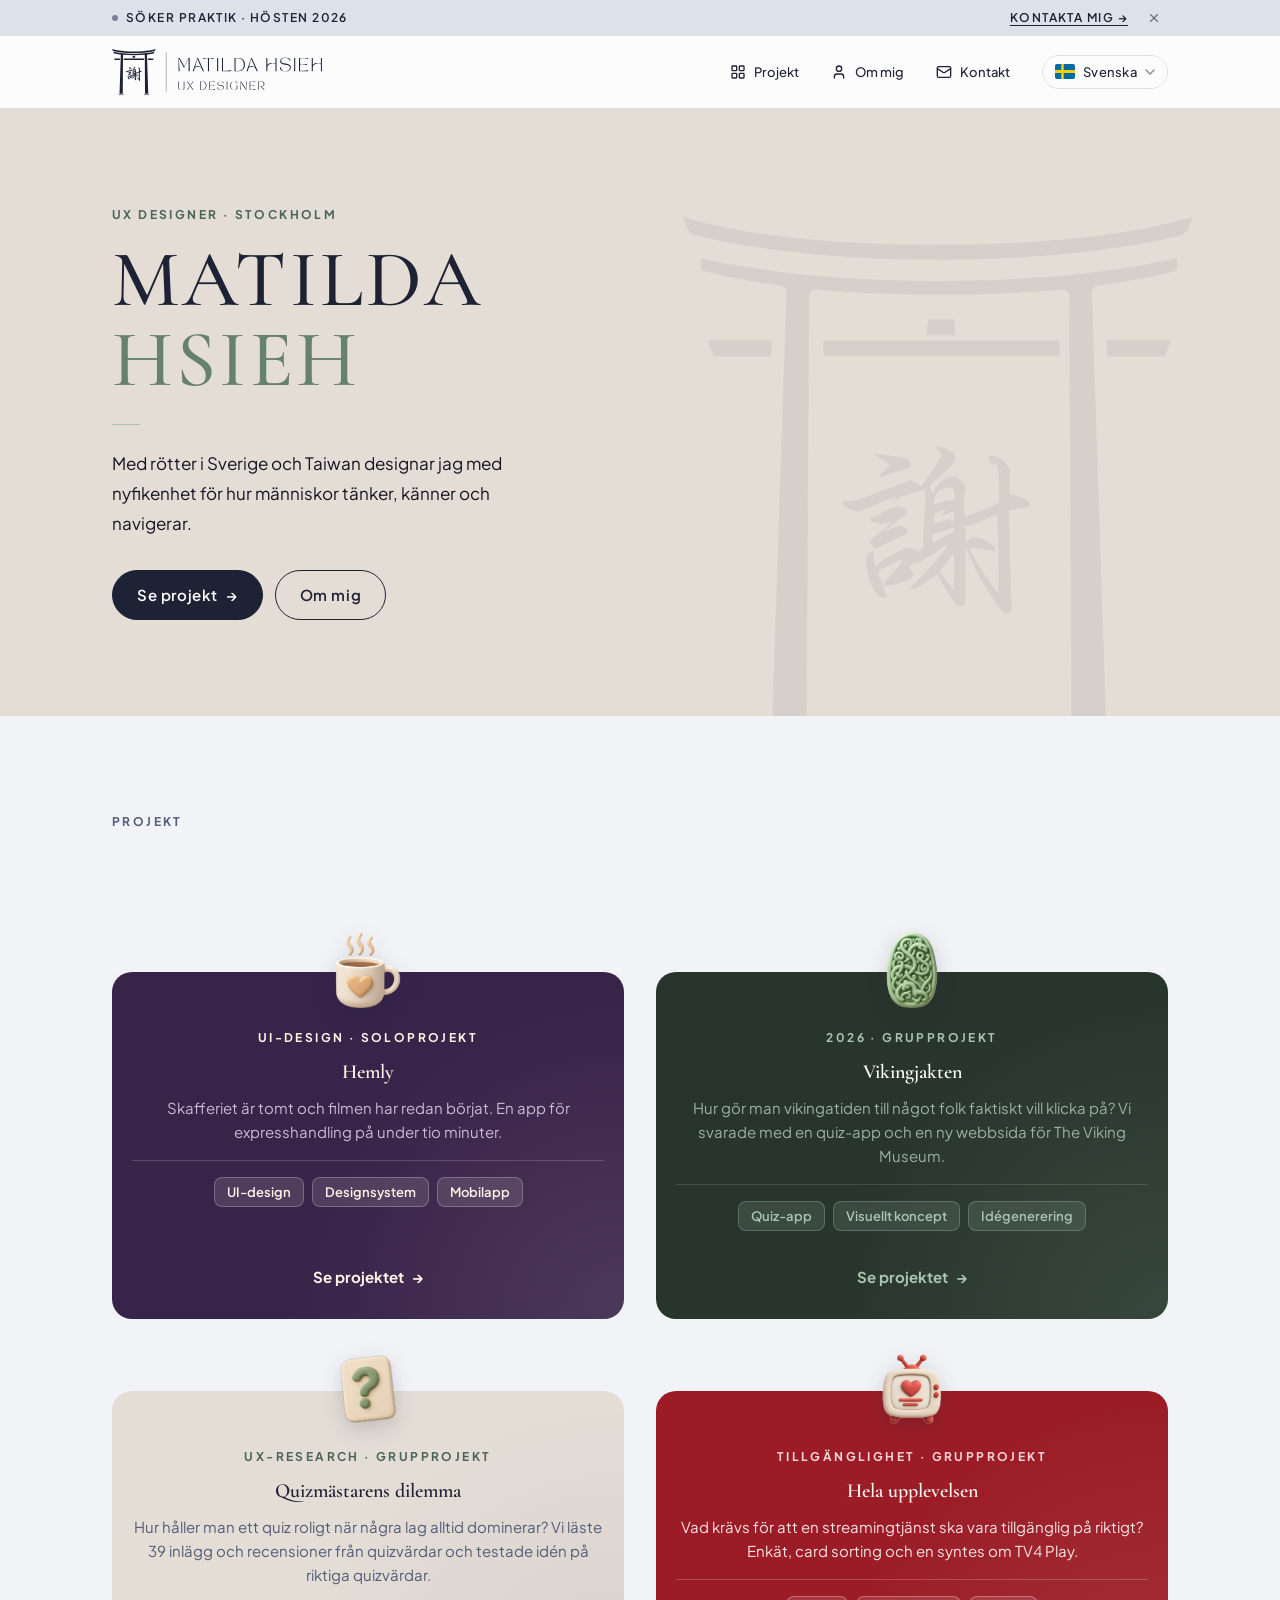
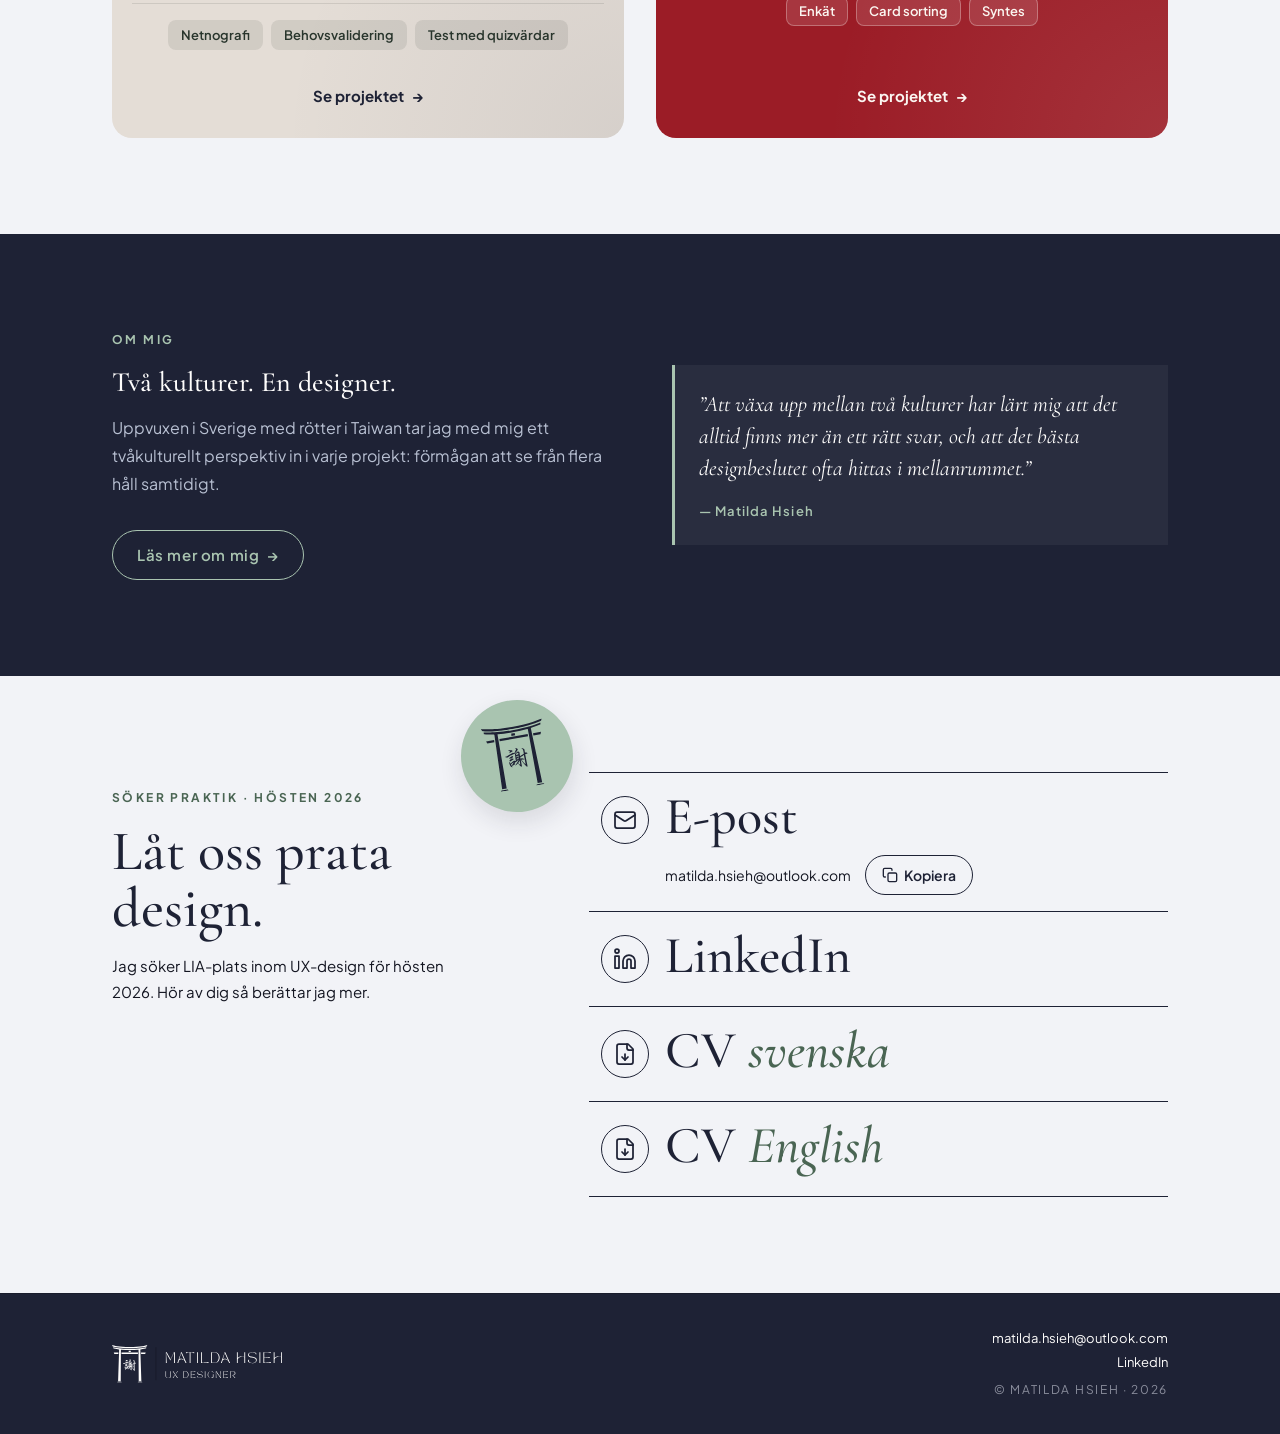
<file: index.html>
<!DOCTYPE html>
<html lang="sv">
<head>
  <meta charset="UTF-8">
  <meta name="viewport" content="width=device-width, initial-scale=1.0">
  <title>Matilda Hsieh · UX Designer</title>
  <meta name="description" content="Matilda Hsieh – UX-designstudent vid Nackademin Stockholm med rötter i Sverige och Taiwan. Söker LIA-plats hösten 2026." data-i18n-attr="content:meta-description">

  <!-- Link preview when the site is shared (LinkedIn, Slack, iMessage and others) -->
  <meta property="og:type" content="website">
  <meta property="og:url" content="https://matildahsieh.github.io">
  <meta property="og:title" content="Matilda Hsieh, UX Designer">
  <meta property="og:description" content="Portfolio med research, skisser och beslut bakom mina projekt.">
  <meta property="og:image" content="https://matildahsieh.github.io/assets/thumbnail.png">
  <meta name="twitter:card" content="summary_large_image">

  <link rel="icon" href="assets/favicon.svg?v=2" type="image/svg+xml">
  <link rel="icon" href="assets/favicon-32.png?v=2" type="image/png" sizes="32x32">
  <link rel="apple-touch-icon" href="assets/apple-touch-icon.png?v=2">
  <meta name="theme-color" content="#1E2235">

  <link rel="preconnect" href="https://fonts.googleapis.com">
  <link rel="preconnect" href="https://fonts.gstatic.com" crossorigin>
  <link href="https://fonts.googleapis.com/css2?family=Cormorant+Garamond:wght@400;500;600&family=Plus+Jakarta+Sans:wght@400;500;600;700&family=Tenor+Sans&display=swap" rel="stylesheet">
  <!-- Visitor tracking. Open any page with ?notrack once to stop counting this browser, ?track to turn it back on. -->
  <script>
    (function () {
      try {
        var q = location.search;
        if (/[?&]notrack(=|&|$)/.test(q)) localStorage.setItem('mh-notrack', '1');
        if (/[?&]track(=|&|$)/.test(q)) localStorage.removeItem('mh-notrack');
        if (localStorage.getItem('mh-notrack')) return;
      } catch (e) { /* storage blocked: track as normal */ }
      var s = document.createElement('script');
      s.defer = true;
      s.src = 'https://portfolio-analytics.traffic-dashboard.workers.dev/t.js';
      document.head.appendChild(s);
    })();
  </script>
  <style>
    /* ==========================================================
       DESIGN TOKENS
       ========================================================== */
    :root {
      /* Colors — design system */
      --bg-primary: #F2F3F7;
      --bg-secondary: #DDE1EA;
      --bg-warm: #E4DDD6;
      --bg-jade-light: #E3EEE5;
      --brand-dark: #1E2235;
      --brand-mid: #76809D;
      --jade-500: #A9C4B0;
      --jade-dark: #28352C;
      --off-white: #FEFDFC;
      --text-primary: #05070B;
      --text-secondary: #131521;
      --text-muted: #76809D;

      /* Supporting colors */
      --jade-600: #66816E;          /* jade for large text on light backgrounds (≥3:1) */
      --jade-700: #4A6553;          /* jade for small text on light backgrounds (≥4.5:1) */
      --jade-border: #D0E1D4;
      --text-muted-aa: #535C78;     /* muted small text on light backgrounds (≥4.5:1) */
      --contact-bg: #565F7C;        /* deepened brand-mid so contact text passes AA */
      --text-on-dark-muted: #B8C0D2;
      --footer-text: #8A8D9C;
      --footer-border: #191C2C;
      --brand-dark-hover: #12152A;
      --jade-hover: #97B39F;
      --text-on-forest-muted: #9DB0A2;
      --hemly-plum: #382349;            /* Hemly brand colours, from the project */
      --hemly-cream: #FFF4E8;
      --hemly-cream-hover: #F2E3D2;
      --text-on-plum-muted: #C9BBD3;    /* 8:1 on plum */  /* muted text on jade-dark, 5.6:1 */

      /* Typography */
      --font-display: 'Cormorant Garamond', 'Times New Roman', serif;
      --font-body: 'Plus Jakarta Sans', system-ui, -apple-system, 'Segoe UI', sans-serif;
      --font-logo: 'Tenor Sans', 'Cormorant Garamond', serif;
      --max-text: 560px;

      /* Spacing — 4pt system */
      --space-1: 4px;
      --space-2: 8px;
      --space-3: 12px;
      --space-4: 16px;
      --space-5: 24px;
      --space-6: 32px;
      --space-7: 48px;
      --space-8: 64px;
      --space-9: 96px;

      /* Radii */
      --radius-sm: 8px;    /* tags and small elements */
      --radius-md: 20px;   /* cards */
      --radius-lg: 50px;   /* buttons (pill) */

      --container: 1120px;
      --nav-height: 72px;
      --ease: 0.2s ease;
    }

    /* ==========================================================
       BASE
       ========================================================== */
    *, *::before, *::after { box-sizing: border-box; }

    html {
      scroll-behavior: smooth;
      -webkit-text-size-adjust: 100%;
    }
    @media (prefers-reduced-motion: reduce) {
      html { scroll-behavior: auto; }
      *, *::before, *::after {
        transition: none !important;
        transform: none !important;
      }
    }

    body {
      margin: 0;
      font-family: var(--font-body);
      font-size: 16px;
      line-height: 1.6;
      color: var(--text-secondary);
      background: var(--bg-primary);
      -webkit-font-smoothing: antialiased;
    }

    h1, h2, h3, p, blockquote, figure { margin: 0; }
    ul { margin: 0; padding: 0; list-style: none; }
    a { color: inherit; }
    svg { display: block; }

    section[id], main[id] { scroll-margin-top: var(--nav-height); }

    .container {
      width: 100%;
      max-width: var(--container);
      margin: 0 auto;
      padding: 0 var(--space-6);
    }

    .sr-only {
      position: absolute;
      width: 1px; height: 1px;
      padding: 0; margin: -1px;
      overflow: hidden;
      clip: rect(0, 0, 0, 0);
      white-space: nowrap;
      border: 0;
    }

    .skip-link {
      position: absolute;
      left: var(--space-4);
      top: -100px;
      z-index: 200;
      padding: var(--space-3) var(--space-4);
      background: var(--brand-dark);
      color: var(--off-white);
      font-size: 14px;
      font-weight: 600;
      text-decoration: none;
    }
    .skip-link:focus { top: var(--space-4); }

    [tabindex="-1"]:focus { outline: none; }

    :focus-visible {
      outline: 2px solid var(--brand-dark);
      outline-offset: 3px;
    }
    .on-dark :focus-visible,
    .on-dark:focus-visible {
      outline-color: var(--jade-500);
    }

    /* Shared text styles */
    .eyebrow {
      display: block;
      font-family: var(--font-body);
      font-size: 12px;
      font-weight: 700;
      letter-spacing: 0.2em;
      text-transform: uppercase;
      margin-bottom: var(--space-4);
    }

    .section {
      padding: var(--space-9) 0;
    }

    .section-title {
      font-family: var(--font-display);
      font-weight: 500;
      line-height: 1.15;
      color: var(--brand-dark);
    }

    /* ==========================================================
       BUTTONS
       ========================================================== */
    .btn {
      display: inline-flex;
      align-items: center;
      justify-content: center;
      gap: var(--space-2);
      min-height: 44px;
      padding: var(--space-3) var(--space-5);
      font-family: var(--font-body);
      font-size: 15px;
      font-weight: 600;
      letter-spacing: 0.04em;
      text-decoration: none;
      border: 1px solid transparent;
      border-radius: var(--radius-lg);
      cursor: pointer;
      transition: all 0.2s ease;
    }
    .btn .arrow { transition: transform var(--ease); }
    .btn:hover .arrow { transform: translateX(3px); }

    .btn-primary {
      background: var(--brand-dark);
      color: var(--off-white);
      border-color: var(--brand-dark);
    }
    .btn-primary:hover {
      background: var(--brand-dark-hover);
      border-color: var(--brand-dark-hover);
      transform: translateY(-1px);
      box-shadow: 0 4px 12px rgba(0, 0, 0, 0.15);
    }

    .btn-secondary {
      background: transparent;
      color: var(--brand-dark);
      border-color: var(--brand-dark);
    }
    /* Outline buttons: fill with their border color at 10% */
    .btn-secondary:hover,
    .btn-jade:hover,
    .btn-light:hover { transform: translateY(-1px); }
    .btn-secondary:hover { background: rgba(30, 34, 53, 0.1); }

    .btn-jade {
      background: transparent;
      color: var(--jade-500);
      border-color: var(--jade-500);
    }
    .btn-jade:hover { background: rgba(169, 196, 176, 0.1); }

    .btn-light {
      background: transparent;
      color: var(--off-white);
      border-color: var(--off-white);
    }
    .btn-light:hover { background: rgba(254, 253, 252, 0.1); }

    .btn-group {
      display: flex;
      flex-wrap: wrap;
      gap: var(--space-3);
    }

    /* ==========================================================
       1. ANNOUNCEMENT BANNER
       ========================================================== */
    .banner {
      background: var(--bg-secondary);
      color: var(--brand-dark);
      font-size: 12px;
      font-weight: 600;
      letter-spacing: 0.12em;
      text-transform: uppercase;
    }
    .banner[hidden] { display: none; }
    .banner-inner {
      display: flex;
      align-items: center;
      justify-content: space-between;
      gap: var(--space-4);
      min-height: 36px;
    }
    .banner-status {
      display: flex;
      align-items: center;
      gap: var(--space-2);
      margin: 0;
    }
    .banner-dot {
      width: 6px;
      height: 6px;
      border-radius: 50%;
      background: var(--brand-mid);
      flex-shrink: 0;
    }
    .banner-actions {
      display: flex;
      align-items: center;
      gap: var(--space-3);
    }
    .banner-link {
      color: var(--brand-dark);
      text-decoration: underline;
      text-underline-offset: 3px;
    }
    .banner-link:hover { text-decoration-thickness: 2px; }
    .banner-close {
      display: grid;
      place-items: center;
      width: 28px;
      height: 28px;
      padding: 0;
      background: transparent;
      border: 0;
      color: var(--brand-dark);
      cursor: pointer;
      opacity: 0.6;
      transition: opacity 0.15s ease;
    }
    .banner-close:hover,
    .banner-close:focus-visible { opacity: 1; }
    /* Bigger tap areas without making the banner taller */
    .banner-link, .banner-close { position: relative; }
    .banner-link::after { content: ""; position: absolute; inset: -14px -8px; }
    .banner-close::after { content: ""; position: absolute; inset: -8px; }
    /* Keep the banner on one line on small phones */
    @media (max-width: 480px) {
      .banner { letter-spacing: 0; text-transform: none; }
      .banner-link { white-space: nowrap; }
      .banner-inner, .banner-actions { gap: 8px; }
    }

    /* ==========================================================
       2. NAVBAR
       ========================================================== */
    .site-header {
      position: sticky;
      top: 0;
      z-index: 100;
      background: rgba(254, 253, 252, 0.92);
      border-bottom: 1px solid var(--bg-secondary);
      transition: background-color var(--ease), box-shadow var(--ease);
    }
    .site-header.is-scrolled {
      background: rgba(254, 253, 252, 0.97);
      -webkit-backdrop-filter: blur(12px);
      backdrop-filter: blur(12px);
      box-shadow: 0 1px 12px rgba(30, 34, 53, 0.06);
    }
    .nav-inner {
      display: flex;
      align-items: center;
      justify-content: space-between;
      height: var(--nav-height);
    }

    /* Logo lockup: one vector file (assets/logo.svg) drawn in currentColor */
    .logo {
      display: inline-flex;
      align-items: center;
      color: var(--brand-dark);
      text-decoration: none;
    }
    .logo-svg {
      display: block;
      width: 210px;               /* lockup is 4.54 : 1, so about 46px tall */
      height: auto;
      overflow: visible;
    }
    .logo--small { color: var(--off-white); }
    .logo--small .logo-svg { width: 170px; }

    /* Torii colors are variables so the same symbol works as a faded ghost */
    .torii-ghost {
      --torii-fill: currentColor;
      --torii-stroke: none;
      --torii-feet: currentColor;
    }

    /* Nav links */
    .nav-links {
      display: flex;
      align-items: center;
      gap: var(--space-6);
    }
    .nav-link {
      position: relative;
      display: inline-flex;
      align-items: center;
      gap: var(--space-2);
      padding: var(--space-2) 0;
      font-size: 13px;
      font-weight: 500;
      color: var(--brand-dark);
      text-decoration: none;
    }
    .nav-link svg { width: 16px; height: 16px; }
    .nav-link::after {
      content: "";
      position: absolute;
      left: 0;
      bottom: 0;
      width: 0;
      height: 2px;
      background: var(--jade-500);
      transition: width 0.2s ease;
    }
    .nav-link:hover::after,
    .nav-link.is-active::after { width: 100%; }

    /* Language dropdown */
    .lang-dropdown {
      position: relative;
    }
    .lang-btn {
      display: inline-flex;
      align-items: center;
      gap: var(--space-2);
      padding: var(--space-2) var(--space-3);
      font-family: var(--font-body);
      font-size: 13px;
      font-weight: 500;
      color: var(--brand-dark);
      background: transparent;
      border: 1px solid var(--bg-secondary);
      border-radius: var(--radius-lg);
      cursor: pointer;
      transition: all 0.2s ease;
      white-space: nowrap;
    }
    .lang-btn:hover,
    .lang-btn[aria-expanded="true"] {
      background: var(--bg-secondary);
    }
    .lang-flag {
      display: inline-block;
      width: 20px;
      height: 15px;
      border-radius: 2px;
      overflow: hidden;
      flex-shrink: 0;
      vertical-align: middle;
    }
    .lang-flag svg {
      width: 100%;
      height: 100%;
      object-fit: cover;
      display: block;
    }
    .lang-label { letter-spacing: 0.02em; }
    .lang-chevron {
      width: 10px;
      height: 10px;
      opacity: 0.5;
      transition: transform 0.2s ease;
    }
    .lang-btn[aria-expanded="true"] .lang-chevron {
      transform: rotate(180deg);
    }
    .lang-menu {
      display: none;
      position: absolute;
      top: calc(100% + 8px);
      right: 0;
      min-width: 140px;
      background: var(--off-white);
      border: 1px solid var(--bg-secondary);
      border-radius: var(--radius-sm);
      box-shadow: 0 8px 24px rgba(30,34,53,0.10);
      overflow: hidden;
      z-index: 200;
    }
    .lang-menu.is-open { display: block; }
    .lang-option {
      display: flex;
      align-items: center;
      gap: var(--space-3);
      width: 100%;
      padding: 10px var(--space-4);
      font-family: var(--font-body);
      font-size: 13px;
      font-weight: 500;
      color: var(--brand-dark);
      background: transparent;
      border: 0;
      cursor: pointer;
      text-align: left;
      transition: background 0.15s ease;
    }
    .lang-option:hover { background: var(--bg-secondary); }
    .lang-option.is-active {
      color: var(--jade-700);
      font-weight: 600;
    }
    .lang-option .lang-flag { width: 22px; height: 16px; }
    .lang-option:focus {
      outline: 2px solid var(--jade-600);
      outline-offset: -2px;
      background: var(--bg-secondary);
    }

    .nav-toggle {
      display: none;
      place-items: center;
      width: 44px;
      height: 44px;
      padding: 0;
      background: transparent;
      border: 0;
      color: var(--brand-dark);
      cursor: pointer;
    }
    .nav-toggle svg { width: 24px; height: 24px; }
    .nav-toggle .icon-close { display: none; }
    .nav-toggle[aria-expanded="true"] .icon-open { display: none; }
    .nav-toggle[aria-expanded="true"] .icon-close { display: block; }

    /* ==========================================================
       3. HERO
       ========================================================== */
    .hero {
      position: relative;
      overflow: hidden;
      background: var(--bg-warm);
      padding: var(--space-9) 0;
    }
    .hero-ghost {
      position: absolute;
      /* Follows the content's right edge on wide screens instead of the window edge */
      right: max(-40px, calc((100% - var(--container)) / 2));
      bottom: -60px;
      width: min(520px, 60vw);
      height: auto;
      color: var(--brand-dark);
      opacity: 0.07;
      pointer-events: none;
    }
    .hero-content { position: relative; }
    .hero .eyebrow { color: var(--jade-700); }
    .hero-title {
      font-family: var(--font-display);
      font-size: 80px;
      font-weight: 500;
      line-height: 1;
      letter-spacing: 0.04em;
    }
    .hero-title span { display: block; }
    .hero-title-first { color: var(--brand-dark); }
    .hero-title-last { color: var(--jade-600); }
    .accent-line {
      width: 28px;
      height: 1px;
      background: var(--jade-500);
      margin: var(--space-5) 0;
      border: 0;
    }
    .hero-text {
      max-width: 420px;
      font-size: 17px;
      line-height: 1.75;
      color: var(--text-secondary);
      margin-bottom: var(--space-6);
    }

    /* ==========================================================
       4. PROJEKT
       ========================================================== */
    .projects { background: var(--bg-primary); }
    .projects .eyebrow { color: var(--text-muted-aa); }
    .projects .section-title {
      font-size: 32px;
      margin-bottom: var(--space-7);
    }
    .project-grid {
      display: grid;
      grid-template-columns: repeat(2, 1fr);   /* four cases: two by two */
      gap: var(--space-6);
    }

    /* "Breaking out" cards: the icon floats above the card's top edge */
    .project-card-wrapper {
      position: relative;
      display: flex;
      flex-direction: column;
      padding-top: 40px;
      transition: transform 0.8s cubic-bezier(0.34, 1.45, 0.64, 1);   /* soft jump with a small bounce */
    }
    .card-icon-float {
      position: absolute;
      top: 0;
      left: 0;
      right: 0;               /* centered without transform, so reduced-motion's transform:none can't shift it */
      z-index: 2;
      display: flex;
      justify-content: center;
      align-items: flex-end;
      pointer-events: none;
      gap: 4px;
    }
    .card-icon-circle {
      display: flex;
      align-items: center;
      justify-content: center;
      width: 56px;
      height: 56px;
      background: var(--bg-warm);
      border: 3px solid var(--bg-primary);
      border-radius: 50%;
      font-size: 28px;
      color: var(--jade-dark);
    }
    .card-icon-circle svg { width: 28px; height: 28px; }
    /* 3D icons float freely above the card, with a soft shadow for depth */
    .card-icon-3d {
      display: block;
      width: 76px;
      height: 76px;
      object-fit: contain;
      filter: drop-shadow(0 6px 10px rgba(30, 34, 53, 0.18));
    }
    .card-icon-image {
      display: block;
      box-shadow: 0 4px 16px rgba(0, 0, 0, 0.15);
    }

    .project-card {
      position: relative;
      overflow: hidden;
      flex: 1;
      display: flex;
      flex-direction: column;
      align-items: center;
      padding: 56px 20px 20px;   /* room for the 76px floating icon */
      text-align: center;
      border-radius: var(--radius-md);
      transition: box-shadow 0.8s cubic-bezier(0.22, 0.61, 0.36, 1);
    }
    /* Subtle radial gradient in the bottom corner for depth */
    .project-card::after {
      content: "";
      position: absolute;
      inset: 0;
      background: radial-gradient(circle at 100% 100%, var(--card-glow) 0%, transparent 55%);
      pointer-events: none;
    }
    .project-card > * { position: relative; z-index: 1; }

    .project-card-wrapper:hover,
    .project-card-wrapper:focus-within { transform: translateY(-20px); }
    .project-card-wrapper:hover .project-card,
    .project-card-wrapper:focus-within .project-card {
      box-shadow: 0 34px 60px rgba(30, 34, 53, 0.16);
    }

    .project-meta {
      font-size: 12px;
      font-weight: 700;
      letter-spacing: 0.2em;
      text-transform: uppercase;
      margin-bottom: var(--space-2);
    }
    .project-title {
      font-family: var(--font-display);
      font-size: 20px;
      font-weight: 600;
      margin-bottom: var(--space-2);
    }
    .project-desc {
      font-size: 15px;
      line-height: 1.6;
      max-width: var(--max-text);
      margin-bottom: var(--space-4);
    }
    .project-divider {
      width: 100%;
      height: 1px;
      margin: 0 0 var(--space-4);
      border: 0;
    }
    .tags {
      display: flex;
      flex-wrap: wrap;
      justify-content: center;
      gap: var(--space-2);
      margin-bottom: var(--space-5);
    }
    .tag {
      padding: var(--space-1) var(--space-3);
      font-size: 13px;
      font-weight: 600;
      border: 1px solid transparent;
      border-radius: var(--radius-sm);
    }
    .project-card .btn { margin-top: auto; }
    /* The whole card is clickable: the "Se projektet" link stretches over it */
    .project-card { cursor: pointer; }
    .card-link {
      margin-top: auto;
      display: inline-flex; align-items: center; gap: 8px;
      min-height: 44px;
      font-size: 15px; font-weight: 700;
      color: inherit; text-decoration: none;
      background: linear-gradient(currentColor, currentColor) left calc(100% - 8px) / 0 2px no-repeat;
      transition: background-size 0.6s cubic-bezier(0.22, 0.61, 0.36, 1);
    }
    .card-link .arrow { transition: transform 0.6s cubic-bezier(0.22, 0.61, 0.36, 1); }
    .card-link::after { content: ""; position: absolute; inset: 0; z-index: 2; border-radius: inherit; }
    .project-card:hover .card-link, .card-link:focus-visible { background-size: 100% 2px; }
    .project-card:hover .card-link .arrow, .card-link:focus-visible .arrow { transform: translateX(4px); }
    .project-card > .card-link { position: static; }
    .project-card--plum .card-link { color: var(--hemly-cream); }
    .project-card--warm .card-link { color: var(--brand-dark); }
    .project-card--forest .card-link { color: var(--jade-500); }

    /* Card — Hemly (plum, the project's own brand colours) */
    .card-icon-circle--hemly {
      background: var(--hemly-cream);
      color: var(--hemly-plum);
    }
    .project-card--plum {
      --card-glow: rgba(255, 244, 232, 0.10);
      background: var(--hemly-plum);
      color: var(--hemly-cream);
    }
    .project-card--plum .project-meta { color: var(--hemly-cream); }
    .project-card--plum .project-title { color: var(--hemly-cream); }
    .project-card--plum .project-desc { color: var(--text-on-plum-muted); }
    .project-card--plum .project-divider { background: rgba(255, 244, 232, 0.18); }
    .project-card--plum .tag {
      background: rgba(255, 244, 232, 0.12);
      color: var(--hemly-cream);
      border-color: rgba(255, 244, 232, 0.25);
    }
    .project-card--plum .btn-primary {
      background: var(--hemly-cream);
      border-color: var(--hemly-cream);
      color: var(--hemly-plum);
    }
    .project-card--plum .btn-primary:hover {
      background: var(--hemly-cream-hover);
      border-color: var(--hemly-cream-hover);
    }
    .project-card--plum :focus-visible { outline-color: var(--hemly-cream); }

    /* Card 3 — Quizprojekt (warm) */
    .project-card--warm {
      --card-glow: rgba(30, 34, 53, 0.07);
      background: var(--bg-warm);
    }
    .project-card--warm .project-meta { color: var(--jade-700); }        /* #66816E is 3.2:1 here */
    .project-card--warm .project-title { color: var(--brand-dark); }
    .project-card--warm .project-desc { color: var(--text-muted-aa); }   /* #76809D is 2.9:1 here */
    .project-card--warm .project-divider { background: rgba(40, 53, 44, 0.12); }
    .project-card--warm .tag {
      background: rgba(40, 53, 44, 0.1);
      color: var(--jade-dark);
    }

    /* Card 4 — Hela upplevelsen (broadcast red) */
    .project-card--red {
      --card-glow: rgba(251, 246, 241, 0.10);
      background: #9B1C26;
      color: #FBF6F1;
    }
    .project-card--red .project-meta { color: #F6D7DA; }
    .project-card--red .project-title { color: #FBF6F1; }
    .project-card--red .project-desc { color: #F7E4E6; }
    .project-card--red .project-divider { background: rgba(251, 246, 241, 0.22); }
    .project-card--red .tag {
      background: rgba(251, 246, 241, 0.12);
      color: #FBF6F1;
      border-color: rgba(251, 246, 241, 0.3);
    }
    .project-card--red .card-link { color: #FBF6F1; }
    .project-card--red :focus-visible { outline-color: #FBF6F1; }

    /* Card 3 — Vikingjakten (forest green) */
    .project-card--forest {
      --card-glow: rgba(169, 196, 176, 0.12);
      background: var(--jade-dark);
      color: var(--off-white);
    }
    .project-card--forest .project-meta { color: var(--jade-500); }
    .project-card--forest .project-title { color: var(--off-white); }
    .project-card--forest .project-desc { color: var(--text-on-forest-muted); }
    .project-card--forest .project-divider { background: rgba(169, 196, 176, 0.2); }
    .project-card--forest .tag {
      background: rgba(169, 196, 176, 0.15);
      color: var(--jade-500);
      border-color: rgba(169, 196, 176, 0.3);
    }
    .project-card--forest .btn-primary {
      background: var(--jade-500);
      border-color: var(--jade-500);
      color: var(--jade-dark);
    }
    .project-card--forest .btn-primary:hover {
      background: var(--jade-hover);
      border-color: var(--jade-hover);
    }
    .project-card--forest :focus-visible { outline-color: var(--jade-500); }

    /* ==========================================================
       5. OM MIG SNIPPET
       ========================================================== */
    .about {
      background: var(--brand-dark);
      color: var(--off-white);
    }
    .about-grid {
      display: grid;
      grid-template-columns: 1fr 1fr;
      gap: var(--space-8);
      align-items: center;
    }
    .about .eyebrow { color: var(--jade-500); }
    .about .section-title {
      font-size: 28px;
      color: var(--off-white);
      margin-bottom: var(--space-4);
    }
    .about-text {
      max-width: var(--max-text);
      font-size: 16px;
      line-height: 1.75;
      color: var(--text-on-dark-muted);
      margin-bottom: var(--space-6);
    }
    .quote {
      background: rgba(255, 255, 255, 0.05);
      border-left: 3px solid var(--jade-500);
      padding: var(--space-5);
    }
    .quote blockquote p {
      font-family: var(--font-display);
      font-size: 22px;
      font-style: italic;
      line-height: 1.45;
      color: var(--off-white);
    }
    .quote figcaption {
      margin-top: var(--space-4);
      font-size: 13px;
      font-weight: 600;
      letter-spacing: 0.08em;
      color: var(--jade-500);
    }

    /* ==========================================================
       6. KONTAKT
       ========================================================== */
    /* Contact: editorial index of links, with the torii as a jade stamp */
    .contact { background: var(--bg-primary); }
    .contact-stage {
      display: grid;
      grid-template-columns: minmax(0, 5fr) minmax(0, 7fr);
      gap: var(--space-8);
      align-items: start;
    }
    .contact-intro { position: relative; padding-top: var(--space-4); }
    .contact-stamp {
      position: absolute;
      top: -72px;
      right: -48px;
      width: 112px;
      height: 112px;
      border-radius: 50%;
      background: var(--jade-500);
      display: flex;
      align-items: center;
      justify-content: center;
      transform: rotate(-10deg);
      box-shadow: 0 10px 24px rgba(30, 34, 53, 0.12);
    }
    .contact-stamp svg { width: 62px; height: auto; color: var(--brand-dark); }
    .contact .eyebrow { color: var(--jade-700); }
    .contact .section-title {
      font-size: 56px;
      line-height: 1.02;
      color: var(--brand-dark);
      margin-bottom: var(--space-4);
      max-width: 12ch;
    }
    .contact-text {
      max-width: 360px;
      margin: 0;
      font-size: 15px;
      line-height: 1.7;
      color: var(--text-secondary);
    }
    .contact-index { list-style: none; margin: 0; padding: 0; border-bottom: 1px solid var(--brand-dark); }
    .contact-index li { border-top: 1px solid var(--brand-dark); }
    .contact-row {
      display: grid;
      grid-template-columns: 48px minmax(0, 1fr);
      align-items: center;
      gap: var(--space-4);
      padding: 18px 12px;
      color: var(--brand-dark);
      text-decoration: none;
    }
    .contact-icon { display: flex; align-items: center; justify-content: center; width: 48px; height: 48px; border-radius: 50%; border: 1px solid var(--brand-dark); color: var(--brand-dark); transition: background 0.25s ease, color 0.25s ease; }
    .contact-word { font-family: var(--font-display); font-size: clamp(32px, 4.4vw, 52px); font-weight: 500; line-height: 1; }
    .contact-word em { font-style: italic; color: var(--jade-700); }
    /* Hover: a line draws in under the word and the icon turns dark */
    .contact-word {
      justify-self: start;
      padding-bottom: 6px;
      background: linear-gradient(currentColor, currentColor) left bottom / 0 2px no-repeat;
      transition: background-size 0.35s ease;
    }
    .contact-row:hover .contact-word, .contact-row:focus-visible .contact-word { background-size: 100% 2px; }
    .contact-row:hover .contact-icon, .contact-row:focus-visible .contact-icon { background: var(--brand-dark); color: var(--jade-500); }
    .contact-copy-btn {
      display: inline-flex; align-items: center; gap: 6px;
      min-height: 40px; padding: 0 16px;
      font: 600 14px var(--font-body); color: var(--brand-dark); text-decoration: none;
      background: transparent; border: 1px solid var(--brand-dark); border-radius: 50px;
    }
    .contact-copy-btn:hover { background: var(--brand-dark); color: var(--off-white); }
    .contact :focus-visible { outline-color: var(--brand-dark); }
    .contact-split .contact-row { padding-bottom: 6px; }
    .contact-email-line {
      display: flex; flex-wrap: wrap; align-items: center; gap: 8px 14px;
      padding: 0 12px 16px 76px;
      font-size: 14px; color: var(--text-secondary);
    }

    /* ==========================================================
       7. FOOTER
       ========================================================== */
    .site-footer {
      background: var(--brand-dark);
      border-top: 1px solid var(--footer-border);
      padding: var(--space-6) 0;
    }
    .footer-inner {
      display: flex;
      align-items: center;
      justify-content: space-between;
      gap: var(--space-5);
    }
    .footer-meta {
      text-align: right;
      font-size: 12px;
      line-height: 1.7;
      color: var(--footer-text);
    }
    .footer-meta p:first-child { letter-spacing: 0.14em; }

    /* Footer contact: email (click to copy) + LinkedIn */
    .footer-contact {
      text-align: right;
      font-size: 13px;
      line-height: 1.9;
      color: var(--footer-text);
    }
    .footer-contact a {
      color: var(--off-white);
      text-decoration: none;
      transition: color var(--ease);
    }
    .footer-contact a:hover {
      color: var(--jade-500);
      text-decoration: underline;
      text-underline-offset: 3px;
    }
    .footer-contact__copy { margin-top: var(--space-1); font-size: 12px; letter-spacing: 0.14em; }

    /* "Copied" toast — centred without transform so reduced-motion can't shift it */
    .copy-toast {
      position: fixed;
      left: 0;
      right: 0;
      bottom: var(--space-6);
      width: max-content;
      max-width: calc(100% - 32px);
      margin: 0 auto;
      padding: 10px 20px;
      background: var(--jade-700);      /* #66816E is 3.9:1 with white; this passes AA */
      color: var(--off-white);
      font-size: 14px;
      font-weight: 600;
      border-radius: var(--radius-lg);
      box-shadow: 0 4px 16px rgba(0, 0, 0, 0.15);
      opacity: 0;
      pointer-events: none;
      transition: opacity 0.2s ease;
      z-index: 300;
    }
    .copy-toast.show { opacity: 1; }
    @media (max-width: 768px) {
      .footer-contact { text-align: left; }
    }

    /* ==========================================================
       RESPONSIVE — 768px
       ========================================================== */
    @media (max-width: 768px) {
      :root { --nav-height: 64px; }

      .container { padding: 0 var(--space-4); }
      .section { padding: var(--space-8) 0; }

      .logo-svg { width: 160px; }
      .logo--small .logo-svg { width: 150px; }

      .nav-toggle { display: grid; }
      .nav-links {
        position: absolute;
        top: 100%;
        left: 0;
        right: 0;
        flex-direction: column;
        align-items: stretch;
        gap: 0;
        padding: var(--space-2) var(--space-4) var(--space-4);
        background: var(--off-white);
        border-bottom: 1px solid var(--bg-secondary);
        box-shadow: 0 8px 16px rgba(30, 34, 53, 0.06);
        display: none;
      }
      .nav-links.is-open { display: flex; }
      .nav-link {
        width: 100%;
        padding: var(--space-4) 0;
        font-size: 15px;
        border-bottom: 1px solid var(--bg-secondary);
      }
      .nav-links li:last-child .nav-link { border-bottom: 0; }
      .nav-link::after { bottom: -1px; }
      .nav-link:hover::after,
      .nav-link.is-active::after { width: 48px; }

      /* Lang dropdown in mobile menu */
      .lang-item {
        padding: var(--space-3) 0;
        border-bottom: 1px solid var(--bg-secondary);
      }
      .lang-btn {
        font-size: 15px;
        padding: var(--space-2) 0;
        border: 0;
        border-radius: 0;
      }
      .lang-btn:hover { transform: none; background: transparent; }
      /* Show dropdown inline on mobile */
      .lang-menu {
        position: static !important;
        display: none;
        box-shadow: none !important;
        border: 0 !important;
        background: transparent !important;
        min-width: 0 !important;
        padding: var(--space-2) 0 0;
      }
      .lang-menu.is-open { display: block; }
      .lang-option {
        padding: var(--space-2) 0 !important;
        font-size: 15px !important;
      }
      .lang-option:hover { background: transparent !important; }

      .hero { padding: var(--space-8) 0; }
      .hero-title { font-size: 56px; }
      .hero-ghost { width: 300px; right: -60px; bottom: -40px; }

      .project-grid,
      .about-grid { grid-template-columns: 1fr; }
      .about-grid { gap: var(--space-7); }

      .contact-stage { grid-template-columns: 1fr; gap: var(--space-6); }
      .contact .section-title { font-size: 40px; }
      .contact-stamp { position: relative; top: 0; right: auto; width: 84px; height: 84px; margin-bottom: var(--space-4); }
      .contact .section-title { max-width: none; }
      .contact-stamp svg { width: 46px; }
      .contact-row { grid-template-columns: 40px minmax(0, 1fr); gap: var(--space-3); padding: 16px 4px; }
      .contact-icon { width: 40px; height: 40px; }
      .contact-icon svg { width: 20px; height: 20px; }
      .contact-email-line { padding: 0 4px 16px 56px; }

      .btn-group .btn { flex: 1 1 auto; }

      .footer-inner {
        flex-direction: column;
        align-items: flex-start;
      }
      .footer-meta { text-align: left; }
      .footer-contact { text-align: left; }
    }
  </style>
  <link rel="stylesheet" href="assets/motion.css">
  <script>if (!matchMedia('(prefers-reduced-motion: reduce)').matches) document.documentElement.classList.add('js-motion');</script>
</head>
<body>

  <!-- Reusable SVG symbols -->
  <svg width="0" height="0" style="position:absolute" aria-hidden="true" focusable="false">
    <defs>
      <!-- Flags for the language switcher -->
      <symbol id="flag-se" viewBox="0 0 16 10"><rect width="16" height="10" fill="#006AA7"/><rect x="5" width="2" height="10" fill="#FECC00"/><rect y="4" width="16" height="2" fill="#FECC00"/></symbol>
      <symbol id="flag-gb" viewBox="0 0 60 30"><clipPath id="gb-c"><path d="M0 0v30h60V0z"/></clipPath><clipPath id="gb-t"><path d="M30 15h30v15zv15H0zH0V0zV0h30z"/></clipPath><g clip-path="url(#gb-c)"><path d="M0 0v30h60V0z" fill="#012169"/><path d="M0 0l60 30m0-30L0 30" stroke="#fff" stroke-width="6"/><path d="M0 0l60 30m0-30L0 30" clip-path="url(#gb-t)" stroke="#C8102E" stroke-width="4"/><path d="M30 0v30M0 15h60" stroke="#fff" stroke-width="10"/><path d="M30 0v30M0 15h60" stroke="#C8102E" stroke-width="6"/></g></symbol>
      <!-- Lucide icons -->
      <symbol id="icon-grid" viewBox="0 0 24 24" fill="none" stroke="currentColor" stroke-width="2" stroke-linecap="round" stroke-linejoin="round">
        <rect width="7" height="7" x="3" y="3" rx="1"/><rect width="7" height="7" x="14" y="3" rx="1"/><rect width="7" height="7" x="14" y="14" rx="1"/><rect width="7" height="7" x="3" y="14" rx="1"/>
      </symbol>
      <symbol id="icon-user" viewBox="0 0 24 24" fill="none" stroke="currentColor" stroke-width="2" stroke-linecap="round" stroke-linejoin="round">
        <path d="M19 21v-2a4 4 0 0 0-4-4H9a4 4 0 0 0-4 4v2"/><circle cx="12" cy="7" r="4"/>
      </symbol>
      <symbol id="icon-mail" viewBox="0 0 24 24" fill="none" stroke="currentColor" stroke-width="2" stroke-linecap="round" stroke-linejoin="round">
        <rect width="20" height="16" x="2" y="4" rx="2"/><path d="m22 7-8.97 5.7a1.94 1.94 0 0 1-2.06 0L2 7"/>
      </symbol>
      <symbol id="icon-menu" viewBox="0 0 24 24" fill="none" stroke="currentColor" stroke-width="2" stroke-linecap="round" stroke-linejoin="round">
        <line x1="4" x2="20" y1="6" y2="6"/><line x1="4" x2="20" y1="12" y2="12"/><line x1="4" x2="20" y1="18" y2="18"/>
      </symbol>
      <symbol id="icon-x" viewBox="0 0 24 24" fill="none" stroke="currentColor" stroke-width="2" stroke-linecap="round" stroke-linejoin="round">
        <path d="M18 6 6 18"/><path d="m6 6 12 12"/>
      </symbol>
    </defs>
  </svg>

  <a class="skip-link" href="#main" data-i18n="skip-link">Hoppa till innehållet</a>

  <!-- 1. ANNOUNCEMENT BANNER -->
  <aside class="banner" id="banner" aria-label="Meddelande" data-i18n-attr="aria-label:banner-aria">
    <div class="container banner-inner">
      <p class="banner-status">
        <span class="banner-dot" aria-hidden="true"></span>
        <span data-i18n="banner-status">Söker praktik · Hösten 2026</span>
      </p>
      <div class="banner-actions">
        <a class="banner-link" href="#kontakt" data-i18n="banner-link">Kontakta mig →</a>
        <button class="banner-close" type="button" id="banner-close" aria-label="Stäng meddelandet" data-i18n-attr="aria-label:banner-close-aria">
          <svg width="14" height="14" aria-hidden="true" focusable="false"><use href="#icon-x"/></svg>
        </button>
      </div>
    </div>
  </aside>

  <!-- 2. NAVBAR -->
  <header class="site-header" id="site-header">
    <div class="container nav-inner">
      <a class="logo" href="index.html" aria-label="Matilda Hsieh, UX Designer – startsida" data-i18n-attr="aria-label:logo-aria">
        <svg class="logo-svg" viewBox="0 0 570.2805 125.6367" aria-hidden="true" focusable="false"><use href="assets/logo.svg#logo"/></svg>
      </a>

      <nav aria-label="Huvudmeny" data-i18n-attr="aria-label:nav-aria">
        <button class="nav-toggle" type="button" id="nav-toggle" aria-expanded="false" aria-controls="nav-links">
          <span class="sr-only" data-i18n="nav-toggle-label">Meny</span>
          <svg class="icon-open" aria-hidden="true" focusable="false"><use href="#icon-menu"/></svg>
          <svg class="icon-close" aria-hidden="true" focusable="false"><use href="#icon-x"/></svg>
        </button>
        <ul class="nav-links" id="nav-links">
          <li>
            <a class="nav-link" href="#projekt" data-section="projekt">
              <svg aria-hidden="true" focusable="false"><use href="#icon-grid"/></svg>
              <span data-i18n="nav-projekt">Projekt</span>
            </a>
          </li>
          <li>
            <a class="nav-link" href="om-mig.html">
              <svg aria-hidden="true" focusable="false"><use href="#icon-user"/></svg>
              <span data-i18n="nav-om-mig">Om mig</span>
            </a>
          </li>
          <li>
            <a class="nav-link" href="#kontakt" data-section="kontakt">
              <svg aria-hidden="true" focusable="false"><use href="#icon-mail"/></svg>
              <span data-i18n="nav-kontakt">Kontakt</span>
            </a>
          </li>
          <li class="lang-item lang-dropdown">
            <button class="lang-btn" id="lang-toggle" type="button"
                    aria-expanded="false" aria-controls="lang-menu">
              <span class="sr-only" data-i18n="lang-choose">Välj språk: </span>
              <span class="lang-flag" aria-hidden="true">
                <svg viewBox="0 0 16 10" preserveAspectRatio="none" focusable="false"><use href="#flag-se"/></svg>
              </span>
              <span class="lang-label">Svenska</span>
              <svg class="lang-chevron" viewBox="0 0 10 6" fill="none" aria-hidden="true">
                <path d="M1 1l4 4 4-4" stroke="currentColor" stroke-width="1.5"
                      stroke-linecap="round" stroke-linejoin="round"/>
              </svg>
            </button>
            <ul class="lang-menu" id="lang-menu">
              <li>
                <button class="lang-option is-active" data-lang="sv" lang="sv" type="button" tabindex="-1" aria-current="true">
                  <span class="lang-flag" aria-hidden="true">
                    <svg viewBox="0 0 16 10" preserveAspectRatio="none" focusable="false"><use href="#flag-se"/></svg>
                  </span>
                  Svenska
                </button>
              </li>
              <li>
                <button class="lang-option" data-lang="en" lang="en" type="button" tabindex="-1">
                  <span class="lang-flag" aria-hidden="true">
                    <svg viewBox="0 0 16 10" preserveAspectRatio="none" focusable="false"><use href="#flag-gb"/></svg>
                  </span>
                  English
                </button>
              </li>
            </ul>
          </li>
        </ul>
      </nav>
    </div>
  </header>

  <main id="main" tabindex="-1">

    <!-- 3. HERO -->
    <section class="hero" aria-labelledby="hero-title">
      <svg class="hero-ghost torii-ghost" viewBox="0 0 61 66" aria-hidden="true" focusable="false"><use href="assets/torii.svg#torii-logo"/></svg>
      <div class="container hero-content">
        <span class="eyebrow" data-i18n="hero-eyebrow">UX Designer · Stockholm</span>
        <h1 class="hero-title" id="hero-title">
          <span class="hero-title-first">MATILDA</span>
          <span class="hero-title-last">HSIEH</span>
        </h1>
        <hr class="accent-line" aria-hidden="true">
        <p class="hero-text" data-i18n="hero-text">
          Med rötter i Sverige och Taiwan designar jag med nyfikenhet för hur
          människor tänker, känner och navigerar.
        </p>
        <div class="btn-group">
          <a class="btn btn-primary" href="#projekt" data-i18n-html="hero-btn-projekt">Se projekt <span class="arrow" aria-hidden="true">→</span></a>
          <a class="btn btn-secondary" href="om-mig.html" data-i18n="hero-btn-om-mig">Om mig</a>
        </div>
      </div>
    </section>

    <!-- 4. PROJEKT -->
    <section class="section projects" id="projekt" aria-labelledby="projekt-title">
      <div class="container">
        <span class="eyebrow" data-i18n="projekt-eyebrow">Projekt</span>
        <h2 class="section-title" id="projekt-title" data-i18n="projekt-title">Mina case studies</h2>

        <div class="project-grid">
          <!-- Hemly card -->
          <article class="project-card-wrapper">
            <div class="card-icon-float" aria-hidden="true">
              <img class="card-icon-3d" src="assets/icons/case-hemly.png" alt="" width="76" height="76">
            </div>
            <div class="project-card project-card--plum">
              <p class="project-meta" data-i18n="hemly-meta">UI-design · Soloprojekt</p>
              <h3 class="project-title">Hemly</h3>
              <p class="project-desc" data-i18n="hemly-desc">Skafferiet är tomt och filmen har redan börjat. En app för expresshandling på under tio minuter.</p>
              <hr class="project-divider">
              <ul class="tags" aria-label="Taggar">
                <li class="tag" data-i18n="hemly-tag-1">UI-design</li>
                <li class="tag" data-i18n="hemly-tag-2">Designsystem</li>
                <li class="tag" data-i18n="hemly-tag-3">Mobilapp</li>
              </ul>
              <a class="card-link" href="hemly.html"
                 aria-label="Se projektet Hemly: UI-design av en app för expresshandling"
                 data-i18n-attr="aria-label:hemly-btn-aria"
                 data-i18n-html="btn-las-mer">
                Se projektet <span class="arrow" aria-hidden="true">→</span>
              </a>
            </div>
          </article>

          <!-- Vikingjakten card -->
          <article class="project-card-wrapper">
            <div class="card-icon-float" aria-hidden="true">
              <img class="card-icon-3d" src="assets/icons/case-vikingaappen.png" alt="" width="76" height="76">
            </div>
            <div class="project-card project-card--forest">
              <p class="project-meta" data-i18n="viking-meta">2026 · Grupprojekt</p>
              <h3 class="project-title">Vikingjakten</h3>
              <p class="project-desc" data-i18n="viking-desc">Hur gör man vikingatiden till något folk faktiskt vill klicka på? Vi svarade med en quiz-app och en ny webbsida för The Viking Museum.</p>
              <hr class="project-divider">
              <ul class="tags" aria-label="Taggar">
                <li class="tag">Quiz-app</li>
                <li class="tag" data-i18n="viking-tag-1">Visuellt koncept</li>
                <li class="tag" data-i18n="viking-tag-2">Idégenerering</li>
              </ul>
              <a class="card-link" href="vikingaappen.html"
                 aria-label="Se projektet Vikingjakten: quiz-app och ny webbsida för The Viking Museum"
                 data-i18n-attr="aria-label:viking-btn-aria"
                 data-i18n-html="btn-las-mer">
                Se projektet <span class="arrow" aria-hidden="true">→</span>
              </a>
            </div>
          </article>

          <!-- Quizprojekt card -->
          <article class="project-card-wrapper">
            <div class="card-icon-float" aria-hidden="true">
              <img class="card-icon-3d" src="assets/icons/case-ucd.png" alt="" width="76" height="76">
            </div>
            <div class="project-card project-card--warm">
              <p class="project-meta" data-i18n="quiz-meta">UX-research · Grupprojekt</p>
              <h3 class="project-title" data-i18n="quiz-title">Quizmästarens dilemma</h3>
              <p class="project-desc" data-i18n="quiz-desc">Hur håller man ett quiz roligt när några lag alltid dominerar? Vi läste 39 inlägg och recensioner från quizvärdar och testade idén på riktiga quizvärdar.</p>
              <hr class="project-divider">
              <ul class="tags" aria-label="Taggar">
                <li class="tag" data-i18n="quiz-tag-1">Netnografi</li>
                <li class="tag" data-i18n="quiz-tag-2">Behovsvalidering</li>
                <li class="tag" data-i18n="quiz-tag-3">Test med quizvärdar</li>
              </ul>
              <a class="card-link" href="quizprojekt.html"
                 aria-label="Se projektet Quizmästarens dilemma: behovsvalidering för Flatwave AB"
                 data-i18n-attr="aria-label:quiz-btn-aria"
                 data-i18n-html="btn-las-mer">
                Se projektet <span class="arrow" aria-hidden="true">→</span>
              </a>
            </div>
          </article>
          <!-- Hela upplevelsen card -->
          <article class="project-card-wrapper">
            <div class="card-icon-float" aria-hidden="true">
              <img class="card-icon-3d" src="assets/icons/case-hela.png" alt="" width="76" height="76">
            </div>
            <div class="project-card project-card--red">
              <p class="project-meta" data-i18n="hela-meta">Tillgänglighet · Grupprojekt</p>
              <h3 class="project-title" data-i18n="hela-title">Hela upplevelsen</h3>
              <p class="project-desc" data-i18n="hela-desc">Vad krävs för att en streamingtjänst ska vara tillgänglig på riktigt? Enkät, card sorting och en syntes om TV4 Play.</p>
              <hr class="project-divider">
              <ul class="tags" aria-label="Taggar">
                <li class="tag" data-i18n="hela-tag-1">Enkät</li>
                <li class="tag">Card sorting</li>
                <li class="tag" data-i18n="hela-tag-3">Syntes</li>
              </ul>
              <a class="card-link" href="hela-upplevelsen.html"
                 aria-label="Se projektet Hela upplevelsen: tillgänglighet i TV4 Play"
                 data-i18n-attr="aria-label:hela-btn-aria"
                 data-i18n-html="btn-las-mer">
                Se projektet <span class="arrow" aria-hidden="true">→</span>
              </a>
            </div>
          </article>
        </div>
      </div>
    </section>

    <!-- 5. OM MIG SNIPPET -->
    <section class="section about on-dark" id="om-mig-snippet" aria-labelledby="om-mig-title">
      <div class="container about-grid">
        <div>
          <span class="eyebrow" data-i18n="about-eyebrow">Om mig</span>
          <h2 class="section-title" id="om-mig-title" data-i18n="about-title">Två kulturer. En designer.</h2>
          <p class="about-text" data-i18n="about-text">
            Uppvuxen i Sverige med rötter i Taiwan tar jag med mig ett tvåkulturellt
            perspektiv in i varje projekt: förmågan att se från flera håll samtidigt.
          </p>
          <a class="btn btn-jade" href="om-mig.html" data-i18n-html="about-btn">Läs mer om mig <span class="arrow" aria-hidden="true">→</span></a>
        </div>
        <figure class="quote">
          <blockquote>
            <p data-i18n="about-quote">
              ”Att växa upp mellan två kulturer har lärt mig att det alltid finns mer
              än ett rätt svar, och att det bästa designbeslutet ofta hittas i
              mellanrummet.”
            </p>
          </blockquote>
          <figcaption>— Matilda Hsieh</figcaption>
        </figure>
      </div>
    </section>

    <!-- 6. KONTAKT -->
    <section class="section contact" id="kontakt" aria-labelledby="kontakt-title">
      <div class="container contact-stage">
        <div class="contact-intro">
          <div class="contact-stamp" aria-hidden="true"><svg viewBox="0 0 119 125.6367" focusable="false"><use href="assets/logo.svg#logo" width="570.2805" height="125.6367"/></svg></div>
          <span class="eyebrow" data-i18n="kontakt-eyebrow">Söker praktik · Hösten 2026</span>
          <h2 class="section-title" id="kontakt-title" data-i18n="kontakt-title">Låt oss prata design.</h2>
          <p class="contact-text" data-i18n="kontakt-text">
            Jag söker LIA-plats inom UX-design för hösten 2026. Hör av dig så
            berättar jag mer.
          </p>
        </div>
        <ul class="contact-index">
          <li class="contact-split"><a class="contact-row" href="mailto:matilda.hsieh@outlook.com"><span class="contact-icon"><svg width="24" height="24" viewBox="0 0 24 24" fill="none" stroke="currentColor" stroke-width="1.75" stroke-linecap="round" stroke-linejoin="round" aria-hidden="true" focusable="false"><rect x="2" y="4" width="20" height="16" rx="2"/><path d="m22 7-8.97 5.7a1.94 1.94 0 0 1-2.06 0L2 7"/></svg></span><span class="contact-word"><span data-i18n="kontakt-epost">E-post</span></span></a><div class="contact-email-line"><span>matilda.hsieh@outlook.com</span><a class="contact-copy-btn" href="mailto:matilda.hsieh@outlook.com" data-copy="matilda.hsieh@outlook.com" role="button" aria-label="Kopiera e-postadressen matilda.hsieh@outlook.com" data-i18n-attr="aria-label:kontakt-btn-aria"><svg width="16" height="16" viewBox="0 0 24 24" fill="none" stroke="currentColor" stroke-width="2" stroke-linecap="round" stroke-linejoin="round" aria-hidden="true" focusable="false"><rect x="9" y="9" width="13" height="13" rx="2"/><path d="M5 15H4a2 2 0 0 1-2-2V4a2 2 0 0 1 2-2h9a2 2 0 0 1 2 2v1"/></svg><span data-i18n="kontakt-kopiera">Kopiera</span></a></div></li>
          <li><a class="contact-row" href="https://www.linkedin.com/in/matildahsieh" target="_blank" rel="noopener"><span class="contact-icon"><svg width="24" height="24" viewBox="0 0 24 24" fill="none" stroke="currentColor" stroke-width="1.75" stroke-linecap="round" stroke-linejoin="round" aria-hidden="true" focusable="false"><path d="M16 8a6 6 0 0 1 6 6v7h-4v-7a2 2 0 0 0-2-2 2 2 0 0 0-2 2v7h-4v-7a6 6 0 0 1 6-6z"/><rect x="2" y="9" width="4" height="12"/><circle cx="4" cy="4" r="2"/></svg></span><span class="contact-word">LinkedIn<span class="sr-only" data-i18n="new-tab"> (öppnas i ny flik)</span></span></a></li>
          <li><a class="contact-row" href="cv/Matilda-Hsieh-CV-sv.pdf" download><span class="contact-icon"><svg width="24" height="24" viewBox="0 0 24 24" fill="none" stroke="currentColor" stroke-width="1.75" stroke-linecap="round" stroke-linejoin="round" aria-hidden="true" focusable="false"><path d="M15 2H6a2 2 0 0 0-2 2v16a2 2 0 0 0 2 2h12a2 2 0 0 0 2-2V7Z"/><path d="M14 2v4a2 2 0 0 0 2 2h4"/><path d="M12 18v-6"/><path d="m9 15 3 3 3-3"/></svg></span><span class="contact-word">CV <em data-i18n="kontakt-cv-sv">svenska</em></span></a></li>
          <li><a class="contact-row" href="cv/Matilda-Hsieh-CV-en.pdf" download lang="en"><span class="contact-icon"><svg width="24" height="24" viewBox="0 0 24 24" fill="none" stroke="currentColor" stroke-width="1.75" stroke-linecap="round" stroke-linejoin="round" aria-hidden="true" focusable="false"><path d="M15 2H6a2 2 0 0 0-2 2v16a2 2 0 0 0 2 2h12a2 2 0 0 0 2-2V7Z"/><path d="M14 2v4a2 2 0 0 0 2 2h4"/><path d="M12 18v-6"/><path d="m9 15 3 3 3-3"/></svg></span><span class="contact-word">CV <em>English</em></span></a></li>
        </ul>
      </div>
    </section>

  </main>

  <!-- 7. FOOTER -->
  <footer class="site-footer on-dark">
    <div class="container footer-inner">
      <a class="logo logo--small" href="index.html" aria-label="Matilda Hsieh, UX Designer – startsida" data-i18n-attr="aria-label:logo-aria">
        <svg class="logo-svg" viewBox="0 0 570.2805 125.6367" aria-hidden="true" focusable="false"><use href="assets/logo.svg#logo"/></svg>
      </a>
      <div class="footer-contact">
        <a href="mailto:matilda.hsieh@outlook.com" data-copy="matilda.hsieh@outlook.com">matilda.hsieh@outlook.com</a><br>
        <a href="https://www.linkedin.com/in/matildahsieh" target="_blank" rel="noopener">LinkedIn<span class="sr-only" data-i18n="new-tab"> (öppnas i ny flik)</span></a>
        <p class="footer-contact__copy">© MATILDA HSIEH · 2026</p>
      </div>
    </div>
  </footer>

  <script>
    (function () {
      'use strict';

      /* ---------- Announcement banner (dismissible, remembered) ---------- */
      var BANNER_KEY = 'mh-banner-dismissed';
      var banner = document.getElementById('banner');
      var bannerClose = document.getElementById('banner-close');

      function storageGet(key) {
        try { return window.localStorage.getItem(key); } catch (e) { return null; }
      }
      function storageSet(key, value) {
        try { window.localStorage.setItem(key, value); } catch (e) { /* ignore */ }
      }

      if (storageGet(BANNER_KEY) === '1') {
        banner.hidden = true;
      }
      bannerClose.addEventListener('click', function () {
        banner.hidden = true;
        storageSet(BANNER_KEY, '1');
        document.querySelector('.logo').focus();
      });

      /* ---------- Navbar: scrolled state ---------- */
      var header = document.getElementById('site-header');
      function onScroll() {
        header.classList.toggle('is-scrolled', window.scrollY > 8);
      }
      window.addEventListener('scroll', onScroll, { passive: true });
      onScroll();

      /* ---------- Mobile menu ---------- */
      var toggle = document.getElementById('nav-toggle');
      var navLinks = document.getElementById('nav-links');

      function setMenu(open) {
        toggle.setAttribute('aria-expanded', String(open));
        navLinks.classList.toggle('is-open', open);
      }
      toggle.addEventListener('click', function () {
        setMenu(toggle.getAttribute('aria-expanded') !== 'true');
      });
      navLinks.addEventListener('click', function (e) {
        if (e.target.closest('a')) setMenu(false);
      });
      document.addEventListener('keydown', function (e) {
        if (e.key === 'Escape' && toggle.getAttribute('aria-expanded') === 'true') {
          setMenu(false);
          toggle.focus();
        }
      });
      document.addEventListener('click', function (e) {
        if (!header.contains(e.target)) setMenu(false);
      });
      window.matchMedia('(min-width: 769px)').addEventListener('change', function (mq) {
        if (mq.matches) setMenu(false);
      });

      /* ---------- Smooth scroll + focus management for anchor links ---------- */
      var reduceMotion = window.matchMedia('(prefers-reduced-motion: reduce)');
      document.querySelectorAll('a[href^="#"]').forEach(function (link) {
        link.addEventListener('click', function (e) {
          var id = link.getAttribute('href').slice(1);
          var target = id && document.getElementById(id);
          if (!target) return;
          e.preventDefault();
          target.scrollIntoView({ behavior: reduceMotion.matches ? 'auto' : 'smooth', block: 'start' });
          if (!target.hasAttribute('tabindex')) target.setAttribute('tabindex', '-1');
          target.focus({ preventScroll: true });
          history.pushState(null, '', '#' + id);
        });
      });

      /* ---------- Active nav link for the section in view ---------- */
      var sectionLinks = document.querySelectorAll('.nav-link[data-section]');
      if ('IntersectionObserver' in window) {
        var observer = new IntersectionObserver(function (entries) {
          entries.forEach(function (entry) {
            sectionLinks.forEach(function (link) {
              if (link.dataset.section === entry.target.id) {
                link.classList.toggle('is-active', entry.isIntersecting);
              }
            });
          });
        }, { rootMargin: '-40% 0px -55% 0px' });
        sectionLinks.forEach(function (link) {
          var section = document.getElementById(link.dataset.section);
          if (section) observer.observe(section);
        });
      }
    })();
  </script>

  <!-- "Copied" feedback: visible toast + screen-reader announcement -->
  <div id="copy-toast" class="copy-toast" aria-hidden="true">✓ E-postadressen kopierades</div>
  <div id="copy-announce" class="sr-only" aria-live="polite" aria-atomic="true"></div>
  <script>
    (function () {
      var toast = document.getElementById('copy-toast');
      var announce = document.getElementById('copy-announce');
      var timer;
      document.querySelectorAll('a[data-copy]').forEach(function (link) {
        link.addEventListener('click', function (e) {
          // No clipboard (old browser, insecure page)? Let the mailto link work normally.
          if (!navigator.clipboard || !window.isSecureContext) return;
          e.preventDefault();
          navigator.clipboard.writeText(link.getAttribute('data-copy')).then(function () {
            var en = window.__mhLang === 'en';
            clearTimeout(timer);
            toast.textContent = en ? '✓ Email address copied' : '✓ E-postadressen kopierades';
            toast.classList.add('show');
            announce.textContent = '';
            requestAnimationFrame(function () { announce.textContent = en ? 'Email address copied' : 'E-postadressen kopierades'; });
            timer = setTimeout(function () { toast.classList.remove('show'); }, 2500);
          }, function () { window.location.href = link.href; });
        });
      });
    })();
  </script>

  <!-- i18n language switcher -->
  <script>
    (function () {
      'use strict';

      var LANG_KEY = 'mh-lang';

      var translations = {
        sv: {
          'meta-description': 'Matilda Hsieh – UX-designstudent vid Nackademin Stockholm med rötter i Sverige och Taiwan. Söker LIA-plats hösten 2026.',
          'skip-link': 'Hoppa till innehållet',
          'logo-aria': 'Matilda Hsieh, UX Designer – startsida',
          'banner-aria': 'Meddelande',
          'banner-status': 'Söker praktik · Hösten 2026',
          'banner-link': 'Kontakta mig →',
          'banner-close-aria': 'Stäng meddelandet',
          'nav-aria': 'Huvudmeny',
          'nav-toggle-label': 'Meny',
          'nav-projekt': 'Projekt',
          'nav-om-mig': 'Om mig',
          'nav-kontakt': 'Kontakt',
          'hero-eyebrow': 'UX Designer · Stockholm',
          'hero-text': 'Med rötter i Sverige och Taiwan designar jag med nyfikenhet för hur människor tänker, känner och navigerar.',
          'hero-btn-projekt': 'Se projekt <span class="arrow" aria-hidden="true">→</span>',
          'hero-btn-om-mig': 'Om mig',
          'projekt-eyebrow': 'Projekt',
          'projekt-title': 'Mina case studies',
          'hemly-meta': 'UI-design · Soloprojekt',
          'hemly-desc': 'Skafferiet är tomt och filmen har redan börjat. En app för expresshandling på under tio minuter.',
          'hemly-tag-1': 'UI-design',
          'hemly-tag-2': 'Designsystem',
          'hemly-tag-3': 'Mobilapp',
          'hemly-btn-aria': 'Se projektet Hemly: UI-design av en app för expresshandling',
          'btn-las-mer': 'Se projektet <span class="arrow" aria-hidden="true">→</span>',
          'viking-meta': '2026 · Grupprojekt',
          'viking-desc': 'Hur gör man vikingatiden till något folk faktiskt vill klicka på? Vi svarade med en quiz-app och en ny webbsida för The Viking Museum.',
          'viking-tag-1': 'Visuellt koncept',
          'viking-tag-2': 'Idégenerering',
          'viking-btn-aria': 'Se projektet Vikingjakten: quiz-app och ny webbsida för The Viking Museum',
          'quiz-meta': 'UX-research · Grupprojekt',
          'quiz-title': 'Quizmästarens dilemma',
          'quiz-desc': 'Hur håller man ett quiz roligt när några lag alltid dominerar? Vi läste 39 inlägg och recensioner från quizvärdar och testade idén på riktiga quizvärdar.',
          'quiz-tag-1': 'Netnografi',
          'quiz-tag-2': 'Behovsvalidering',
          'quiz-tag-3': 'Test med quizvärdar',
          'quiz-btn-aria': 'Se projektet Quizmästarens dilemma: behovsvalidering för Flatwave AB',
          'hela-meta': 'Tillgänglighet · Grupprojekt',
          'hela-title': 'Hela upplevelsen',
          'hela-desc': 'Vad krävs för att en streamingtjänst ska vara tillgänglig på riktigt? Enkät, card sorting och en syntes om TV4 Play.',
          'hela-tag-1': 'Enkät',
          'hela-tag-3': 'Syntes',
          'hela-btn-aria': 'Se projektet Hela upplevelsen: tillgänglighet i TV4 Play',
          'about-eyebrow': 'Om mig',
          'about-title': 'Två kulturer. En designer.',
          'about-text': 'Uppvuxen i Sverige med rötter i Taiwan tar jag med mig ett tvåkulturellt perspektiv in i varje projekt: förmågan att se från flera håll samtidigt.',
          'about-btn': 'Läs mer om mig <span class="arrow" aria-hidden="true">→</span>',
          'about-quote': '”Att växa upp mellan två kulturer har lärt mig att det alltid finns mer än ett rätt svar, och att det bästa designbeslutet ofta hittas i mellanrummet.”',
          'kontakt-eyebrow': 'Söker praktik · Hösten 2026',
          'kontakt-title': 'Låt oss prata design.',
          'kontakt-text': 'Jag söker LIA-plats inom UX-design för hösten 2026. Hör av dig så berättar jag mer.',
          'kontakt-btn-aria': 'Kopiera e-postadressen matilda.hsieh@outlook.com',
          'kontakt-epost': 'E-post',
          'kontakt-kopiera': 'Kopiera',
          'kontakt-cv-sv': 'svenska',
          'copy-toast': '✓ E-postadressen kopierades',
          'copy-announce': 'E-postadressen kopierades',
          'new-tab': ' (öppnas i ny flik)',
          'lang-choose': 'Välj språk: '
        },
        en: {
          'meta-description': 'Matilda Hsieh – UX design student at Nackademin Stockholm with roots in Sweden and Taiwan. Seeking internship Autumn 2026.',
          'skip-link': 'Skip to content',
          'logo-aria': 'Matilda Hsieh, UX Designer – home',
          'banner-aria': 'Announcement',
          'banner-status': 'Searching for an internship · Autumn 2026',
          'banner-link': 'Contact me →',
          'banner-close-aria': 'Close announcement',
          'nav-aria': 'Main menu',
          'nav-toggle-label': 'Menu',
          'nav-projekt': 'Projects',
          'nav-om-mig': 'About',
          'nav-kontakt': 'Contact',
          'hero-eyebrow': 'UX Designer · Stockholm',
          'hero-text': 'Roots in Sweden and Taiwan. I design with genuine curiosity about how people think, feel, and find their way.',
          'hero-btn-projekt': 'See projects <span class="arrow" aria-hidden="true">→</span>',
          'hero-btn-om-mig': 'About me',
          'projekt-eyebrow': 'Projects',
          'projekt-title': 'My case studies',
          'hemly-meta': 'UI design · Solo project',
          'hemly-desc': 'The pantry is empty and the movie has already started. An app for express grocery shopping in under ten minutes.',
          'hemly-tag-1': 'UI design',
          'hemly-tag-2': 'Design system',
          'hemly-tag-3': 'Mobile app',
          'hemly-btn-aria': 'View project Hemly: UI design of an express shopping app',
          'btn-las-mer': 'View project <span class="arrow" aria-hidden="true">→</span>',
          'viking-meta': '2026 · Group project',
          'viking-desc': 'How do you make the Viking Age something people actually want to click on? We answered with a quiz app and a new website for The Viking Museum.',
          'viking-tag-1': 'Visual concept',
          'viking-tag-2': 'Ideation',
          'viking-btn-aria': 'View project Vikingjakten: quiz app and new website for The Viking Museum',
          'quiz-meta': 'UX research · Group project',
          'quiz-title': 'The quizmaster’s dilemma',
          'quiz-desc': 'How do you keep a quiz fun when some teams always dominate? We read 39 posts and reviews from quiz hosts and tested the idea on real quiz hosts.',
          'quiz-tag-1': 'Netnography',
          'quiz-tag-2': 'Needs validation',
          'quiz-tag-3': 'Testing with quiz hosts',
          'quiz-btn-aria': 'View project The quizmaster’s dilemma: needs validation for Flatwave AB',
          'hela-meta': 'Accessibility · Group project',
          'hela-title': 'The whole experience',
          'hela-desc': 'What does it take for a streaming service to be truly accessible? A survey, card sorting and a synthesis about TV4 Play.',
          'hela-tag-1': 'Survey',
          'hela-tag-3': 'Synthesis',
          'hela-btn-aria': 'View project The whole experience: accessibility in TV4 Play',
          'about-eyebrow': 'About me',
          'about-title': 'Two cultures. One designer.',
          'about-text': 'Raised in Sweden with roots in Taiwan, I bring a multicultural perspective to every project: the ability to see from multiple angles at once.',
          'about-btn': 'Read more about me <span class="arrow" aria-hidden="true">→</span>',
          'about-quote': '"Growing up between two cultures taught me that there is always more than one right answer, and that the best design decision is often found in the space between."',
          'kontakt-eyebrow': 'Searching for an internship · Autumn 2026',
          'kontakt-title': 'Got a project that needs a curious eye?',
          'kontakt-text': 'I\'m searching for a UX design internship for Autumn 2026. Drop me a line. I\'m happy to chat.',
          'kontakt-btn-aria': 'Copy the email address matilda.hsieh@outlook.com',
          'kontakt-epost': 'Email',
          'kontakt-kopiera': 'Copy',
          'kontakt-cv-sv': 'Swedish',
          'copy-toast': '✓ Email address copied',
          'copy-announce': 'Email address copied',
          'new-tab': ' (opens in a new tab)',
          'lang-choose': 'Choose language: '
        }
      };

      var langBtn = document.getElementById('lang-toggle');
      var langBtnFlag = langBtn.querySelector('.lang-flag use');
      var langLabel = langBtn.querySelector('.lang-label');
      var langMenu = document.getElementById('lang-menu');
      var langOptions = Array.from(langMenu.querySelectorAll('.lang-option'));

      var langMeta = {
        sv: { flag: '#flag-se', label: 'Svenska' },
        en: { flag: '#flag-gb', label: 'English' }
      };

      function applyLang(lang) {
        var t = translations[lang];
        if (!t) return;

        // Store current lang globally for copy-toast script
        window.__mhLang = lang;

        // 1. Update <html lang>
        document.documentElement.lang = lang;

        // 2. Update textContent for [data-i18n]
        document.querySelectorAll('[data-i18n]').forEach(function (el) {
          var key = el.getAttribute('data-i18n');
          if (t[key] !== undefined) el.textContent = t[key];
        });

        // 3. Update innerHTML for [data-i18n-html]
        document.querySelectorAll('[data-i18n-html]').forEach(function (el) {
          var key = el.getAttribute('data-i18n-html');
          if (t[key] !== undefined) el.innerHTML = t[key];
        });

        // 4. Update attributes for [data-i18n-attr]
        document.querySelectorAll('[data-i18n-attr]').forEach(function (el) {
          var spec = el.getAttribute('data-i18n-attr');
          var colonIdx = spec.indexOf(':');
          if (colonIdx === -1) return;
          var attrName = spec.slice(0, colonIdx);
          var key = spec.slice(colonIdx + 1);
          if (t[key] !== undefined) el.setAttribute(attrName, t[key]);
        });

        // 5. Update trigger button flag + label
        var meta = langMeta[lang];
        if (langBtnFlag) langBtnFlag.setAttribute('href', meta.flag);
        langLabel.textContent = meta.label;

        // 6. Update active state on dropdown options
        langOptions.forEach(function (opt) {
          var on = opt.getAttribute('data-lang') === lang;
          opt.classList.toggle('is-active', on);
          if (on) opt.setAttribute('aria-current', 'true'); else opt.removeAttribute('aria-current');
        });

        // 7. Save to localStorage
        try { window.localStorage.setItem(LANG_KEY, lang); } catch (e) { /* ignore */ }
      }

      // Dropdown open / close
      function openMenu() {
        langBtn.setAttribute('aria-expanded', 'true');
        langMenu.classList.add('is-open');
        // Enable tab access to options and focus first
        langOptions.forEach(function (o) { o.setAttribute('tabindex', '0'); });
        langOptions[0].focus();
      }
      function closeMenu() {
        langBtn.setAttribute('aria-expanded', 'false');
        langMenu.classList.remove('is-open');
        // Remove options from tab order when closed
        langOptions.forEach(function (o) { o.setAttribute('tabindex', '-1'); });
      }

      langBtn.addEventListener('click', function (e) {
        e.stopPropagation();
        langMenu.classList.contains('is-open') ? closeMenu() : openMenu();
      });

      // Option click: pick language, close menu, return focus
      langOptions.forEach(function (opt) {
        opt.addEventListener('click', function () {
          applyLang(this.getAttribute('data-lang'));
          closeMenu();
          langBtn.focus();
        });
      });

      // Keyboard navigation inside open menu
      langMenu.addEventListener('keydown', function (e) {
        var idx = langOptions.indexOf(document.activeElement);
        if (e.key === 'ArrowDown') {
          e.preventDefault();
          langOptions[(idx + 1) % langOptions.length].focus();
        } else if (e.key === 'ArrowUp') {
          e.preventDefault();
          langOptions[(idx - 1 + langOptions.length) % langOptions.length].focus();
        } else if (e.key === 'Tab' && !e.shiftKey) {
          // Tab out of last option → close and let focus move naturally
          if (idx === langOptions.length - 1) { closeMenu(); }
        } else if (e.key === 'Tab' && e.shiftKey) {
          // Shift+Tab out of first option → close, return to trigger
          if (idx === 0) { e.preventDefault(); closeMenu(); langBtn.focus(); }
        }
      });

      // Close on outside click or Escape
      document.addEventListener('click', function () { closeMenu(); });
      document.addEventListener('keydown', function (e) {
        if (e.key === 'Escape' && langMenu.classList.contains('is-open')) {
          closeMenu();
          langBtn.focus();
        }
      });

      // On page load: read stored preference, default to 'sv'
      var stored = null;
      try { stored = window.localStorage.getItem(LANG_KEY); } catch (e) { /* ignore */ }
      applyLang(stored === 'en' ? 'en' : 'sv');

    })();
  </script>
  <script src="assets/motion.js" defer></script>
</body>
</html>
</file>
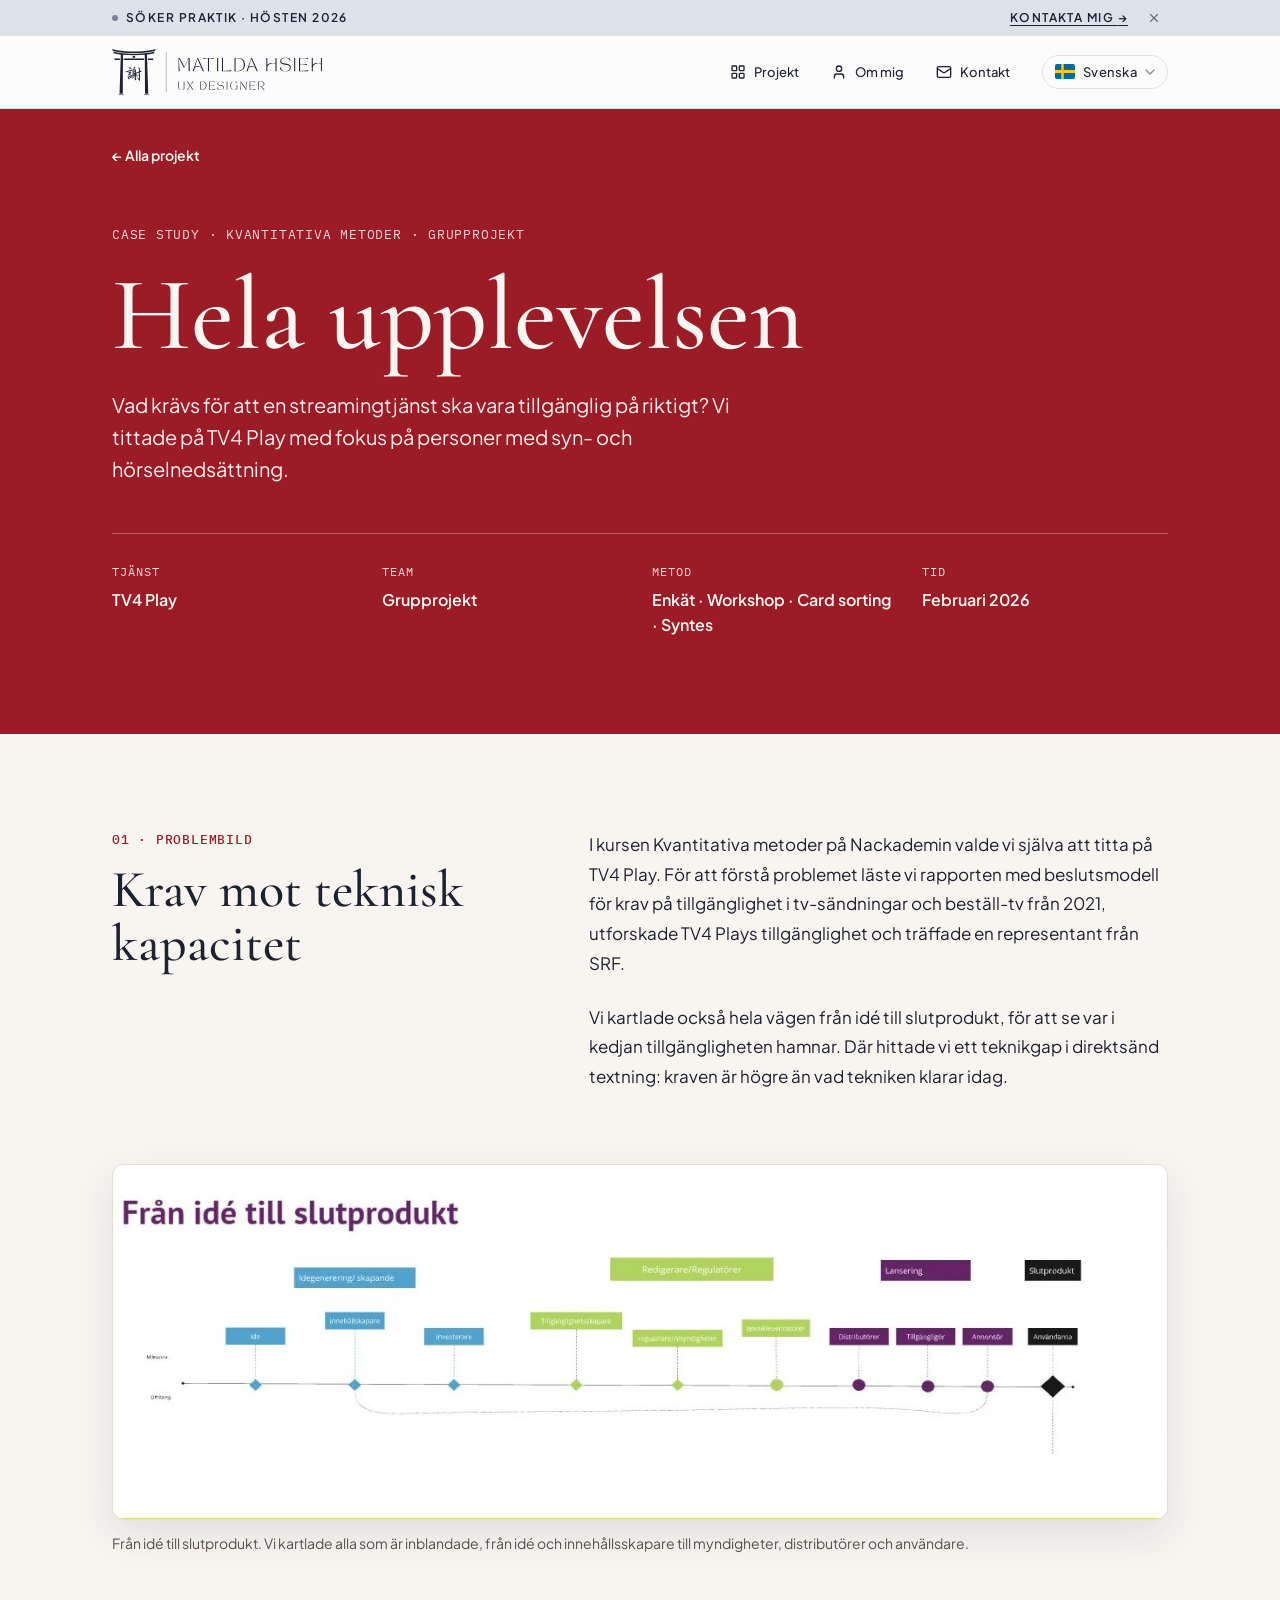
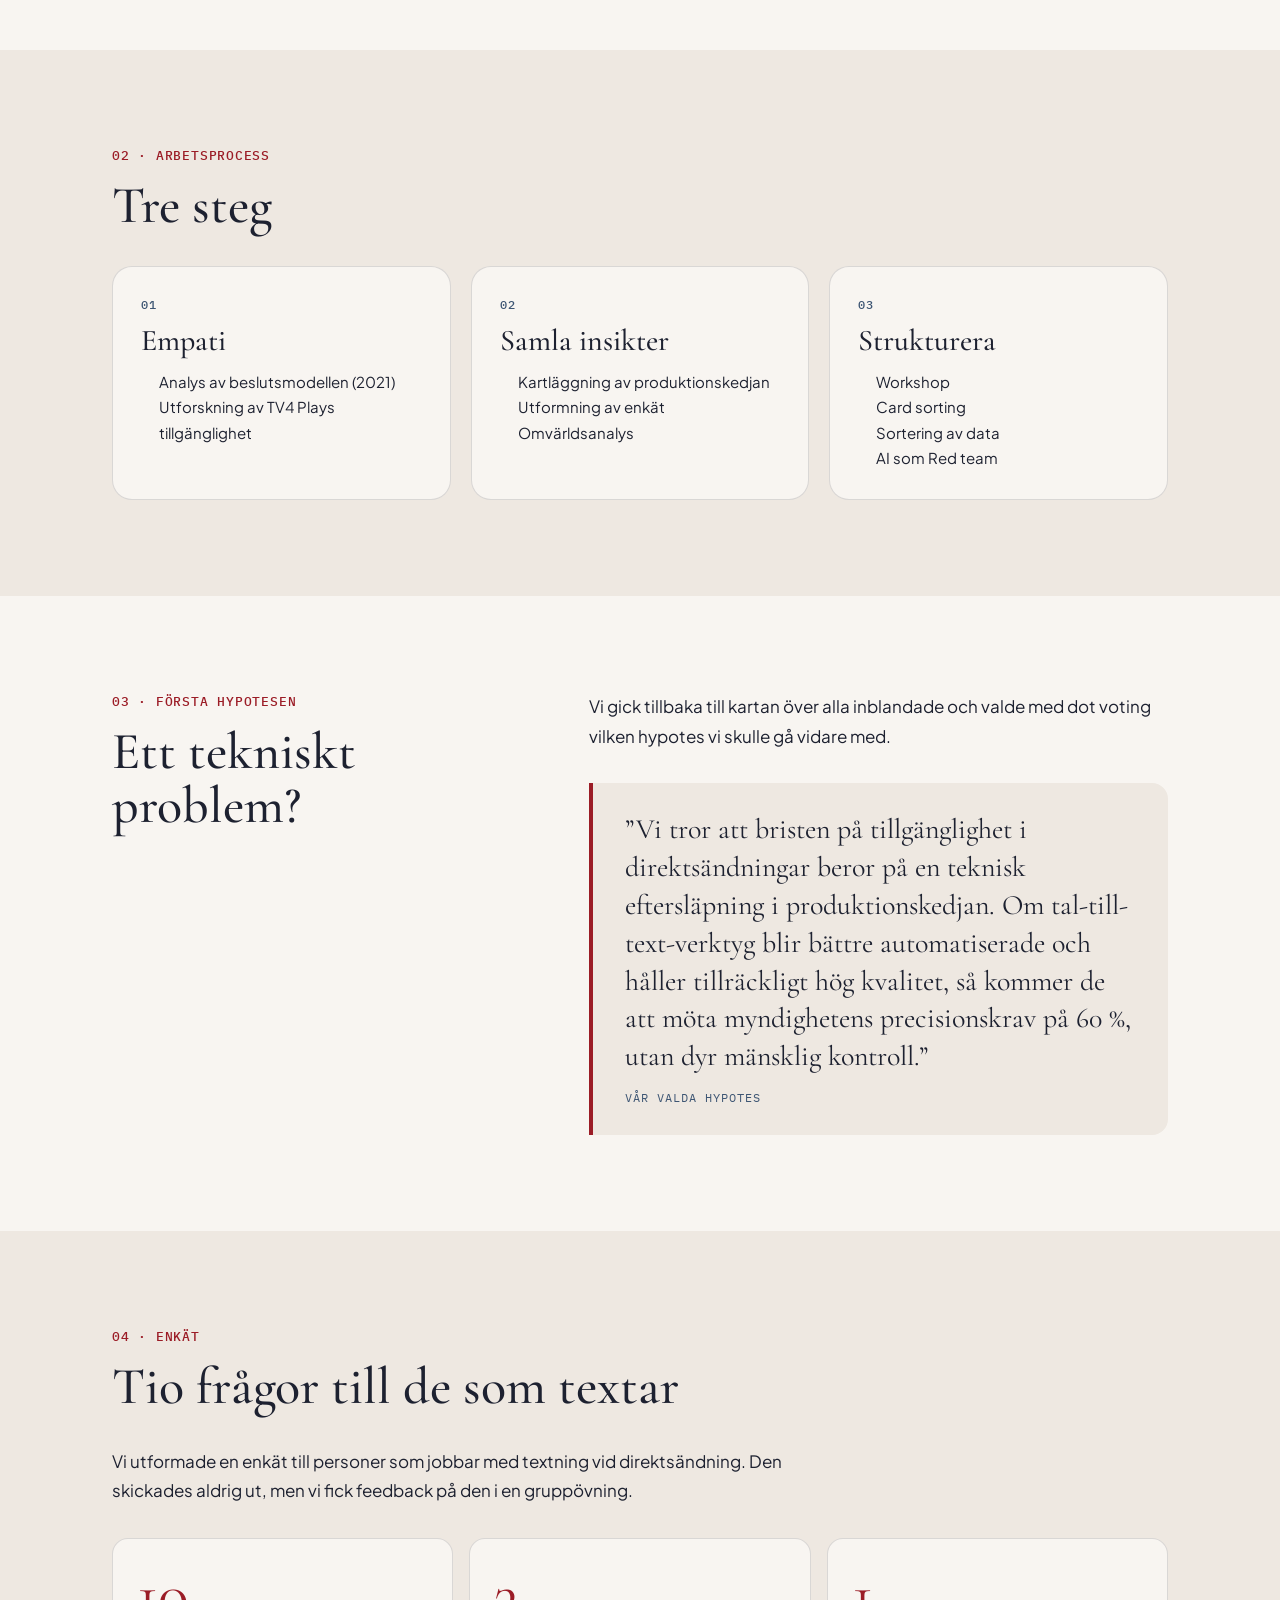
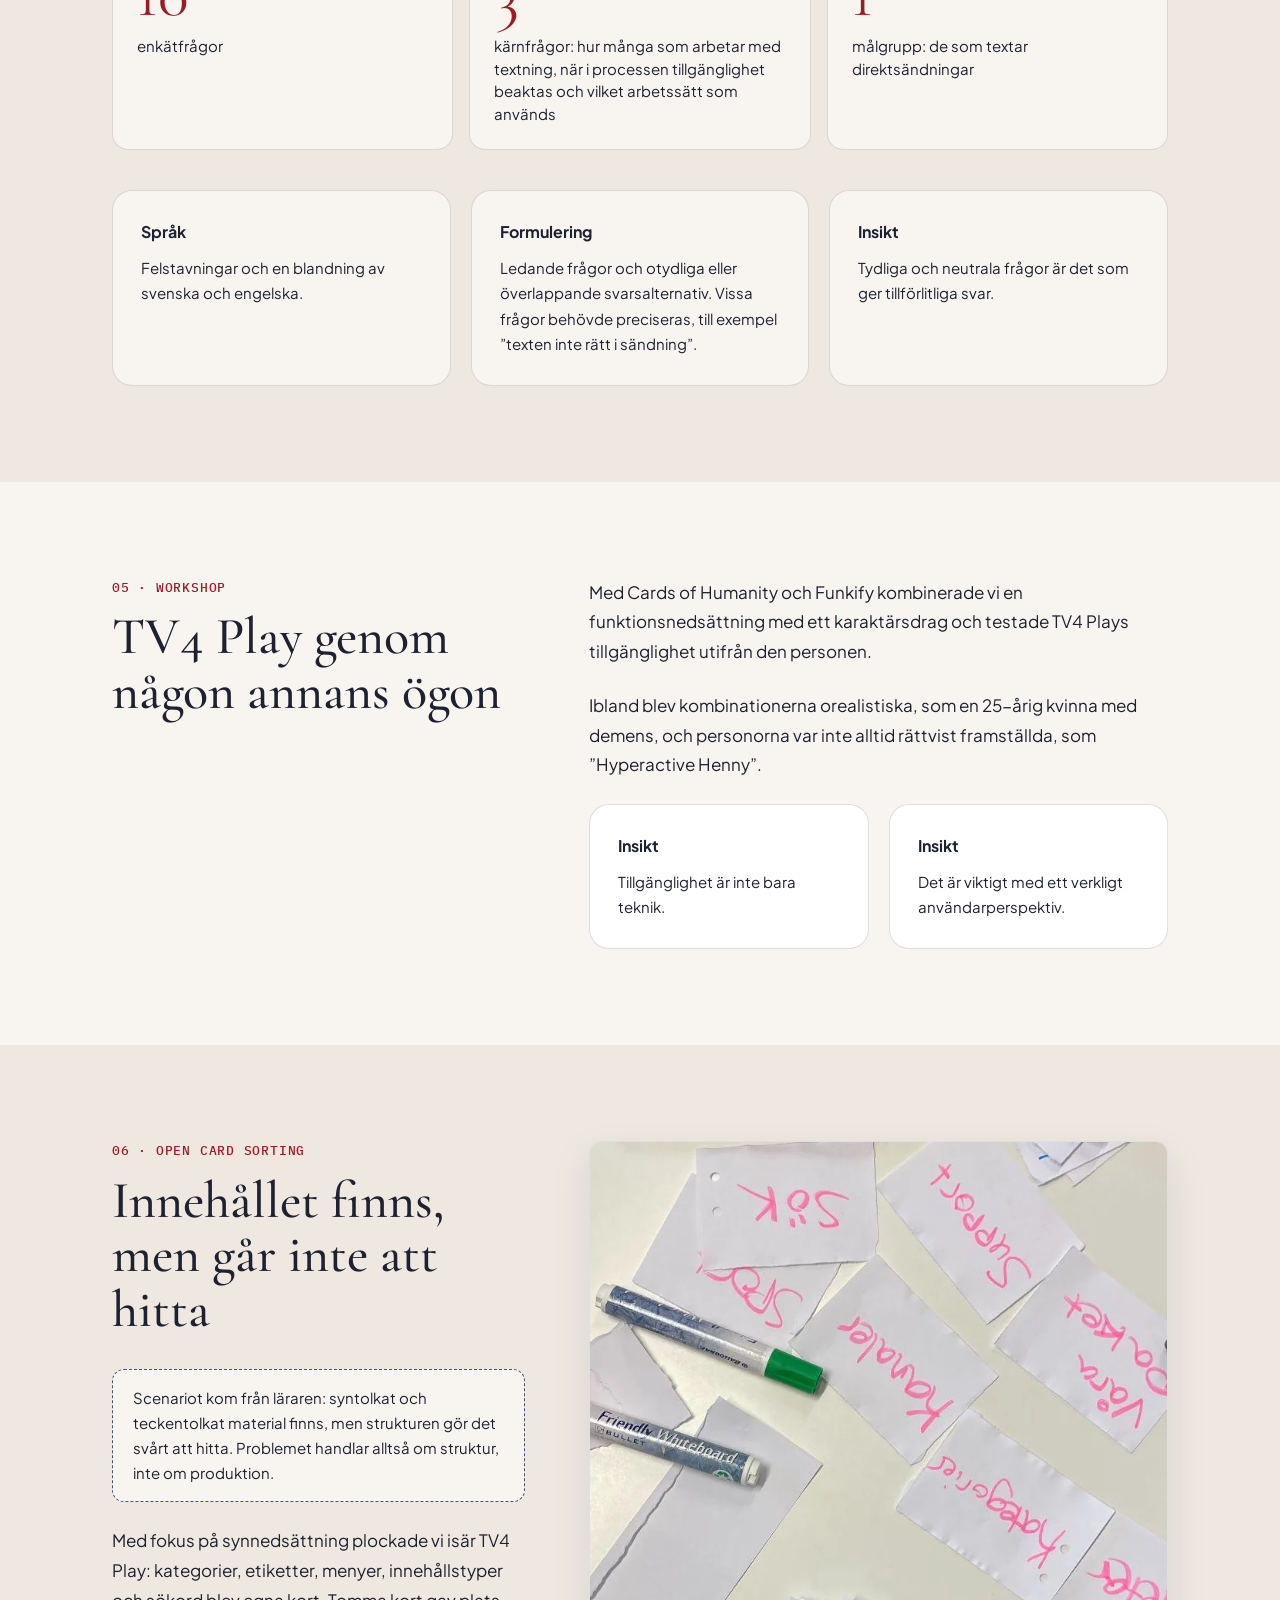
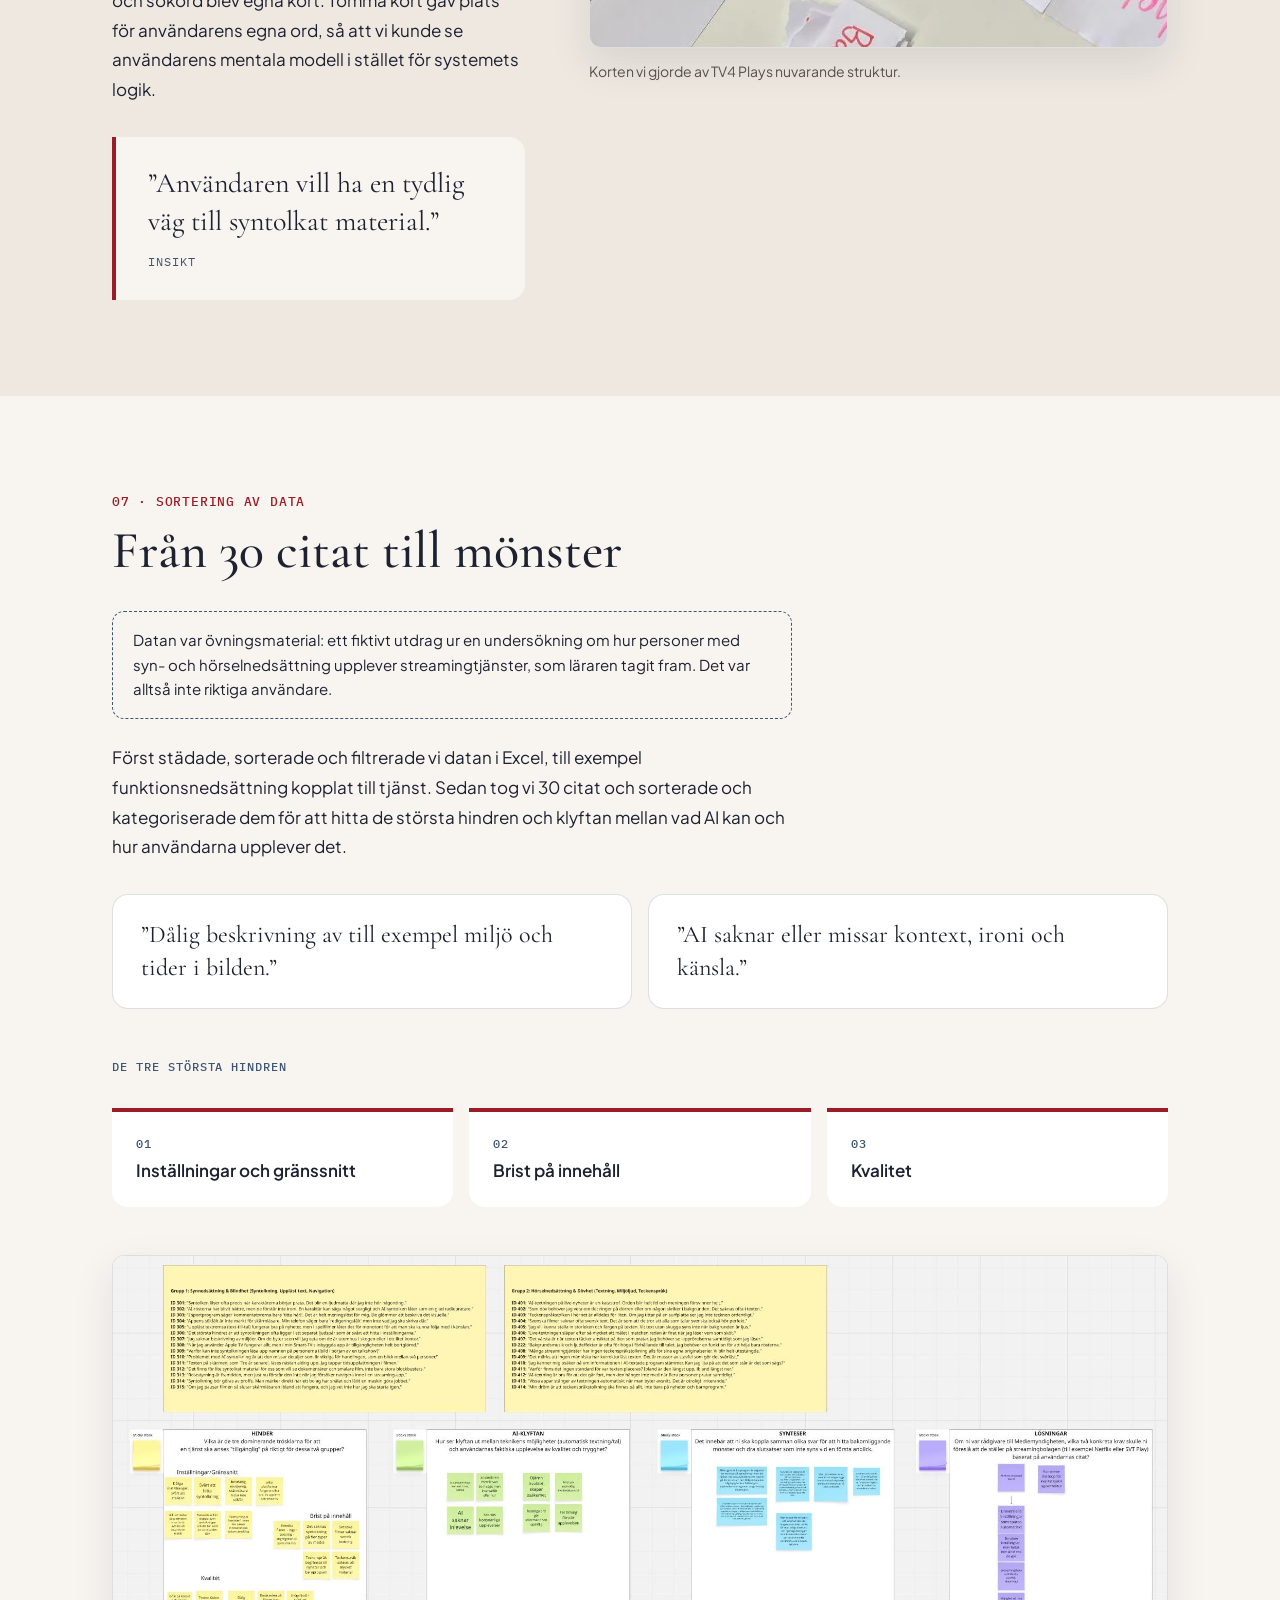
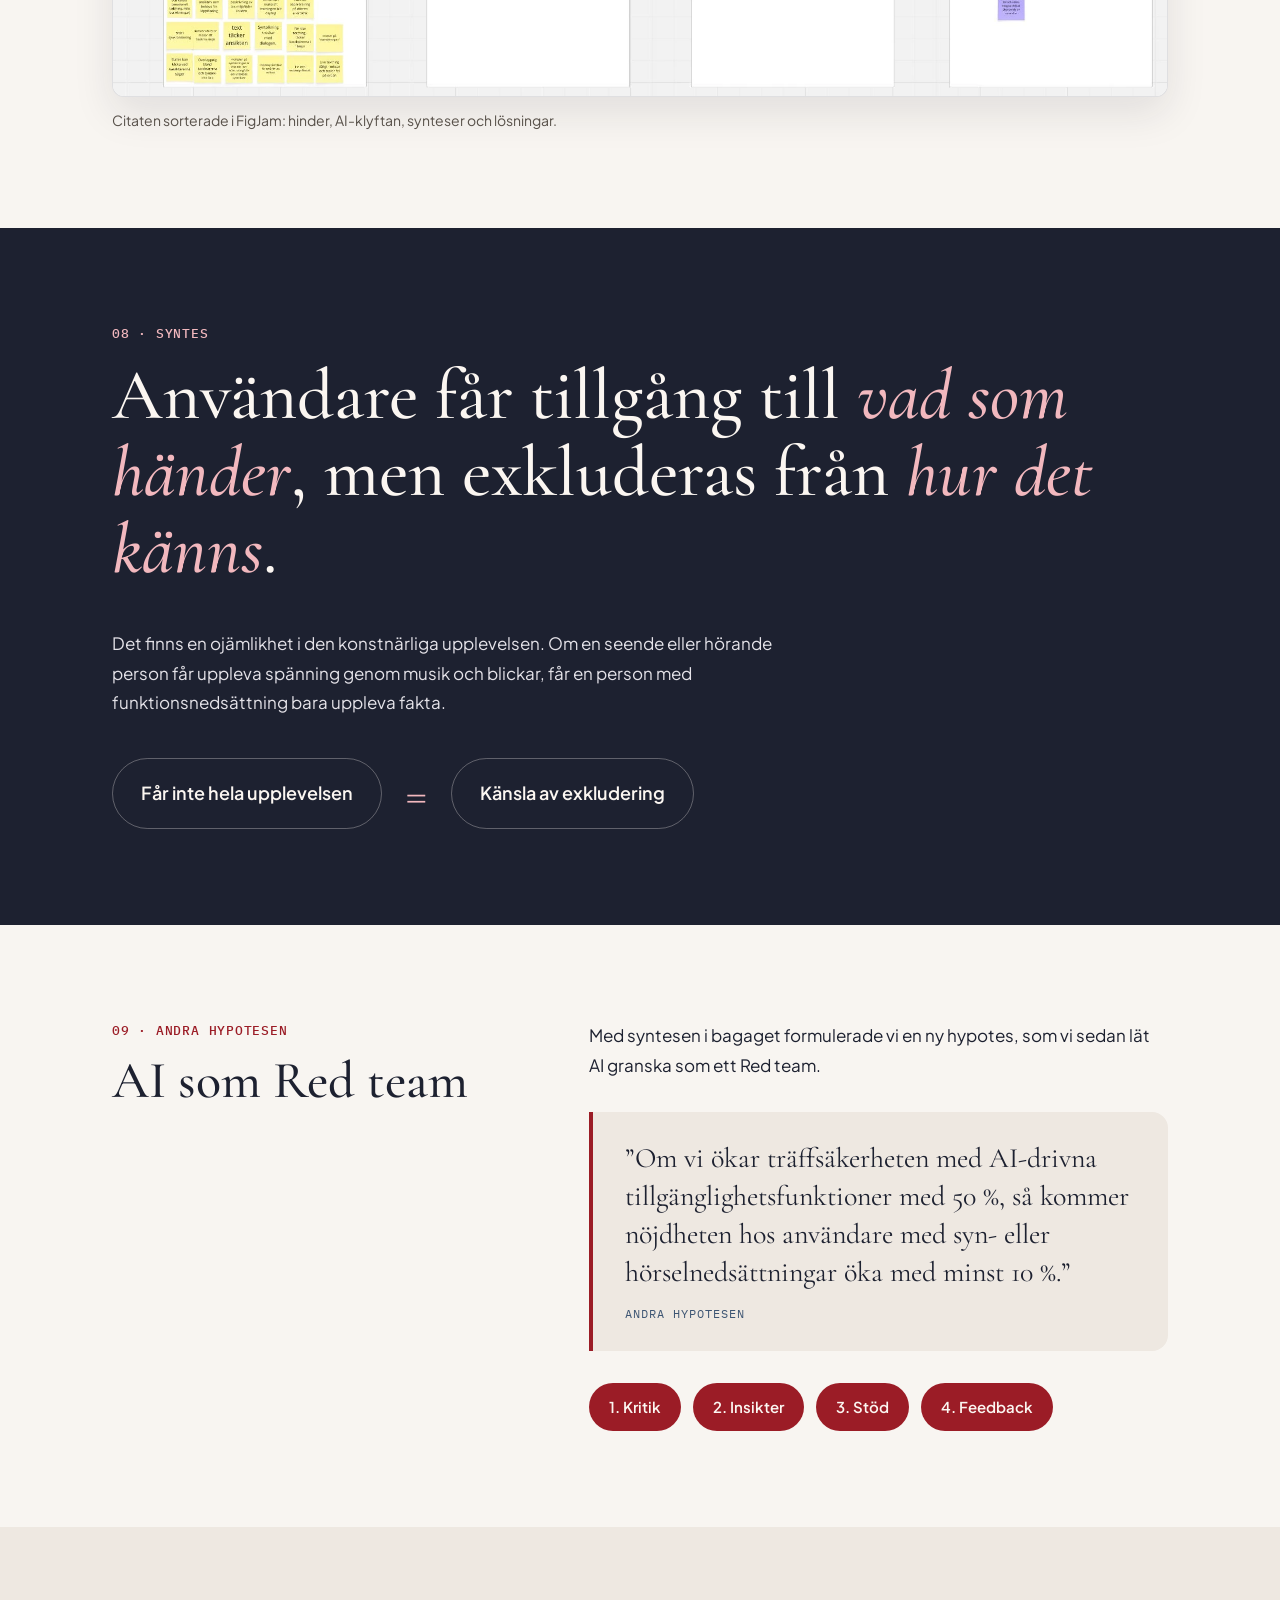
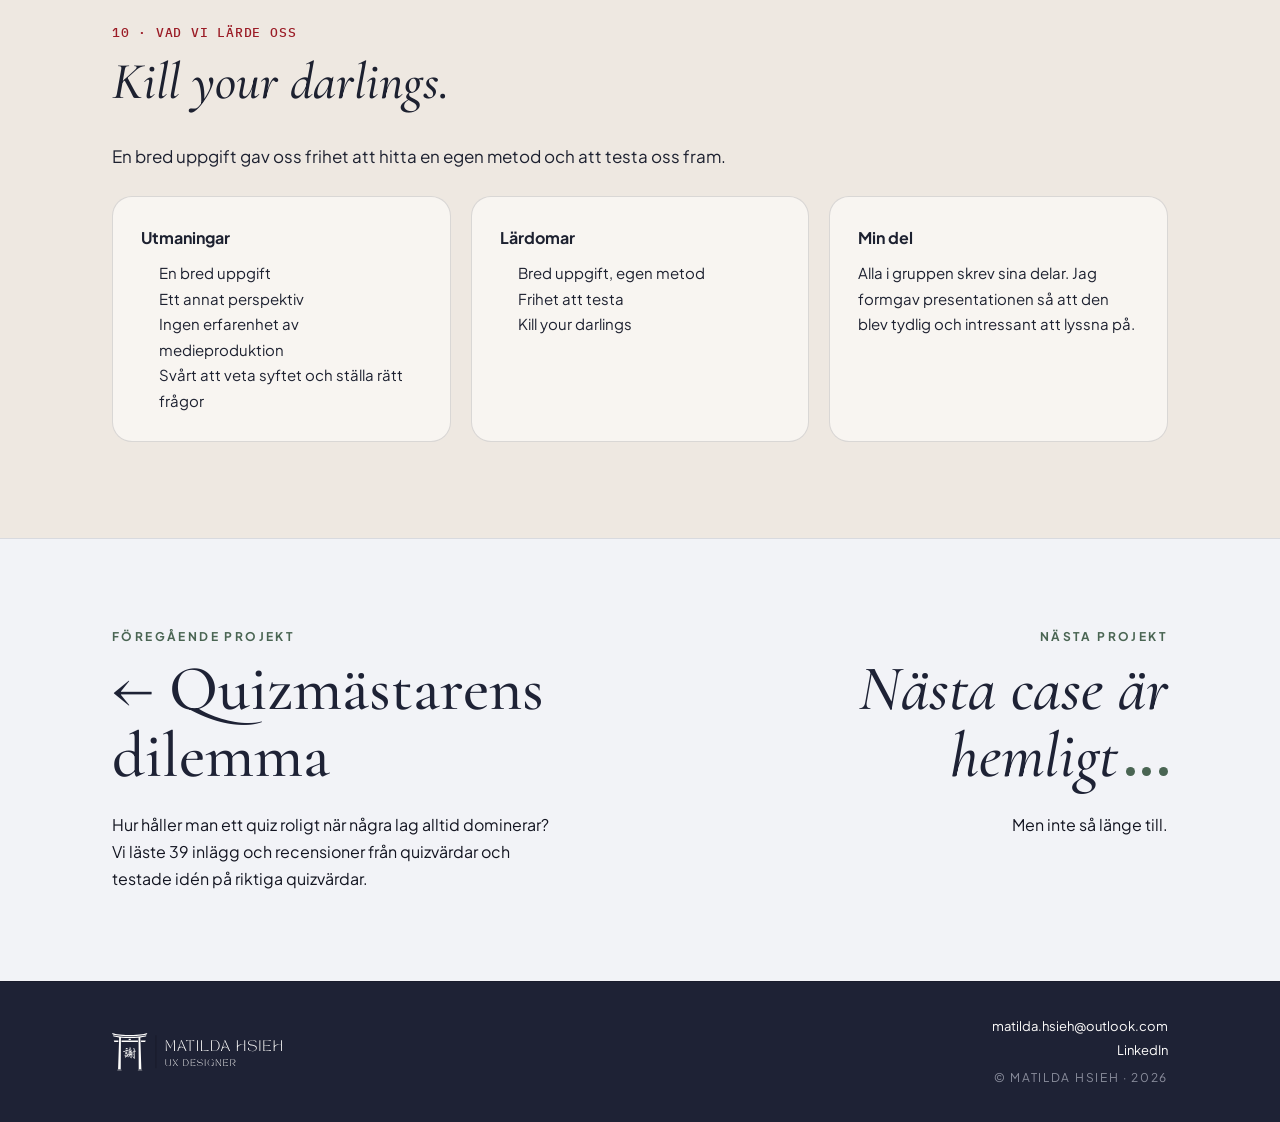
<file: hela-upplevelsen.html>
<!DOCTYPE html>
<html lang="sv">
<head>
  <meta charset="UTF-8">
  <meta name="viewport" content="width=device-width, initial-scale=1.0">
  <title>Hela upplevelsen · Matilda Hsieh</title>
  <meta name="description" content="Case study: Hela upplevelsen, om vad som krävs för att TV4 Play ska vara tillgängligt på riktigt för personer med syn- och hörselnedsättning. Grupprojekt i kvantitativa metoder.">

  <link rel="icon" href="assets/favicon.svg?v=2" type="image/svg+xml">
  <link rel="icon" href="assets/favicon-32.png?v=2" type="image/png" sizes="32x32">
  <link rel="apple-touch-icon" href="assets/apple-touch-icon.png?v=2">
  <meta name="theme-color" content="#1E2235">

  <link rel="preconnect" href="https://fonts.googleapis.com">
  <link rel="preconnect" href="https://fonts.gstatic.com" crossorigin>
  <link href="https://fonts.googleapis.com/css2?family=Cormorant+Garamond:wght@400;500;600&family=Plus+Jakarta+Sans:wght@400;500;600;700&family=Tenor+Sans&display=swap" rel="stylesheet">

  <link href="https://fonts.googleapis.com/css2?family=IBM+Plex+Sans:wght@400;500;600&family=IBM+Plex+Serif:wght@400;500&family=IBM+Plex+Mono:wght@500&display=swap" rel="stylesheet">
  <!-- Visitor tracking. Open any page with ?notrack once to stop counting this browser, ?track to turn it back on. -->
  <script>
    (function () {
      try {
        var q = location.search;
        if (/[?&]notrack(=|&|$)/.test(q)) localStorage.setItem('mh-notrack', '1');
        if (/[?&]track(=|&|$)/.test(q)) localStorage.removeItem('mh-notrack');
        if (localStorage.getItem('mh-notrack')) return;
      } catch (e) { /* storage blocked: track as normal */ }
      var s = document.createElement('script');
      s.defer = true;
      s.src = 'https://portfolio-analytics.traffic-dashboard.workers.dev/t.js';
      document.head.appendChild(s);
    })();
  </script>
  <style>
    /* ==========================================================
       DESIGN TOKENS
       ========================================================== */
    :root {
      /* Colors — design system */
      --bg-primary: #F2F3F7;
      --bg-secondary: #DDE1EA;
      --bg-warm: #E4DDD6;
      --bg-jade-light: #E3EEE5;
      --brand-dark: #1E2235;
      --brand-mid: #76809D;
      --jade-500: #A9C4B0;
      --jade-dark: #28352C;
      --off-white: #FEFDFC;
      --text-primary: #05070B;
      --text-secondary: #131521;
      --text-muted: #76809D;

      /* Supporting colors */
      --jade-600: #66816E;          /* jade for large text on light backgrounds (≥3:1) */
      --jade-700: #4A6553;          /* jade for small text on light backgrounds (≥4.5:1) */
      --jade-border: #D0E1D4;
      --text-muted-aa: #535C78;     /* muted small text on light backgrounds (≥4.5:1) */
      --contact-bg: #565F7C;        /* deepened brand-mid so contact text passes AA */
      --text-on-dark-muted: #B8C0D2;
      --footer-text: #8A8D9C;
      --footer-border: #191C2C;
      --brand-dark-hover: #12152A;
      --jade-hover: #97B39F;
      --text-on-forest-muted: #9DB0A2;  /* muted text on jade-dark, 5.6:1 */

      /* Typography */
      --font-display: 'Cormorant Garamond', 'Times New Roman', serif;
      --font-body: 'Plus Jakarta Sans', system-ui, -apple-system, 'Segoe UI', sans-serif;
      --font-logo: 'Tenor Sans', 'Cormorant Garamond', serif;
      --max-text: 560px;

      /* Spacing — 4pt system */
      --space-1: 4px;
      --space-2: 8px;
      --space-3: 12px;
      --space-4: 16px;
      --space-5: 24px;
      --space-6: 32px;
      --space-7: 48px;
      --space-8: 64px;
      --space-9: 96px;

      /* Radii */
      --radius-sm: 8px;    /* tags and small elements */
      --radius-md: 20px;   /* cards */
      --radius-lg: 50px;   /* buttons (pill) */

      --container: 1120px;
      --nav-height: 72px;
      --ease: 0.2s ease;
    }

    /* ==========================================================
       BASE
       ========================================================== */
    *, *::before, *::after { box-sizing: border-box; }

    html {
      scroll-behavior: smooth;
      -webkit-text-size-adjust: 100%;
    }
    @media (prefers-reduced-motion: reduce) {
      html { scroll-behavior: auto; }
      *, *::before, *::after {
        transition: none !important;
        transform: none !important;
      }
    }

    body {
      margin: 0;
      font-family: var(--font-body);
      font-size: 16px;
      line-height: 1.6;
      color: var(--text-secondary);
      background: var(--bg-primary);
      -webkit-font-smoothing: antialiased;
    }

    h1, h2, h3, p, blockquote, figure { margin: 0; }
    ul { margin: 0; padding: 0; list-style: none; }
    a { color: inherit; }
    svg { display: block; }

    section[id], main[id] { scroll-margin-top: var(--nav-height); }

    .container {
      width: 100%;
      max-width: var(--container);
      margin: 0 auto;
      padding: 0 var(--space-6);
    }

    .sr-only {
      position: absolute;
      width: 1px; height: 1px;
      padding: 0; margin: -1px;
      overflow: hidden;
      clip: rect(0, 0, 0, 0);
      white-space: nowrap;
      border: 0;
    }

    .skip-link {
      position: absolute;
      left: var(--space-4);
      top: -100px;
      z-index: 200;
      padding: var(--space-3) var(--space-4);
      background: var(--brand-dark);
      color: var(--off-white);
      font-size: 14px;
      font-weight: 600;
      text-decoration: none;
    }
    .skip-link:focus { top: var(--space-4); }

    [tabindex="-1"]:focus { outline: none; }

    :focus-visible {
      outline: 2px solid var(--brand-dark);
      outline-offset: 3px;
    }
    .on-dark :focus-visible,
    .on-dark:focus-visible {
      outline-color: var(--jade-500);
    }

    /* Shared text styles */
    .eyebrow {
      display: block;
      font-family: var(--font-body);
      font-size: 9px;
      font-weight: 700;
      letter-spacing: 0.2em;
      text-transform: uppercase;
      margin-bottom: var(--space-4);
    }

    .section {
      padding: var(--space-9) 0;
    }

    .section-title {
      font-family: var(--font-display);
      font-weight: 500;
      line-height: 1.15;
      color: var(--brand-dark);
    }

    /* ==========================================================
       BUTTONS
       ========================================================== */
    .btn {
      display: inline-flex;
      align-items: center;
      justify-content: center;
      gap: var(--space-2);
      min-height: 44px;
      padding: var(--space-3) var(--space-5);
      font-family: var(--font-body);
      font-size: 13px;
      font-weight: 600;
      letter-spacing: 0.04em;
      text-decoration: none;
      border: 1px solid transparent;
      border-radius: var(--radius-lg);
      cursor: pointer;
      transition: all 0.2s ease;
    }
    .btn .arrow { transition: transform var(--ease); }
    .btn:hover .arrow { transform: translateX(3px); }

    .btn-primary {
      background: var(--brand-dark);
      color: var(--off-white);
      border-color: var(--brand-dark);
    }
    .btn-primary:hover {
      background: var(--brand-dark-hover);
      border-color: var(--brand-dark-hover);
      transform: translateY(-1px);
      box-shadow: 0 4px 12px rgba(0, 0, 0, 0.15);
    }

    .btn-secondary {
      background: transparent;
      color: var(--brand-dark);
      border-color: var(--brand-dark);
    }
    /* Outline buttons: fill with their border color at 10% */
    .btn-secondary:hover,
    .btn-jade:hover,
    .btn-light:hover { transform: translateY(-1px); }
    .btn-secondary:hover { background: rgba(30, 34, 53, 0.1); }

    .btn-jade {
      background: transparent;
      color: var(--jade-500);
      border-color: var(--jade-500);
    }
    .btn-jade:hover { background: rgba(169, 196, 176, 0.1); }

    .btn-light {
      background: transparent;
      color: var(--off-white);
      border-color: var(--off-white);
    }
    .btn-light:hover { background: rgba(254, 253, 252, 0.1); }

    .btn-group {
      display: flex;
      flex-wrap: wrap;
      gap: var(--space-3);
    }

    /* ==========================================================
       1. ANNOUNCEMENT BANNER
       ========================================================== */
    .banner {
      background: var(--bg-secondary);
      color: var(--brand-dark);
      font-size: 12px;
      font-weight: 600;
      letter-spacing: 0.12em;
      text-transform: uppercase;
    }
    .banner[hidden] { display: none; }
    .banner-inner {
      display: flex;
      align-items: center;
      justify-content: space-between;
      gap: var(--space-4);
      min-height: 36px;
    }
    .banner-status {
      display: flex;
      align-items: center;
      gap: var(--space-2);
      margin: 0;
    }
    .banner-dot {
      width: 6px;
      height: 6px;
      border-radius: 50%;
      background: var(--brand-mid);
      flex-shrink: 0;
    }
    .banner-actions {
      display: flex;
      align-items: center;
      gap: var(--space-3);
    }
    .banner-link {
      color: var(--brand-dark);
      text-decoration: underline;
      text-underline-offset: 3px;
    }
    .banner-link:hover { text-decoration-thickness: 2px; }
    .banner-close {
      display: grid;
      place-items: center;
      width: 28px;
      height: 28px;
      padding: 0;
      background: transparent;
      border: 0;
      color: var(--brand-dark);
      cursor: pointer;
      opacity: 0.6;
      transition: opacity 0.15s ease;
    }
    .banner-close:hover,
    .banner-close:focus-visible { opacity: 1; }
    /* Bigger tap areas without making the banner taller */
    .banner-link, .banner-close { position: relative; }
    .banner-link::after { content: ""; position: absolute; inset: -14px -8px; }
    .banner-close::after { content: ""; position: absolute; inset: -8px; }
    /* Keep the banner on one line on small phones */
    @media (max-width: 480px) {
      .banner { letter-spacing: 0; text-transform: none; }
      .banner-link { white-space: nowrap; }
      .banner-inner, .banner-actions { gap: 8px; }
    }

    /* ==========================================================
       2. NAVBAR
       ========================================================== */
    .site-header {
      position: sticky;
      top: 0;
      z-index: 100;
      background: rgba(254, 253, 252, 0.92);
      border-bottom: 1px solid var(--bg-secondary);
      transition: background-color var(--ease), box-shadow var(--ease);
    }
    .site-header.is-scrolled {
      background: rgba(254, 253, 252, 0.97);
      -webkit-backdrop-filter: blur(12px);
      backdrop-filter: blur(12px);
      box-shadow: 0 1px 12px rgba(30, 34, 53, 0.06);
    }
    .nav-inner {
      display: flex;
      align-items: center;
      justify-content: space-between;
      height: var(--nav-height);
    }

    /* Logo lockup: one vector file (assets/logo.svg) drawn in currentColor */
    .logo {
      display: inline-flex;
      align-items: center;
      color: var(--brand-dark);
      text-decoration: none;
    }
    .logo-svg {
      display: block;
      width: 210px;               /* lockup is 4.54 : 1, so about 46px tall */
      height: auto;
      overflow: visible;
    }
    .logo--small { color: var(--off-white); }
    .logo--small .logo-svg { width: 170px; }

    /* Torii colors are variables so the same symbol works as a faded ghost */
    .torii-ghost {
      --torii-fill: currentColor;
      --torii-stroke: none;
      --torii-feet: currentColor;
    }

    /* Nav links */
    .nav-links {
      display: flex;
      align-items: center;
      gap: var(--space-6);
    }
    .nav-link {
      position: relative;
      display: inline-flex;
      align-items: center;
      gap: var(--space-2);
      padding: var(--space-2) 0;
      font-size: 13px;
      font-weight: 500;
      color: var(--brand-dark);
      text-decoration: none;
    }
    .nav-link svg { width: 16px; height: 16px; }
    .nav-link::after {
      content: "";
      position: absolute;
      left: 0;
      bottom: 0;
      width: 0;
      height: 2px;
      background: var(--jade-500);
      transition: width 0.2s ease;
    }
    .nav-link:hover::after,
    .nav-link.is-active::after { width: 100%; }

    .nav-toggle {
      display: none;
      place-items: center;
      width: 44px;
      height: 44px;
      padding: 0;
      background: transparent;
      border: 0;
      color: var(--brand-dark);
      cursor: pointer;
    }
    .nav-toggle svg { width: 24px; height: 24px; }
    .nav-toggle .icon-close { display: none; }
    .nav-toggle[aria-expanded="true"] .icon-open { display: none; }
    .nav-toggle[aria-expanded="true"] .icon-close { display: block; }

    /* Language dropdown */
    .lang-dropdown {
      position: relative;
    }
    .lang-btn {
      display: inline-flex;
      align-items: center;
      gap: var(--space-2);
      padding: var(--space-2) var(--space-3);
      font-family: var(--font-body);
      font-size: 13px;
      font-weight: 500;
      color: var(--brand-dark);
      background: transparent;
      border: 1px solid var(--bg-secondary);
      border-radius: var(--radius-lg);
      cursor: pointer;
      transition: all 0.2s ease;
      white-space: nowrap;
    }
    .lang-btn:hover,
    .lang-btn[aria-expanded="true"] {
      background: var(--bg-secondary);
    }
    .lang-flag {
      display: inline-block;
      width: 20px;
      height: 15px;
      border-radius: 2px;
      overflow: hidden;
      flex-shrink: 0;
      vertical-align: middle;
    }
    .lang-flag svg {
      width: 100%;
      height: 100%;
      object-fit: cover;
      display: block;
    }
    .lang-label { letter-spacing: 0.02em; }
    .lang-chevron {
      width: 10px;
      height: 10px;
      opacity: 0.5;
      transition: transform 0.2s ease;
    }
    .lang-btn[aria-expanded="true"] .lang-chevron {
      transform: rotate(180deg);
    }
    .lang-menu {
      display: none;
      position: absolute;
      top: calc(100% + 8px);
      right: 0;
      min-width: 140px;
      background: var(--off-white);
      border: 1px solid var(--bg-secondary);
      border-radius: var(--radius-sm);
      box-shadow: 0 8px 24px rgba(30,34,53,0.10);
      overflow: hidden;
      z-index: 200;
    }
    .lang-menu.is-open { display: block; }
    .lang-option {
      display: flex;
      align-items: center;
      gap: var(--space-3);
      width: 100%;
      padding: 10px var(--space-4);
      font-family: var(--font-body);
      font-size: 13px;
      font-weight: 500;
      color: var(--brand-dark);
      background: transparent;
      border: 0;
      cursor: pointer;
      text-align: left;
      transition: background 0.15s ease;
    }
    .lang-option:hover { background: var(--bg-secondary); }
    .lang-option.is-active {
      color: var(--jade-700);
      font-weight: 600;
    }
    .lang-option .lang-flag { width: 22px; height: 16px; }
    .lang-option:focus {
      outline: 2px solid var(--jade-600);
      outline-offset: -2px;
      background: var(--bg-secondary);
    }

    .nav-toggle {
      display: none;
      place-items: center;
      width: 44px;
      height: 44px;
      padding: 0;
      background: transparent;
      border: 0;
      color: var(--brand-dark);
      cursor: pointer;
    }
    .nav-toggle svg { width: 24px; height: 24px; }
    .nav-toggle .icon-close { display: none; }
    .nav-toggle[aria-expanded="true"] .icon-open { display: none; }
    .nav-toggle[aria-expanded="true"] .icon-close { display: block; }


    /* ==========================================================
       3. HERO
       ========================================================== */
    .hero {
      position: relative;
      overflow: hidden;
      background: var(--bg-warm);
      padding: var(--space-9) 0;
    }
    .hero-ghost {
      position: absolute;
      right: -40px;
      bottom: -60px;
      width: min(520px, 60vw);
      height: auto;
      color: var(--brand-dark);
      opacity: 0.07;
      pointer-events: none;
    }
    .hero-content { position: relative; }
    .hero .eyebrow { color: var(--jade-700); }
    .hero-title {
      font-family: var(--font-display);
      font-size: 56px;
      font-weight: 500;
      line-height: 1;
      letter-spacing: 0.04em;
    }
    .hero-title span { display: block; }
    .hero-title-first { color: var(--brand-dark); }
    .hero-title-last { color: var(--jade-600); }
    .accent-line {
      width: 28px;
      height: 1px;
      background: var(--jade-500);
      margin: var(--space-5) 0;
      border: 0;
    }
    .hero-text {
      max-width: 420px;
      font-size: 14px;
      line-height: 1.75;
      color: var(--text-secondary);
      margin-bottom: var(--space-6);
    }

    /* ==========================================================
       4. PROJEKT
       ========================================================== */
    .projects { background: var(--bg-primary); }
    .projects .eyebrow { color: var(--text-muted-aa); }
    .projects .section-title {
      font-size: 32px;
      margin-bottom: var(--space-7);
    }
    .project-grid {
      display: grid;
      grid-template-columns: repeat(3, 1fr);
      gap: var(--space-6);
    }

    /* "Breaking out" cards: the icon floats above the card's top edge */
    .project-card-wrapper {
      position: relative;
      display: flex;
      flex-direction: column;
      padding-top: 40px;
      transition: all 0.25s ease;
    }
    .card-icon-float {
      position: absolute;
      top: 0;
      left: 0;
      right: 0;               /* centered without transform, so reduced-motion's transform:none can't shift it */
      z-index: 2;
      display: flex;
      justify-content: center;
      align-items: flex-end;
      pointer-events: none;
      gap: 4px;
    }
    .card-icon-torii {
      --torii-fill: var(--jade-500);
      --torii-stroke: none;
      --torii-feet: var(--jade-500);
      width: 56px;
      height: 68px;
    }
    .card-icon-circle {
      display: flex;
      align-items: center;
      justify-content: center;
      width: 56px;
      height: 56px;
      background: var(--bg-warm);
      border: 3px solid var(--bg-primary);
      border-radius: 50%;
      font-size: 28px;
      color: var(--jade-dark);
    }
    .card-icon-circle svg { width: 28px; height: 28px; }
    .card-icon-image {
      display: block;
      box-shadow: 0 4px 16px rgba(0, 0, 0, 0.15);
    }

    .project-card {
      position: relative;
      overflow: hidden;
      flex: 1;
      display: flex;
      flex-direction: column;
      align-items: center;
      padding: 40px 20px 20px;
      text-align: center;
      border-radius: var(--radius-md);
      transition: all 0.25s ease;
    }
    /* Subtle radial gradient in the bottom corner for depth */
    .project-card::after {
      content: "";
      position: absolute;
      inset: 0;
      background: radial-gradient(circle at 100% 100%, var(--card-glow) 0%, transparent 55%);
      pointer-events: none;
    }
    .project-card > * { position: relative; z-index: 1; }

    .project-card-wrapper:hover,
    .project-card-wrapper:focus-within { transform: translateY(-6px); }
    .project-card-wrapper:hover .project-card,
    .project-card-wrapper:focus-within .project-card {
      box-shadow: 0 16px 40px rgba(0, 0, 0, 0.12);
    }

    .project-meta {
      font-size: 9px;
      font-weight: 700;
      letter-spacing: 0.2em;
      text-transform: uppercase;
      margin-bottom: var(--space-2);
    }
    .project-title {
      font-family: var(--font-display);
      font-size: 20px;
      font-weight: 600;
      margin-bottom: var(--space-2);
    }
    .project-desc {
      font-size: 10px;
      line-height: 1.6;
      max-width: var(--max-text);
      margin-bottom: var(--space-4);
    }
    .project-divider {
      width: 100%;
      height: 1px;
      margin: 0 0 var(--space-4);
      border: 0;
    }
    .tags {
      display: flex;
      flex-wrap: wrap;
      justify-content: center;
      gap: var(--space-2);
      margin-bottom: var(--space-5);
    }
    .tag {
      padding: var(--space-1) var(--space-3);
      font-size: 11px;
      font-weight: 600;
      border: 1px solid transparent;
      border-radius: var(--radius-sm);
    }
    .project-card .btn { margin-top: auto; }

    /* Card 1 — Hold-it! (dark) */
    .project-card--dark {
      --card-glow: rgba(169, 196, 176, 0.14);
      background: var(--brand-dark);
      color: var(--off-white);
    }
    .project-card--dark .project-meta { color: var(--jade-500); }
    .project-card--dark .project-title { color: var(--off-white); }
    .project-card--dark .project-desc { color: var(--footer-text); }   /* #76809D is 4.0:1 here; this passes AA */
    .project-card--dark .project-divider { background: rgba(169, 196, 176, 0.2); }
    .project-card--dark .tag {
      background: rgba(169, 196, 176, 0.15);
      color: var(--jade-500);
      border-color: rgba(169, 196, 176, 0.3);
    }
    .project-card--dark .btn-primary {
      background: var(--jade-500);
      border-color: var(--jade-500);
      color: var(--brand-dark);
    }
    .project-card--dark .btn-primary:hover {
      background: var(--jade-hover);
      border-color: var(--jade-hover);
    }
    .project-card--dark :focus-visible { outline-color: var(--jade-500); }

    /* Card 2 — Tillgänglighet (warm) */
    .project-card--warm {
      --card-glow: rgba(30, 34, 53, 0.07);
      background: var(--bg-warm);
    }
    .project-card--warm .project-meta { color: var(--jade-700); }        /* #66816E is 3.2:1 here */
    .project-card--warm .project-title { color: var(--brand-dark); }
    .project-card--warm .project-desc { color: var(--text-muted-aa); }   /* #76809D is 2.9:1 here */
    .project-card--warm .project-divider { background: rgba(40, 53, 44, 0.12); }
    .project-card--warm .tag {
      background: rgba(40, 53, 44, 0.1);
      color: var(--jade-dark);
    }

    /* Card 3 — Vikingjakten (forest green) */
    .project-card--forest {
      --card-glow: rgba(169, 196, 176, 0.12);
      background: var(--jade-dark);
      color: var(--off-white);
    }
    .project-card--forest .project-meta { color: var(--jade-500); }
    .project-card--forest .project-title { color: var(--off-white); }
    .project-card--forest .project-desc { color: var(--text-on-forest-muted); }
    .project-card--forest .project-divider { background: rgba(169, 196, 176, 0.2); }
    .project-card--forest .tag {
      background: rgba(169, 196, 176, 0.15);
      color: var(--jade-500);
      border-color: rgba(169, 196, 176, 0.3);
    }
    .project-card--forest .btn-primary {
      background: var(--jade-500);
      border-color: var(--jade-500);
      color: var(--jade-dark);
    }
    .project-card--forest .btn-primary:hover {
      background: var(--jade-hover);
      border-color: var(--jade-hover);
    }
    .project-card--forest :focus-visible { outline-color: var(--jade-500); }

    /* ==========================================================
       5. OM MIG SNIPPET
       ========================================================== */
    .about {
      background: var(--brand-dark);
      color: var(--off-white);
    }
    .about-grid {
      display: grid;
      grid-template-columns: 1fr 1fr;
      gap: var(--space-8);
      align-items: center;
    }
    .about .eyebrow { color: var(--jade-500); }
    .about .section-title {
      font-size: 28px;
      color: var(--off-white);
      margin-bottom: var(--space-4);
    }
    .about-text {
      max-width: var(--max-text);
      font-size: 14px;
      line-height: 1.75;
      color: var(--text-on-dark-muted);
      margin-bottom: var(--space-6);
    }
    .quote {
      background: rgba(255, 255, 255, 0.05);
      border-left: 3px solid var(--jade-500);
      padding: var(--space-5);
    }
    .quote blockquote p {
      font-family: var(--font-display);
      font-size: 22px;
      font-style: italic;
      line-height: 1.45;
      color: var(--off-white);
    }
    .quote figcaption {
      margin-top: var(--space-4);
      font-size: 11px;
      font-weight: 600;
      letter-spacing: 0.08em;
      color: var(--jade-500);
    }

    /* ==========================================================
       6. KONTAKT
       ========================================================== */
    .contact {
      background: var(--contact-bg);
      text-align: center;
    }
    .contact .eyebrow { color: var(--bg-secondary); }
    .contact .section-title {
      font-size: 36px;
      color: var(--off-white);
      margin-bottom: var(--space-4);
    }
    .contact-text {
      max-width: var(--max-text);
      margin: 0 auto var(--space-6);
      font-size: 14px;
      line-height: 1.75;
      color: var(--bg-secondary);
    }
    .contact .btn-group { justify-content: center; }
    .contact .btn-primary:focus-visible { outline-color: var(--off-white); }
    .contact :focus-visible { outline-color: var(--off-white); }

    /* ==========================================================
       7. FOOTER
       ========================================================== */
    .site-footer {
      background: var(--brand-dark);
      border-top: 1px solid var(--footer-border);
      padding: var(--space-6) 0;
    }
    .footer-inner {
      display: flex;
      align-items: center;
      justify-content: space-between;
      gap: var(--space-5);
    }
    .footer-meta {
      text-align: right;
      font-size: 11px;
      line-height: 1.7;
      color: var(--footer-text);
    }
    .footer-meta p:first-child { letter-spacing: 0.14em; }

    /* Footer contact: email (click to copy) + LinkedIn */
    .footer-contact {
      text-align: right;
      font-size: 13px;
      line-height: 1.9;
      color: var(--footer-text);
    }
    .footer-contact a {
      color: var(--off-white);
      text-decoration: none;
      transition: color var(--ease);
    }
    .footer-contact a:hover {
      color: var(--jade-500);
      text-decoration: underline;
      text-underline-offset: 3px;
    }
    .footer-contact__copy { margin-top: var(--space-1); font-size: 12px; letter-spacing: 0.14em; }

    /* "Copied" toast — centred without transform so reduced-motion can't shift it */
    .copy-toast {
      position: fixed;
      left: 0;
      right: 0;
      bottom: var(--space-6);
      width: max-content;
      max-width: calc(100% - 32px);
      margin: 0 auto;
      padding: 10px 20px;
      background: var(--jade-700);      /* #66816E is 3.9:1 with white; this passes AA */
      color: var(--off-white);
      font-size: 14px;
      font-weight: 600;
      border-radius: var(--radius-lg);
      box-shadow: 0 4px 16px rgba(0, 0, 0, 0.15);
      opacity: 0;
      pointer-events: none;
      transition: opacity 0.2s ease;
      z-index: 300;
    }
    .copy-toast.show { opacity: 1; }
    @media (max-width: 768px) {
      .footer-contact { text-align: left; }
    }

    /* ==========================================================
       RESPONSIVE — 768px
       ========================================================== */
    @media (max-width: 768px) {
      :root { --nav-height: 64px; }

      .container { padding: 0 var(--space-4); }
      .section { padding: var(--space-8) 0; }

      .logo-svg { width: 160px; }
      .logo--small .logo-svg { width: 150px; }

      .nav-toggle { display: grid; }
      .nav-links {
        position: absolute;
        top: 100%;
        left: 0;
        right: 0;
        flex-direction: column;
        align-items: stretch;
        gap: 0;
        padding: var(--space-2) var(--space-4) var(--space-4);
        background: var(--off-white);
        border-bottom: 1px solid var(--bg-secondary);
        box-shadow: 0 8px 16px rgba(30, 34, 53, 0.06);
        display: none;
      }
      .nav-links.is-open { display: flex; }
      .nav-link {
        width: 100%;
        padding: var(--space-4) 0;
        font-size: 15px;
        border-bottom: 1px solid var(--bg-secondary);
      }
      .nav-links li:last-child .nav-link { border-bottom: 0; }
      .nav-link::after { bottom: -1px; }
      /* Lang dropdown in mobile menu */
      .lang-item {
        padding: var(--space-3) 0;
        border-bottom: 1px solid var(--bg-secondary);
      }
      .lang-btn {
        font-size: 15px;
        padding: var(--space-2) 0;
        border: 0;
        border-radius: 0;
      }
      .lang-btn:hover { transform: none; background: transparent; }
      /* Show dropdown inline on mobile */
      .lang-menu {
        position: static !important;
        display: none;
        box-shadow: none !important;
        border: 0 !important;
        background: transparent !important;
        min-width: 0 !important;
        padding: var(--space-2) 0 0;
      }
      .lang-menu.is-open { display: block; }
      .lang-option {
        padding: var(--space-2) 0 !important;
        font-size: 15px !important;
      }
      .lang-option:hover { background: transparent !important; }
      .nav-link:hover::after,
      .nav-link.is-active::after { width: 48px; }

      .hero { padding: var(--space-8) 0; }
      .hero-title { font-size: 44px; }
      .hero-ghost { width: 300px; right: -60px; bottom: -40px; }

      .project-grid,
      .about-grid { grid-template-columns: 1fr; }
      .about-grid { gap: var(--space-7); }

      .contact .section-title { font-size: 30px; }

      .btn-group .btn { flex: 1 1 auto; }

      .footer-inner {
        flex-direction: column;
        align-items: flex-start;
      }
      .footer-meta { text-align: left; }
    }
    /* ==========================================================
       CASE STUDY
       ========================================================== */
    .case-hero {
      position: relative;
      overflow: hidden;
      background: var(--jade-dark);
      color: var(--off-white);
      padding: var(--space-8) 0 var(--space-8);
    }
    .case-hero::after {
      content: "";
      position: absolute;
      inset: 0;
      background: radial-gradient(circle at 100% 100%, rgba(169, 196, 176, 0.14) 0%, transparent 55%);
      pointer-events: none;
    }
    .case-hero .container { position: relative; z-index: 1; }
    .case-back {
      display: inline-flex;
      align-items: center;
      gap: var(--space-2);
      margin-bottom: var(--space-6);
      font-size: 13px;
      font-weight: 600;
      color: var(--jade-500);
      text-decoration: none;
    }
    .case-back:hover { text-decoration: underline; text-underline-offset: 3px; }
    .case-hero-top {
      display: flex;
      align-items: center;
      gap: var(--space-5);
      margin-bottom: var(--space-5);
    }
    .case-hero-icon {
      width: 80px;
      height: 80px;
      border-radius: 50%;
      object-fit: cover;
      box-shadow: 0 4px 16px rgba(0, 0, 0, 0.25);
      flex-shrink: 0;
    }
    .case-hero .eyebrow { color: var(--jade-500); margin-bottom: var(--space-2); }
    .case-title {
      font-family: var(--font-display);
      font-size: 56px;
      font-weight: 500;
      line-height: 1;
      letter-spacing: 0.02em;
    }
    .case-lead {
      max-width: var(--max-text);
      font-size: 17px;
      line-height: 1.7;
      color: var(--text-on-forest-muted);
      margin-bottom: var(--space-7);
    }
    .case-facts {
      display: grid;
      grid-template-columns: repeat(4, 1fr);
      gap: var(--space-5);
      margin: 0;
      padding-top: var(--space-5);
      border-top: 1px solid rgba(169, 196, 176, 0.2);
    }
    .case-facts dt {
      font-size: 11px;
      font-weight: 700;
      letter-spacing: 0.16em;
      text-transform: uppercase;
      color: var(--jade-500);
      margin-bottom: var(--space-1);
    }
    .case-facts dd { margin: 0; font-size: 14px; color: var(--off-white); }

    .case-body { background: var(--bg-primary); padding: var(--space-8) 0 var(--space-9); }
    .case-section {
      max-width: 720px;
      margin: 0 auto var(--space-8);
    }
    .case-section:last-child { margin-bottom: 0; }
    .case-section .eyebrow { color: var(--text-muted-aa); }
    .case-section h2 {
      font-family: var(--font-display);
      font-size: 32px;
      font-weight: 500;
      line-height: 1.15;
      color: var(--brand-dark);
      margin-bottom: var(--space-4);
    }
    .case-section h3 {
      font-family: var(--font-display);
      font-size: 22px;
      font-weight: 600;
      color: var(--brand-dark);
      margin: var(--space-6) 0 var(--space-3);
    }
    .case-section p,
    .case-section li {
      font-size: 16px;
      line-height: 1.75;
      color: var(--text-secondary);
    }
    .case-section p + p { margin-top: var(--space-4); }

    .case-quote {
      margin: var(--space-6) 0;
      padding: var(--space-5);
      border-left: 3px solid var(--jade-600);
      background: var(--bg-jade-light);
      border-radius: 0 var(--radius-sm) var(--radius-sm) 0;
    }
    .case-quote p {
      font-family: var(--font-display);
      font-size: 22px;
      font-style: italic;
      line-height: 1.45;
      color: var(--jade-dark);
    }

    /* Brief → design answer table */
    .case-table {
      width: 100%;
      margin-top: var(--space-5);
      border-collapse: collapse;
      font-size: 14px;
      line-height: 1.6;
    }
    .case-table th,
    .case-table td {
      padding: var(--space-3) var(--space-4);
      text-align: left;
      vertical-align: top;
      border-bottom: 1px solid var(--bg-secondary);
    }
    .case-table th {
      font-size: 11px;
      font-weight: 700;
      letter-spacing: 0.14em;
      text-transform: uppercase;
      color: var(--text-muted-aa);
    }
    .case-table td:first-child { color: var(--text-secondary); width: 45%; }
    .case-table td:last-child { color: var(--jade-dark); font-weight: 600; }

    /* Palette */
    .palette {
      display: grid;
      grid-template-columns: repeat(4, 1fr);
      gap: var(--space-3);
      margin: var(--space-5) 0 0;
      padding: 0;
      list-style: none;
    }
    .swatch {
      border-radius: var(--radius-sm);
      overflow: hidden;
      background: var(--off-white);
      border: 1px solid var(--bg-secondary);
    }
    .swatch span { display: block; height: 64px; }
    .swatch p {
      padding: var(--space-2) var(--space-3);
      font-size: 13px !important;
      line-height: 1.4 !important;
    }
    .swatch code { font-size: 11px; color: var(--text-muted-aa); }

    /* App flow */
    .flow {
      display: grid;
      gap: var(--space-3);
      margin: var(--space-5) 0 0;
      padding: 0;
      list-style: none;
      counter-reset: step;
    }
    .flow li {
      position: relative;
      padding: var(--space-4) var(--space-5) var(--space-4) 64px;
      background: var(--off-white);
      border: 1px solid var(--bg-secondary);
      border-radius: var(--radius-sm);
      counter-increment: step;
    }
    .flow li::before {
      content: counter(step);
      position: absolute;
      left: var(--space-5);
      top: var(--space-4);
      display: grid;
      place-items: center;
      width: 28px;
      height: 28px;
      border-radius: 50%;
      background: var(--jade-dark);
      color: var(--off-white);
      font-size: 13px;
      font-weight: 700;
    }
    .flow strong { color: var(--brand-dark); }

    /* Image slots — replaced with real media before launch */
    .media-slot {
      display: grid;
      place-items: center;
      margin: var(--space-6) 0;
      min-height: 280px;
      padding: var(--space-5);
      text-align: center;
      background: repeating-linear-gradient(-45deg, var(--bg-secondary), var(--bg-secondary) 10px, var(--bg-primary) 10px, var(--bg-primary) 20px);
      border: 1px dashed var(--brand-mid);
      border-radius: var(--radius-md);
      font-size: 13px;
      font-weight: 600;
      color: var(--text-muted-aa);
    }

    .case-next {
      background: var(--brand-dark);
      padding: var(--space-8) 0;
      text-align: center;
    }
    .case-next .eyebrow { color: var(--jade-500); }
    .case-next h2 {
      font-family: var(--font-display);
      font-size: 32px;
      font-weight: 500;
      color: var(--off-white);
      margin-bottom: var(--space-5);
    }
    .case-next .btn-group { justify-content: center; }

    @media (max-width: 768px) {
      .case-title { font-size: 40px; }
      .case-hero-icon { width: 64px; height: 64px; }
      .case-facts { grid-template-columns: repeat(2, 1fr); }
      .palette { grid-template-columns: repeat(2, 1fr); }
      .case-table th, .case-table td { padding: var(--space-3) var(--space-2); }
      .media-slot { min-height: 200px; }
    }


    /* Case pages built from the canvas layouts */
    .case-page img { max-width: 100%; }
    @media (max-width: 768px) {
      .case-page h1 { font-size: clamp(48px, 14vw, 104px) !important; }
      .case-page h2:not(.is-label) { font-size: 34px !important; }
      .facts-3 { grid-template-columns: 1fr !important; }
      .phone-hero { width: 240px !important; height: 500px !important; }
    }
    /* End of case study: previous and next project */
    .next-project { background: var(--bg-primary); border-top: 1px solid rgba(30, 34, 53, 0.12); }
    .next-inner { max-width: 1120px; margin: 0 auto; padding: 88px 32px; display: grid; grid-template-columns: 1fr 1fr; gap: 48px; }
    .next-col--next { text-align: right; }
    .next-col--next .next-desc { margin-left: auto; }
    .next-label { margin: 0 0 8px; font-family: var(--font-body); font-size: 12px; font-weight: 700; letter-spacing: 0.2em; text-transform: uppercase; color: var(--jade-700); }
    .next-link { display: inline-block; font-family: var(--font-display); font-size: clamp(36px, 5vw, 64px); font-weight: 500; line-height: 1.05; color: var(--brand-dark); text-decoration: none;
      padding-bottom: 6px; background: linear-gradient(currentColor, currentColor) left bottom / 0 2px no-repeat; transition: background-size 0.35s ease; }
    .next-col--next .next-link { background-position: right bottom; }
    .next-link:hover, .next-link:focus-visible { background-size: 100% 2px; }
    .next-soon { margin: 0; padding-bottom: 6px; font-family: var(--font-display); font-size: clamp(36px, 5vw, 64px); font-weight: 500; font-style: italic; line-height: 1.05; color: var(--brand-dark); }
    .soon-dots { white-space: nowrap; }
    .soon-dots span { display: inline-block; margin-left: 0.12em; width: 0.14em; height: 0.14em; border-radius: 50%; background: var(--jade-700); }
    @media (prefers-reduced-motion: no-preference) {
      .soon-dots span { animation: soon-pulse 1.6s ease-in-out infinite; }
      .soon-dots span:nth-child(2) { animation-delay: 0.2s; }
      .soon-dots span:nth-child(3) { animation-delay: 0.4s; }
    }
    @keyframes soon-pulse { 0%, 60%, 100% { opacity: 0.25; transform: translateY(0); } 30% { opacity: 1; transform: translateY(-0.12em); } }
    .next-desc { margin: 16px 0 0; max-width: 440px; font-size: 16px; line-height: 1.7; color: var(--text-secondary); }
    @media (max-width: 768px) {
      .next-inner { grid-template-columns: 1fr; padding: 64px 20px; gap: 40px; }
      .next-col--next { text-align: left; }
      .next-col--next .next-desc { margin-left: 0; }
      .next-col--next .next-link { background-position: left bottom; }
    }

    /* ===== Hela upplevelsen: broadcast red, warm paper, slate blue accents ===== */
    .hu { --hu-ink: #1D2130; --hu-paper: #F8F5F1; --hu-panel: #EEE8E1; --hu-red: #9B1C26; --hu-slate: #3D5573; --hu-line: rgba(29, 33, 48, 0.14);
      background: var(--hu-paper); color: var(--hu-ink); font-family: 'Plus Jakarta Sans', system-ui, sans-serif; }
    .hu-wrap { max-width: 1120px; margin: 0 auto; padding: 0 32px; }
    .hu-hero { background: var(--hu-red); color: #FBF6F1; padding-bottom: 96px; }
    .hu-hero a { color: inherit; }
    .hu-hero-inner { padding-top: 48px; }
    .hu-kicker { margin: 0 0 20px; font-family: 'IBM Plex Mono', monospace; font-size: 13px; letter-spacing: 0.06em; text-transform: uppercase; color: #F6D7DA; }
    .hu-hero h1 { margin: 0 0 24px; font-family: 'Cormorant Garamond', serif; font-weight: 500; font-size: 104px; line-height: 0.95; }
    .hu-lead { margin: 0 0 48px; max-width: 680px; font-size: 20px; line-height: 1.6; color: #FBEDEE; }
    .hu-meta { margin: 0; display: grid; grid-template-columns: repeat(4, minmax(0, 1fr)); gap: 24px; padding-top: 28px; border-top: 1px solid rgba(251, 246, 241, 0.3); }
    .hu-meta dt { margin-bottom: 6px; font-family: 'IBM Plex Mono', monospace; font-size: 12px; letter-spacing: 0.08em; text-transform: uppercase; color: #F6D7DA; }
    .hu-meta dd { margin: 0; font-size: 16px; font-weight: 600; }
    .hu-section { padding: 96px 0; }
    .hu-panel { background: var(--hu-panel); }
    .hu-label { display: block; margin: 0 0 12px; font-family: 'IBM Plex Mono', monospace; font-size: 13px; font-weight: 500; letter-spacing: 0.06em; text-transform: uppercase; color: var(--hu-red); line-height: 1.6; font-style: normal; }
    .hu-h2 { margin: 0 0 32px; font-family: 'Cormorant Garamond', serif; font-weight: 500; font-size: 52px; line-height: 1.05; }
    .hu-split { display: grid; grid-template-columns: minmax(0, 5fr) minmax(0, 7fr); gap: 64px; align-items: start; }
    .hu-text { margin: 0 0 24px; max-width: 680px; font-size: 17px; line-height: 1.75; }
    .hu-note { margin: 0 0 24px; max-width: 680px; padding: 16px 20px; background: var(--hu-paper); border: 1px dashed var(--hu-slate); border-radius: 12px; font-size: 15px; line-height: 1.65; }
    .hu-quote { margin: 32px 0 0; padding: 28px 32px; background: var(--hu-paper); border-left: 4px solid var(--hu-red); border-radius: 0 16px 16px 0; }
    .hu-panel .hu-quote { background: var(--hu-paper); }
    .hu-section:not(.hu-panel) .hu-quote { background: var(--hu-panel); }
    .hu-quote p { margin: 0; font-family: 'Cormorant Garamond', serif; font-size: 28px; line-height: 1.35; }
    .hu-quote cite { display: block; margin-top: 12px; font-family: 'IBM Plex Mono', monospace; font-size: 12px; font-style: normal; letter-spacing: 0.08em; text-transform: uppercase; color: var(--hu-slate); }
    .hu-steps { list-style: none; margin: 8px 0 0; padding: 0; display: grid; grid-template-columns: repeat(3, minmax(0, 1fr)); gap: 20px; counter-reset: hu-step; }
    .hu-steps > li { padding: 28px; background: var(--hu-paper); border: 1px solid var(--hu-line); border-radius: 20px; }
    .hu-steps h3 { margin: 0 0 12px; font-family: 'Cormorant Garamond', serif; font-weight: 500; font-size: 30px; line-height: 1.1; }
    .hu-steps ul { margin: 0; padding-left: 18px; font-size: 15px; line-height: 1.7; }
    .hu-tag { margin: 0 0 10px; font-family: 'IBM Plex Mono', monospace; font-size: 12px; font-weight: 500; letter-spacing: 0.08em; text-transform: uppercase; color: var(--hu-slate); }
    .hu-stats { list-style: none; margin: 32px 0 40px; padding: 0; display: grid; grid-template-columns: repeat(3, minmax(0, 1fr)); gap: 16px; }
    .hu-stats li { padding: 24px; background: var(--hu-paper); border: 1px solid var(--hu-line); border-radius: 16px; font-size: 15px; line-height: 1.5; }
    .hu-num { display: block; margin-bottom: 8px; font-family: 'Cormorant Garamond', serif; font-size: 64px; line-height: 1; color: var(--hu-red); }
    .hu-cards { display: grid; grid-template-columns: repeat(3, minmax(0, 1fr)); gap: 20px; margin-top: 16px; }
    .hu-cards--2 { grid-template-columns: repeat(2, minmax(0, 1fr)); }
    .hu-cards > div { padding: 28px; background: var(--hu-paper); border: 1px solid var(--hu-line); border-radius: 20px; }
    .hu-section:not(.hu-panel) .hu-cards > div { background: #FFFFFF; }
    .hu-cards h3 { margin: 0 0 10px; font-size: 16px; font-weight: 700; }
    .hu-cards p, .hu-cards ul { margin: 0; font-size: 15px; line-height: 1.7; }
    .hu-cards ul { padding-left: 18px; }
    .hu-figure { margin: 48px 0 0; }
    .hu-figure img { display: block; width: 100%; height: auto; border-radius: 12px; border: 1px solid var(--hu-line); background: #fff; box-shadow: 0 16px 40px rgba(29, 33, 48, 0.10); }
    .hu-figure figcaption { margin-top: 12px; font-size: 14px; line-height: 1.6; color: #575049; }
    .hu-figure--photo { margin-top: 0; }
    .hu-voices { list-style: none; margin: 32px 0 0; padding: 0; display: grid; grid-template-columns: repeat(2, minmax(0, 1fr)); gap: 16px; }
    .hu-voices li { padding: 24px 28px; background: #FFFFFF; border: 1px solid var(--hu-line); border-radius: 16px; font-family: 'Cormorant Garamond', serif; font-size: 24px; line-height: 1.35; }
    .hu-barriers { list-style: none; margin: 32px 0 0; padding: 0; display: grid; grid-template-columns: repeat(3, minmax(0, 1fr)); gap: 16px; }
    .hu-barriers li { padding: 24px; border-top: 4px solid var(--hu-red); background: #FFFFFF; border-radius: 0 0 16px 16px; font-size: 17px; font-weight: 600; line-height: 1.4; }
    .hu-barriers span { display: block; margin-bottom: 6px; font-family: 'IBM Plex Mono', monospace; font-size: 12px; font-weight: 500; letter-spacing: 0.08em; text-transform: uppercase; color: var(--hu-slate); }
    .hu-synthesis { background: var(--hu-ink); color: #FBF6F1; }
    .hu-synthesis .hu-label { color: #F2B8BE; }
    .hu-big { margin: 0 0 40px; max-width: 980px; font-family: 'Cormorant Garamond', serif; font-weight: 500; font-size: clamp(40px, 5.6vw, 72px); line-height: 1.08; }
    .hu-big em { font-style: italic; color: #F2B8BE; }
    .hu-synthesis .hu-text { color: #E4E2E8; }
    .hu-equation { margin: 40px 0 0; display: flex; flex-wrap: wrap; align-items: center; gap: 16px 24px; }
    .hu-equation p { margin: 0; padding: 20px 28px; border: 1px solid rgba(251, 246, 241, 0.3); border-radius: 999px; font-size: 18px; font-weight: 600; }
    .hu-equation span { font-family: 'Cormorant Garamond', serif; font-size: 44px; line-height: 1; color: #F2B8BE; }
    .hu-redteam { list-style: none; margin: 32px 0 0; padding: 0; display: flex; flex-wrap: wrap; gap: 12px; }
    .hu-redteam li { padding: 12px 20px; border-radius: 999px; background: var(--hu-red); color: #FBF6F1; font-size: 15px; font-weight: 600; }
    .hu-reflect .hu-h2 { max-width: 900px; font-style: italic; }
    @media (max-width: 768px) {
      .hu-wrap { padding: 0 20px; }
      .hu-hero h1 { font-size: 64px; }
      .hu-lead { font-size: 18px; }
      .hu-meta, .hu-split, .hu-steps, .hu-stats, .hu-cards, .hu-cards--2, .hu-voices, .hu-barriers { grid-template-columns: 1fr; gap: 16px; }
      .hu-split { gap: 0; }
      .hu-section { padding: 64px 0; }
      .hu-h2 { font-size: 38px !important; }
      .hu-quote { padding: 24px; }
      .hu-quote p { font-size: 24px; }
      .hu-voices li { font-size: 22px; }
      .hu-equation p { padding: 16px 22px; font-size: 16px; }
    }
  </style>
  <link rel="stylesheet" href="assets/motion.css">
  <script>if (!matchMedia('(prefers-reduced-motion: reduce)').matches) document.documentElement.classList.add('js-motion');</script>
</head>
<body>

  <!-- Reusable SVG symbols -->
  <svg width="0" height="0" style="position:absolute" aria-hidden="true" focusable="false">
    <defs>
      <!-- Flags for the language switcher -->
      <symbol id="flag-se" viewBox="0 0 16 10"><rect width="16" height="10" fill="#006AA7"/><rect x="5" width="2" height="10" fill="#FECC00"/><rect y="4" width="16" height="2" fill="#FECC00"/></symbol>
      <symbol id="flag-gb" viewBox="0 0 60 30"><clipPath id="gb-c"><path d="M0 0v30h60V0z"/></clipPath><clipPath id="gb-t"><path d="M30 15h30v15zv15H0zH0V0zV0h30z"/></clipPath><g clip-path="url(#gb-c)"><path d="M0 0v30h60V0z" fill="#012169"/><path d="M0 0l60 30m0-30L0 30" stroke="#fff" stroke-width="6"/><path d="M0 0l60 30m0-30L0 30" clip-path="url(#gb-t)" stroke="#C8102E" stroke-width="4"/><path d="M30 0v30M0 15h60" stroke="#fff" stroke-width="10"/><path d="M30 0v30M0 15h60" stroke="#C8102E" stroke-width="6"/></g></symbol>
      <!-- Lucide icons -->
      <symbol id="icon-grid" viewBox="0 0 24 24" fill="none" stroke="currentColor" stroke-width="2" stroke-linecap="round" stroke-linejoin="round">
        <rect width="7" height="7" x="3" y="3" rx="1"/><rect width="7" height="7" x="14" y="3" rx="1"/><rect width="7" height="7" x="14" y="14" rx="1"/><rect width="7" height="7" x="3" y="14" rx="1"/>
      </symbol>
      <symbol id="icon-user" viewBox="0 0 24 24" fill="none" stroke="currentColor" stroke-width="2" stroke-linecap="round" stroke-linejoin="round">
        <path d="M19 21v-2a4 4 0 0 0-4-4H9a4 4 0 0 0-4 4v2"/><circle cx="12" cy="7" r="4"/>
      </symbol>
      <symbol id="icon-mail" viewBox="0 0 24 24" fill="none" stroke="currentColor" stroke-width="2" stroke-linecap="round" stroke-linejoin="round">
        <rect width="20" height="16" x="2" y="4" rx="2"/><path d="m22 7-8.97 5.7a1.94 1.94 0 0 1-2.06 0L2 7"/>
      </symbol>
      <symbol id="icon-menu" viewBox="0 0 24 24" fill="none" stroke="currentColor" stroke-width="2" stroke-linecap="round" stroke-linejoin="round">
        <line x1="4" x2="20" y1="6" y2="6"/><line x1="4" x2="20" y1="12" y2="12"/><line x1="4" x2="20" y1="18" y2="18"/>
      </symbol>
      <symbol id="icon-x" viewBox="0 0 24 24" fill="none" stroke="currentColor" stroke-width="2" stroke-linecap="round" stroke-linejoin="round">
        <path d="M18 6 6 18"/><path d="m6 6 12 12"/>
      </symbol>
    </defs>
  </svg>

  <a class="skip-link" href="#main">Hoppa till innehållet</a>

  <!-- 1. ANNOUNCEMENT BANNER -->
  <aside class="banner" id="banner" aria-label="Meddelande">
    <div class="container banner-inner">
      <p class="banner-status">
        <span class="banner-dot" aria-hidden="true"></span>
        Söker praktik · Hösten 2026
      </p>
      <div class="banner-actions">
        <a class="banner-link" href="index.html#kontakt">Kontakta mig <span aria-hidden="true">→</span></a>
        <button class="banner-close" type="button" id="banner-close" aria-label="Stäng meddelandet">
          <svg width="14" height="14" aria-hidden="true" focusable="false"><use href="#icon-x"/></svg>
        </button>
      </div>
    </div>
  </aside>

  <!-- 2. NAVBAR -->
  <header class="site-header" id="site-header">
    <div class="container nav-inner">
      <a class="logo" href="index.html" aria-label="Matilda Hsieh, UX Designer – startsida">
        <svg class="logo-svg" viewBox="0 0 570.2805 125.6367" aria-hidden="true" focusable="false"><use href="assets/logo.svg#logo"/></svg>
      </a>

      <nav aria-label="Huvudmeny">
        <button class="nav-toggle" type="button" id="nav-toggle" aria-expanded="false" aria-controls="nav-links">
          <span class="sr-only">Meny</span>
          <svg class="icon-open" aria-hidden="true" focusable="false"><use href="#icon-menu"/></svg>
          <svg class="icon-close" aria-hidden="true" focusable="false"><use href="#icon-x"/></svg>
        </button>
        <ul class="nav-links" id="nav-links">
          <li>
            <a class="nav-link" href="index.html#projekt">
              <svg aria-hidden="true" focusable="false"><use href="#icon-grid"/></svg>
              Projekt
            </a>
          </li>
          <li>
            <a class="nav-link" href="om-mig.html">
              <svg aria-hidden="true" focusable="false"><use href="#icon-user"/></svg>
              Om mig
            </a>
          </li>
          <li>
            <a class="nav-link" href="index.html#kontakt">
              <svg aria-hidden="true" focusable="false"><use href="#icon-mail"/></svg>
              Kontakt
            </a>
          </li>
          <li class="lang-item lang-dropdown">
            <button class="lang-btn" id="lang-toggle" type="button"
                    aria-expanded="false" aria-controls="lang-menu">
              <span class="sr-only" data-i18n="lang-choose">Välj språk: </span>
              <span class="lang-flag" aria-hidden="true">
                <svg viewBox="0 0 16 10" preserveAspectRatio="none" focusable="false"><use href="#flag-se"/></svg>
              </span>
              <span class="lang-label">Svenska</span>
              <svg class="lang-chevron" viewBox="0 0 10 6" fill="none" aria-hidden="true">
                <path d="M1 1l4 4 4-4" stroke="currentColor" stroke-width="1.5"
                      stroke-linecap="round" stroke-linejoin="round"/>
              </svg>
            </button>
            <ul class="lang-menu" id="lang-menu">
              <li>
                <button class="lang-option is-active" data-lang="sv" lang="sv" type="button" tabindex="-1" aria-current="true">
                  <span class="lang-flag" aria-hidden="true">
                    <svg viewBox="0 0 16 10" preserveAspectRatio="none" focusable="false"><use href="#flag-se"/></svg>
                  </span>
                  Svenska
                </button>
              </li>
              <li>
                <button class="lang-option" data-lang="en" lang="en" type="button" tabindex="-1">
                  <span class="lang-flag" aria-hidden="true">
                    <svg viewBox="0 0 16 10" preserveAspectRatio="none" focusable="false"><use href="#flag-gb"/></svg>
                  </span>
                  English
                </button>
              </li>
            </ul>
          </li>
        </ul>
      </nav>
    </div>
  </header>

  <main id="main" tabindex="-1" class="case-page">
<div class="hu">

  <!-- Hero: the presentation's broadcast red -->
  <section class="hu-hero">
    <div class="hu-wrap" style="padding-top: 24px; padding-bottom: 0;">
      <a href="index.html#projekt" style="display: inline-flex; align-items: center; min-height: 44px; font-size: 14px; font-weight: 600; text-decoration: none;">← Alla projekt</a>
    </div>
    <div class="hu-wrap hu-hero-inner">
      <p class="hu-kicker">Case study · Kvantitativa metoder · Grupprojekt</p>
      <h1>Hela upplevelsen</h1>
      <p class="hu-lead">Vad krävs för att en streamingtjänst ska vara tillgänglig på riktigt? Vi tittade på TV4 Play med fokus på personer med syn- och hörselnedsättning.</p>
      <dl class="hu-meta">
        <div><dt>Tjänst</dt><dd>TV4 Play</dd></div>
        <div><dt>Team</dt><dd>Grupprojekt</dd></div>
        <div><dt>Metod</dt><dd>Enkät · Workshop · Card sorting · Syntes</dd></div>
        <div><dt>Tid</dt><dd>Februari 2026</dd></div>
      </dl>
    </div>
  </section>

  <!-- 01 Problem -->
  <section class="hu-section">
    <div class="hu-wrap hu-split">
      <h2 class="hu-h2"><span class="hu-label">01 · Problembild</span>Krav mot teknisk kapacitet</h2>
      <div>
        <p class="hu-text">I kursen Kvantitativa metoder på Nackademin valde vi själva att titta på TV4 Play. För att förstå problemet läste vi rapporten med beslutsmodell för krav på tillgänglighet i tv-sändningar och beställ-tv från 2021, utforskade TV4 Plays tillgänglighet och träffade en representant från SRF.</p>
        <p class="hu-text">Vi kartlade också hela vägen från idé till slutprodukt, för att se var i kedjan tillgängligheten hamnar. Där hittade vi ett teknikgap i direktsänd textning: kraven är högre än vad tekniken klarar idag.</p>
      </div>
    </div>
    <div class="hu-wrap">
      <figure class="hu-figure">
        <img src="assets/hela/fran-ide-till-slutprodukt.webp" alt="Tidslinje från idé till slutprodukt: idé, innehållsskapare och investerare, sedan tillgänglighetsskapare, regulatorer och myndigheter och teknikleverantörer, sedan distributörer, tillgängliggör och annonsör, och sist användarna." width="1209" height="406" loading="lazy">
        <figcaption>Från idé till slutprodukt. Vi kartlade alla som är inblandade, från idé och innehållsskapare till myndigheter, distributörer och användare.</figcaption>
      </figure>
    </div>
  </section>

  <!-- 02 Process -->
  <section class="hu-section hu-panel">
    <div class="hu-wrap">
      <h2 class="hu-h2"><span class="hu-label">02 · Arbetsprocess</span>Tre steg</h2>
      <ol class="hu-steps">
        <li>
          <p class="hu-tag">01</p>
          <h3>Empati</h3>
          <ul><li>Analys av beslutsmodellen (2021)</li><li>Utforskning av TV4 Plays tillgänglighet</li></ul>
        </li>
        <li>
          <p class="hu-tag">02</p>
          <h3>Samla insikter</h3>
          <ul><li>Kartläggning av produktionskedjan</li><li>Utformning av enkät</li><li>Omvärldsanalys</li></ul>
        </li>
        <li>
          <p class="hu-tag">03</p>
          <h3>Strukturera</h3>
          <ul><li>Workshop</li><li>Card sorting</li><li>Sortering av data</li><li>AI som Red team</li></ul>
        </li>
      </ol>
    </div>
  </section>

  <!-- 03 First hypothesis -->
  <section class="hu-section">
    <div class="hu-wrap hu-split">
      <h2 class="hu-h2"><span class="hu-label">03 · Första hypotesen</span>Ett tekniskt problem?</h2>
      <div>
        <p class="hu-text">Vi gick tillbaka till kartan över alla inblandade och valde med dot voting vilken hypotes vi skulle gå vidare med.</p>
        <blockquote class="hu-quote">
          <p>”Vi tror att bristen på tillgänglighet i direktsändningar beror på en teknisk eftersläpning i produktionskedjan. Om tal-till-text-verktyg blir bättre automatiserade och håller tillräckligt hög kvalitet, så kommer de att möta myndighetens precisionskrav på 60 %, utan dyr mänsklig kontroll.”</p>
          <cite>Vår valda hypotes</cite>
        </blockquote>
      </div>
    </div>
  </section>

  <!-- 04 Survey -->
  <section class="hu-section hu-panel">
    <div class="hu-wrap">
      <h2 class="hu-h2"><span class="hu-label">04 · Enkät</span>Tio frågor till de som textar</h2>
      <p class="hu-text">Vi utformade en enkät till personer som jobbar med textning vid direktsändning. Den skickades aldrig ut, men vi fick feedback på den i en gruppövning.</p>
      <ul class="hu-stats">
        <li><span class="hu-num">10</span><span>enkätfrågor</span></li>
        <li><span class="hu-num">3</span><span>kärnfrågor: hur många som arbetar med textning, när i processen tillgänglighet beaktas och vilket arbetssätt som används</span></li>
        <li><span class="hu-num">1</span><span>målgrupp: de som textar direktsändningar</span></li>
      </ul>
      <div class="hu-cards">
        <div><h3>Språk</h3><p>Felstavningar och en blandning av svenska och engelska.</p></div>
        <div><h3>Formulering</h3><p>Ledande frågor och otydliga eller överlappande svarsalternativ. Vissa frågor behövde preciseras, till exempel ”texten inte rätt i sändning”.</p></div>
        <div><h3>Insikt</h3><p>Tydliga och neutrala frågor är det som ger tillförlitliga svar.</p></div>
      </div>
    </div>
  </section>

  <!-- 05 Workshop -->
  <section class="hu-section">
    <div class="hu-wrap hu-split">
      <h2 class="hu-h2"><span class="hu-label">05 · Workshop</span>TV4 Play genom någon annans ögon</h2>
      <div>
        <p class="hu-text">Med Cards of Humanity och Funkify kombinerade vi en funktionsnedsättning med ett karaktärsdrag och testade TV4 Plays tillgänglighet utifrån den personen.</p>
        <p class="hu-text">Ibland blev kombinationerna orealistiska, som en 25-årig kvinna med demens, och personorna var inte alltid rättvist framställda, som ”Hyperactive Henny”.</p>
        <div class="hu-cards hu-cards--2">
          <div><h3>Insikt</h3><p>Tillgänglighet är inte bara teknik.</p></div>
          <div><h3>Insikt</h3><p>Det är viktigt med ett verkligt användarperspektiv.</p></div>
        </div>
      </div>
    </div>
  </section>

  <!-- 06 Card sorting -->
  <section class="hu-section hu-panel">
    <div class="hu-wrap hu-split">
      <div>
        <h2 class="hu-h2"><span class="hu-label">06 · Open card sorting</span>Innehållet finns, men går inte att hitta</h2>
        <p class="hu-note">Scenariot kom från läraren: syntolkat och teckentolkat material finns, men strukturen gör det svårt att hitta. Problemet handlar alltså om struktur, inte om produktion.</p>
        <p class="hu-text">Med fokus på synnedsättning plockade vi isär TV4 Play: kategorier, etiketter, menyer, innehållstyper och sökord blev egna kort. Tomma kort gav plats för användarens egna ord, så att vi kunde se användarens mentala modell i stället för systemets logik.</p>
        <blockquote class="hu-quote"><p>”Användaren vill ha en tydlig väg till syntolkat material.”</p><cite>Insikt</cite></blockquote>
      </div>
      <figure class="hu-figure hu-figure--photo">
        <img src="assets/hela/card-sorting.webp" alt="Handskrivna kort på ett bord: Sök, Support, Kanaler, Våra paket, Kategorier och Sport, med whiteboardpennor bredvid." width="748" height="656" loading="lazy">
        <figcaption>Korten vi gjorde av TV4 Plays nuvarande struktur.</figcaption>
      </figure>
    </div>
  </section>

  <!-- 07 Sorting the data -->
  <section class="hu-section">
    <div class="hu-wrap">
      <h2 class="hu-h2"><span class="hu-label">07 · Sortering av data</span>Från 30 citat till mönster</h2>
      <p class="hu-note">Datan var övningsmaterial: ett fiktivt utdrag ur en undersökning om hur personer med syn- och hörselnedsättning upplever streamingtjänster, som läraren tagit fram. Det var alltså inte riktiga användare.</p>
      <p class="hu-text">Först städade, sorterade och filtrerade vi datan i Excel, till exempel funktionsnedsättning kopplat till tjänst. Sedan tog vi 30 citat och sorterade och kategoriserade dem för att hitta de största hindren och klyftan mellan vad AI kan och hur användarna upplever det.</p>
      <ul class="hu-voices">
        <li>”Dålig beskrivning av till exempel miljö och tider i bilden.”</li>
        <li>”AI saknar eller missar kontext, ironi och känsla.”</li>
      </ul>
      <h3 class="hu-tag" style="margin-top: 48px;">De tre största hindren</h3>
      <ul class="hu-barriers">
        <li><span>01</span>Inställningar och gränssnitt</li>
        <li><span>02</span>Brist på innehåll</li>
        <li><span>03</span>Kvalitet</li>
      </ul>
      <figure class="hu-figure">
        <img src="assets/hela/sortering-figjam.webp" alt="FigJam-tavla med citaten från grupp 1, synnedsättning och blindhet, och grupp 2, hörselnedsättning och dövhet, och fyra ytor med lappar: hinder, AI-klyftan, synteser och lösningar." width="2048" height="856" loading="lazy">
        <figcaption>Citaten sorterade i FigJam: hinder, AI-klyftan, synteser och lösningar.</figcaption>
      </figure>
    </div>
  </section>

  <!-- 08 Synthesis -->
  <section class="hu-section hu-synthesis">
    <div class="hu-wrap">
      <h2 class="hu-h2"><span class="hu-label">08 · Syntes</span><span class="hu-big" style="display: block;">Användare får tillgång till <em>vad som händer</em>, men exkluderas från <em>hur det känns</em>.</span></h2>
      <p class="hu-text">Det finns en ojämlikhet i den konstnärliga upplevelsen. Om en seende eller hörande person får uppleva spänning genom musik och blickar, får en person med funktionsnedsättning bara uppleva fakta.</p>
      <div class="hu-equation">
        <p>Får inte hela upplevelsen</p>
        <span aria-hidden="true">=</span>
        <span class="sr-only">leder till</span>
        <p>Känsla av exkludering</p>
      </div>
    </div>
  </section>

  <!-- 09 Second hypothesis and AI as Red team -->
  <section class="hu-section">
    <div class="hu-wrap hu-split">
      <h2 class="hu-h2"><span class="hu-label">09 · Andra hypotesen</span>AI som Red team</h2>
      <div>
        <p class="hu-text">Med syntesen i bagaget formulerade vi en ny hypotes, som vi sedan lät AI granska som ett Red team.</p>
        <blockquote class="hu-quote">
          <p>”Om vi ökar träffsäkerheten med AI-drivna tillgänglighetsfunktioner med 50 %, så kommer nöjdheten hos användare med syn- eller hörselnedsättningar öka med minst 10 %.”</p>
          <cite>Andra hypotesen</cite>
        </blockquote>
        <ul class="hu-redteam" aria-label="AI som Red team i fyra steg">
          <li>1. Kritik</li>
          <li>2. Insikter</li>
          <li>3. Stöd</li>
          <li>4. Feedback</li>
        </ul>
      </div>
    </div>
  </section>

  <!-- 10 Reflection -->
  <section class="hu-section hu-panel hu-reflect">
    <div class="hu-wrap">
      <h2 class="hu-h2"><span class="hu-label">10 · Vad vi lärde oss</span>Kill your darlings.</h2>
      <p class="hu-text">En bred uppgift gav oss frihet att hitta en egen metod och att testa oss fram.</p>
      <div class="hu-cards">
        <div><h3>Utmaningar</h3><ul><li>En bred uppgift</li><li>Ett annat perspektiv</li><li>Ingen erfarenhet av medieproduktion</li><li>Svårt att veta syftet och ställa rätt frågor</li></ul></div>
        <div><h3>Lärdomar</h3><ul><li>Bred uppgift, egen metod</li><li>Frihet att testa</li><li>Kill your darlings</li></ul></div>
        <div><h3>Min del</h3><p>Alla i gruppen skrev sina delar. Jag formgav presentationen så att den blev tydlig och intressant att lyssna på.</p></div>
      </div>
    </div>
  </section>

</div>

  <!-- Previous and next project -->
  <nav class="next-project" aria-label="Fler projekt">
    <div class="next-inner">
      <div class="next-col">
        <p class="next-label">Föregående projekt</p>
        <a class="next-link" href="quizprojekt.html"><span aria-hidden="true">←</span> Quizmästarens dilemma</a>
        <p class="next-desc">Hur håller man ett quiz roligt när några lag alltid dominerar? Vi läste 39 inlägg och recensioner från quizvärdar och testade idén på riktiga quizvärdar.</p>
      </div>
      <div class="next-col next-col--next">
        <p class="next-label">Nästa projekt</p>
        <p class="next-soon">Nästa case är hemligt<span class="soon-dots" aria-hidden="true">&#8288;<span></span><span></span><span></span></span></p>
        <p class="next-desc">Men inte så länge till.</p>
      </div>
    </div>
  </nav>
  </main>

  <!-- 7. FOOTER -->
  <footer class="site-footer on-dark">
    <div class="container footer-inner">
      <a class="logo logo--small" href="index.html" aria-label="Matilda Hsieh, UX Designer – startsida">
        <svg class="logo-svg" viewBox="0 0 570.2805 125.6367" aria-hidden="true" focusable="false"><use href="assets/logo.svg#logo"/></svg>
      </a>
      <div class="footer-contact">
        <a href="mailto:matilda.hsieh@outlook.com" data-copy="matilda.hsieh@outlook.com">matilda.hsieh@outlook.com</a><br>
        <a href="https://www.linkedin.com/in/matildahsieh" target="_blank" rel="noopener">LinkedIn<span class="sr-only"> (öppnas i ny flik)</span></a>
        <p class="footer-contact__copy">© MATILDA HSIEH · 2026</p>
      </div>
    </div>
  </footer>

  <script>
    (function () {
      'use strict';

      /* ---------- Announcement banner (dismissible, remembered) ---------- */
      var BANNER_KEY = 'mh-banner-dismissed';
      var banner = document.getElementById('banner');
      var bannerClose = document.getElementById('banner-close');

      function storageGet(key) {
        try { return window.localStorage.getItem(key); } catch (e) { return null; }
      }
      function storageSet(key, value) {
        try { window.localStorage.setItem(key, value); } catch (e) { /* ignore */ }
      }

      if (storageGet(BANNER_KEY) === '1') {
        banner.hidden = true;
      }
      bannerClose.addEventListener('click', function () {
        banner.hidden = true;
        storageSet(BANNER_KEY, '1');
        document.querySelector('.logo').focus();
      });

      /* ---------- Navbar: scrolled state ---------- */
      var header = document.getElementById('site-header');
      function onScroll() {
        header.classList.toggle('is-scrolled', window.scrollY > 8);
      }
      window.addEventListener('scroll', onScroll, { passive: true });
      onScroll();

      /* ---------- Mobile menu ---------- */
      var toggle = document.getElementById('nav-toggle');
      var navLinks = document.getElementById('nav-links');

      function setMenu(open) {
        toggle.setAttribute('aria-expanded', String(open));
        navLinks.classList.toggle('is-open', open);
      }
      toggle.addEventListener('click', function () {
        setMenu(toggle.getAttribute('aria-expanded') !== 'true');
      });
      navLinks.addEventListener('click', function (e) {
        if (e.target.closest('a')) setMenu(false);
      });
      document.addEventListener('keydown', function (e) {
        if (e.key === 'Escape' && toggle.getAttribute('aria-expanded') === 'true') {
          setMenu(false);
          toggle.focus();
        }
      });
      document.addEventListener('click', function (e) {
        if (!header.contains(e.target)) setMenu(false);
      });
      window.matchMedia('(min-width: 769px)').addEventListener('change', function (mq) {
        if (mq.matches) setMenu(false);
      });

      /* ---------- Smooth scroll + focus management for anchor links ---------- */
      var reduceMotion = window.matchMedia('(prefers-reduced-motion: reduce)');
      document.querySelectorAll('a[href^="#"]').forEach(function (link) {
        link.addEventListener('click', function (e) {
          var id = link.getAttribute('href').slice(1);
          var target = id && document.getElementById(id);
          if (!target) return;
          e.preventDefault();
          target.scrollIntoView({ behavior: reduceMotion.matches ? 'auto' : 'smooth', block: 'start' });
          if (!target.hasAttribute('tabindex')) target.setAttribute('tabindex', '-1');
          target.focus({ preventScroll: true });
          history.pushState(null, '', '#' + id);
        });
      });

      /* ---------- Active nav link for the section in view ---------- */
      var sectionLinks = document.querySelectorAll('.nav-link[data-section]');
      if ('IntersectionObserver' in window) {
        var observer = new IntersectionObserver(function (entries) {
          entries.forEach(function (entry) {
            sectionLinks.forEach(function (link) {
              if (link.dataset.section === entry.target.id) {
                link.classList.toggle('is-active', entry.isIntersecting);
              }
            });
          });
        }, { rootMargin: '-40% 0px -55% 0px' });
        sectionLinks.forEach(function (link) {
          var section = document.getElementById(link.dataset.section);
          if (section) observer.observe(section);
        });
      }
    })();
  </script>
  <!-- "Copied" feedback: visible toast + screen-reader announcement -->
  <div id="copy-toast" class="copy-toast" aria-hidden="true">✓ E-postadressen kopierades</div>
  <div id="copy-announce" class="sr-only" aria-live="polite" aria-atomic="true"></div>
  <script>
    (function () {
      var toast = document.getElementById('copy-toast');
      var announce = document.getElementById('copy-announce');
      var timer;
      document.querySelectorAll('a[data-copy]').forEach(function (link) {
        link.addEventListener('click', function (e) {
          // No clipboard (old browser, insecure page)? Let the mailto link work normally.
          if (!navigator.clipboard || !window.isSecureContext) return;
          e.preventDefault();
          navigator.clipboard.writeText(link.getAttribute('data-copy')).then(function () {
            var en = window.__mhLang === 'en';
            clearTimeout(timer);
            toast.textContent = en ? '✓ Email address copied' : '✓ E-postadressen kopierades';
            toast.classList.add('show');
            announce.textContent = '';
            requestAnimationFrame(function () { announce.textContent = en ? 'Email address copied' : 'E-postadressen kopierades'; });
            timer = setTimeout(function () { toast.classList.remove('show'); }, 2500);
          }, function () { window.location.href = link.href; });
        });
      });
    })();
  </script>
  <script src="assets/i18n.js"></script>
  <script src="assets/motion.js" defer></script>
</body>
</html>
</file>
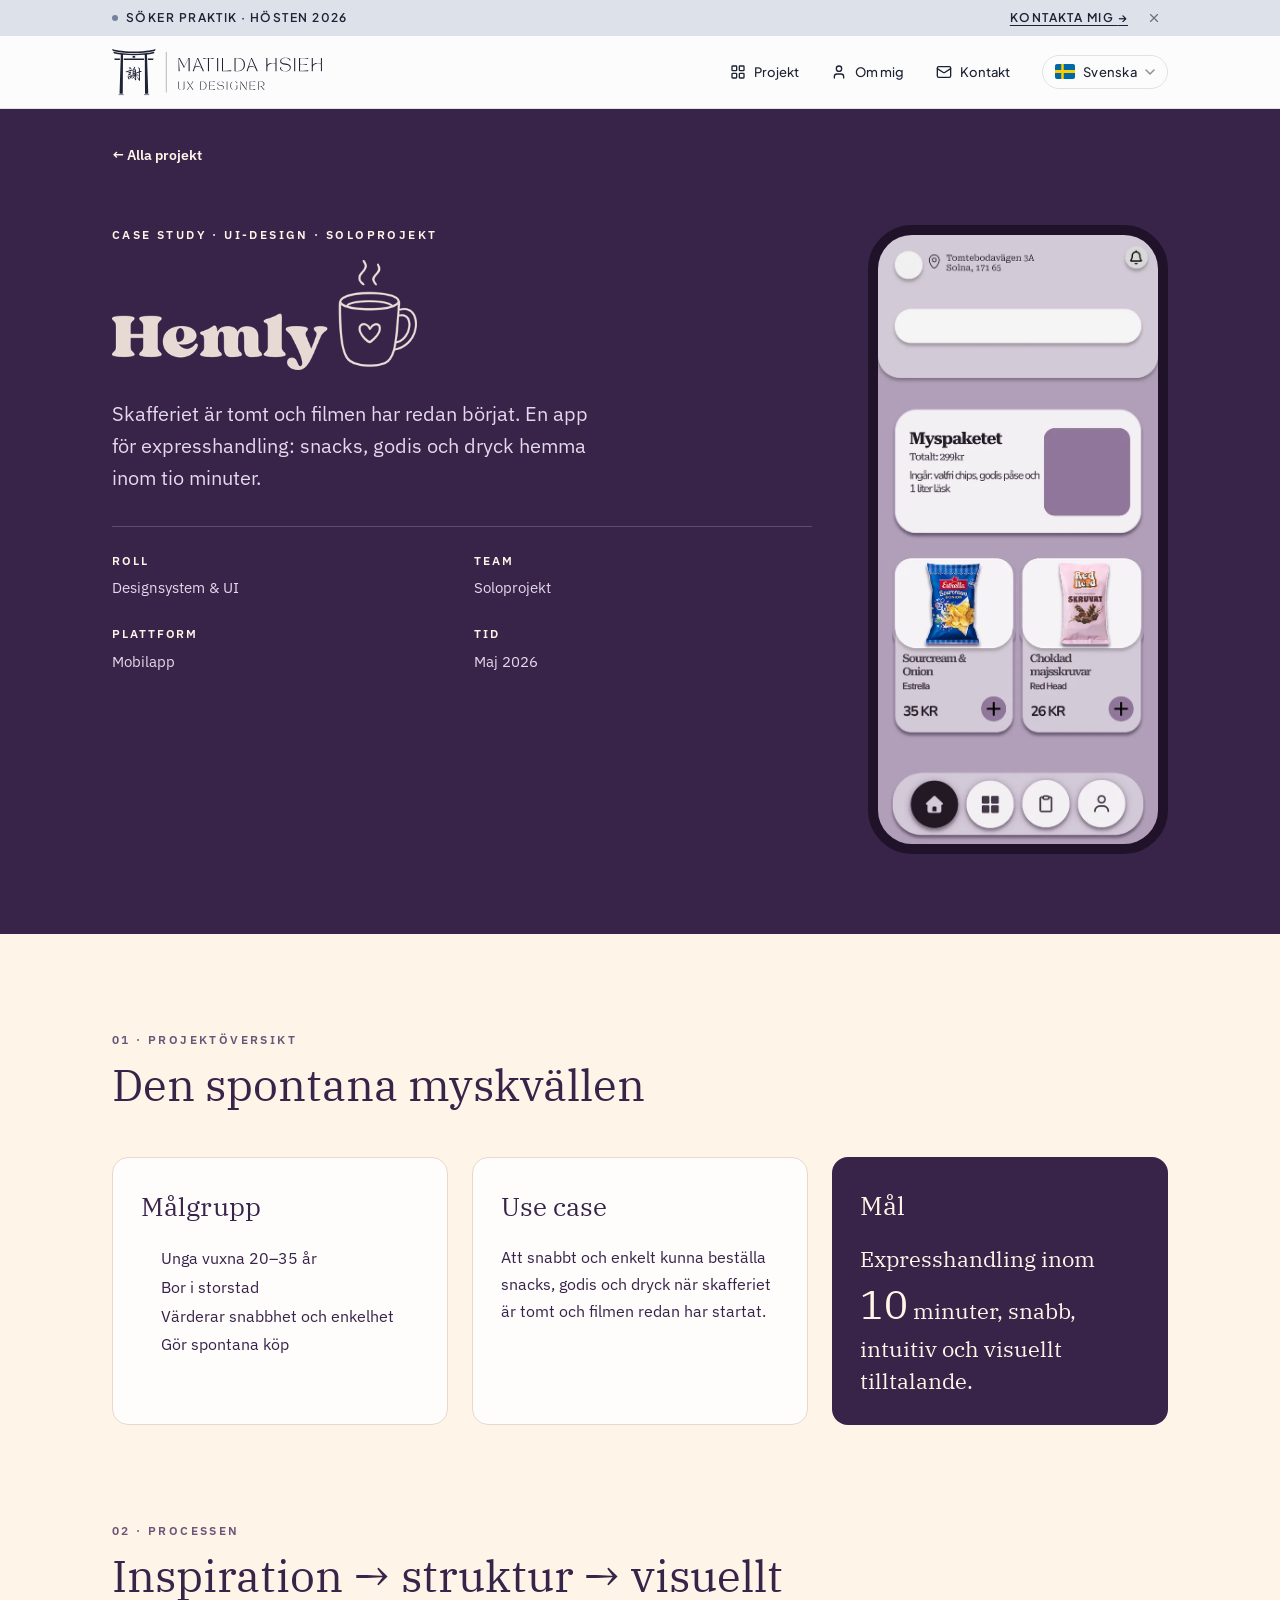
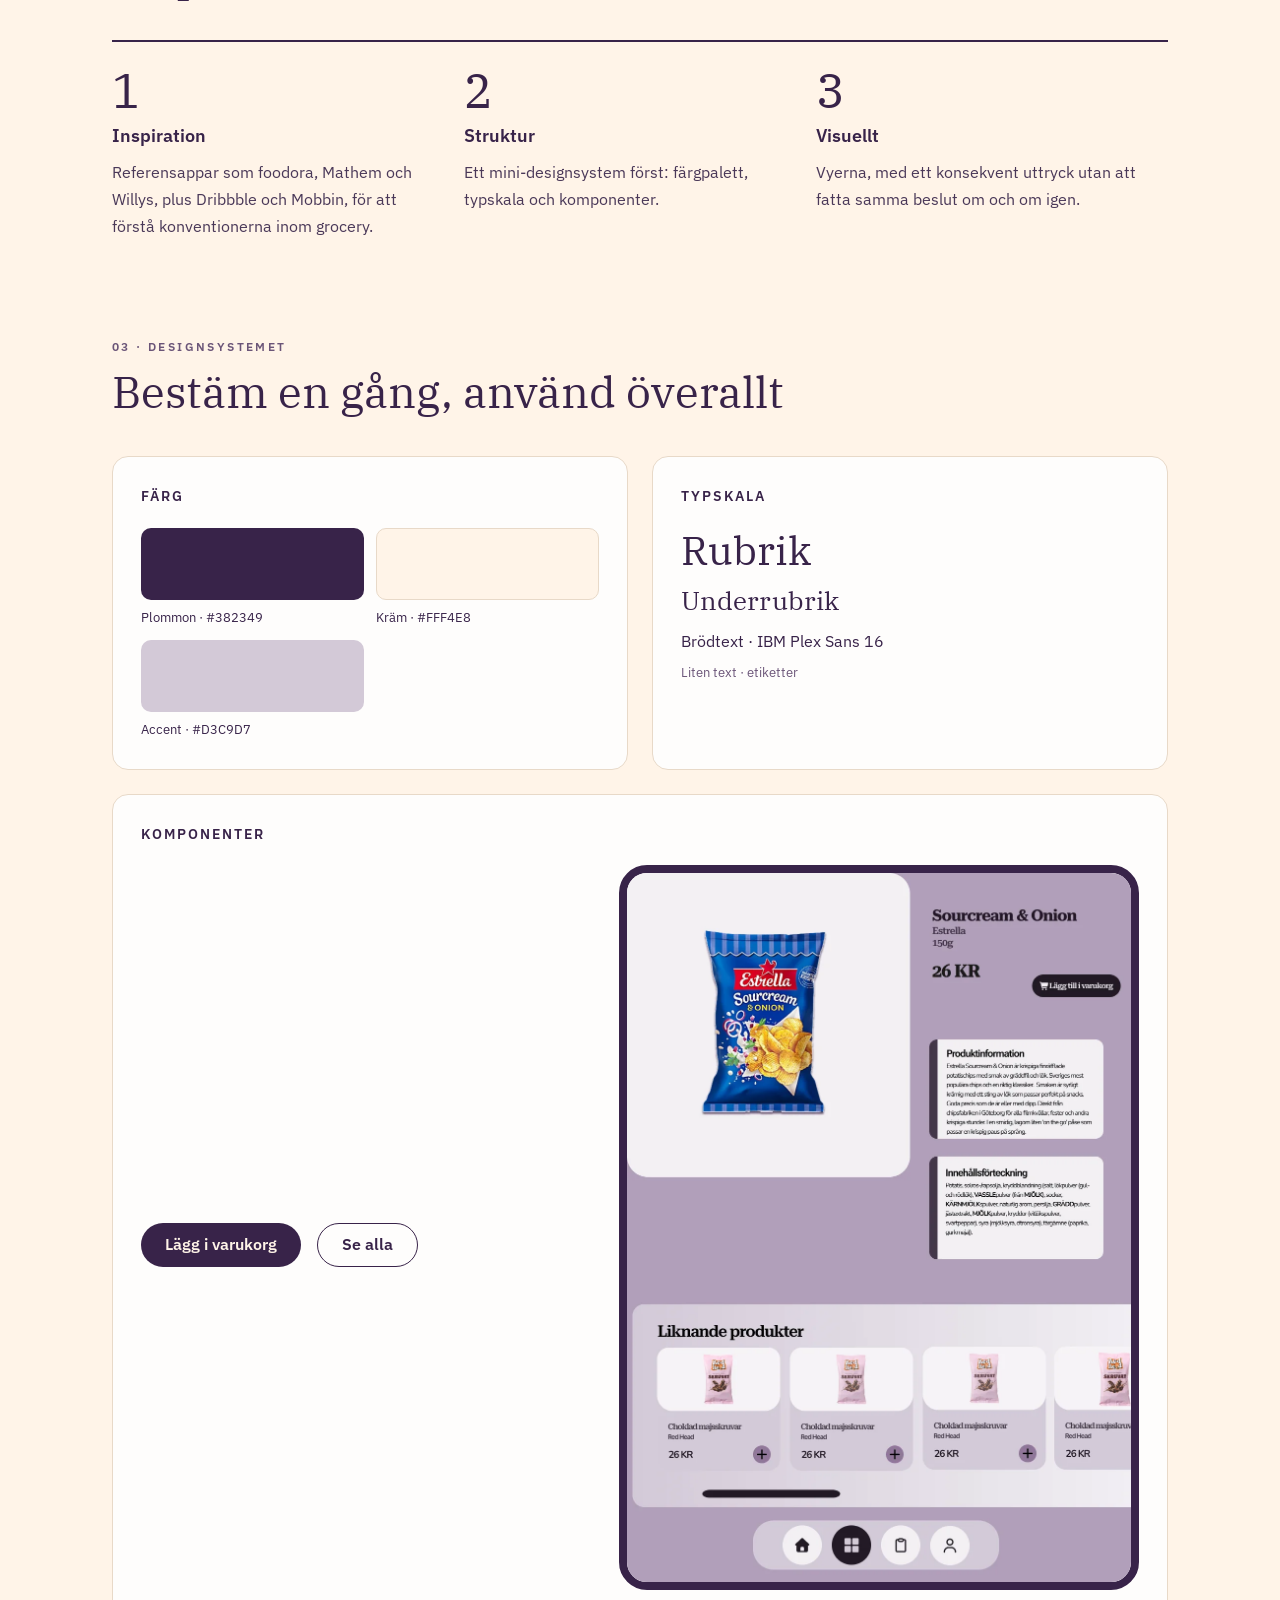
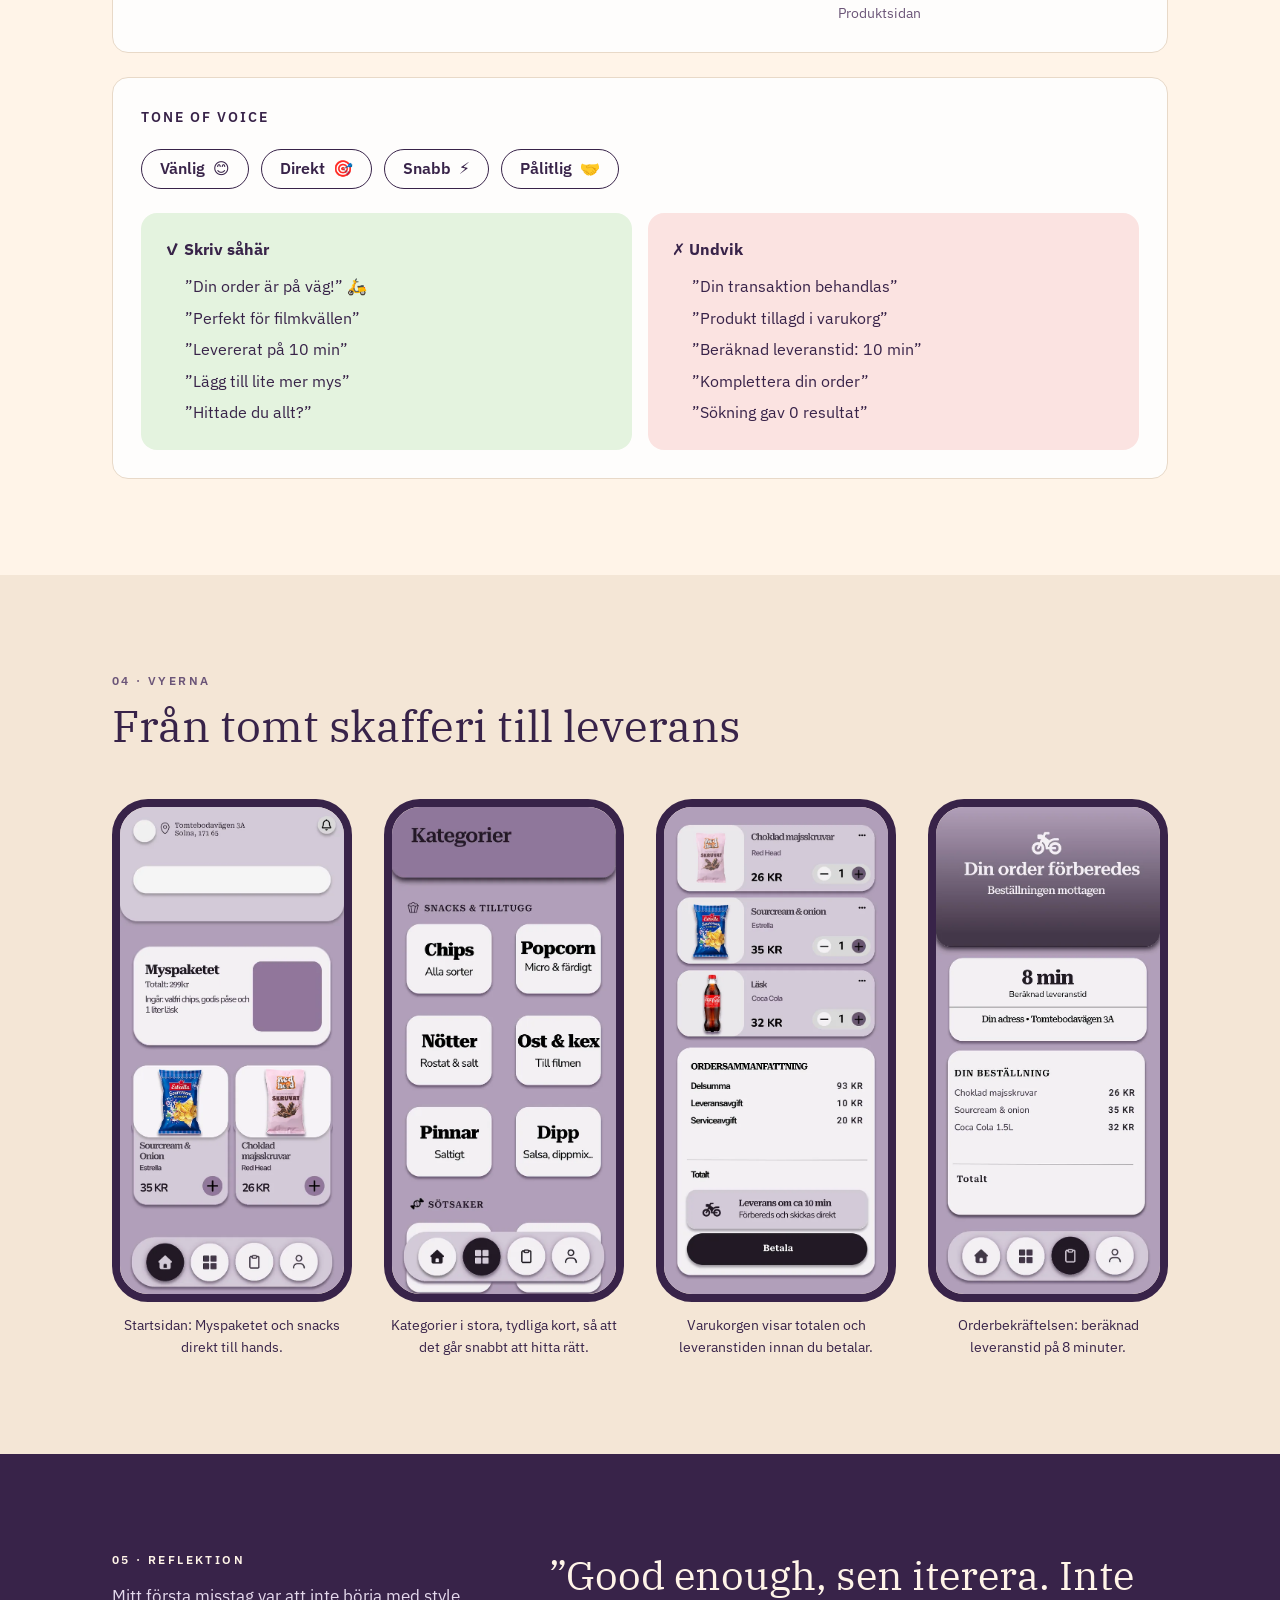
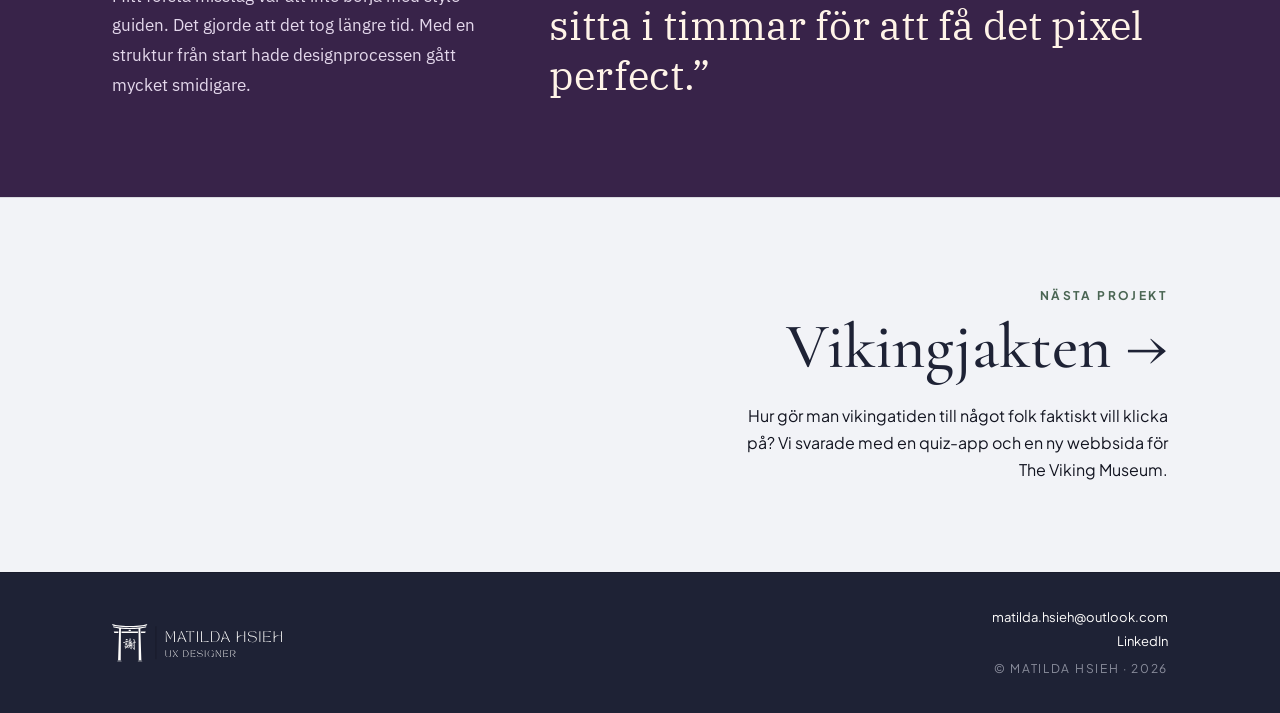
<file: hemly.html>
<!DOCTYPE html>
<html lang="sv">
<head>
  <meta charset="UTF-8">
  <meta name="viewport" content="width=device-width, initial-scale=1.0">
  <title>Hemly · Matilda Hsieh</title>
  <meta name="description" content="Case study: Hemly. UI-design av en app för expresshandling, för den spontana myskvällen.">

  <link rel="icon" href="assets/favicon.svg?v=2" type="image/svg+xml">
  <link rel="icon" href="assets/favicon-32.png?v=2" type="image/png" sizes="32x32">
  <link rel="apple-touch-icon" href="assets/apple-touch-icon.png?v=2">
  <meta name="theme-color" content="#1E2235">

  <link rel="preconnect" href="https://fonts.googleapis.com">
  <link rel="preconnect" href="https://fonts.gstatic.com" crossorigin>
  <link href="https://fonts.googleapis.com/css2?family=Cormorant+Garamond:wght@400;500;600&family=Plus+Jakarta+Sans:wght@400;500;600;700&family=Tenor+Sans&display=swap" rel="stylesheet">

  <link href="https://fonts.googleapis.com/css2?family=IBM+Plex+Sans:wght@400;500;600&family=IBM+Plex+Serif:wght@400;500&family=IBM+Plex+Mono:wght@500&display=swap" rel="stylesheet">
  <!-- Visitor tracking. Open any page with ?notrack once to stop counting this browser, ?track to turn it back on. -->
  <script>
    (function () {
      try {
        var q = location.search;
        if (/[?&]notrack(=|&|$)/.test(q)) localStorage.setItem('mh-notrack', '1');
        if (/[?&]track(=|&|$)/.test(q)) localStorage.removeItem('mh-notrack');
        if (localStorage.getItem('mh-notrack')) return;
      } catch (e) { /* storage blocked: track as normal */ }
      var s = document.createElement('script');
      s.defer = true;
      s.src = 'https://portfolio-analytics.traffic-dashboard.workers.dev/t.js';
      document.head.appendChild(s);
    })();
  </script>
  <style>
    /* ==========================================================
       DESIGN TOKENS
       ========================================================== */
    :root {
      /* Colors — design system */
      --bg-primary: #F2F3F7;
      --bg-secondary: #DDE1EA;
      --bg-warm: #E4DDD6;
      --bg-jade-light: #E3EEE5;
      --brand-dark: #1E2235;
      --brand-mid: #76809D;
      --jade-500: #A9C4B0;
      --jade-dark: #28352C;
      --off-white: #FEFDFC;
      --text-primary: #05070B;
      --text-secondary: #131521;
      --text-muted: #76809D;

      /* Supporting colors */
      --jade-600: #66816E;          /* jade for large text on light backgrounds (≥3:1) */
      --jade-700: #4A6553;          /* jade for small text on light backgrounds (≥4.5:1) */
      --jade-border: #D0E1D4;
      --text-muted-aa: #535C78;     /* muted small text on light backgrounds (≥4.5:1) */
      --contact-bg: #565F7C;        /* deepened brand-mid so contact text passes AA */
      --text-on-dark-muted: #B8C0D2;
      --footer-text: #8A8D9C;
      --footer-border: #191C2C;
      --brand-dark-hover: #12152A;
      --jade-hover: #97B39F;
      --text-on-forest-muted: #9DB0A2;  /* muted text on jade-dark, 5.6:1 */

      /* Typography */
      --font-display: 'Cormorant Garamond', 'Times New Roman', serif;
      --font-body: 'Plus Jakarta Sans', system-ui, -apple-system, 'Segoe UI', sans-serif;
      --font-logo: 'Tenor Sans', 'Cormorant Garamond', serif;
      --max-text: 560px;

      /* Spacing — 4pt system */
      --space-1: 4px;
      --space-2: 8px;
      --space-3: 12px;
      --space-4: 16px;
      --space-5: 24px;
      --space-6: 32px;
      --space-7: 48px;
      --space-8: 64px;
      --space-9: 96px;

      /* Radii */
      --radius-sm: 8px;    /* tags and small elements */
      --radius-md: 20px;   /* cards */
      --radius-lg: 50px;   /* buttons (pill) */

      --container: 1120px;
      --nav-height: 72px;
      --ease: 0.2s ease;
    }

    /* ==========================================================
       BASE
       ========================================================== */
    *, *::before, *::after { box-sizing: border-box; }

    html {
      scroll-behavior: smooth;
      -webkit-text-size-adjust: 100%;
    }
    @media (prefers-reduced-motion: reduce) {
      html { scroll-behavior: auto; }
      *, *::before, *::after {
        transition: none !important;
        transform: none !important;
      }
    }

    body {
      margin: 0;
      font-family: var(--font-body);
      font-size: 16px;
      line-height: 1.6;
      color: var(--text-secondary);
      background: var(--bg-primary);
      -webkit-font-smoothing: antialiased;
    }

    h1, h2, h3, p, blockquote, figure { margin: 0; }
    ul { margin: 0; padding: 0; list-style: none; }
    a { color: inherit; }
    svg { display: block; }

    section[id], main[id] { scroll-margin-top: var(--nav-height); }

    .container {
      width: 100%;
      max-width: var(--container);
      margin: 0 auto;
      padding: 0 var(--space-6);
    }

    .sr-only {
      position: absolute;
      width: 1px; height: 1px;
      padding: 0; margin: -1px;
      overflow: hidden;
      clip: rect(0, 0, 0, 0);
      white-space: nowrap;
      border: 0;
    }

    .skip-link {
      position: absolute;
      left: var(--space-4);
      top: -100px;
      z-index: 200;
      padding: var(--space-3) var(--space-4);
      background: var(--brand-dark);
      color: var(--off-white);
      font-size: 14px;
      font-weight: 600;
      text-decoration: none;
    }
    .skip-link:focus { top: var(--space-4); }

    [tabindex="-1"]:focus { outline: none; }

    :focus-visible {
      outline: 2px solid var(--brand-dark);
      outline-offset: 3px;
    }
    .on-dark :focus-visible,
    .on-dark:focus-visible {
      outline-color: var(--jade-500);
    }

    /* Shared text styles */
    .eyebrow {
      display: block;
      font-family: var(--font-body);
      font-size: 9px;
      font-weight: 700;
      letter-spacing: 0.2em;
      text-transform: uppercase;
      margin-bottom: var(--space-4);
    }

    .section {
      padding: var(--space-9) 0;
    }

    .section-title {
      font-family: var(--font-display);
      font-weight: 500;
      line-height: 1.15;
      color: var(--brand-dark);
    }

    /* ==========================================================
       BUTTONS
       ========================================================== */
    .btn {
      display: inline-flex;
      align-items: center;
      justify-content: center;
      gap: var(--space-2);
      min-height: 44px;
      padding: var(--space-3) var(--space-5);
      font-family: var(--font-body);
      font-size: 13px;
      font-weight: 600;
      letter-spacing: 0.04em;
      text-decoration: none;
      border: 1px solid transparent;
      border-radius: var(--radius-lg);
      cursor: pointer;
      transition: all 0.2s ease;
    }
    .btn .arrow { transition: transform var(--ease); }
    .btn:hover .arrow { transform: translateX(3px); }

    .btn-primary {
      background: var(--brand-dark);
      color: var(--off-white);
      border-color: var(--brand-dark);
    }
    .btn-primary:hover {
      background: var(--brand-dark-hover);
      border-color: var(--brand-dark-hover);
      transform: translateY(-1px);
      box-shadow: 0 4px 12px rgba(0, 0, 0, 0.15);
    }

    .btn-secondary {
      background: transparent;
      color: var(--brand-dark);
      border-color: var(--brand-dark);
    }
    /* Outline buttons: fill with their border color at 10% */
    .btn-secondary:hover,
    .btn-jade:hover,
    .btn-light:hover { transform: translateY(-1px); }
    .btn-secondary:hover { background: rgba(30, 34, 53, 0.1); }

    .btn-jade {
      background: transparent;
      color: var(--jade-500);
      border-color: var(--jade-500);
    }
    .btn-jade:hover { background: rgba(169, 196, 176, 0.1); }

    .btn-light {
      background: transparent;
      color: var(--off-white);
      border-color: var(--off-white);
    }
    .btn-light:hover { background: rgba(254, 253, 252, 0.1); }

    .btn-group {
      display: flex;
      flex-wrap: wrap;
      gap: var(--space-3);
    }

    /* ==========================================================
       1. ANNOUNCEMENT BANNER
       ========================================================== */
    .banner {
      background: var(--bg-secondary);
      color: var(--brand-dark);
      font-size: 12px;
      font-weight: 600;
      letter-spacing: 0.12em;
      text-transform: uppercase;
    }
    .banner[hidden] { display: none; }
    .banner-inner {
      display: flex;
      align-items: center;
      justify-content: space-between;
      gap: var(--space-4);
      min-height: 36px;
    }
    .banner-status {
      display: flex;
      align-items: center;
      gap: var(--space-2);
      margin: 0;
    }
    .banner-dot {
      width: 6px;
      height: 6px;
      border-radius: 50%;
      background: var(--brand-mid);
      flex-shrink: 0;
    }
    .banner-actions {
      display: flex;
      align-items: center;
      gap: var(--space-3);
    }
    .banner-link {
      color: var(--brand-dark);
      text-decoration: underline;
      text-underline-offset: 3px;
    }
    .banner-link:hover { text-decoration-thickness: 2px; }
    .banner-close {
      display: grid;
      place-items: center;
      width: 28px;
      height: 28px;
      padding: 0;
      background: transparent;
      border: 0;
      color: var(--brand-dark);
      cursor: pointer;
      opacity: 0.6;
      transition: opacity 0.15s ease;
    }
    .banner-close:hover,
    .banner-close:focus-visible { opacity: 1; }
    /* Bigger tap areas without making the banner taller */
    .banner-link, .banner-close { position: relative; }
    .banner-link::after { content: ""; position: absolute; inset: -14px -8px; }
    .banner-close::after { content: ""; position: absolute; inset: -8px; }
    /* Keep the banner on one line on small phones */
    @media (max-width: 480px) {
      .banner { letter-spacing: 0; text-transform: none; }
      .banner-link { white-space: nowrap; }
      .banner-inner, .banner-actions { gap: 8px; }
    }

    /* ==========================================================
       2. NAVBAR
       ========================================================== */
    .site-header {
      position: sticky;
      top: 0;
      z-index: 100;
      background: rgba(254, 253, 252, 0.92);
      border-bottom: 1px solid var(--bg-secondary);
      transition: background-color var(--ease), box-shadow var(--ease);
    }
    .site-header.is-scrolled {
      background: rgba(254, 253, 252, 0.97);
      -webkit-backdrop-filter: blur(12px);
      backdrop-filter: blur(12px);
      box-shadow: 0 1px 12px rgba(30, 34, 53, 0.06);
    }
    .nav-inner {
      display: flex;
      align-items: center;
      justify-content: space-between;
      height: var(--nav-height);
    }

    /* Logo lockup: one vector file (assets/logo.svg) drawn in currentColor */
    .logo {
      display: inline-flex;
      align-items: center;
      color: var(--brand-dark);
      text-decoration: none;
    }
    .logo-svg {
      display: block;
      width: 210px;               /* lockup is 4.54 : 1, so about 46px tall */
      height: auto;
      overflow: visible;
    }
    .logo--small { color: var(--off-white); }
    .logo--small .logo-svg { width: 170px; }

    /* Torii colors are variables so the same symbol works as a faded ghost */
    .torii-ghost {
      --torii-fill: currentColor;
      --torii-stroke: none;
      --torii-feet: currentColor;
    }

    /* Nav links */
    .nav-links {
      display: flex;
      align-items: center;
      gap: var(--space-6);
    }
    .nav-link {
      position: relative;
      display: inline-flex;
      align-items: center;
      gap: var(--space-2);
      padding: var(--space-2) 0;
      font-size: 13px;
      font-weight: 500;
      color: var(--brand-dark);
      text-decoration: none;
    }
    .nav-link svg { width: 16px; height: 16px; }
    .nav-link::after {
      content: "";
      position: absolute;
      left: 0;
      bottom: 0;
      width: 0;
      height: 2px;
      background: var(--jade-500);
      transition: width 0.2s ease;
    }
    .nav-link:hover::after,
    .nav-link.is-active::after { width: 100%; }

    .nav-toggle {
      display: none;
      place-items: center;
      width: 44px;
      height: 44px;
      padding: 0;
      background: transparent;
      border: 0;
      color: var(--brand-dark);
      cursor: pointer;
    }
    .nav-toggle svg { width: 24px; height: 24px; }
    .nav-toggle .icon-close { display: none; }
    .nav-toggle[aria-expanded="true"] .icon-open { display: none; }
    .nav-toggle[aria-expanded="true"] .icon-close { display: block; }

    /* Language dropdown */
    .lang-dropdown {
      position: relative;
    }
    .lang-btn {
      display: inline-flex;
      align-items: center;
      gap: var(--space-2);
      padding: var(--space-2) var(--space-3);
      font-family: var(--font-body);
      font-size: 13px;
      font-weight: 500;
      color: var(--brand-dark);
      background: transparent;
      border: 1px solid var(--bg-secondary);
      border-radius: var(--radius-lg);
      cursor: pointer;
      transition: all 0.2s ease;
      white-space: nowrap;
    }
    .lang-btn:hover,
    .lang-btn[aria-expanded="true"] {
      background: var(--bg-secondary);
    }
    .lang-flag {
      display: inline-block;
      width: 20px;
      height: 15px;
      border-radius: 2px;
      overflow: hidden;
      flex-shrink: 0;
      vertical-align: middle;
    }
    .lang-flag svg {
      width: 100%;
      height: 100%;
      object-fit: cover;
      display: block;
    }
    .lang-label { letter-spacing: 0.02em; }
    .lang-chevron {
      width: 10px;
      height: 10px;
      opacity: 0.5;
      transition: transform 0.2s ease;
    }
    .lang-btn[aria-expanded="true"] .lang-chevron {
      transform: rotate(180deg);
    }
    .lang-menu {
      display: none;
      position: absolute;
      top: calc(100% + 8px);
      right: 0;
      min-width: 140px;
      background: var(--off-white);
      border: 1px solid var(--bg-secondary);
      border-radius: var(--radius-sm);
      box-shadow: 0 8px 24px rgba(30,34,53,0.10);
      overflow: hidden;
      z-index: 200;
    }
    .lang-menu.is-open { display: block; }
    .lang-option {
      display: flex;
      align-items: center;
      gap: var(--space-3);
      width: 100%;
      padding: 10px var(--space-4);
      font-family: var(--font-body);
      font-size: 13px;
      font-weight: 500;
      color: var(--brand-dark);
      background: transparent;
      border: 0;
      cursor: pointer;
      text-align: left;
      transition: background 0.15s ease;
    }
    .lang-option:hover { background: var(--bg-secondary); }
    .lang-option.is-active {
      color: var(--jade-700);
      font-weight: 600;
    }
    .lang-option .lang-flag { width: 22px; height: 16px; }
    .lang-option:focus {
      outline: 2px solid var(--jade-600);
      outline-offset: -2px;
      background: var(--bg-secondary);
    }

    .nav-toggle {
      display: none;
      place-items: center;
      width: 44px;
      height: 44px;
      padding: 0;
      background: transparent;
      border: 0;
      color: var(--brand-dark);
      cursor: pointer;
    }
    .nav-toggle svg { width: 24px; height: 24px; }
    .nav-toggle .icon-close { display: none; }
    .nav-toggle[aria-expanded="true"] .icon-open { display: none; }
    .nav-toggle[aria-expanded="true"] .icon-close { display: block; }


    /* ==========================================================
       3. HERO
       ========================================================== */
    .hero {
      position: relative;
      overflow: hidden;
      background: var(--bg-warm);
      padding: var(--space-9) 0;
    }
    .hero-ghost {
      position: absolute;
      right: -40px;
      bottom: -60px;
      width: min(520px, 60vw);
      height: auto;
      color: var(--brand-dark);
      opacity: 0.07;
      pointer-events: none;
    }
    .hero-content { position: relative; }
    .hero .eyebrow { color: var(--jade-700); }
    .hero-title {
      font-family: var(--font-display);
      font-size: 56px;
      font-weight: 500;
      line-height: 1;
      letter-spacing: 0.04em;
    }
    .hero-title span { display: block; }
    .hero-title-first { color: var(--brand-dark); }
    .hero-title-last { color: var(--jade-600); }
    .accent-line {
      width: 28px;
      height: 1px;
      background: var(--jade-500);
      margin: var(--space-5) 0;
      border: 0;
    }
    .hero-text {
      max-width: 420px;
      font-size: 14px;
      line-height: 1.75;
      color: var(--text-secondary);
      margin-bottom: var(--space-6);
    }

    /* ==========================================================
       4. PROJEKT
       ========================================================== */
    .projects { background: var(--bg-primary); }
    .projects .eyebrow { color: var(--text-muted-aa); }
    .projects .section-title {
      font-size: 32px;
      margin-bottom: var(--space-7);
    }
    .project-grid {
      display: grid;
      grid-template-columns: repeat(3, 1fr);
      gap: var(--space-6);
    }

    /* "Breaking out" cards: the icon floats above the card's top edge */
    .project-card-wrapper {
      position: relative;
      display: flex;
      flex-direction: column;
      padding-top: 40px;
      transition: all 0.25s ease;
    }
    .card-icon-float {
      position: absolute;
      top: 0;
      left: 0;
      right: 0;               /* centered without transform, so reduced-motion's transform:none can't shift it */
      z-index: 2;
      display: flex;
      justify-content: center;
      align-items: flex-end;
      pointer-events: none;
      gap: 4px;
    }
    .card-icon-torii {
      --torii-fill: var(--jade-500);
      --torii-stroke: none;
      --torii-feet: var(--jade-500);
      width: 56px;
      height: 68px;
    }
    .card-icon-circle {
      display: flex;
      align-items: center;
      justify-content: center;
      width: 56px;
      height: 56px;
      background: var(--bg-warm);
      border: 3px solid var(--bg-primary);
      border-radius: 50%;
      font-size: 28px;
      color: var(--jade-dark);
    }
    .card-icon-circle svg { width: 28px; height: 28px; }
    .card-icon-image {
      display: block;
      box-shadow: 0 4px 16px rgba(0, 0, 0, 0.15);
    }

    .project-card {
      position: relative;
      overflow: hidden;
      flex: 1;
      display: flex;
      flex-direction: column;
      align-items: center;
      padding: 40px 20px 20px;
      text-align: center;
      border-radius: var(--radius-md);
      transition: all 0.25s ease;
    }
    /* Subtle radial gradient in the bottom corner for depth */
    .project-card::after {
      content: "";
      position: absolute;
      inset: 0;
      background: radial-gradient(circle at 100% 100%, var(--card-glow) 0%, transparent 55%);
      pointer-events: none;
    }
    .project-card > * { position: relative; z-index: 1; }

    .project-card-wrapper:hover,
    .project-card-wrapper:focus-within { transform: translateY(-6px); }
    .project-card-wrapper:hover .project-card,
    .project-card-wrapper:focus-within .project-card {
      box-shadow: 0 16px 40px rgba(0, 0, 0, 0.12);
    }

    .project-meta {
      font-size: 9px;
      font-weight: 700;
      letter-spacing: 0.2em;
      text-transform: uppercase;
      margin-bottom: var(--space-2);
    }
    .project-title {
      font-family: var(--font-display);
      font-size: 20px;
      font-weight: 600;
      margin-bottom: var(--space-2);
    }
    .project-desc {
      font-size: 10px;
      line-height: 1.6;
      max-width: var(--max-text);
      margin-bottom: var(--space-4);
    }
    .project-divider {
      width: 100%;
      height: 1px;
      margin: 0 0 var(--space-4);
      border: 0;
    }
    .tags {
      display: flex;
      flex-wrap: wrap;
      justify-content: center;
      gap: var(--space-2);
      margin-bottom: var(--space-5);
    }
    .tag {
      padding: var(--space-1) var(--space-3);
      font-size: 11px;
      font-weight: 600;
      border: 1px solid transparent;
      border-radius: var(--radius-sm);
    }
    .project-card .btn { margin-top: auto; }

    /* Card 1 — Hold-it! (dark) */
    .project-card--dark {
      --card-glow: rgba(169, 196, 176, 0.14);
      background: var(--brand-dark);
      color: var(--off-white);
    }
    .project-card--dark .project-meta { color: var(--jade-500); }
    .project-card--dark .project-title { color: var(--off-white); }
    .project-card--dark .project-desc { color: var(--footer-text); }   /* #76809D is 4.0:1 here; this passes AA */
    .project-card--dark .project-divider { background: rgba(169, 196, 176, 0.2); }
    .project-card--dark .tag {
      background: rgba(169, 196, 176, 0.15);
      color: var(--jade-500);
      border-color: rgba(169, 196, 176, 0.3);
    }
    .project-card--dark .btn-primary {
      background: var(--jade-500);
      border-color: var(--jade-500);
      color: var(--brand-dark);
    }
    .project-card--dark .btn-primary:hover {
      background: var(--jade-hover);
      border-color: var(--jade-hover);
    }
    .project-card--dark :focus-visible { outline-color: var(--jade-500); }

    /* Card 2 — Tillgänglighet (warm) */
    .project-card--warm {
      --card-glow: rgba(30, 34, 53, 0.07);
      background: var(--bg-warm);
    }
    .project-card--warm .project-meta { color: var(--jade-700); }        /* #66816E is 3.2:1 here */
    .project-card--warm .project-title { color: var(--brand-dark); }
    .project-card--warm .project-desc { color: var(--text-muted-aa); }   /* #76809D is 2.9:1 here */
    .project-card--warm .project-divider { background: rgba(40, 53, 44, 0.12); }
    .project-card--warm .tag {
      background: rgba(40, 53, 44, 0.1);
      color: var(--jade-dark);
    }

    /* Card 3 — Vikingjakten (forest green) */
    .project-card--forest {
      --card-glow: rgba(169, 196, 176, 0.12);
      background: var(--jade-dark);
      color: var(--off-white);
    }
    .project-card--forest .project-meta { color: var(--jade-500); }
    .project-card--forest .project-title { color: var(--off-white); }
    .project-card--forest .project-desc { color: var(--text-on-forest-muted); }
    .project-card--forest .project-divider { background: rgba(169, 196, 176, 0.2); }
    .project-card--forest .tag {
      background: rgba(169, 196, 176, 0.15);
      color: var(--jade-500);
      border-color: rgba(169, 196, 176, 0.3);
    }
    .project-card--forest .btn-primary {
      background: var(--jade-500);
      border-color: var(--jade-500);
      color: var(--jade-dark);
    }
    .project-card--forest .btn-primary:hover {
      background: var(--jade-hover);
      border-color: var(--jade-hover);
    }
    .project-card--forest :focus-visible { outline-color: var(--jade-500); }

    /* ==========================================================
       5. OM MIG SNIPPET
       ========================================================== */
    .about {
      background: var(--brand-dark);
      color: var(--off-white);
    }
    .about-grid {
      display: grid;
      grid-template-columns: 1fr 1fr;
      gap: var(--space-8);
      align-items: center;
    }
    .about .eyebrow { color: var(--jade-500); }
    .about .section-title {
      font-size: 28px;
      color: var(--off-white);
      margin-bottom: var(--space-4);
    }
    .about-text {
      max-width: var(--max-text);
      font-size: 14px;
      line-height: 1.75;
      color: var(--text-on-dark-muted);
      margin-bottom: var(--space-6);
    }
    .quote {
      background: rgba(255, 255, 255, 0.05);
      border-left: 3px solid var(--jade-500);
      padding: var(--space-5);
    }
    .quote blockquote p {
      font-family: var(--font-display);
      font-size: 22px;
      font-style: italic;
      line-height: 1.45;
      color: var(--off-white);
    }
    .quote figcaption {
      margin-top: var(--space-4);
      font-size: 11px;
      font-weight: 600;
      letter-spacing: 0.08em;
      color: var(--jade-500);
    }

    /* ==========================================================
       6. KONTAKT
       ========================================================== */
    .contact {
      background: var(--contact-bg);
      text-align: center;
    }
    .contact .eyebrow { color: var(--bg-secondary); }
    .contact .section-title {
      font-size: 36px;
      color: var(--off-white);
      margin-bottom: var(--space-4);
    }
    .contact-text {
      max-width: var(--max-text);
      margin: 0 auto var(--space-6);
      font-size: 14px;
      line-height: 1.75;
      color: var(--bg-secondary);
    }
    .contact .btn-group { justify-content: center; }
    .contact .btn-primary:focus-visible { outline-color: var(--off-white); }
    .contact :focus-visible { outline-color: var(--off-white); }

    /* ==========================================================
       7. FOOTER
       ========================================================== */
    .site-footer {
      background: var(--brand-dark);
      border-top: 1px solid var(--footer-border);
      padding: var(--space-6) 0;
    }
    .footer-inner {
      display: flex;
      align-items: center;
      justify-content: space-between;
      gap: var(--space-5);
    }
    .footer-meta {
      text-align: right;
      font-size: 11px;
      line-height: 1.7;
      color: var(--footer-text);
    }
    .footer-meta p:first-child { letter-spacing: 0.14em; }

    /* Footer contact: email (click to copy) + LinkedIn */
    .footer-contact {
      text-align: right;
      font-size: 13px;
      line-height: 1.9;
      color: var(--footer-text);
    }
    .footer-contact a {
      color: var(--off-white);
      text-decoration: none;
      transition: color var(--ease);
    }
    .footer-contact a:hover {
      color: var(--jade-500);
      text-decoration: underline;
      text-underline-offset: 3px;
    }
    .footer-contact__copy { margin-top: var(--space-1); font-size: 12px; letter-spacing: 0.14em; }

    /* "Copied" toast — centred without transform so reduced-motion can't shift it */
    .copy-toast {
      position: fixed;
      left: 0;
      right: 0;
      bottom: var(--space-6);
      width: max-content;
      max-width: calc(100% - 32px);
      margin: 0 auto;
      padding: 10px 20px;
      background: var(--jade-700);      /* #66816E is 3.9:1 with white; this passes AA */
      color: var(--off-white);
      font-size: 14px;
      font-weight: 600;
      border-radius: var(--radius-lg);
      box-shadow: 0 4px 16px rgba(0, 0, 0, 0.15);
      opacity: 0;
      pointer-events: none;
      transition: opacity 0.2s ease;
      z-index: 300;
    }
    .copy-toast.show { opacity: 1; }
    @media (max-width: 768px) {
      .footer-contact { text-align: left; }
    }

    /* ==========================================================
       RESPONSIVE — 768px
       ========================================================== */
    @media (max-width: 768px) {
      :root { --nav-height: 64px; }

      .container { padding: 0 var(--space-4); }
      .section { padding: var(--space-8) 0; }

      .logo-svg { width: 160px; }
      .logo--small .logo-svg { width: 150px; }

      .nav-toggle { display: grid; }
      .nav-links {
        position: absolute;
        top: 100%;
        left: 0;
        right: 0;
        flex-direction: column;
        align-items: stretch;
        gap: 0;
        padding: var(--space-2) var(--space-4) var(--space-4);
        background: var(--off-white);
        border-bottom: 1px solid var(--bg-secondary);
        box-shadow: 0 8px 16px rgba(30, 34, 53, 0.06);
        display: none;
      }
      .nav-links.is-open { display: flex; }
      .nav-link {
        width: 100%;
        padding: var(--space-4) 0;
        font-size: 15px;
        border-bottom: 1px solid var(--bg-secondary);
      }
      .nav-links li:last-child .nav-link { border-bottom: 0; }
      .nav-link::after { bottom: -1px; }
      /* Lang dropdown in mobile menu */
      .lang-item {
        padding: var(--space-3) 0;
        border-bottom: 1px solid var(--bg-secondary);
      }
      .lang-btn {
        font-size: 15px;
        padding: var(--space-2) 0;
        border: 0;
        border-radius: 0;
      }
      .lang-btn:hover { transform: none; background: transparent; }
      /* Show dropdown inline on mobile */
      .lang-menu {
        position: static !important;
        display: none;
        box-shadow: none !important;
        border: 0 !important;
        background: transparent !important;
        min-width: 0 !important;
        padding: var(--space-2) 0 0;
      }
      .lang-menu.is-open { display: block; }
      .lang-option {
        padding: var(--space-2) 0 !important;
        font-size: 15px !important;
      }
      .lang-option:hover { background: transparent !important; }
      .nav-link:hover::after,
      .nav-link.is-active::after { width: 48px; }

      .hero { padding: var(--space-8) 0; }
      .hero-title { font-size: 44px; }
      .hero-ghost { width: 300px; right: -60px; bottom: -40px; }

      .project-grid,
      .about-grid { grid-template-columns: 1fr; }
      .about-grid { gap: var(--space-7); }

      .contact .section-title { font-size: 30px; }

      .btn-group .btn { flex: 1 1 auto; }

      .footer-inner {
        flex-direction: column;
        align-items: flex-start;
      }
      .footer-meta { text-align: left; }
    }
    /* ==========================================================
       CASE STUDY
       ========================================================== */
    .case-hero {
      position: relative;
      overflow: hidden;
      background: var(--jade-dark);
      color: var(--off-white);
      padding: var(--space-8) 0 var(--space-8);
    }
    .case-hero::after {
      content: "";
      position: absolute;
      inset: 0;
      background: radial-gradient(circle at 100% 100%, rgba(169, 196, 176, 0.14) 0%, transparent 55%);
      pointer-events: none;
    }
    .case-hero .container { position: relative; z-index: 1; }
    .case-back {
      display: inline-flex;
      align-items: center;
      gap: var(--space-2);
      margin-bottom: var(--space-6);
      font-size: 13px;
      font-weight: 600;
      color: var(--jade-500);
      text-decoration: none;
    }
    .case-back:hover { text-decoration: underline; text-underline-offset: 3px; }
    .case-hero-top {
      display: flex;
      align-items: center;
      gap: var(--space-5);
      margin-bottom: var(--space-5);
    }
    .case-hero-icon {
      width: 80px;
      height: 80px;
      border-radius: 50%;
      object-fit: cover;
      box-shadow: 0 4px 16px rgba(0, 0, 0, 0.25);
      flex-shrink: 0;
    }
    .case-hero .eyebrow { color: var(--jade-500); margin-bottom: var(--space-2); }
    .case-title {
      font-family: var(--font-display);
      font-size: 56px;
      font-weight: 500;
      line-height: 1;
      letter-spacing: 0.02em;
    }
    .case-lead {
      max-width: var(--max-text);
      font-size: 17px;
      line-height: 1.7;
      color: var(--text-on-forest-muted);
      margin-bottom: var(--space-7);
    }
    .case-facts {
      display: grid;
      grid-template-columns: repeat(4, 1fr);
      gap: var(--space-5);
      margin: 0;
      padding-top: var(--space-5);
      border-top: 1px solid rgba(169, 196, 176, 0.2);
    }
    .case-facts dt {
      font-size: 11px;
      font-weight: 700;
      letter-spacing: 0.16em;
      text-transform: uppercase;
      color: var(--jade-500);
      margin-bottom: var(--space-1);
    }
    .case-facts dd { margin: 0; font-size: 14px; color: var(--off-white); }

    .case-body { background: var(--bg-primary); padding: var(--space-8) 0 var(--space-9); }
    .case-section {
      max-width: 720px;
      margin: 0 auto var(--space-8);
    }
    .case-section:last-child { margin-bottom: 0; }
    .case-section .eyebrow { color: var(--text-muted-aa); }
    .case-section h2 {
      font-family: var(--font-display);
      font-size: 32px;
      font-weight: 500;
      line-height: 1.15;
      color: var(--brand-dark);
      margin-bottom: var(--space-4);
    }
    .case-section h3 {
      font-family: var(--font-display);
      font-size: 22px;
      font-weight: 600;
      color: var(--brand-dark);
      margin: var(--space-6) 0 var(--space-3);
    }
    .case-section p,
    .case-section li {
      font-size: 16px;
      line-height: 1.75;
      color: var(--text-secondary);
    }
    .case-section p + p { margin-top: var(--space-4); }

    .case-quote {
      margin: var(--space-6) 0;
      padding: var(--space-5);
      border-left: 3px solid var(--jade-600);
      background: var(--bg-jade-light);
      border-radius: 0 var(--radius-sm) var(--radius-sm) 0;
    }
    .case-quote p {
      font-family: var(--font-display);
      font-size: 22px;
      font-style: italic;
      line-height: 1.45;
      color: var(--jade-dark);
    }

    /* Brief → design answer table */
    .case-table {
      width: 100%;
      margin-top: var(--space-5);
      border-collapse: collapse;
      font-size: 14px;
      line-height: 1.6;
    }
    .case-table th,
    .case-table td {
      padding: var(--space-3) var(--space-4);
      text-align: left;
      vertical-align: top;
      border-bottom: 1px solid var(--bg-secondary);
    }
    .case-table th {
      font-size: 11px;
      font-weight: 700;
      letter-spacing: 0.14em;
      text-transform: uppercase;
      color: var(--text-muted-aa);
    }
    .case-table td:first-child { color: var(--text-secondary); width: 45%; }
    .case-table td:last-child { color: var(--jade-dark); font-weight: 600; }

    /* Palette */
    .palette {
      display: grid;
      grid-template-columns: repeat(4, 1fr);
      gap: var(--space-3);
      margin: var(--space-5) 0 0;
      padding: 0;
      list-style: none;
    }
    .swatch {
      border-radius: var(--radius-sm);
      overflow: hidden;
      background: var(--off-white);
      border: 1px solid var(--bg-secondary);
    }
    .swatch span { display: block; height: 64px; }
    .swatch p {
      padding: var(--space-2) var(--space-3);
      font-size: 13px !important;
      line-height: 1.4 !important;
    }
    .swatch code { font-size: 11px; color: var(--text-muted-aa); }

    /* App flow */
    .flow {
      display: grid;
      gap: var(--space-3);
      margin: var(--space-5) 0 0;
      padding: 0;
      list-style: none;
      counter-reset: step;
    }
    .flow li {
      position: relative;
      padding: var(--space-4) var(--space-5) var(--space-4) 64px;
      background: var(--off-white);
      border: 1px solid var(--bg-secondary);
      border-radius: var(--radius-sm);
      counter-increment: step;
    }
    .flow li::before {
      content: counter(step);
      position: absolute;
      left: var(--space-5);
      top: var(--space-4);
      display: grid;
      place-items: center;
      width: 28px;
      height: 28px;
      border-radius: 50%;
      background: var(--jade-dark);
      color: var(--off-white);
      font-size: 13px;
      font-weight: 700;
    }
    .flow strong { color: var(--brand-dark); }

    /* Image slots — replaced with real media before launch */
    .media-slot {
      display: grid;
      place-items: center;
      margin: var(--space-6) 0;
      min-height: 280px;
      padding: var(--space-5);
      text-align: center;
      background: repeating-linear-gradient(-45deg, var(--bg-secondary), var(--bg-secondary) 10px, var(--bg-primary) 10px, var(--bg-primary) 20px);
      border: 1px dashed var(--brand-mid);
      border-radius: var(--radius-md);
      font-size: 13px;
      font-weight: 600;
      color: var(--text-muted-aa);
    }

    .case-next {
      background: var(--brand-dark);
      padding: var(--space-8) 0;
      text-align: center;
    }
    .case-next .eyebrow { color: var(--jade-500); }
    .case-next h2 {
      font-family: var(--font-display);
      font-size: 32px;
      font-weight: 500;
      color: var(--off-white);
      margin-bottom: var(--space-5);
    }
    .case-next .btn-group { justify-content: center; }

    @media (max-width: 768px) {
      .case-title { font-size: 40px; }
      .case-hero-icon { width: 64px; height: 64px; }
      .case-facts { grid-template-columns: repeat(2, 1fr); }
      .palette { grid-template-columns: repeat(2, 1fr); }
      .case-table th, .case-table td { padding: var(--space-3) var(--space-2); }
      .media-slot { min-height: 200px; }
    }


    /* Case pages built from the canvas layouts */
    .case-page img { max-width: 100%; }
    @media (max-width: 768px) {
      .case-page h1 { font-size: clamp(48px, 14vw, 104px) !important; }
      .case-page h2:not(.is-label) { font-size: 34px !important; }
      .facts-3 { grid-template-columns: 1fr !important; }
      .phone-hero { width: 240px !important; height: 500px !important; }
    }
    /* End of case study: previous and next project */
    .next-project { background: var(--bg-primary); border-top: 1px solid rgba(30, 34, 53, 0.12); }
    .next-inner { max-width: 1120px; margin: 0 auto; padding: 88px 32px; display: grid; grid-template-columns: 1fr 1fr; gap: 48px; }
    .next-col--next { text-align: right; }
    .next-col--next .next-desc { margin-left: auto; }
    .next-label { margin: 0 0 8px; font-family: var(--font-body); font-size: 12px; font-weight: 700; letter-spacing: 0.2em; text-transform: uppercase; color: var(--jade-700); }
    .next-link { display: inline-block; font-family: var(--font-display); font-size: clamp(36px, 5vw, 64px); font-weight: 500; line-height: 1.05; color: var(--brand-dark); text-decoration: none;
      padding-bottom: 6px; background: linear-gradient(currentColor, currentColor) left bottom / 0 2px no-repeat; transition: background-size 0.35s ease; }
    .next-col--next .next-link { background-position: right bottom; }
    .next-link:hover, .next-link:focus-visible { background-size: 100% 2px; }
    .next-desc { margin: 16px 0 0; max-width: 440px; font-size: 16px; line-height: 1.7; color: var(--text-secondary); }
    @media (max-width: 768px) {
      .next-inner { grid-template-columns: 1fr; padding: 64px 20px; gap: 40px; }
      .next-col--next { text-align: left; }
      .next-col--next .next-desc { margin-left: 0; }
      .next-col--next .next-link { background-position: left bottom; }
    }
  </style>
  <link rel="stylesheet" href="assets/motion.css">
  <script>if (!matchMedia('(prefers-reduced-motion: reduce)').matches) document.documentElement.classList.add('js-motion');</script>
</head>
<body>

  <!-- Reusable SVG symbols -->
  <svg width="0" height="0" style="position:absolute" aria-hidden="true" focusable="false">
    <defs>
      <!-- Flags for the language switcher -->
      <symbol id="flag-se" viewBox="0 0 16 10"><rect width="16" height="10" fill="#006AA7"/><rect x="5" width="2" height="10" fill="#FECC00"/><rect y="4" width="16" height="2" fill="#FECC00"/></symbol>
      <symbol id="flag-gb" viewBox="0 0 60 30"><clipPath id="gb-c"><path d="M0 0v30h60V0z"/></clipPath><clipPath id="gb-t"><path d="M30 15h30v15zv15H0zH0V0zV0h30z"/></clipPath><g clip-path="url(#gb-c)"><path d="M0 0v30h60V0z" fill="#012169"/><path d="M0 0l60 30m0-30L0 30" stroke="#fff" stroke-width="6"/><path d="M0 0l60 30m0-30L0 30" clip-path="url(#gb-t)" stroke="#C8102E" stroke-width="4"/><path d="M30 0v30M0 15h60" stroke="#fff" stroke-width="10"/><path d="M30 0v30M0 15h60" stroke="#C8102E" stroke-width="6"/></g></symbol>
      <!-- Lucide icons -->
      <symbol id="icon-grid" viewBox="0 0 24 24" fill="none" stroke="currentColor" stroke-width="2" stroke-linecap="round" stroke-linejoin="round">
        <rect width="7" height="7" x="3" y="3" rx="1"/><rect width="7" height="7" x="14" y="3" rx="1"/><rect width="7" height="7" x="14" y="14" rx="1"/><rect width="7" height="7" x="3" y="14" rx="1"/>
      </symbol>
      <symbol id="icon-user" viewBox="0 0 24 24" fill="none" stroke="currentColor" stroke-width="2" stroke-linecap="round" stroke-linejoin="round">
        <path d="M19 21v-2a4 4 0 0 0-4-4H9a4 4 0 0 0-4 4v2"/><circle cx="12" cy="7" r="4"/>
      </symbol>
      <symbol id="icon-mail" viewBox="0 0 24 24" fill="none" stroke="currentColor" stroke-width="2" stroke-linecap="round" stroke-linejoin="round">
        <rect width="20" height="16" x="2" y="4" rx="2"/><path d="m22 7-8.97 5.7a1.94 1.94 0 0 1-2.06 0L2 7"/>
      </symbol>
      <symbol id="icon-menu" viewBox="0 0 24 24" fill="none" stroke="currentColor" stroke-width="2" stroke-linecap="round" stroke-linejoin="round">
        <line x1="4" x2="20" y1="6" y2="6"/><line x1="4" x2="20" y1="12" y2="12"/><line x1="4" x2="20" y1="18" y2="18"/>
      </symbol>
      <symbol id="icon-x" viewBox="0 0 24 24" fill="none" stroke="currentColor" stroke-width="2" stroke-linecap="round" stroke-linejoin="round">
        <path d="M18 6 6 18"/><path d="m6 6 12 12"/>
      </symbol>
    </defs>
  </svg>

  <a class="skip-link" href="#main">Hoppa till innehållet</a>

  <!-- 1. ANNOUNCEMENT BANNER -->
  <aside class="banner" id="banner" aria-label="Meddelande">
    <div class="container banner-inner">
      <p class="banner-status">
        <span class="banner-dot" aria-hidden="true"></span>
        Söker praktik · Hösten 2026
      </p>
      <div class="banner-actions">
        <a class="banner-link" href="index.html#kontakt">Kontakta mig <span aria-hidden="true">→</span></a>
        <button class="banner-close" type="button" id="banner-close" aria-label="Stäng meddelandet">
          <svg width="14" height="14" aria-hidden="true" focusable="false"><use href="#icon-x"/></svg>
        </button>
      </div>
    </div>
  </aside>

  <!-- 2. NAVBAR -->
  <header class="site-header" id="site-header">
    <div class="container nav-inner">
      <a class="logo" href="index.html" aria-label="Matilda Hsieh, UX Designer – startsida">
        <svg class="logo-svg" viewBox="0 0 570.2805 125.6367" aria-hidden="true" focusable="false"><use href="assets/logo.svg#logo"/></svg>
      </a>

      <nav aria-label="Huvudmeny">
        <button class="nav-toggle" type="button" id="nav-toggle" aria-expanded="false" aria-controls="nav-links">
          <span class="sr-only">Meny</span>
          <svg class="icon-open" aria-hidden="true" focusable="false"><use href="#icon-menu"/></svg>
          <svg class="icon-close" aria-hidden="true" focusable="false"><use href="#icon-x"/></svg>
        </button>
        <ul class="nav-links" id="nav-links">
          <li>
            <a class="nav-link" href="index.html#projekt">
              <svg aria-hidden="true" focusable="false"><use href="#icon-grid"/></svg>
              Projekt
            </a>
          </li>
          <li>
            <a class="nav-link" href="om-mig.html">
              <svg aria-hidden="true" focusable="false"><use href="#icon-user"/></svg>
              Om mig
            </a>
          </li>
          <li>
            <a class="nav-link" href="index.html#kontakt">
              <svg aria-hidden="true" focusable="false"><use href="#icon-mail"/></svg>
              Kontakt
            </a>
          </li>
          <li class="lang-item lang-dropdown">
            <button class="lang-btn" id="lang-toggle" type="button"
                    aria-expanded="false" aria-controls="lang-menu">
              <span class="sr-only" data-i18n="lang-choose">Välj språk: </span>
              <span class="lang-flag" aria-hidden="true">
                <svg viewBox="0 0 16 10" preserveAspectRatio="none" focusable="false"><use href="#flag-se"/></svg>
              </span>
              <span class="lang-label">Svenska</span>
              <svg class="lang-chevron" viewBox="0 0 10 6" fill="none" aria-hidden="true">
                <path d="M1 1l4 4 4-4" stroke="currentColor" stroke-width="1.5"
                      stroke-linecap="round" stroke-linejoin="round"/>
              </svg>
            </button>
            <ul class="lang-menu" id="lang-menu">
              <li>
                <button class="lang-option is-active" data-lang="sv" lang="sv" type="button" tabindex="-1" aria-current="true">
                  <span class="lang-flag" aria-hidden="true">
                    <svg viewBox="0 0 16 10" preserveAspectRatio="none" focusable="false"><use href="#flag-se"/></svg>
                  </span>
                  Svenska
                </button>
              </li>
              <li>
                <button class="lang-option" data-lang="en" lang="en" type="button" tabindex="-1">
                  <span class="lang-flag" aria-hidden="true">
                    <svg viewBox="0 0 16 10" preserveAspectRatio="none" focusable="false"><use href="#flag-gb"/></svg>
                  </span>
                  English
                </button>
              </li>
            </ul>
          </li>
        </ul>
      </nav>
    </div>
  </header>

  <main id="main" tabindex="-1" class="case-page">
<div style="background: #FFF4E8; color: #382349; font-family: 'IBM Plex Sans', system-ui, sans-serif; min-height: 100%;">

  <!-- Hero: product-led, phone on the right -->
  <section style="background: #382349; color: #FFF4E8;">
    <div style="max-width: 1120px; margin: 0 auto; padding: 24px 32px 0;">
      <a href="index.html#projekt" style="display: inline-flex; align-items: center; min-height: 44px; font-size: 14px; font-weight: 600; text-decoration: none;">← Alla projekt</a>
    </div>
    <div style="max-width: 1120px; margin: 0 auto; padding: 48px 32px 80px; display: flex; flex-wrap: wrap; gap: 56px; align-items: flex-start;">
      <div style="flex: 1 1 460px; min-width: 0;">
        <p style="margin: 0 0 16px; font-size: 12px; font-weight: 600; letter-spacing: 0.2em; text-transform: uppercase;">Case study · UI-design · Soloprojekt</p>
        <h1 style="margin: 0 0 28px;"><img src="assets/icons/hemly-logo-cream.png" alt="Hemly" style="display: block; height: 110px; width: auto;"></h1>
        <p style="margin: 0 0 32px; max-width: 480px; font-size: 20px; line-height: 1.6; color: #E4D8EC;">Skafferiet är tomt och filmen har redan börjat. En app för expresshandling: snacks, godis och dryck hemma inom tio minuter.</p>
        <dl class="facts-3" style="margin: 0; display: grid; grid-template-columns: repeat(2, minmax(0, 1fr)); gap: 24px; padding-top: 24px; border-top: 1px solid rgba(255,244,232,0.2);">
          <div><dt style="font-size: 12px; font-weight: 600; letter-spacing: 0.16em; text-transform: uppercase; margin-bottom: 6px;">Roll</dt><dd style="margin: 0; font-size: 15px; color: #E4D8EC;">Designsystem &amp; UI</dd></div>
          <div><dt style="font-size: 12px; font-weight: 600; letter-spacing: 0.16em; text-transform: uppercase; margin-bottom: 6px;">Team</dt><dd style="margin: 0; font-size: 15px; color: #E4D8EC;">Soloprojekt</dd></div>
          <div><dt style="font-size: 12px; font-weight: 600; letter-spacing: 0.16em; text-transform: uppercase; margin-bottom: 6px;">Plattform</dt><dd style="margin: 0; font-size: 15px; color: #E4D8EC;">Mobilapp</dd></div>
          <div><dt style="font-size: 12px; font-weight: 600; letter-spacing: 0.16em; text-transform: uppercase; margin-bottom: 6px;">Tid</dt><dd style="margin: 0; font-size: 15px; color: #E4D8EC;">Maj 2026</dd></div>
        </dl>
      </div>
      <div class="phone-hero" style="flex: 0 1 300px; margin: 0 auto; width: 300px; border-radius: 44px; border: 10px solid #1f1229; box-sizing: border-box; overflow: hidden; background: #B19FB9;"><img src="assets/hemly/startsida.webp" alt="Hemlys startsida med leveransadress, Myspaketet och populära snacks" width="402" height="874" style="display: block; width: 100%; height: auto;"></div>
    </div>
  </section>

  <!-- Brief as a 3-up spec, mirrors her own slide -->
  <section style="max-width: 1120px; margin: 0 auto; padding: 96px 32px 48px;">
    <h2 style="margin: 0 0 48px; font-family: 'IBM Plex Serif', serif; font-weight: 400; font-size: 44px; line-height: 1.1;"><span style="display: block; margin: 0 0 12px; font-size: 12px; font-weight: 600; letter-spacing: 0.2em; text-transform: uppercase; color: #6B5578; font-family: 'IBM Plex Sans', system-ui, sans-serif; line-height: 1.6;">01 · Projektöversikt</span>Den spontana myskvällen</h2>
    <div style="display: grid; grid-template-columns: repeat(auto-fit, minmax(260px, 1fr)); gap: 24px;">
      <div style="background: #FEFDFC; border: 1px solid #E8D9C8; border-radius: 16px; padding: 28px;">
        <h3 style="margin: 0 0 16px; font-family: 'IBM Plex Serif', serif; font-weight: 400; font-size: 26px;">Målgrupp</h3>
        <ul style="margin: 0; padding-left: 20px; font-size: 16px; line-height: 1.8;">
          <li>Unga vuxna 20–35 år</li><li>Bor i storstad</li><li>Värderar snabbhet och enkelhet</li><li>Gör spontana köp</li>
        </ul>
      </div>
      <div style="background: #FEFDFC; border: 1px solid #E8D9C8; border-radius: 16px; padding: 28px;">
        <h3 style="margin: 0 0 16px; font-family: 'IBM Plex Serif', serif; font-weight: 400; font-size: 26px;">Use case</h3>
        <p style="margin: 0; font-size: 16px; line-height: 1.7;">Att snabbt och enkelt kunna beställa snacks, godis och dryck när skafferiet är tomt och filmen redan har startat.</p>
      </div>
      <div style="background: #382349; color: #FFF4E8; border-radius: 16px; padding: 28px;">
        <h3 style="margin: 0 0 16px; font-family: 'IBM Plex Serif', serif; font-weight: 400; font-size: 26px;">Mål</h3>
        <p style="margin: 0; font-size: 22px; line-height: 1.45; font-family: 'IBM Plex Serif', serif;">Expresshandling inom <span style="font-size: 40px;">10</span> minuter, snabb, intuitiv och visuellt tilltalande.</p>
      </div>
    </div>
  </section>

  <!-- Process as a 3-step rail -->
  <section style="max-width: 1120px; margin: 0 auto; padding: 48px 32px;">
    <h2 style="margin: 0 0 40px; font-family: 'IBM Plex Serif', serif; font-weight: 400; font-size: 44px; line-height: 1.1;"><span style="display: block; margin: 0 0 12px; font-size: 12px; font-weight: 600; letter-spacing: 0.2em; text-transform: uppercase; color: #6B5578; font-family: 'IBM Plex Sans', system-ui, sans-serif; line-height: 1.6;">02 · Processen</span>Inspiration → struktur → visuellt</h2>
    <ol style="margin: 0; padding: 0; list-style: none; display: grid; grid-template-columns: repeat(auto-fit, minmax(260px, 1fr)); gap: 0; border-top: 2px solid #382349;">
      <li style="padding: 24px 24px 0 0;">
        <p style="margin: 0 0 8px; font-family: 'IBM Plex Serif', serif; font-size: 48px; line-height: 1;">1</p>
        <h3 style="margin: 0 0 8px; font-size: 18px; font-weight: 600;">Inspiration</h3>
        <p style="margin: 0; font-size: 16px; line-height: 1.7; color: #4A3858;">Referensappar som foodora, Mathem och Willys, plus Dribbble och Mobbin, för att förstå konventionerna inom grocery.</p>
      </li>
      <li style="padding: 24px 24px 0 0;">
        <p style="margin: 0 0 8px; font-family: 'IBM Plex Serif', serif; font-size: 48px; line-height: 1;">2</p>
        <h3 style="margin: 0 0 8px; font-size: 18px; font-weight: 600;">Struktur</h3>
        <p style="margin: 0; font-size: 16px; line-height: 1.7; color: #4A3858;">Ett mini-designsystem först: färgpalett, typskala och komponenter.</p>
      </li>
      <li style="padding: 24px 0 0 0;">
        <p style="margin: 0 0 8px; font-family: 'IBM Plex Serif', serif; font-size: 48px; line-height: 1;">3</p>
        <h3 style="margin: 0 0 8px; font-size: 18px; font-weight: 600;">Visuellt</h3>
        <p style="margin: 0; font-size: 16px; line-height: 1.7; color: #4A3858;">Vyerna, med ett konsekvent uttryck utan att fatta samma beslut om och om igen.</p>
      </li>
    </ol>
  </section>

  <!-- Design system as a style-guide sheet -->
  <section style="max-width: 1120px; margin: 0 auto; padding: 48px 32px;">
    <h2 style="margin: 0 0 40px; font-family: 'IBM Plex Serif', serif; font-weight: 400; font-size: 44px; line-height: 1.1;"><span style="display: block; margin: 0 0 12px; font-size: 12px; font-weight: 600; letter-spacing: 0.2em; text-transform: uppercase; color: #6B5578; font-family: 'IBM Plex Sans', system-ui, sans-serif; line-height: 1.6;">03 · Designsystemet</span>Bestäm en gång, använd överallt</h2>
    <div style="display: flex; flex-wrap: wrap; gap: 24px;">
      <div style="flex: 1 1 320px; min-width: 0; background: #FEFDFC; border: 1px solid #E8D9C8; border-radius: 16px; padding: 28px;">
        <h3 style="margin: 0 0 20px; font-size: 14px; font-weight: 600; letter-spacing: 0.14em; text-transform: uppercase;">Färg</h3>
        <div style="display: grid; grid-template-columns: repeat(2, minmax(0, 1fr)); gap: 12px;">
          <div><div style="height: 72px; border-radius: 10px; background: #382349;"></div><p style="margin: 8px 0 0; font-size: 13px;">Plommon · #382349</p></div>
          <div><div style="height: 72px; border-radius: 10px; background: #FFF4E8; border: 1px solid #E8D9C8;"></div><p style="margin: 8px 0 0; font-size: 13px;">Kräm · #FFF4E8</p></div>
          <div><div style="height: 72px; border-radius: 10px; background: #D3C9D7;"></div><p style="margin: 8px 0 0; font-size: 13px;">Accent · #D3C9D7</p></div>
        </div>
      </div>
      <div style="flex: 1 1 320px; min-width: 0; background: #FEFDFC; border: 1px solid #E8D9C8; border-radius: 16px; padding: 28px;">
        <h3 style="margin: 0 0 20px; font-size: 14px; font-weight: 600; letter-spacing: 0.14em; text-transform: uppercase;">Typskala</h3>
        <p style="margin: 0 0 8px; font-family: 'IBM Plex Serif', serif; font-size: 40px; line-height: 1.1;">Rubrik</p>
        <p style="margin: 0 0 8px; font-family: 'IBM Plex Serif', serif; font-size: 26px;">Underrubrik</p>
        <p style="margin: 0 0 8px; font-size: 16px;">Brödtext · IBM Plex Sans 16</p>
        <p style="margin: 0; font-size: 13px; color: #6B5578;">Liten text · etiketter</p>
      </div>
      <div style="flex: 1 1 100%; background: #FEFDFC; border: 1px solid #E8D9C8; border-radius: 16px; padding: 28px;">
        <h3 style="margin: 0 0 20px; font-size: 14px; font-weight: 600; letter-spacing: 0.14em; text-transform: uppercase;">Komponenter</h3>
        <div style="display: flex; flex-wrap: wrap; gap: 16px; align-items: center;">
          <span style="display: inline-flex; align-items: center; min-height: 44px; padding: 0 24px; border-radius: 50px; background: #382349; color: #FFF4E8; text-decoration: none; font-weight: 600;">Lägg i varukorg</span>
          <span style="display: inline-flex; align-items: center; min-height: 44px; padding: 0 24px; border-radius: 50px; border: 1.5px solid #382349; color: #382349; text-decoration: none; font-weight: 600;">Se alla</span>
          <figure style="margin: 0 0 0 auto; flex: 1 1 280px; max-width: 520px;"><div style="border-radius: 28px; border: 8px solid #382349; overflow: hidden; background: #B19FB9;"><img src="assets/hemly/produktsida.webp" alt="Produktsidan för Sourcream &amp; Onion från Estrella, 26 kr, med knappen Lägg till i varukorg, produktinformation, innehållsförteckning och liknande produkter" width="1024" height="1439" loading="lazy" style="display: block; width: 100%; height: auto;"></div><figcaption style="margin-top: 12px; font-size: 14px; text-align: center; color: #6B5578;">Produktsidan</figcaption></figure>
        </div>
      </div>
      <div style="flex: 1 1 100%; background: #FEFDFC; border: 1px solid #E8D9C8; border-radius: 16px; padding: 28px;">
        <h3 style="margin: 0 0 20px; font-size: 14px; font-weight: 600; letter-spacing: 0.14em; text-transform: uppercase;">Tone of voice</h3>
        <ul style="list-style: none; margin: 0 0 24px; padding: 0; display: flex; flex-wrap: wrap; gap: 12px;">
          <li style="display: inline-flex; align-items: center; gap: 8px; min-height: 40px; padding: 0 18px; border-radius: 50px; border: 1.5px solid #382349; font-weight: 600;">Vänlig <span aria-hidden="true">😊</span></li>
          <li style="display: inline-flex; align-items: center; gap: 8px; min-height: 40px; padding: 0 18px; border-radius: 50px; border: 1.5px solid #382349; font-weight: 600;">Direkt <span aria-hidden="true">🎯</span></li>
          <li style="display: inline-flex; align-items: center; gap: 8px; min-height: 40px; padding: 0 18px; border-radius: 50px; border: 1.5px solid #382349; font-weight: 600;">Snabb <span aria-hidden="true">⚡</span></li>
          <li style="display: inline-flex; align-items: center; gap: 8px; min-height: 40px; padding: 0 18px; border-radius: 50px; border: 1.5px solid #382349; font-weight: 600;">Pålitlig <span aria-hidden="true">🤝</span></li>
        </ul>
        <div style="display: flex; flex-wrap: wrap; gap: 16px;">
          <div style="flex: 1 1 260px; min-width: 0; background: #E4F3DF; border-radius: 16px; padding: 24px;">
            <p style="margin: 0 0 12px; font-weight: 700;"><span aria-hidden="true">✓ </span>Skriv såhär</p>
            <ul style="margin: 0; padding-left: 20px; line-height: 1.6;">
              <li style="margin: 0 0 6px;">”Din order är på väg!” <span aria-hidden="true">🛵</span></li>
              <li style="margin: 0 0 6px;">”Perfekt för filmkvällen”</li>
              <li style="margin: 0 0 6px;">”Levererat på 10 min”</li>
              <li style="margin: 0 0 6px;">”Lägg till lite mer mys”</li>
              <li style="margin: 0;">”Hittade du allt?”</li>
            </ul>
          </div>
          <div style="flex: 1 1 260px; min-width: 0; background: #FBE3E1; border-radius: 16px; padding: 24px;">
            <p style="margin: 0 0 12px; font-weight: 700;"><span aria-hidden="true">✗ </span>Undvik</p>
            <ul style="margin: 0; padding-left: 20px; line-height: 1.6;">
              <li style="margin: 0 0 6px;">”Din transaktion behandlas”</li>
              <li style="margin: 0 0 6px;">”Produkt tillagd i varukorg”</li>
              <li style="margin: 0 0 6px;">”Beräknad leveranstid: 10 min”</li>
              <li style="margin: 0 0 6px;">”Komplettera din order”</li>
              <li style="margin: 0;">”Sökning gav 0 resultat”</li>
            </ul>
          </div>
        </div>
      </div>
    </div>
  </section>

  <!-- Screens: a filmstrip of phones -->
  <section style="background: #F4E6D6; margin-top: 48px;">
    <div style="max-width: 1120px; margin: 0 auto; padding: 96px 32px;">
      <h2 style="margin: 0 0 48px; font-family: 'IBM Plex Serif', serif; font-weight: 400; font-size: 44px; line-height: 1.1;"><span style="display: block; margin: 0 0 12px; font-size: 12px; font-weight: 600; letter-spacing: 0.2em; text-transform: uppercase; color: #6B5578; font-family: 'IBM Plex Sans', system-ui, sans-serif; line-height: 1.6;">04 · Vyerna</span>Från tomt skafferi till leverans</h2>
      <div style="display: flex; flex-wrap: wrap; gap: 32px; justify-content: center;">
        <figure style="margin: 0; flex: 0 1 240px;"><div style="border-radius: 36px; border: 8px solid #382349; overflow: hidden; background: #B19FB9;"><img src="assets/hemly/startsida.webp" alt="Startsidan med Myspaketet och populära snacks" width="402" height="874" loading="lazy" style="display: block; width: 100%; height: auto;"></div><figcaption style="margin-top: 12px; font-size: 14px; text-align: center;">Startsidan: Myspaketet och snacks direkt till hands.</figcaption></figure>
        <figure style="margin: 0; flex: 0 1 240px;"><div style="border-radius: 36px; border: 8px solid #382349; overflow: hidden; background: #B19FB9;"><img src="assets/hemly/kategori.webp" alt="Kategorisidan med kort för chips, popcorn, nötter, ost och kex, pinnar och dipp" width="402" height="874" loading="lazy" style="display: block; width: 100%; height: auto;"></div><figcaption style="margin-top: 12px; font-size: 14px; text-align: center;">Kategorier i stora, tydliga kort, så att det går snabbt att hitta rätt.</figcaption></figure>
        <figure style="margin: 0; flex: 0 1 240px;"><div style="border-radius: 36px; border: 8px solid #382349; overflow: hidden; background: #B19FB9;"><img src="assets/hemly/varukorg.webp" alt="Varukorgen med tre varor, ordersammanfattning och knappen Betala" width="402" height="874" loading="lazy" style="display: block; width: 100%; height: auto;"></div><figcaption style="margin-top: 12px; font-size: 14px; text-align: center;">Varukorgen visar totalen och leveranstiden innan du betalar.</figcaption></figure>
        <figure style="margin: 0; flex: 0 1 240px;"><div style="border-radius: 36px; border: 8px solid #382349; overflow: hidden; background: #B19FB9;"><img src="assets/hemly/orderbekraftelse.webp" alt="Orderbekräftelse med beräknad leveranstid på 8 minuter och beställningens innehåll" width="402" height="874" loading="lazy" style="display: block; width: 100%; height: auto;"></div><figcaption style="margin-top: 12px; font-size: 14px; text-align: center;">Orderbekräftelsen: beräknad leveranstid på 8 minuter.</figcaption></figure>
      </div>
    </div>
  </section>

  <!-- Reflection, full-bleed plum like her own slide -->
  <section style="background: #382349; color: #FFF4E8;">
    <div style="max-width: 1120px; margin: 0 auto; padding: 96px 32px; display: flex; flex-wrap: wrap; gap: 48px;">
      <div style="flex: 1 1 320px; min-width: 0;">
        <h2 class="is-label" style="margin: 0 0 12px; font-size: 12px; font-weight: 600; letter-spacing: 0.2em; text-transform: uppercase; font-family: 'IBM Plex Sans', system-ui, sans-serif; line-height: 1.6;">05 · Reflektion</h2>
        <p style="margin: 0; font-size: 17px; line-height: 1.75; color: #E4D8EC;">Mitt första misstag var att inte börja med style guiden. Det gjorde att det tog längre tid. Med en struktur från start hade designprocessen gått mycket smidigare.</p>
      </div>
      <blockquote style="flex: 2 1 480px; min-width: 0; margin: 0; font-family: 'IBM Plex Serif', serif; font-size: 40px; line-height: 1.25;">”Good enough, sen iterera. Inte sitta i timmar för att få det pixel perfect.”</blockquote>
    </div>
  </section>

</div>

  <!-- Previous and next project -->
  <nav class="next-project" aria-label="Fler projekt">
    <div class="next-inner">
      <div></div>
      <div class="next-col next-col--next">
        <p class="next-label">Nästa projekt</p>
        <a class="next-link" href="vikingaappen.html">Vikingjakten <span aria-hidden="true">→</span></a>
        <p class="next-desc">Hur gör man vikingatiden till något folk faktiskt vill klicka på? Vi svarade med en quiz-app och en ny webbsida för The Viking Museum.</p>
      </div>
    </div>
  </nav>
  </main>

  <!-- 7. FOOTER -->
  <footer class="site-footer on-dark">
    <div class="container footer-inner">
      <a class="logo logo--small" href="index.html" aria-label="Matilda Hsieh, UX Designer – startsida">
        <svg class="logo-svg" viewBox="0 0 570.2805 125.6367" aria-hidden="true" focusable="false"><use href="assets/logo.svg#logo"/></svg>
      </a>
      <div class="footer-contact">
        <a href="mailto:matilda.hsieh@outlook.com" data-copy="matilda.hsieh@outlook.com">matilda.hsieh@outlook.com</a><br>
        <a href="https://www.linkedin.com/in/matildahsieh" target="_blank" rel="noopener">LinkedIn<span class="sr-only"> (öppnas i ny flik)</span></a>
        <p class="footer-contact__copy">© MATILDA HSIEH · 2026</p>
      </div>
    </div>
  </footer>

  <script>
    (function () {
      'use strict';

      /* ---------- Announcement banner (dismissible, remembered) ---------- */
      var BANNER_KEY = 'mh-banner-dismissed';
      var banner = document.getElementById('banner');
      var bannerClose = document.getElementById('banner-close');

      function storageGet(key) {
        try { return window.localStorage.getItem(key); } catch (e) { return null; }
      }
      function storageSet(key, value) {
        try { window.localStorage.setItem(key, value); } catch (e) { /* ignore */ }
      }

      if (storageGet(BANNER_KEY) === '1') {
        banner.hidden = true;
      }
      bannerClose.addEventListener('click', function () {
        banner.hidden = true;
        storageSet(BANNER_KEY, '1');
        document.querySelector('.logo').focus();
      });

      /* ---------- Navbar: scrolled state ---------- */
      var header = document.getElementById('site-header');
      function onScroll() {
        header.classList.toggle('is-scrolled', window.scrollY > 8);
      }
      window.addEventListener('scroll', onScroll, { passive: true });
      onScroll();

      /* ---------- Mobile menu ---------- */
      var toggle = document.getElementById('nav-toggle');
      var navLinks = document.getElementById('nav-links');

      function setMenu(open) {
        toggle.setAttribute('aria-expanded', String(open));
        navLinks.classList.toggle('is-open', open);
      }
      toggle.addEventListener('click', function () {
        setMenu(toggle.getAttribute('aria-expanded') !== 'true');
      });
      navLinks.addEventListener('click', function (e) {
        if (e.target.closest('a')) setMenu(false);
      });
      document.addEventListener('keydown', function (e) {
        if (e.key === 'Escape' && toggle.getAttribute('aria-expanded') === 'true') {
          setMenu(false);
          toggle.focus();
        }
      });
      document.addEventListener('click', function (e) {
        if (!header.contains(e.target)) setMenu(false);
      });
      window.matchMedia('(min-width: 769px)').addEventListener('change', function (mq) {
        if (mq.matches) setMenu(false);
      });

      /* ---------- Smooth scroll + focus management for anchor links ---------- */
      var reduceMotion = window.matchMedia('(prefers-reduced-motion: reduce)');
      document.querySelectorAll('a[href^="#"]').forEach(function (link) {
        link.addEventListener('click', function (e) {
          var id = link.getAttribute('href').slice(1);
          var target = id && document.getElementById(id);
          if (!target) return;
          e.preventDefault();
          target.scrollIntoView({ behavior: reduceMotion.matches ? 'auto' : 'smooth', block: 'start' });
          if (!target.hasAttribute('tabindex')) target.setAttribute('tabindex', '-1');
          target.focus({ preventScroll: true });
          history.pushState(null, '', '#' + id);
        });
      });

      /* ---------- Active nav link for the section in view ---------- */
      var sectionLinks = document.querySelectorAll('.nav-link[data-section]');
      if ('IntersectionObserver' in window) {
        var observer = new IntersectionObserver(function (entries) {
          entries.forEach(function (entry) {
            sectionLinks.forEach(function (link) {
              if (link.dataset.section === entry.target.id) {
                link.classList.toggle('is-active', entry.isIntersecting);
              }
            });
          });
        }, { rootMargin: '-40% 0px -55% 0px' });
        sectionLinks.forEach(function (link) {
          var section = document.getElementById(link.dataset.section);
          if (section) observer.observe(section);
        });
      }
    })();
  </script>
  <!-- "Copied" feedback: visible toast + screen-reader announcement -->
  <div id="copy-toast" class="copy-toast" aria-hidden="true">✓ E-postadressen kopierades</div>
  <div id="copy-announce" class="sr-only" aria-live="polite" aria-atomic="true"></div>
  <script>
    (function () {
      var toast = document.getElementById('copy-toast');
      var announce = document.getElementById('copy-announce');
      var timer;
      document.querySelectorAll('a[data-copy]').forEach(function (link) {
        link.addEventListener('click', function (e) {
          // No clipboard (old browser, insecure page)? Let the mailto link work normally.
          if (!navigator.clipboard || !window.isSecureContext) return;
          e.preventDefault();
          navigator.clipboard.writeText(link.getAttribute('data-copy')).then(function () {
            var en = window.__mhLang === 'en';
            clearTimeout(timer);
            toast.textContent = en ? '✓ Email address copied' : '✓ E-postadressen kopierades';
            toast.classList.add('show');
            announce.textContent = '';
            requestAnimationFrame(function () { announce.textContent = en ? 'Email address copied' : 'E-postadressen kopierades'; });
            timer = setTimeout(function () { toast.classList.remove('show'); }, 2500);
          }, function () { window.location.href = link.href; });
        });
      });
    })();
  </script>
  <script src="assets/i18n.js"></script>
  <script src="assets/motion.js" defer></script>
</body>
</html>
</file>
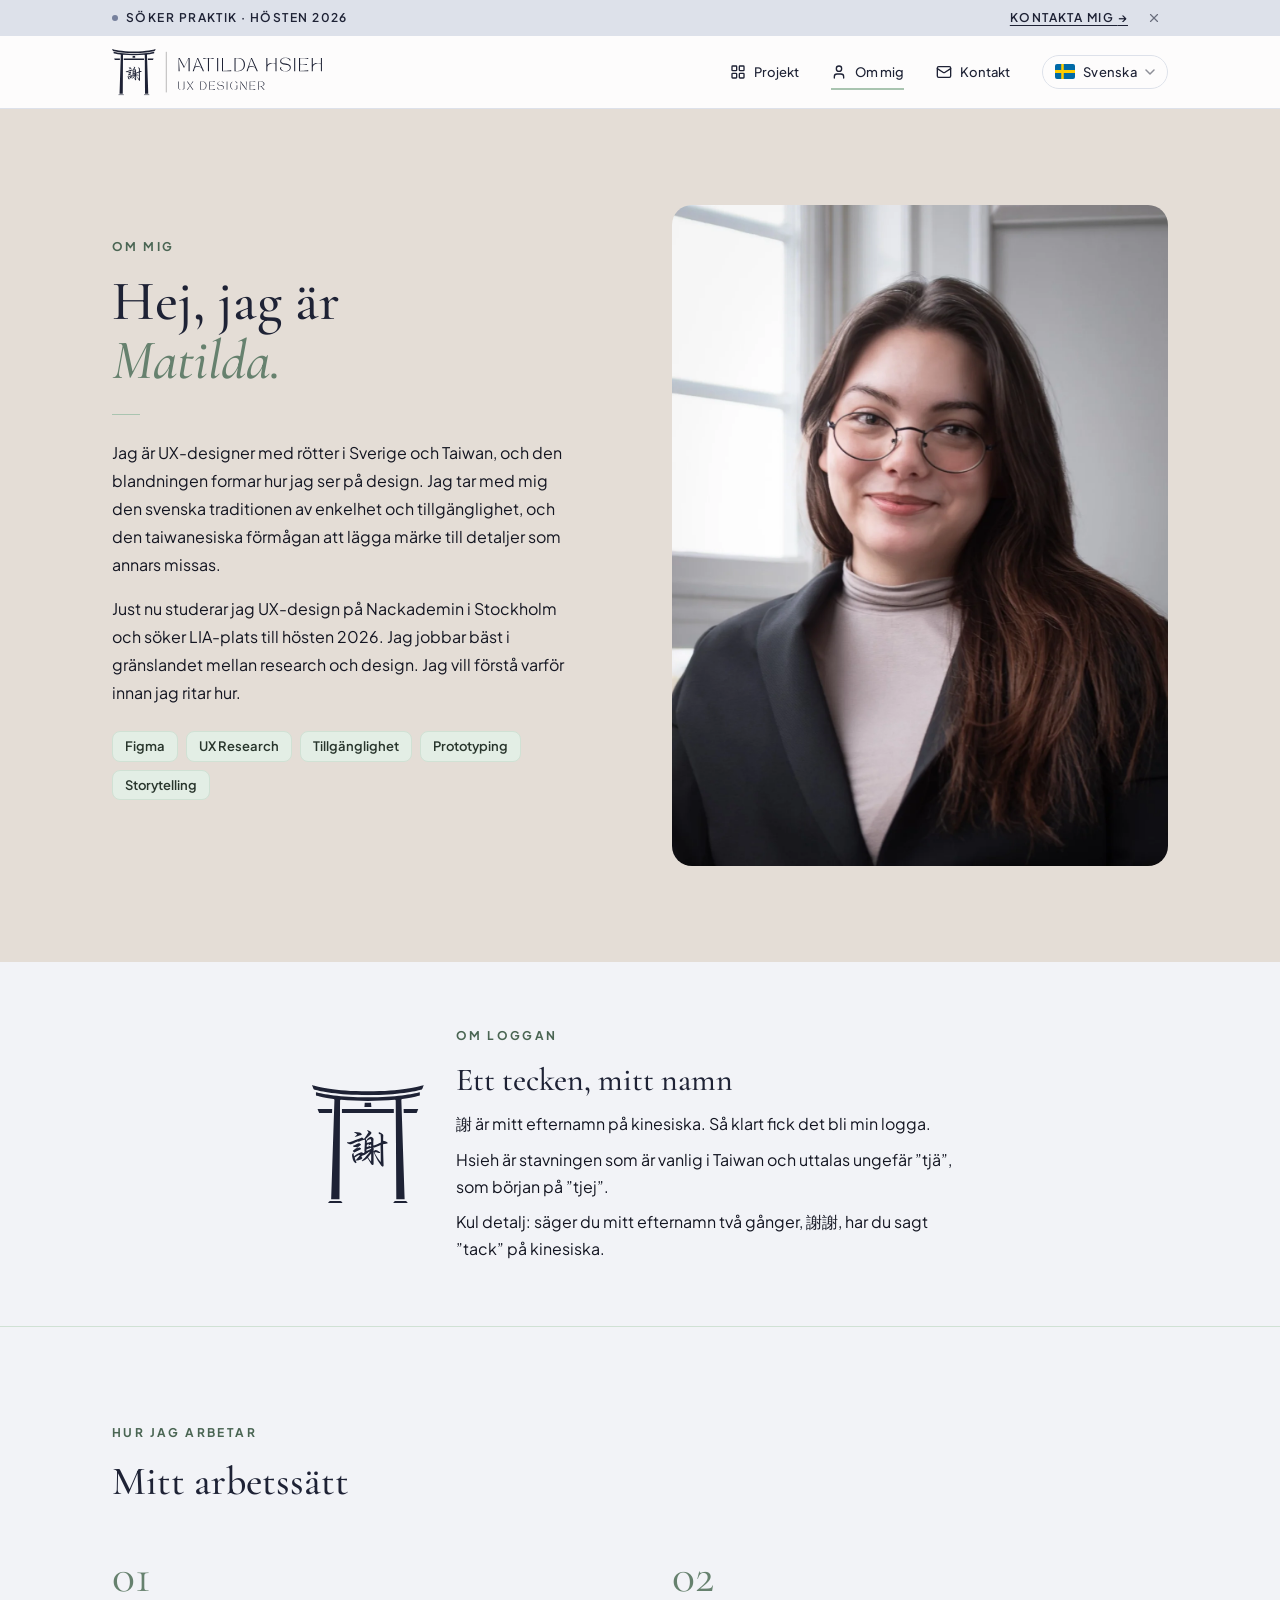
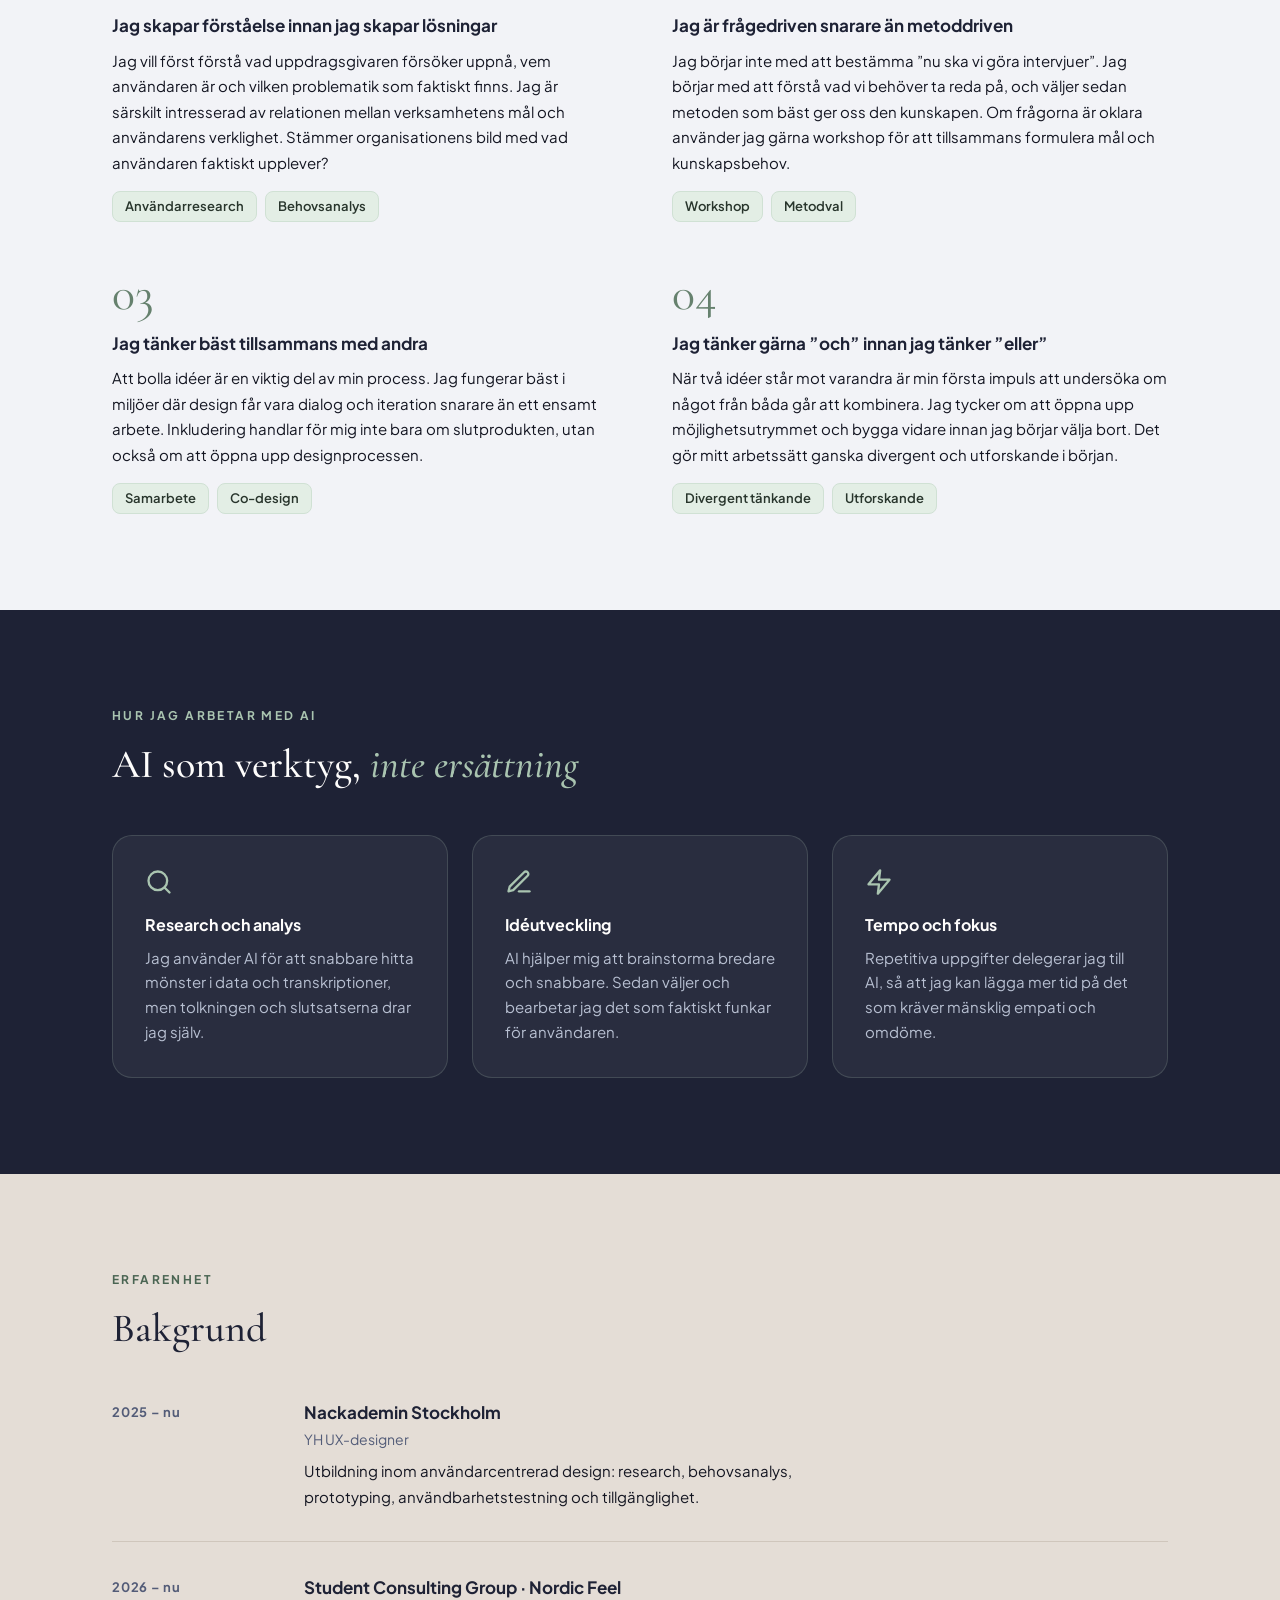
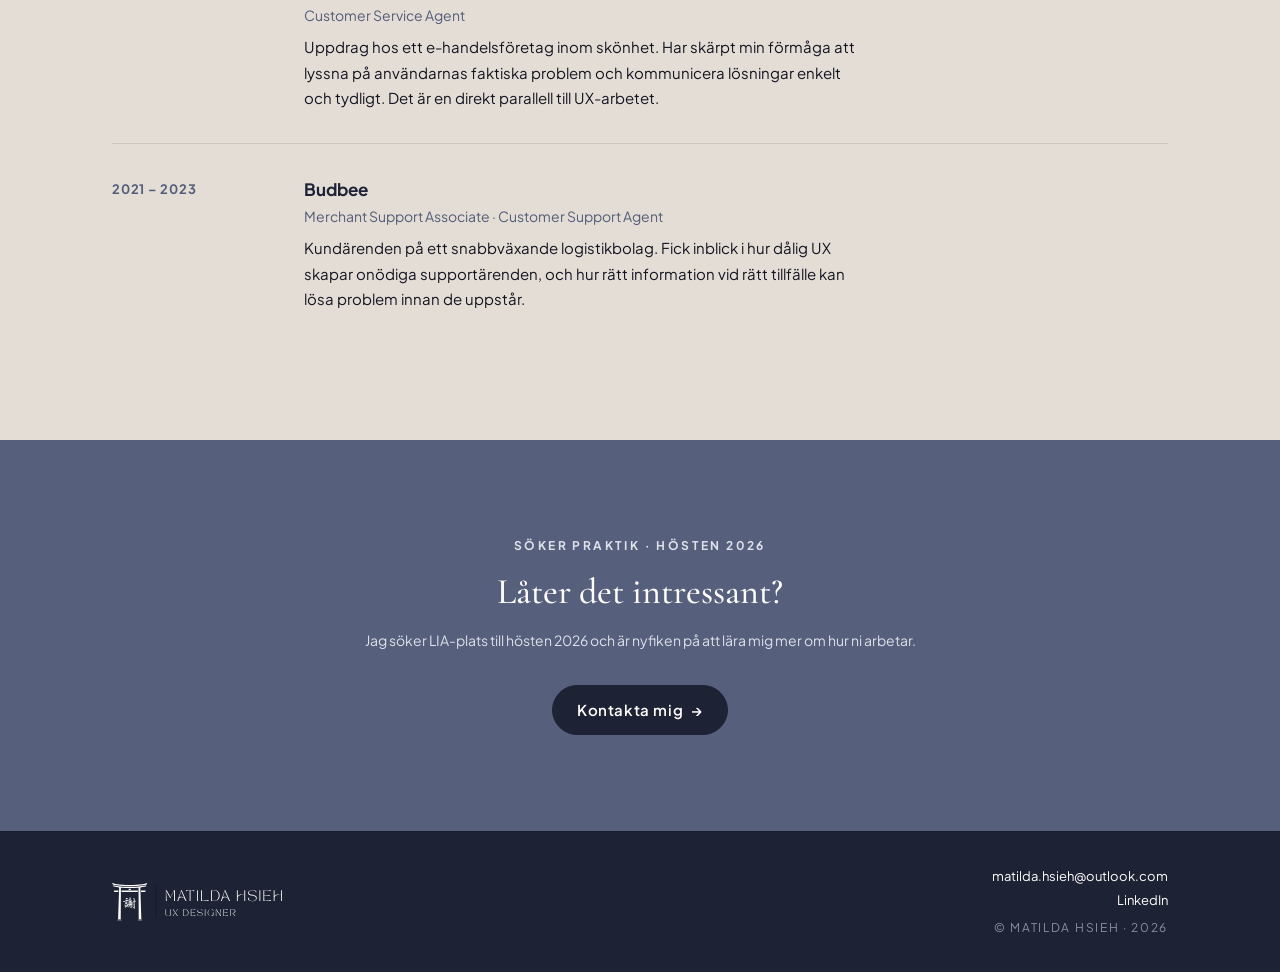
<file: om-mig.html>
<!DOCTYPE html>
<html lang="sv">
<head>
  <meta charset="UTF-8">
  <meta name="viewport" content="width=device-width, initial-scale=1.0">
  <title>Om mig · Matilda Hsieh</title>
  <meta name="description" content="Om Matilda Hsieh, UX-designer med rötter i Sverige och Taiwan, som söker LIA-plats hösten 2026.">

  <link rel="icon" href="assets/favicon.svg?v=2" type="image/svg+xml">
  <link rel="icon" href="assets/favicon-32.png?v=2" type="image/png" sizes="32x32">
  <link rel="apple-touch-icon" href="assets/apple-touch-icon.png?v=2">
  <meta name="theme-color" content="#1E2235">

  <link rel="preconnect" href="https://fonts.googleapis.com">
  <link rel="preconnect" href="https://fonts.gstatic.com" crossorigin>
  <link href="https://fonts.googleapis.com/css2?family=Cormorant+Garamond:wght@400;500;600&family=Plus+Jakarta+Sans:wght@400;500;600;700&family=Tenor+Sans&display=swap" rel="stylesheet">

  <link href="https://fonts.googleapis.com/css2?family=IBM+Plex+Sans:wght@400;500;600&family=IBM+Plex+Serif:wght@400;500&family=IBM+Plex+Mono:wght@500&display=swap" rel="stylesheet">
  <!-- Visitor tracking. Open any page with ?notrack once to stop counting this browser, ?track to turn it back on. -->
  <script>
    (function () {
      try {
        var q = location.search;
        if (/[?&]notrack(=|&|$)/.test(q)) localStorage.setItem('mh-notrack', '1');
        if (/[?&]track(=|&|$)/.test(q)) localStorage.removeItem('mh-notrack');
        if (localStorage.getItem('mh-notrack')) return;
      } catch (e) { /* storage blocked: track as normal */ }
      var s = document.createElement('script');
      s.defer = true;
      s.src = 'https://portfolio-analytics.traffic-dashboard.workers.dev/t.js';
      document.head.appendChild(s);
    })();
  </script>
  <style>
    /* ==========================================================
       DESIGN TOKENS
       ========================================================== */
    :root {
      /* Colors — design system */
      --bg-primary: #F2F3F7;
      --bg-secondary: #DDE1EA;
      --bg-warm: #E4DDD6;
      --bg-jade-light: #E3EEE5;
      --brand-dark: #1E2235;
      --brand-mid: #76809D;
      --jade-500: #A9C4B0;
      --jade-dark: #28352C;
      --off-white: #FEFDFC;
      --text-primary: #05070B;
      --text-secondary: #131521;
      --text-muted: #76809D;

      /* Supporting colors */
      --jade-600: #66816E;          /* jade for large text on light backgrounds (≥3:1) */
      --jade-700: #4A6553;          /* jade for small text on light backgrounds (≥4.5:1) */
      --jade-border: #D0E1D4;
      --text-muted-aa: #535C78;     /* muted small text on light backgrounds (≥4.5:1) */
      --contact-bg: #565F7C;        /* deepened brand-mid so contact text passes AA */
      --text-on-dark-muted: #B8C0D2;
      --footer-text: #8A8D9C;
      --footer-border: #191C2C;
      --brand-dark-hover: #12152A;
      --jade-hover: #97B39F;
      --text-on-forest-muted: #9DB0A2;  /* muted text on jade-dark, 5.6:1 */

      /* Typography */
      --font-display: 'Cormorant Garamond', 'Times New Roman', serif;
      --font-body: 'Plus Jakarta Sans', system-ui, -apple-system, 'Segoe UI', sans-serif;
      --font-logo: 'Tenor Sans', 'Cormorant Garamond', serif;
      --max-text: 560px;

      /* Spacing — 4pt system */
      --space-1: 4px;
      --space-2: 8px;
      --space-3: 12px;
      --space-4: 16px;
      --space-5: 24px;
      --space-6: 32px;
      --space-7: 48px;
      --space-8: 64px;
      --space-9: 96px;

      /* Radii */
      --radius-sm: 8px;    /* tags and small elements */
      --radius-md: 20px;   /* cards */
      --radius-lg: 50px;   /* buttons (pill) */

      --container: 1120px;
      --nav-height: 72px;
      --ease: 0.2s ease;
    }

    /* ==========================================================
       BASE
       ========================================================== */
    *, *::before, *::after { box-sizing: border-box; }

    html {
      scroll-behavior: smooth;
      -webkit-text-size-adjust: 100%;
    }
    @media (prefers-reduced-motion: reduce) {
      html { scroll-behavior: auto; }
      *, *::before, *::after {
        transition: none !important;
        transform: none !important;
      }
    }

    body {
      margin: 0;
      font-family: var(--font-body);
      font-size: 16px;
      line-height: 1.6;
      color: var(--text-secondary);
      background: var(--bg-primary);
      -webkit-font-smoothing: antialiased;
    }

    h1, h2, h3, p, blockquote, figure { margin: 0; }
    ul { margin: 0; padding: 0; list-style: none; }
    a { color: inherit; }
    svg { display: block; }

    section[id], main[id] { scroll-margin-top: var(--nav-height); }

    .container {
      width: 100%;
      max-width: var(--container);
      margin: 0 auto;
      padding: 0 var(--space-6);
    }

    .sr-only {
      position: absolute;
      width: 1px; height: 1px;
      padding: 0; margin: -1px;
      overflow: hidden;
      clip: rect(0, 0, 0, 0);
      white-space: nowrap;
      border: 0;
    }

    .skip-link {
      position: absolute;
      left: var(--space-4);
      top: -100px;
      z-index: 200;
      padding: var(--space-3) var(--space-4);
      background: var(--brand-dark);
      color: var(--off-white);
      font-size: 14px;
      font-weight: 600;
      text-decoration: none;
    }
    .skip-link:focus { top: var(--space-4); }

    [tabindex="-1"]:focus { outline: none; }

    :focus-visible {
      outline: 2px solid var(--brand-dark);
      outline-offset: 3px;
    }
    .on-dark :focus-visible,
    .on-dark:focus-visible {
      outline-color: var(--jade-500);
    }

    /* Shared text styles */
    .eyebrow {
      display: block;
      font-family: var(--font-body);
      font-size: 12px;
      font-weight: 700;
      letter-spacing: 0.2em;
      text-transform: uppercase;
      margin-bottom: var(--space-4);
    }

    .section {
      padding: var(--space-9) 0;
    }

    .section-title {
      font-family: var(--font-display);
      font-weight: 500;
      line-height: 1.15;
      color: var(--brand-dark);
    }

    /* ==========================================================
       BUTTONS
       ========================================================== */
    .btn {
      display: inline-flex;
      align-items: center;
      justify-content: center;
      gap: var(--space-2);
      min-height: 44px;
      padding: var(--space-3) var(--space-5);
      font-family: var(--font-body);
      font-size: 15px;
      font-weight: 600;
      letter-spacing: 0.04em;
      text-decoration: none;
      border: 1px solid transparent;
      border-radius: var(--radius-lg);
      cursor: pointer;
      transition: all 0.2s ease;
    }
    .btn .arrow { transition: transform var(--ease); }
    .btn:hover .arrow { transform: translateX(3px); }

    .btn-primary {
      background: var(--brand-dark);
      color: var(--off-white);
      border-color: var(--brand-dark);
    }
    .btn-primary:hover {
      background: var(--brand-dark-hover);
      border-color: var(--brand-dark-hover);
      transform: translateY(-1px);
      box-shadow: 0 4px 12px rgba(0, 0, 0, 0.15);
    }

    .btn-secondary {
      background: transparent;
      color: var(--brand-dark);
      border-color: var(--brand-dark);
    }
    /* Outline buttons: fill with their border color at 10% */
    .btn-secondary:hover,
    .btn-jade:hover,
    .btn-light:hover { transform: translateY(-1px); }
    .btn-secondary:hover { background: rgba(30, 34, 53, 0.1); }

    .btn-jade {
      background: transparent;
      color: var(--jade-500);
      border-color: var(--jade-500);
    }
    .btn-jade:hover { background: rgba(169, 196, 176, 0.1); }

    .btn-light {
      background: transparent;
      color: var(--off-white);
      border-color: var(--off-white);
    }
    .btn-light:hover { background: rgba(254, 253, 252, 0.1); }

    .btn-group {
      display: flex;
      flex-wrap: wrap;
      gap: var(--space-3);
    }

    /* ==========================================================
       1. ANNOUNCEMENT BANNER
       ========================================================== */
    .banner {
      background: var(--bg-secondary);
      color: var(--brand-dark);
      font-size: 12px;
      font-weight: 600;
      letter-spacing: 0.12em;
      text-transform: uppercase;
    }
    .banner[hidden] { display: none; }
    .banner-inner {
      display: flex;
      align-items: center;
      justify-content: space-between;
      gap: var(--space-4);
      min-height: 36px;
    }
    .banner-status {
      display: flex;
      align-items: center;
      gap: var(--space-2);
      margin: 0;
    }
    .banner-dot {
      width: 6px;
      height: 6px;
      border-radius: 50%;
      background: var(--brand-mid);
      flex-shrink: 0;
    }
    .banner-actions {
      display: flex;
      align-items: center;
      gap: var(--space-3);
    }
    .banner-link {
      color: var(--brand-dark);
      text-decoration: underline;
      text-underline-offset: 3px;
    }
    .banner-link:hover { text-decoration-thickness: 2px; }
    .banner-close {
      display: grid;
      place-items: center;
      width: 28px;
      height: 28px;
      padding: 0;
      background: transparent;
      border: 0;
      color: var(--brand-dark);
      cursor: pointer;
      opacity: 0.6;
      transition: opacity 0.15s ease;
    }
    .banner-close:hover,
    .banner-close:focus-visible { opacity: 1; }
    /* Bigger tap areas without making the banner taller */
    .banner-link, .banner-close { position: relative; }
    .banner-link::after { content: ""; position: absolute; inset: -14px -8px; }
    .banner-close::after { content: ""; position: absolute; inset: -8px; }
    /* Keep the banner on one line on small phones */
    @media (max-width: 480px) {
      .banner { letter-spacing: 0; text-transform: none; }
      .banner-link { white-space: nowrap; }
      .banner-inner, .banner-actions { gap: 8px; }
    }

    /* ==========================================================
       2. NAVBAR
       ========================================================== */
    .site-header {
      position: sticky;
      top: 0;
      z-index: 100;
      background: rgba(254, 253, 252, 0.92);
      border-bottom: 1px solid var(--bg-secondary);
      transition: background-color var(--ease), box-shadow var(--ease);
    }
    .site-header.is-scrolled {
      background: rgba(254, 253, 252, 0.97);
      -webkit-backdrop-filter: blur(12px);
      backdrop-filter: blur(12px);
      box-shadow: 0 1px 12px rgba(30, 34, 53, 0.06);
    }
    .nav-inner {
      display: flex;
      align-items: center;
      justify-content: space-between;
      height: var(--nav-height);
    }

    /* Logo lockup: one vector file (assets/logo.svg) drawn in currentColor */
    .logo {
      display: inline-flex;
      align-items: center;
      color: var(--brand-dark);
      text-decoration: none;
    }
    .logo-svg {
      display: block;
      width: 210px;               /* lockup is 4.54 : 1, so about 46px tall */
      height: auto;
      overflow: visible;
    }
    .logo--small { color: var(--off-white); }
    .logo--small .logo-svg { width: 170px; }

    /* Torii colors are variables so the same symbol works as a faded ghost */
    .torii-ghost {
      --torii-fill: currentColor;
      --torii-stroke: none;
      --torii-feet: currentColor;
    }

    /* Nav links */
    .nav-links {
      display: flex;
      align-items: center;
      gap: var(--space-6);
    }
    .nav-link {
      position: relative;
      display: inline-flex;
      align-items: center;
      gap: var(--space-2);
      padding: var(--space-2) 0;
      font-size: 13px;
      font-weight: 500;
      color: var(--brand-dark);
      text-decoration: none;
    }
    .nav-link svg { width: 16px; height: 16px; }
    .nav-link::after {
      content: "";
      position: absolute;
      left: 0;
      bottom: 0;
      width: 0;
      height: 2px;
      background: var(--jade-500);
      transition: width 0.2s ease;
    }
    .nav-link:hover::after,
    .nav-link.is-active::after { width: 100%; }

    .nav-toggle {
      display: none;
      place-items: center;
      width: 44px;
      height: 44px;
      padding: 0;
      background: transparent;
      border: 0;
      color: var(--brand-dark);
      cursor: pointer;
    }
    .nav-toggle svg { width: 24px; height: 24px; }
    .nav-toggle .icon-close { display: none; }
    .nav-toggle[aria-expanded="true"] .icon-open { display: none; }
    .nav-toggle[aria-expanded="true"] .icon-close { display: block; }

    /* Language dropdown */
    .lang-dropdown {
      position: relative;
    }
    .lang-btn {
      display: inline-flex;
      align-items: center;
      gap: var(--space-2);
      padding: var(--space-2) var(--space-3);
      font-family: var(--font-body);
      font-size: 13px;
      font-weight: 500;
      color: var(--brand-dark);
      background: transparent;
      border: 1px solid var(--bg-secondary);
      border-radius: var(--radius-lg);
      cursor: pointer;
      transition: all 0.2s ease;
      white-space: nowrap;
    }
    .lang-btn:hover,
    .lang-btn[aria-expanded="true"] {
      background: var(--bg-secondary);
    }
    .lang-flag {
      display: inline-block;
      width: 20px;
      height: 15px;
      border-radius: 2px;
      overflow: hidden;
      flex-shrink: 0;
      vertical-align: middle;
    }
    .lang-flag svg {
      width: 100%;
      height: 100%;
      object-fit: cover;
      display: block;
    }
    .lang-label { letter-spacing: 0.02em; }
    .lang-chevron {
      width: 10px;
      height: 10px;
      opacity: 0.5;
      transition: transform 0.2s ease;
    }
    .lang-btn[aria-expanded="true"] .lang-chevron {
      transform: rotate(180deg);
    }
    .lang-menu {
      display: none;
      position: absolute;
      top: calc(100% + 8px);
      right: 0;
      min-width: 140px;
      background: var(--off-white);
      border: 1px solid var(--bg-secondary);
      border-radius: var(--radius-sm);
      box-shadow: 0 8px 24px rgba(30,34,53,0.10);
      overflow: hidden;
      z-index: 200;
    }
    .lang-menu.is-open { display: block; }
    .lang-option {
      display: flex;
      align-items: center;
      gap: var(--space-3);
      width: 100%;
      padding: 10px var(--space-4);
      font-family: var(--font-body);
      font-size: 13px;
      font-weight: 500;
      color: var(--brand-dark);
      background: transparent;
      border: 0;
      cursor: pointer;
      text-align: left;
      transition: background 0.15s ease;
    }
    .lang-option:hover { background: var(--bg-secondary); }
    .lang-option.is-active {
      color: var(--jade-700);
      font-weight: 600;
    }
    .lang-option .lang-flag { width: 22px; height: 16px; }
    .lang-option:focus {
      outline: 2px solid var(--jade-600);
      outline-offset: -2px;
      background: var(--bg-secondary);
    }

    .nav-toggle {
      display: none;
      place-items: center;
      width: 44px;
      height: 44px;
      padding: 0;
      background: transparent;
      border: 0;
      color: var(--brand-dark);
      cursor: pointer;
    }
    .nav-toggle svg { width: 24px; height: 24px; }
    .nav-toggle .icon-close { display: none; }
    .nav-toggle[aria-expanded="true"] .icon-open { display: none; }
    .nav-toggle[aria-expanded="true"] .icon-close { display: block; }


    /* ==========================================================
       3. HERO
       ========================================================== */
    .hero {
      position: relative;
      overflow: hidden;
      background: var(--bg-warm);
      padding: var(--space-9) 0;
    }
    .hero-ghost {
      position: absolute;
      right: -40px;
      bottom: -60px;
      width: min(520px, 60vw);
      height: auto;
      color: var(--brand-dark);
      opacity: 0.07;
      pointer-events: none;
    }
    .hero-content { position: relative; }
    .hero .eyebrow { color: var(--jade-700); }
    .hero-title {
      font-family: var(--font-display);
      font-size: 56px;
      font-weight: 500;
      line-height: 1;
      letter-spacing: 0.04em;
    }
    .hero-title span { display: block; }
    .hero-title-first { color: var(--brand-dark); }
    .hero-title-last { color: var(--jade-600); }
    .accent-line {
      width: 28px;
      height: 1px;
      background: var(--jade-500);
      margin: var(--space-5) 0;
      border: 0;
    }
    .hero-text {
      max-width: 420px;
      font-size: 14px;
      line-height: 1.75;
      color: var(--text-secondary);
      margin-bottom: var(--space-6);
    }

    /* ==========================================================
       4. PROJEKT
       ========================================================== */
    .projects { background: var(--bg-primary); }
    .projects .eyebrow { color: var(--text-muted-aa); }
    .projects .section-title {
      font-size: 32px;
      margin-bottom: var(--space-7);
    }
    .project-grid {
      display: grid;
      grid-template-columns: repeat(3, 1fr);
      gap: var(--space-6);
    }

    /* "Breaking out" cards: the icon floats above the card's top edge */
    .project-card-wrapper {
      position: relative;
      display: flex;
      flex-direction: column;
      padding-top: 40px;
      transition: all 0.25s ease;
    }
    .card-icon-float {
      position: absolute;
      top: 0;
      left: 0;
      right: 0;               /* centered without transform, so reduced-motion's transform:none can't shift it */
      z-index: 2;
      display: flex;
      justify-content: center;
      align-items: flex-end;
      pointer-events: none;
      gap: 4px;
    }
    .card-icon-torii {
      --torii-fill: var(--jade-500);
      --torii-stroke: none;
      --torii-feet: var(--jade-500);
      width: 56px;
      height: 68px;
    }
    .card-icon-circle {
      display: flex;
      align-items: center;
      justify-content: center;
      width: 56px;
      height: 56px;
      background: var(--bg-warm);
      border: 3px solid var(--bg-primary);
      border-radius: 50%;
      font-size: 28px;
      color: var(--jade-dark);
    }
    .card-icon-circle svg { width: 28px; height: 28px; }
    .card-icon-image {
      display: block;
      box-shadow: 0 4px 16px rgba(0, 0, 0, 0.15);
    }

    .project-card {
      position: relative;
      overflow: hidden;
      flex: 1;
      display: flex;
      flex-direction: column;
      align-items: center;
      padding: 40px 20px 20px;
      text-align: center;
      border-radius: var(--radius-md);
      transition: all 0.25s ease;
    }
    /* Subtle radial gradient in the bottom corner for depth */
    .project-card::after {
      content: "";
      position: absolute;
      inset: 0;
      background: radial-gradient(circle at 100% 100%, var(--card-glow) 0%, transparent 55%);
      pointer-events: none;
    }
    .project-card > * { position: relative; z-index: 1; }

    .project-card-wrapper:hover,
    .project-card-wrapper:focus-within { transform: translateY(-6px); }
    .project-card-wrapper:hover .project-card,
    .project-card-wrapper:focus-within .project-card {
      box-shadow: 0 16px 40px rgba(0, 0, 0, 0.12);
    }

    .project-meta {
      font-size: 9px;
      font-weight: 700;
      letter-spacing: 0.2em;
      text-transform: uppercase;
      margin-bottom: var(--space-2);
    }
    .project-title {
      font-family: var(--font-display);
      font-size: 20px;
      font-weight: 600;
      margin-bottom: var(--space-2);
    }
    .project-desc {
      font-size: 10px;
      line-height: 1.6;
      max-width: var(--max-text);
      margin-bottom: var(--space-4);
    }
    .project-divider {
      width: 100%;
      height: 1px;
      margin: 0 0 var(--space-4);
      border: 0;
    }
    .tags {
      display: flex;
      flex-wrap: wrap;
      justify-content: center;
      gap: var(--space-2);
      margin-bottom: var(--space-5);
    }
    .tag {
      padding: var(--space-1) var(--space-3);
      font-size: 13px;
      font-weight: 600;
      border: 1px solid transparent;
      border-radius: var(--radius-sm);
    }
    .project-card .btn { margin-top: auto; }

    /* Card 1 — Hold-it! (dark) */
    .project-card--dark {
      --card-glow: rgba(169, 196, 176, 0.14);
      background: var(--brand-dark);
      color: var(--off-white);
    }
    .project-card--dark .project-meta { color: var(--jade-500); }
    .project-card--dark .project-title { color: var(--off-white); }
    .project-card--dark .project-desc { color: var(--footer-text); }   /* #76809D is 4.0:1 here; this passes AA */
    .project-card--dark .project-divider { background: rgba(169, 196, 176, 0.2); }
    .project-card--dark .tag {
      background: rgba(169, 196, 176, 0.15);
      color: var(--jade-500);
      border-color: rgba(169, 196, 176, 0.3);
    }
    .project-card--dark .btn-primary {
      background: var(--jade-500);
      border-color: var(--jade-500);
      color: var(--brand-dark);
    }
    .project-card--dark .btn-primary:hover {
      background: var(--jade-hover);
      border-color: var(--jade-hover);
    }
    .project-card--dark :focus-visible { outline-color: var(--jade-500); }

    /* Card 2 — Tillgänglighet (warm) */
    .project-card--warm {
      --card-glow: rgba(30, 34, 53, 0.07);
      background: var(--bg-warm);
    }
    .project-card--warm .project-meta { color: var(--jade-700); }        /* #66816E is 3.2:1 here */
    .project-card--warm .project-title { color: var(--brand-dark); }
    .project-card--warm .project-desc { color: var(--text-muted-aa); }   /* #76809D is 2.9:1 here */
    .project-card--warm .project-divider { background: rgba(40, 53, 44, 0.12); }
    .project-card--warm .tag {
      background: rgba(40, 53, 44, 0.1);
      color: var(--jade-dark);
    }

    /* Card 3 — Vikingjakten (forest green) */
    .project-card--forest {
      --card-glow: rgba(169, 196, 176, 0.12);
      background: var(--jade-dark);
      color: var(--off-white);
    }
    .project-card--forest .project-meta { color: var(--jade-500); }
    .project-card--forest .project-title { color: var(--off-white); }
    .project-card--forest .project-desc { color: var(--text-on-forest-muted); }
    .project-card--forest .project-divider { background: rgba(169, 196, 176, 0.2); }
    .project-card--forest .tag {
      background: rgba(169, 196, 176, 0.15);
      color: var(--jade-500);
      border-color: rgba(169, 196, 176, 0.3);
    }
    .project-card--forest .btn-primary {
      background: var(--jade-500);
      border-color: var(--jade-500);
      color: var(--jade-dark);
    }
    .project-card--forest .btn-primary:hover {
      background: var(--jade-hover);
      border-color: var(--jade-hover);
    }
    .project-card--forest :focus-visible { outline-color: var(--jade-500); }

    /* ==========================================================
       5. OM MIG SNIPPET
       ========================================================== */
    .about {
      background: var(--brand-dark);
      color: var(--off-white);
    }
    .about-grid {
      display: grid;
      grid-template-columns: 1fr 1fr;
      gap: var(--space-8);
      align-items: center;
    }
    .about .eyebrow { color: var(--jade-500); }
    .about .section-title {
      font-size: 28px;
      color: var(--off-white);
      margin-bottom: var(--space-4);
    }
    .about-text {
      max-width: var(--max-text);
      font-size: 14px;
      line-height: 1.75;
      color: var(--text-on-dark-muted);
      margin-bottom: var(--space-6);
    }
    .quote {
      background: rgba(255, 255, 255, 0.05);
      border-left: 3px solid var(--jade-500);
      padding: var(--space-5);
    }
    .quote blockquote p {
      font-family: var(--font-display);
      font-size: 22px;
      font-style: italic;
      line-height: 1.45;
      color: var(--off-white);
    }
    .quote figcaption {
      margin-top: var(--space-4);
      font-size: 11px;
      font-weight: 600;
      letter-spacing: 0.08em;
      color: var(--jade-500);
    }

    /* ==========================================================
       6. KONTAKT
       ========================================================== */
    .contact {
      background: var(--contact-bg);
      text-align: center;
    }
    .contact .eyebrow { color: var(--bg-secondary); }
    .contact .section-title {
      font-size: 36px;
      color: var(--off-white);
      margin-bottom: var(--space-4);
    }
    .contact-text {
      max-width: var(--max-text);
      margin: 0 auto var(--space-6);
      font-size: 14px;
      line-height: 1.75;
      color: var(--bg-secondary);
    }
    .contact .btn-group { justify-content: center; }
    .contact .btn-primary:focus-visible { outline-color: var(--off-white); }
    .contact :focus-visible { outline-color: var(--off-white); }

    /* ==========================================================
       7. FOOTER
       ========================================================== */
    .site-footer {
      background: var(--brand-dark);
      border-top: 1px solid var(--footer-border);
      padding: var(--space-6) 0;
    }
    .footer-inner {
      display: flex;
      align-items: center;
      justify-content: space-between;
      gap: var(--space-5);
    }
    .footer-meta {
      text-align: right;
      font-size: 11px;
      line-height: 1.7;
      color: var(--footer-text);
    }
    .footer-meta p:first-child { letter-spacing: 0.14em; }

    /* Footer contact: email (click to copy) + LinkedIn */
    .footer-contact {
      text-align: right;
      font-size: 13px;
      line-height: 1.9;
      color: var(--footer-text);
    }
    .footer-contact a {
      color: var(--off-white);
      text-decoration: none;
      transition: color var(--ease);
    }
    .footer-contact a:hover {
      color: var(--jade-500);
      text-decoration: underline;
      text-underline-offset: 3px;
    }
    .footer-contact__copy { margin-top: var(--space-1); font-size: 12px; letter-spacing: 0.14em; }

    /* "Copied" toast — centred without transform so reduced-motion can't shift it */
    .copy-toast {
      position: fixed;
      left: 0;
      right: 0;
      bottom: var(--space-6);
      width: max-content;
      max-width: calc(100% - 32px);
      margin: 0 auto;
      padding: 10px 20px;
      background: var(--jade-700);      /* #66816E is 3.9:1 with white; this passes AA */
      color: var(--off-white);
      font-size: 14px;
      font-weight: 600;
      border-radius: var(--radius-lg);
      box-shadow: 0 4px 16px rgba(0, 0, 0, 0.15);
      opacity: 0;
      pointer-events: none;
      transition: opacity 0.2s ease;
      z-index: 300;
    }
    .copy-toast.show { opacity: 1; }
    @media (max-width: 768px) {
      .footer-contact { text-align: left; }
    }

    /* ==========================================================
       RESPONSIVE — 768px
       ========================================================== */
    @media (max-width: 768px) {
      :root { --nav-height: 64px; }

      .container { padding: 0 var(--space-4); }
      .section { padding: var(--space-8) 0; }

      .logo-svg { width: 160px; }
      .logo--small .logo-svg { width: 150px; }

      .nav-toggle { display: grid; }
      .nav-links {
        position: absolute;
        top: 100%;
        left: 0;
        right: 0;
        flex-direction: column;
        align-items: stretch;
        gap: 0;
        padding: var(--space-2) var(--space-4) var(--space-4);
        background: var(--off-white);
        border-bottom: 1px solid var(--bg-secondary);
        box-shadow: 0 8px 16px rgba(30, 34, 53, 0.06);
        display: none;
      }
      .nav-links.is-open { display: flex; }
      .nav-link {
        width: 100%;
        padding: var(--space-4) 0;
        font-size: 15px;
        border-bottom: 1px solid var(--bg-secondary);
      }
      .nav-links li:last-child .nav-link { border-bottom: 0; }
      .nav-link::after { bottom: -1px; }
      /* Lang dropdown in mobile menu */
      .lang-item {
        padding: var(--space-3) 0;
        border-bottom: 1px solid var(--bg-secondary);
      }
      .lang-btn {
        font-size: 15px;
        padding: var(--space-2) 0;
        border: 0;
        border-radius: 0;
      }
      .lang-btn:hover { transform: none; background: transparent; }
      /* Show dropdown inline on mobile */
      .lang-menu {
        position: static !important;
        display: none;
        box-shadow: none !important;
        border: 0 !important;
        background: transparent !important;
        min-width: 0 !important;
        padding: var(--space-2) 0 0;
      }
      .lang-menu.is-open { display: block; }
      .lang-option {
        padding: var(--space-2) 0 !important;
        font-size: 15px !important;
      }
      .lang-option:hover { background: transparent !important; }
      .nav-link:hover::after,
      .nav-link.is-active::after { width: 48px; }

      .hero { padding: var(--space-8) 0; }
      .hero-title { font-size: 44px; }
      .hero-ghost { width: 300px; right: -60px; bottom: -40px; }

      .project-grid,
      .about-grid { grid-template-columns: 1fr; }
      .about-grid { gap: var(--space-7); }

      .contact .section-title { font-size: 30px; }

      .btn-group .btn { flex: 1 1 auto; }

      .footer-inner {
        flex-direction: column;
        align-items: flex-start;
      }
      .footer-meta { text-align: left; }
    }
    /* ==========================================================
       CASE STUDY
       ========================================================== */
    .case-hero {
      position: relative;
      overflow: hidden;
      background: var(--jade-dark);
      color: var(--off-white);
      padding: var(--space-8) 0 var(--space-8);
    }
    .case-hero::after {
      content: "";
      position: absolute;
      inset: 0;
      background: radial-gradient(circle at 100% 100%, rgba(169, 196, 176, 0.14) 0%, transparent 55%);
      pointer-events: none;
    }
    .case-hero .container { position: relative; z-index: 1; }
    .case-back {
      display: inline-flex;
      align-items: center;
      gap: var(--space-2);
      margin-bottom: var(--space-6);
      font-size: 13px;
      font-weight: 600;
      color: var(--jade-500);
      text-decoration: none;
    }
    .case-back:hover { text-decoration: underline; text-underline-offset: 3px; }
    .case-hero-top {
      display: flex;
      align-items: center;
      gap: var(--space-5);
      margin-bottom: var(--space-5);
    }
    .case-hero-icon {
      width: 80px;
      height: 80px;
      border-radius: 50%;
      object-fit: cover;
      box-shadow: 0 4px 16px rgba(0, 0, 0, 0.25);
      flex-shrink: 0;
    }
    .case-hero .eyebrow { color: var(--jade-500); margin-bottom: var(--space-2); }
    .case-title {
      font-family: var(--font-display);
      font-size: 56px;
      font-weight: 500;
      line-height: 1;
      letter-spacing: 0.02em;
    }
    .case-lead {
      max-width: var(--max-text);
      font-size: 17px;
      line-height: 1.7;
      color: var(--text-on-forest-muted);
      margin-bottom: var(--space-7);
    }
    .case-facts {
      display: grid;
      grid-template-columns: repeat(4, 1fr);
      gap: var(--space-5);
      margin: 0;
      padding-top: var(--space-5);
      border-top: 1px solid rgba(169, 196, 176, 0.2);
    }
    .case-facts dt {
      font-size: 11px;
      font-weight: 700;
      letter-spacing: 0.16em;
      text-transform: uppercase;
      color: var(--jade-500);
      margin-bottom: var(--space-1);
    }
    .case-facts dd { margin: 0; font-size: 14px; color: var(--off-white); }

    .case-body { background: var(--bg-primary); padding: var(--space-8) 0 var(--space-9); }
    .case-section {
      max-width: 720px;
      margin: 0 auto var(--space-8);
    }
    .case-section:last-child { margin-bottom: 0; }
    .case-section .eyebrow { color: var(--text-muted-aa); }
    .case-section h2 {
      font-family: var(--font-display);
      font-size: 32px;
      font-weight: 500;
      line-height: 1.15;
      color: var(--brand-dark);
      margin-bottom: var(--space-4);
    }
    .case-section h3 {
      font-family: var(--font-display);
      font-size: 22px;
      font-weight: 600;
      color: var(--brand-dark);
      margin: var(--space-6) 0 var(--space-3);
    }
    .case-section p,
    .case-section li {
      font-size: 16px;
      line-height: 1.75;
      color: var(--text-secondary);
    }
    .case-section p + p { margin-top: var(--space-4); }

    .case-quote {
      margin: var(--space-6) 0;
      padding: var(--space-5);
      border-left: 3px solid var(--jade-600);
      background: var(--bg-jade-light);
      border-radius: 0 var(--radius-sm) var(--radius-sm) 0;
    }
    .case-quote p {
      font-family: var(--font-display);
      font-size: 22px;
      font-style: italic;
      line-height: 1.45;
      color: var(--jade-dark);
    }

    /* Brief → design answer table */
    .case-table {
      width: 100%;
      margin-top: var(--space-5);
      border-collapse: collapse;
      font-size: 14px;
      line-height: 1.6;
    }
    .case-table th,
    .case-table td {
      padding: var(--space-3) var(--space-4);
      text-align: left;
      vertical-align: top;
      border-bottom: 1px solid var(--bg-secondary);
    }
    .case-table th {
      font-size: 11px;
      font-weight: 700;
      letter-spacing: 0.14em;
      text-transform: uppercase;
      color: var(--text-muted-aa);
    }
    .case-table td:first-child { color: var(--text-secondary); width: 45%; }
    .case-table td:last-child { color: var(--jade-dark); font-weight: 600; }

    /* Palette */
    .palette {
      display: grid;
      grid-template-columns: repeat(4, 1fr);
      gap: var(--space-3);
      margin: var(--space-5) 0 0;
      padding: 0;
      list-style: none;
    }
    .swatch {
      border-radius: var(--radius-sm);
      overflow: hidden;
      background: var(--off-white);
      border: 1px solid var(--bg-secondary);
    }
    .swatch span { display: block; height: 64px; }
    .swatch p {
      padding: var(--space-2) var(--space-3);
      font-size: 13px !important;
      line-height: 1.4 !important;
    }
    .swatch code { font-size: 11px; color: var(--text-muted-aa); }

    /* App flow */
    .flow {
      display: grid;
      gap: var(--space-3);
      margin: var(--space-5) 0 0;
      padding: 0;
      list-style: none;
      counter-reset: step;
    }
    .flow li {
      position: relative;
      padding: var(--space-4) var(--space-5) var(--space-4) 64px;
      background: var(--off-white);
      border: 1px solid var(--bg-secondary);
      border-radius: var(--radius-sm);
      counter-increment: step;
    }
    .flow li::before {
      content: counter(step);
      position: absolute;
      left: var(--space-5);
      top: var(--space-4);
      display: grid;
      place-items: center;
      width: 28px;
      height: 28px;
      border-radius: 50%;
      background: var(--jade-dark);
      color: var(--off-white);
      font-size: 13px;
      font-weight: 700;
    }
    .flow strong { color: var(--brand-dark); }

    /* Image slots — replaced with real media before launch */
    .media-slot {
      display: grid;
      place-items: center;
      margin: var(--space-6) 0;
      min-height: 280px;
      padding: var(--space-5);
      text-align: center;
      background: repeating-linear-gradient(-45deg, var(--bg-secondary), var(--bg-secondary) 10px, var(--bg-primary) 10px, var(--bg-primary) 20px);
      border: 1px dashed var(--brand-mid);
      border-radius: var(--radius-md);
      font-size: 13px;
      font-weight: 600;
      color: var(--text-muted-aa);
    }

    .case-next {
      background: var(--brand-dark);
      padding: var(--space-8) 0;
      text-align: center;
    }
    .case-next .eyebrow { color: var(--jade-500); }
    .case-next h2 {
      font-family: var(--font-display);
      font-size: 32px;
      font-weight: 500;
      color: var(--off-white);
      margin-bottom: var(--space-5);
    }
    .case-next .btn-group { justify-content: center; }

    @media (max-width: 768px) {
      .case-title { font-size: 40px; }
      .case-hero-icon { width: 64px; height: 64px; }
      .case-facts { grid-template-columns: repeat(2, 1fr); }
      .palette { grid-template-columns: repeat(2, 1fr); }
      .case-table th, .case-table td { padding: var(--space-3) var(--space-2); }
      .media-slot { min-height: 200px; }
    }


    /* Case pages built from the canvas layouts */
    .case-page img { max-width: 100%; }
    @media (max-width: 768px) {
      .case-page h1 { font-size: clamp(48px, 14vw, 104px) !important; }
      .case-page h2 { font-size: 34px !important; }
      .facts-3 { grid-template-columns: 1fr !important; }
      .phone-hero { width: 240px !important; height: 500px !important; }
    }

    /* ===== OM MIG ===== */
    .about-eyebrow { color: var(--jade-700); }
    .on-dark .about-eyebrow { color: var(--jade-500); }
    .about-hero { background: var(--bg-warm); padding: var(--space-9) 0; }
    .about-hero-inner { display: grid; grid-template-columns: 1fr 1fr; gap: var(--space-8); align-items: start; }
    .about-hero-inner > div:first-child { padding-top: var(--space-6); }
    .about-name { font-family: var(--font-display); font-size: 56px; font-weight: 500; line-height: 1.05; color: var(--brand-dark); }
    .about-name em { display: block; color: var(--jade-600); }
    .about-bio { max-width: 460px; font-size: 16px; line-height: 1.75; color: var(--text-secondary); margin-bottom: var(--space-4); }
    .about-tags { justify-content: flex-start; margin-top: var(--space-5); }
    .about-hero .tag, .about-section .tag { background: var(--bg-jade-light); color: var(--jade-dark); border-color: var(--jade-border); }
    .about-photo { aspect-ratio: 3 / 4; border-radius: var(--radius-md); overflow: hidden; }
    .about-photo img { width: 100%; height: 100%; object-fit: cover; object-position: center top; display: block; }
    .about-h2 { font-size: 40px; margin-bottom: var(--space-7); }
    .about-h2 em { color: var(--jade-500); }
    .about-section { background: var(--bg-primary); }
    .way-grid { display: grid; grid-template-columns: 1fr 1fr; gap: var(--space-7) var(--space-8); }
    .way-num { display: block; font-family: var(--font-display); font-size: 48px; line-height: 1; color: var(--jade-600); margin-bottom: var(--space-3); }
    .way-item h3 { font-size: 17px; font-weight: 700; color: var(--brand-dark); margin-bottom: var(--space-2); }
    .way-item p { font-size: 15px; line-height: 1.7; color: var(--text-secondary); margin-bottom: var(--space-4); }
    .way-item .tags { justify-content: flex-start; margin-bottom: 0; }
    .about-ai { background: var(--brand-dark); color: var(--off-white); }
    .about-ai .about-h2 { color: var(--off-white); }
    .ai-grid { display: grid; grid-template-columns: repeat(3, 1fr); gap: var(--space-5); }
    .ai-card { background: rgba(255,255,255,0.05); border: 1px solid rgba(169,196,176,0.2); border-radius: var(--radius-md); padding: var(--space-6); }
    .ai-card svg { width: 28px; height: 28px; color: var(--jade-500); margin-bottom: var(--space-4); }
    .ai-card h3 { font-size: 16px; font-weight: 700; margin-bottom: var(--space-2); }
    .ai-card p { font-size: 15px; line-height: 1.65; color: var(--text-on-dark-muted); }
    .about-warm { background: var(--bg-warm); }
    /* Logo note: the character 謝 explained */
    .logo-note { background: var(--bg-primary); padding: var(--space-8) 0; border-bottom: 1px solid var(--jade-border); }
    .logo-note-inner { display: flex; align-items: center; gap: var(--space-6); max-width: 720px; }
    .logo-note-mark { flex: none; display: block; width: 112px; height: auto; overflow: hidden; color: var(--brand-dark); }
    .logo-note h2 { font-family: var(--font-display); font-size: 32px; font-weight: 500; line-height: 1.15; color: var(--brand-dark); margin: var(--space-2) 0 var(--space-3); }
    .logo-note p { font-size: 16px; line-height: 1.7; color: var(--text-secondary); max-width: var(--max-text); }
    .logo-note p + p { margin-top: var(--space-2); }
    .exp-list { display: flex; flex-direction: column; }
    .exp-item { display: grid; grid-template-columns: 160px 1fr; gap: var(--space-6); padding: var(--space-6) 0; border-bottom: 1px solid #CFC6BC; }
    .exp-item:first-child { padding-top: 0; }
    .exp-item:last-child { border-bottom: 0; }
    .exp-period { font-size: 13px; font-weight: 700; letter-spacing: 0.06em; color: var(--text-muted-aa); padding-top: 3px; }
    .exp-item h3 { font-size: 17px; font-weight: 700; color: var(--brand-dark); margin-bottom: 2px; }
    .exp-role { font-size: 14px; color: var(--text-muted-aa); margin-bottom: var(--space-2); }
    .exp-item p:last-child { font-size: 15px; line-height: 1.7; color: var(--text-secondary); max-width: var(--max-text); }
    @media (max-width: 768px) {
      .about-hero { padding: var(--space-8) 0; }
      .about-hero-inner, .way-grid, .ai-grid { grid-template-columns: 1fr; }
      .about-hero-inner { gap: var(--space-6); }
      .about-hero-inner > div:first-child { padding-top: 0; }
      .about-photo { width: 100%; max-width: 320px; margin: 0 auto; }
      .about-name { font-size: 44px; }
      .about-h2 { font-size: 32px; }
      .exp-item { grid-template-columns: 1fr; gap: var(--space-2); }
      .logo-note { padding: var(--space-7) 0; }
      .logo-note-inner { gap: var(--space-4); }
      .logo-note-mark { width: 72px; }
      .logo-note h2 { font-size: 28px; }
    }
  </style>
  <link rel="stylesheet" href="assets/motion.css">
  <script>if (!matchMedia('(prefers-reduced-motion: reduce)').matches) document.documentElement.classList.add('js-motion');</script>
</head>
<body>

  <!-- Reusable SVG symbols -->
  <svg width="0" height="0" style="position:absolute" aria-hidden="true" focusable="false">
    <defs>
      <!-- Flags for the language switcher -->
      <symbol id="flag-se" viewBox="0 0 16 10"><rect width="16" height="10" fill="#006AA7"/><rect x="5" width="2" height="10" fill="#FECC00"/><rect y="4" width="16" height="2" fill="#FECC00"/></symbol>
      <symbol id="flag-gb" viewBox="0 0 60 30"><clipPath id="gb-c"><path d="M0 0v30h60V0z"/></clipPath><clipPath id="gb-t"><path d="M30 15h30v15zv15H0zH0V0zV0h30z"/></clipPath><g clip-path="url(#gb-c)"><path d="M0 0v30h60V0z" fill="#012169"/><path d="M0 0l60 30m0-30L0 30" stroke="#fff" stroke-width="6"/><path d="M0 0l60 30m0-30L0 30" clip-path="url(#gb-t)" stroke="#C8102E" stroke-width="4"/><path d="M30 0v30M0 15h60" stroke="#fff" stroke-width="10"/><path d="M30 0v30M0 15h60" stroke="#C8102E" stroke-width="6"/></g></symbol>
      <!-- Lucide icons -->
      <symbol id="icon-grid" viewBox="0 0 24 24" fill="none" stroke="currentColor" stroke-width="2" stroke-linecap="round" stroke-linejoin="round">
        <rect width="7" height="7" x="3" y="3" rx="1"/><rect width="7" height="7" x="14" y="3" rx="1"/><rect width="7" height="7" x="14" y="14" rx="1"/><rect width="7" height="7" x="3" y="14" rx="1"/>
      </symbol>
      <symbol id="icon-user" viewBox="0 0 24 24" fill="none" stroke="currentColor" stroke-width="2" stroke-linecap="round" stroke-linejoin="round">
        <path d="M19 21v-2a4 4 0 0 0-4-4H9a4 4 0 0 0-4 4v2"/><circle cx="12" cy="7" r="4"/>
      </symbol>
      <symbol id="icon-mail" viewBox="0 0 24 24" fill="none" stroke="currentColor" stroke-width="2" stroke-linecap="round" stroke-linejoin="round">
        <rect width="20" height="16" x="2" y="4" rx="2"/><path d="m22 7-8.97 5.7a1.94 1.94 0 0 1-2.06 0L2 7"/>
      </symbol>
      <symbol id="icon-menu" viewBox="0 0 24 24" fill="none" stroke="currentColor" stroke-width="2" stroke-linecap="round" stroke-linejoin="round">
        <line x1="4" x2="20" y1="6" y2="6"/><line x1="4" x2="20" y1="12" y2="12"/><line x1="4" x2="20" y1="18" y2="18"/>
      </symbol>
      <symbol id="icon-x" viewBox="0 0 24 24" fill="none" stroke="currentColor" stroke-width="2" stroke-linecap="round" stroke-linejoin="round">
        <path d="M18 6 6 18"/><path d="m6 6 12 12"/>
      </symbol>
    </defs>
  </svg>

  <a class="skip-link" href="#main">Hoppa till innehållet</a>

  <!-- 1. ANNOUNCEMENT BANNER -->
  <aside class="banner" id="banner" aria-label="Meddelande">
    <div class="container banner-inner">
      <p class="banner-status">
        <span class="banner-dot" aria-hidden="true"></span>
        Söker praktik · Hösten 2026
      </p>
      <div class="banner-actions">
        <a class="banner-link" href="index.html#kontakt">Kontakta mig <span aria-hidden="true">→</span></a>
        <button class="banner-close" type="button" id="banner-close" aria-label="Stäng meddelandet">
          <svg width="14" height="14" aria-hidden="true" focusable="false"><use href="#icon-x"/></svg>
        </button>
      </div>
    </div>
  </aside>

  <!-- 2. NAVBAR -->
  <header class="site-header" id="site-header">
    <div class="container nav-inner">
      <a class="logo" href="index.html" aria-label="Matilda Hsieh, UX Designer – startsida">
        <svg class="logo-svg" viewBox="0 0 570.2805 125.6367" aria-hidden="true" focusable="false"><use href="assets/logo.svg#logo"/></svg>
      </a>

      <nav aria-label="Huvudmeny">
        <button class="nav-toggle" type="button" id="nav-toggle" aria-expanded="false" aria-controls="nav-links">
          <span class="sr-only">Meny</span>
          <svg class="icon-open" aria-hidden="true" focusable="false"><use href="#icon-menu"/></svg>
          <svg class="icon-close" aria-hidden="true" focusable="false"><use href="#icon-x"/></svg>
        </button>
        <ul class="nav-links" id="nav-links">
          <li>
            <a class="nav-link" href="index.html#projekt">
              <svg aria-hidden="true" focusable="false"><use href="#icon-grid"/></svg>
              Projekt
            </a>
          </li>
          <li>
            <a class="nav-link is-active" href="om-mig.html" aria-current="page">
              <svg aria-hidden="true" focusable="false"><use href="#icon-user"/></svg>
              Om mig
            </a>
          </li>
          <li>
            <a class="nav-link" href="index.html#kontakt">
              <svg aria-hidden="true" focusable="false"><use href="#icon-mail"/></svg>
              Kontakt
            </a>
          </li>
          <li class="lang-item lang-dropdown">
            <button class="lang-btn" id="lang-toggle" type="button"
                    aria-expanded="false" aria-controls="lang-menu">
              <span class="sr-only" data-i18n="lang-choose">Välj språk: </span>
              <span class="lang-flag" aria-hidden="true">
                <svg viewBox="0 0 16 10" preserveAspectRatio="none" focusable="false"><use href="#flag-se"/></svg>
              </span>
              <span class="lang-label">Svenska</span>
              <svg class="lang-chevron" viewBox="0 0 10 6" fill="none" aria-hidden="true">
                <path d="M1 1l4 4 4-4" stroke="currentColor" stroke-width="1.5"
                      stroke-linecap="round" stroke-linejoin="round"/>
              </svg>
            </button>
            <ul class="lang-menu" id="lang-menu">
              <li>
                <button class="lang-option is-active" data-lang="sv" lang="sv" type="button" tabindex="-1" aria-current="true">
                  <span class="lang-flag" aria-hidden="true">
                    <svg viewBox="0 0 16 10" preserveAspectRatio="none" focusable="false"><use href="#flag-se"/></svg>
                  </span>
                  Svenska
                </button>
              </li>
              <li>
                <button class="lang-option" data-lang="en" lang="en" type="button" tabindex="-1">
                  <span class="lang-flag" aria-hidden="true">
                    <svg viewBox="0 0 16 10" preserveAspectRatio="none" focusable="false"><use href="#flag-gb"/></svg>
                  </span>
                  English
                </button>
              </li>
            </ul>
          </li>
        </ul>
      </nav>
    </div>
  </header>

  <main id="main" tabindex="-1">

    <!-- HERO -->
    <section class="about-hero" aria-labelledby="about-heading">
      <div class="container about-hero-inner">
        <div>
          <span class="eyebrow about-eyebrow">Om mig</span>
          <h1 class="about-name" id="about-heading">Hej, jag är <em>Matilda.</em></h1>
          <hr class="accent-line" aria-hidden="true">
          <p class="about-bio">
            Jag är UX-designer med rötter i Sverige och Taiwan, och den blandningen formar hur jag
            ser på design. Jag tar med mig den svenska traditionen av enkelhet och tillgänglighet,
            och den taiwanesiska förmågan att lägga märke till detaljer som annars missas.
          </p>
          <p class="about-bio">
            Just nu studerar jag UX-design på Nackademin i Stockholm och söker LIA-plats till hösten
            2026. Jag jobbar bäst i gränslandet mellan research och design. Jag vill förstå varför innan
            jag ritar hur.
          </p>
          <ul class="tags about-tags" aria-label="Kompetenser">
            <li class="tag">Figma</li>
            <li class="tag">UX Research</li>
            <li class="tag">Tillgänglighet</li>
            <li class="tag">Prototyping</li>
            <li class="tag">Storytelling</li>
          </ul>
        </div>
        <div class="about-photo">
          <img src="assets/om-mig/matilda-foto.webp" alt="Porträtt av Matilda Hsieh som ler, med runda glasögon och mörk kavaj" width="1200" height="1600">
        </div>
      </div>
    </section>

    <!-- LOGGAN -->
    <section class="logo-note" aria-labelledby="logo-note-heading">
      <div class="container logo-note-inner">
        <svg class="logo-note-mark" viewBox="0 0 119 125.6367" aria-hidden="true" focusable="false"><use href="assets/logo.svg#logo" width="570.2805" height="125.6367"/></svg>
        <div>
          <span class="eyebrow about-eyebrow">Om loggan</span>
          <h2 id="logo-note-heading">Ett tecken, mitt namn</h2>
          <p>謝 är mitt efternamn på kinesiska. Så klart fick det bli min logga.</p>
          <p>Hsieh är stavningen som är vanlig i Taiwan och uttalas ungefär ”tjä”, som början på ”tjej”.</p>
          <p>Kul detalj: säger du mitt efternamn två gånger, 謝謝, har du sagt ”tack” på kinesiska.</p>
        </div>
      </div>
    </section>

    <!-- ARBETSSÄTT -->
    <section class="section about-section" aria-labelledby="arbetssatt-heading">
      <div class="container">
        <span class="eyebrow about-eyebrow">Hur jag arbetar</span>
        <h2 class="section-title about-h2" id="arbetssatt-heading">Mitt arbetssätt</h2>
        <div class="way-grid">
          <article class="way-item">
            <span class="way-num" aria-hidden="true">01</span>
            <h3>Jag skapar förståelse innan jag skapar lösningar</h3>
            <p>Jag vill först förstå vad uppdragsgivaren försöker uppnå, vem användaren är och vilken problematik som faktiskt finns. Jag är särskilt intresserad av relationen mellan verksamhetens mål och användarens verklighet. Stämmer organisationens bild med vad användaren faktiskt upplever?</p>
            <ul class="tags" aria-label="Taggar"><li class="tag">Användarresearch</li><li class="tag">Behovsanalys</li></ul>
          </article>
          <article class="way-item">
            <span class="way-num" aria-hidden="true">02</span>
            <h3>Jag är frågedriven snarare än metoddriven</h3>
            <p>Jag börjar inte med att bestämma ”nu ska vi göra intervjuer”. Jag börjar med att förstå vad vi behöver ta reda på, och väljer sedan metoden som bäst ger oss den kunskapen. Om frågorna är oklara använder jag gärna workshop för att tillsammans formulera mål och kunskapsbehov.</p>
            <ul class="tags" aria-label="Taggar"><li class="tag">Workshop</li><li class="tag">Metodval</li></ul>
          </article>
          <article class="way-item">
            <span class="way-num" aria-hidden="true">03</span>
            <h3>Jag tänker bäst tillsammans med andra</h3>
            <p>Att bolla idéer är en viktig del av min process. Jag fungerar bäst i miljöer där design får vara dialog och iteration snarare än ett ensamt arbete. Inkludering handlar för mig inte bara om slutprodukten, utan också om att öppna upp designprocessen.</p>
            <ul class="tags" aria-label="Taggar"><li class="tag">Samarbete</li><li class="tag">Co-design</li></ul>
          </article>
          <article class="way-item">
            <span class="way-num" aria-hidden="true">04</span>
            <h3>Jag tänker gärna ”och” innan jag tänker ”eller”</h3>
            <p>När två idéer står mot varandra är min första impuls att undersöka om något från båda går att kombinera. Jag tycker om att öppna upp möjlighetsutrymmet och bygga vidare innan jag börjar välja bort. Det gör mitt arbetssätt ganska divergent och utforskande i början.</p>
            <ul class="tags" aria-label="Taggar"><li class="tag">Divergent tänkande</li><li class="tag">Utforskande</li></ul>
          </article>
        </div>
      </div>
    </section>

    <!-- AI -->
    <section class="section about-ai on-dark" aria-labelledby="ai-heading">
      <div class="container">
        <span class="eyebrow about-eyebrow">Hur jag arbetar med AI</span>
        <h2 class="section-title about-h2" id="ai-heading">AI som verktyg, <em>inte ersättning</em></h2>
        <div class="ai-grid">
          <div class="ai-card">
            <svg viewBox="0 0 24 24" fill="none" stroke="currentColor" stroke-width="2" stroke-linecap="round" stroke-linejoin="round" aria-hidden="true" focusable="false"><circle cx="11" cy="11" r="8"/><path d="m21 21-4.3-4.3"/></svg>
            <h3>Research och analys</h3>
            <p>Jag använder AI för att snabbare hitta mönster i data och transkriptioner, men tolkningen och slutsatserna drar jag själv.</p>
          </div>
          <div class="ai-card">
            <svg viewBox="0 0 24 24" fill="none" stroke="currentColor" stroke-width="2" stroke-linecap="round" stroke-linejoin="round" aria-hidden="true" focusable="false"><path d="M12 20h9"/><path d="M16.4 3.6a2.1 2.1 0 1 1 3 3L7 19l-4 1 1-4Z"/></svg>
            <h3>Idéutveckling</h3>
            <p>AI hjälper mig att brainstorma bredare och snabbare. Sedan väljer och bearbetar jag det som faktiskt funkar för användaren.</p>
          </div>
          <div class="ai-card">
            <svg viewBox="0 0 24 24" fill="none" stroke="currentColor" stroke-width="2" stroke-linecap="round" stroke-linejoin="round" aria-hidden="true" focusable="false"><path d="M13 2 3 14h9l-1 8 10-12h-9l1-8z"/></svg>
            <h3>Tempo och fokus</h3>
            <p>Repetitiva uppgifter delegerar jag till AI, så att jag kan lägga mer tid på det som kräver mänsklig empati och omdöme.</p>
          </div>
        </div>
      </div>
    </section>

    <!-- ERFARENHET -->
    <section class="section about-warm" aria-labelledby="erfarenhet-heading">
      <div class="container">
        <span class="eyebrow about-eyebrow">Erfarenhet</span>
        <h2 class="section-title about-h2" id="erfarenhet-heading">Bakgrund</h2>
        <div class="exp-list">
          <article class="exp-item">
            <p class="exp-period">2025 – nu</p>
            <div>
              <h3>Nackademin Stockholm</h3>
              <p class="exp-role">YH UX-designer</p>
              <p>Utbildning inom användarcentrerad design: research, behovsanalys, prototyping, användbarhetstestning och tillgänglighet.</p>
            </div>
          </article>
          <article class="exp-item">
            <p class="exp-period">2026 – nu</p>
            <div>
              <h3>Student Consulting Group · Nordic Feel</h3>
              <p class="exp-role">Customer Service Agent</p>
              <p>Uppdrag hos ett e-handelsföretag inom skönhet. Har skärpt min förmåga att lyssna på användarnas faktiska problem och kommunicera lösningar enkelt och tydligt. Det är en direkt parallell till UX-arbetet.</p>
            </div>
          </article>
          <article class="exp-item">
            <p class="exp-period">2021 – 2023</p>
            <div>
              <h3>Budbee</h3>
              <p class="exp-role">Merchant Support Associate · Customer Support Agent</p>
              <p>Kundärenden på ett snabbväxande logistikbolag. Fick inblick i hur dålig UX skapar onödiga supportärenden, och hur rätt information vid rätt tillfälle kan lösa problem innan de uppstår.</p>
            </div>
          </article>
        </div>
      </div>
    </section>

    <!-- KONTAKT -->
    <section class="section contact on-dark" aria-labelledby="kontakt-title">
      <div class="container">
        <span class="eyebrow">Söker praktik · Hösten 2026</span>
        <h2 class="section-title" id="kontakt-title">Låter det intressant?</h2>
        <p class="contact-text">Jag söker LIA-plats till hösten 2026 och är nyfiken på att lära mig mer om hur ni arbetar.</p>
        <div class="btn-group">
          <a class="btn btn-primary" href="index.html#kontakt">Kontakta mig <span class="arrow" aria-hidden="true">→</span></a>
        </div>
      </div>
    </section>

  </main>


  <!-- 7. FOOTER -->
  <footer class="site-footer on-dark">
    <div class="container footer-inner">
      <a class="logo logo--small" href="index.html" aria-label="Matilda Hsieh, UX Designer – startsida">
        <svg class="logo-svg" viewBox="0 0 570.2805 125.6367" aria-hidden="true" focusable="false"><use href="assets/logo.svg#logo"/></svg>
      </a>
      <div class="footer-contact">
        <a href="mailto:matilda.hsieh@outlook.com" data-copy="matilda.hsieh@outlook.com">matilda.hsieh@outlook.com</a><br>
        <a href="https://www.linkedin.com/in/matildahsieh" target="_blank" rel="noopener">LinkedIn<span class="sr-only"> (öppnas i ny flik)</span></a>
        <p class="footer-contact__copy">© MATILDA HSIEH · 2026</p>
      </div>
    </div>
  </footer>

  <script>
    (function () {
      'use strict';

      /* ---------- Announcement banner (dismissible, remembered) ---------- */
      var BANNER_KEY = 'mh-banner-dismissed';
      var banner = document.getElementById('banner');
      var bannerClose = document.getElementById('banner-close');

      function storageGet(key) {
        try { return window.localStorage.getItem(key); } catch (e) { return null; }
      }
      function storageSet(key, value) {
        try { window.localStorage.setItem(key, value); } catch (e) { /* ignore */ }
      }

      if (storageGet(BANNER_KEY) === '1') {
        banner.hidden = true;
      }
      bannerClose.addEventListener('click', function () {
        banner.hidden = true;
        storageSet(BANNER_KEY, '1');
        document.querySelector('.logo').focus();
      });

      /* ---------- Navbar: scrolled state ---------- */
      var header = document.getElementById('site-header');
      function onScroll() {
        header.classList.toggle('is-scrolled', window.scrollY > 8);
      }
      window.addEventListener('scroll', onScroll, { passive: true });
      onScroll();

      /* ---------- Mobile menu ---------- */
      var toggle = document.getElementById('nav-toggle');
      var navLinks = document.getElementById('nav-links');

      function setMenu(open) {
        toggle.setAttribute('aria-expanded', String(open));
        navLinks.classList.toggle('is-open', open);
      }
      toggle.addEventListener('click', function () {
        setMenu(toggle.getAttribute('aria-expanded') !== 'true');
      });
      navLinks.addEventListener('click', function (e) {
        if (e.target.closest('a')) setMenu(false);
      });
      document.addEventListener('keydown', function (e) {
        if (e.key === 'Escape' && toggle.getAttribute('aria-expanded') === 'true') {
          setMenu(false);
          toggle.focus();
        }
      });
      document.addEventListener('click', function (e) {
        if (!header.contains(e.target)) setMenu(false);
      });
      window.matchMedia('(min-width: 769px)').addEventListener('change', function (mq) {
        if (mq.matches) setMenu(false);
      });

      /* ---------- Smooth scroll + focus management for anchor links ---------- */
      var reduceMotion = window.matchMedia('(prefers-reduced-motion: reduce)');
      document.querySelectorAll('a[href^="#"]').forEach(function (link) {
        link.addEventListener('click', function (e) {
          var id = link.getAttribute('href').slice(1);
          var target = id && document.getElementById(id);
          if (!target) return;
          e.preventDefault();
          target.scrollIntoView({ behavior: reduceMotion.matches ? 'auto' : 'smooth', block: 'start' });
          if (!target.hasAttribute('tabindex')) target.setAttribute('tabindex', '-1');
          target.focus({ preventScroll: true });
          history.pushState(null, '', '#' + id);
        });
      });

      /* ---------- Active nav link for the section in view ---------- */
      var sectionLinks = document.querySelectorAll('.nav-link[data-section]');
      if ('IntersectionObserver' in window) {
        var observer = new IntersectionObserver(function (entries) {
          entries.forEach(function (entry) {
            sectionLinks.forEach(function (link) {
              if (link.dataset.section === entry.target.id) {
                link.classList.toggle('is-active', entry.isIntersecting);
              }
            });
          });
        }, { rootMargin: '-40% 0px -55% 0px' });
        sectionLinks.forEach(function (link) {
          var section = document.getElementById(link.dataset.section);
          if (section) observer.observe(section);
        });
      }
    })();
  </script>
  <!-- "Copied" feedback: visible toast + screen-reader announcement -->
  <div id="copy-toast" class="copy-toast" aria-hidden="true">✓ E-postadressen kopierades</div>
  <div id="copy-announce" class="sr-only" aria-live="polite" aria-atomic="true"></div>
  <script>
    (function () {
      var toast = document.getElementById('copy-toast');
      var announce = document.getElementById('copy-announce');
      var timer;
      document.querySelectorAll('a[data-copy]').forEach(function (link) {
        link.addEventListener('click', function (e) {
          // No clipboard (old browser, insecure page)? Let the mailto link work normally.
          if (!navigator.clipboard || !window.isSecureContext) return;
          e.preventDefault();
          navigator.clipboard.writeText(link.getAttribute('data-copy')).then(function () {
            var en = window.__mhLang === 'en';
            clearTimeout(timer);
            toast.textContent = en ? '✓ Email address copied' : '✓ E-postadressen kopierades';
            toast.classList.add('show');
            announce.textContent = '';
            requestAnimationFrame(function () { announce.textContent = en ? 'Email address copied' : 'E-postadressen kopierades'; });
            timer = setTimeout(function () { toast.classList.remove('show'); }, 2500);
          }, function () { window.location.href = link.href; });
        });
      });
    })();
  </script>
  <script src="assets/i18n.js"></script>
  <script src="assets/motion.js" defer></script>
</body>
</html>
</file>
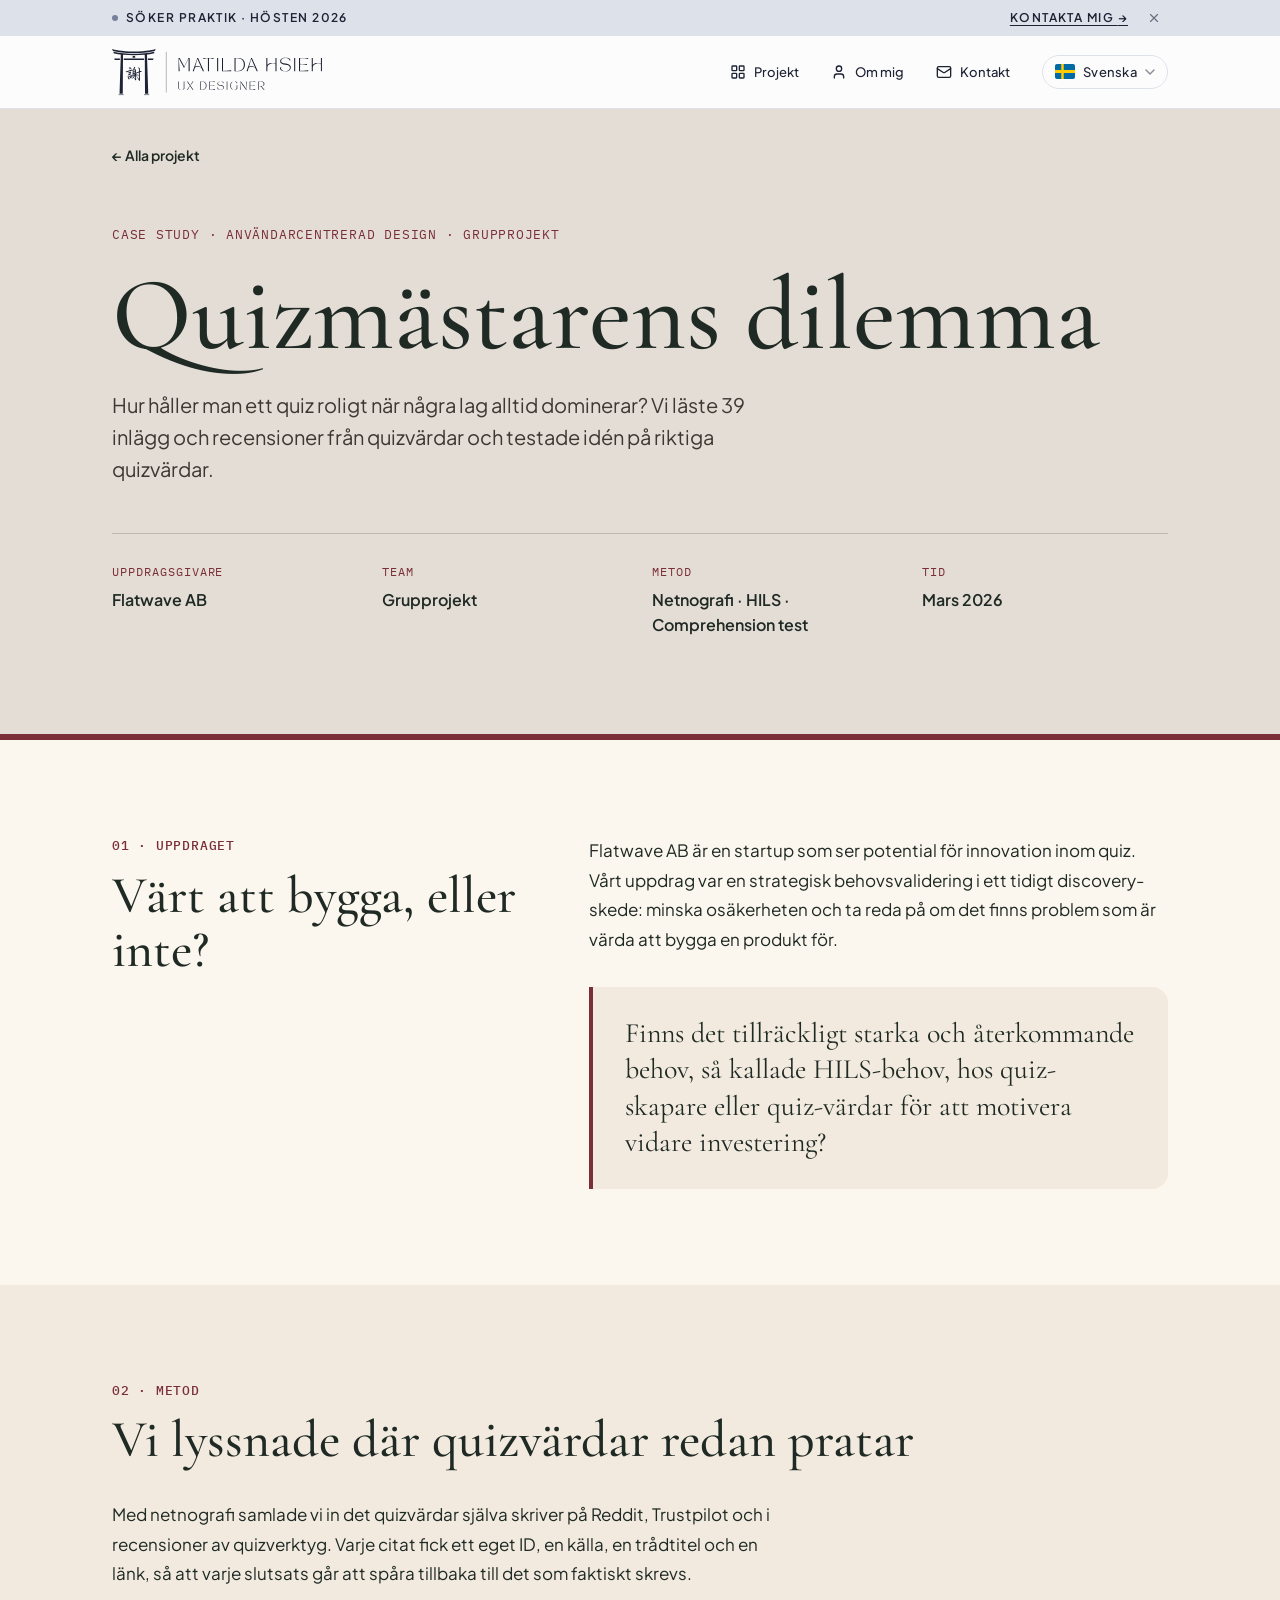
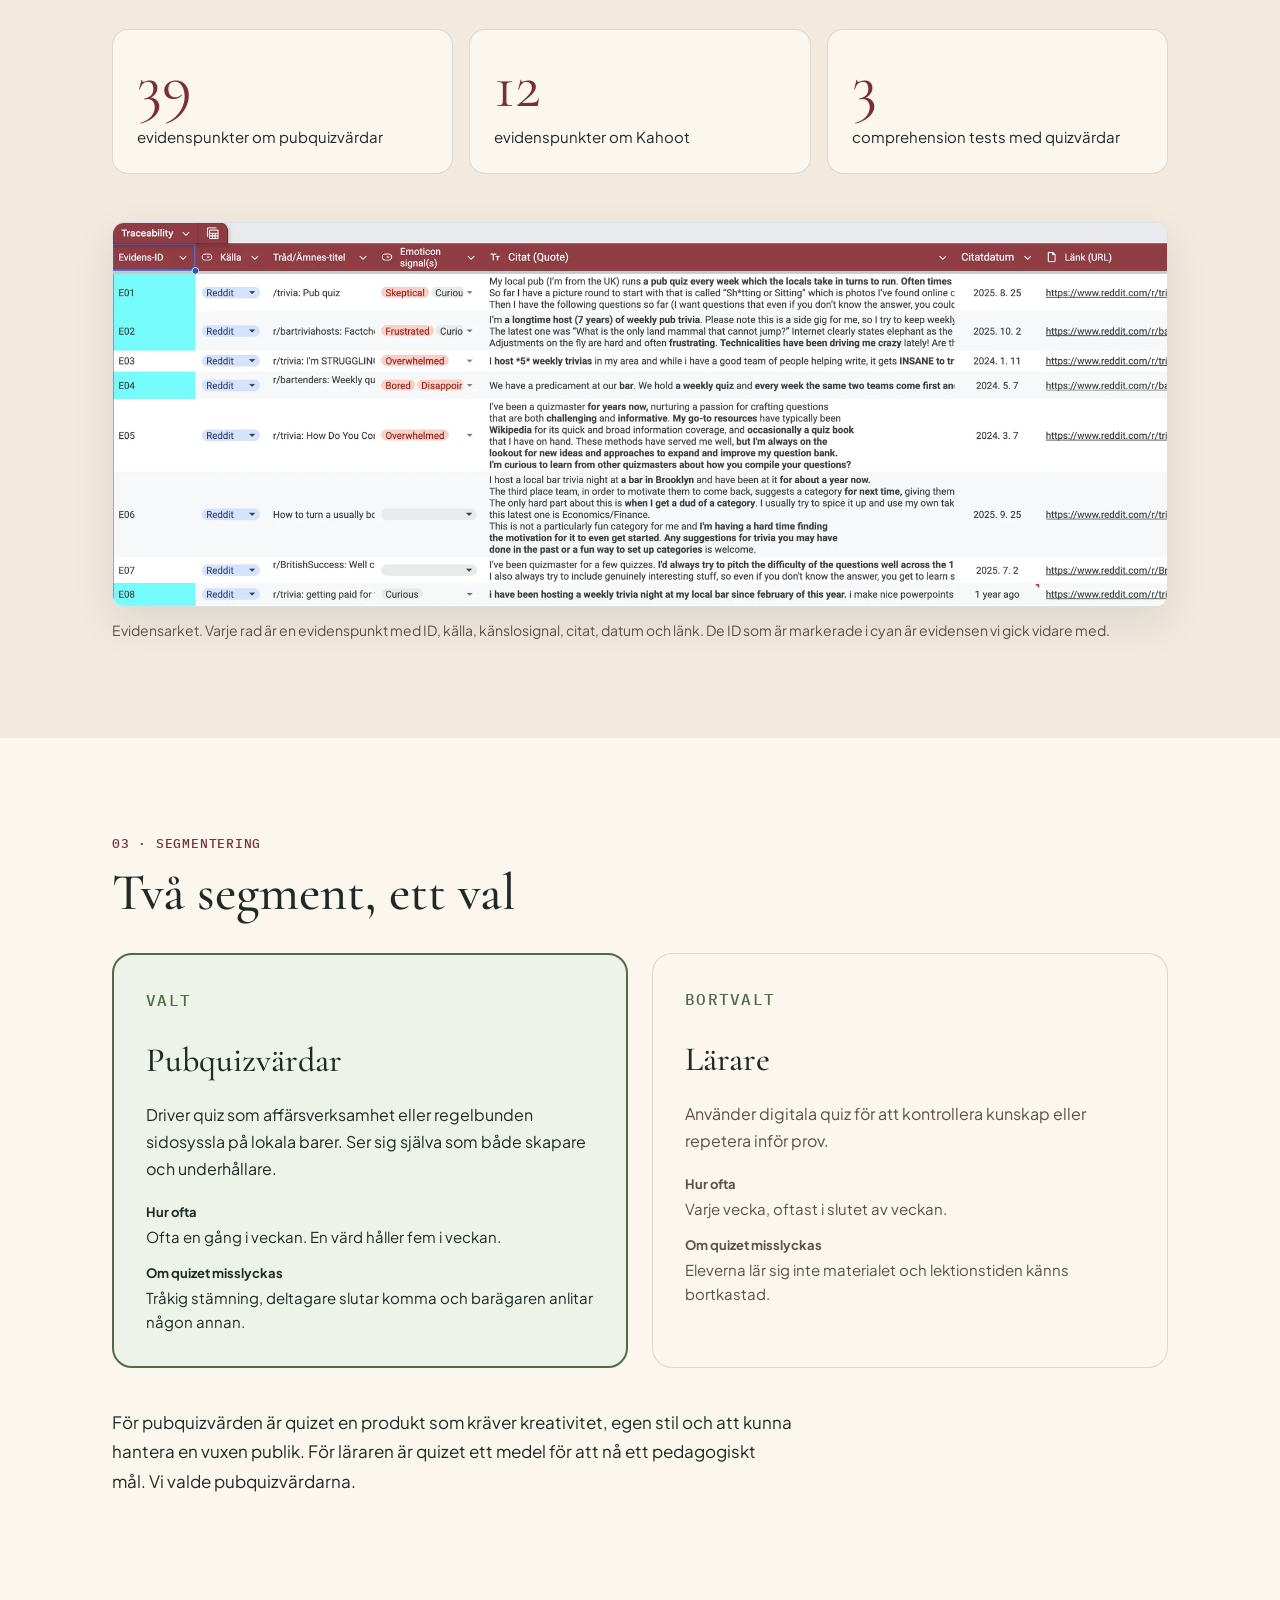
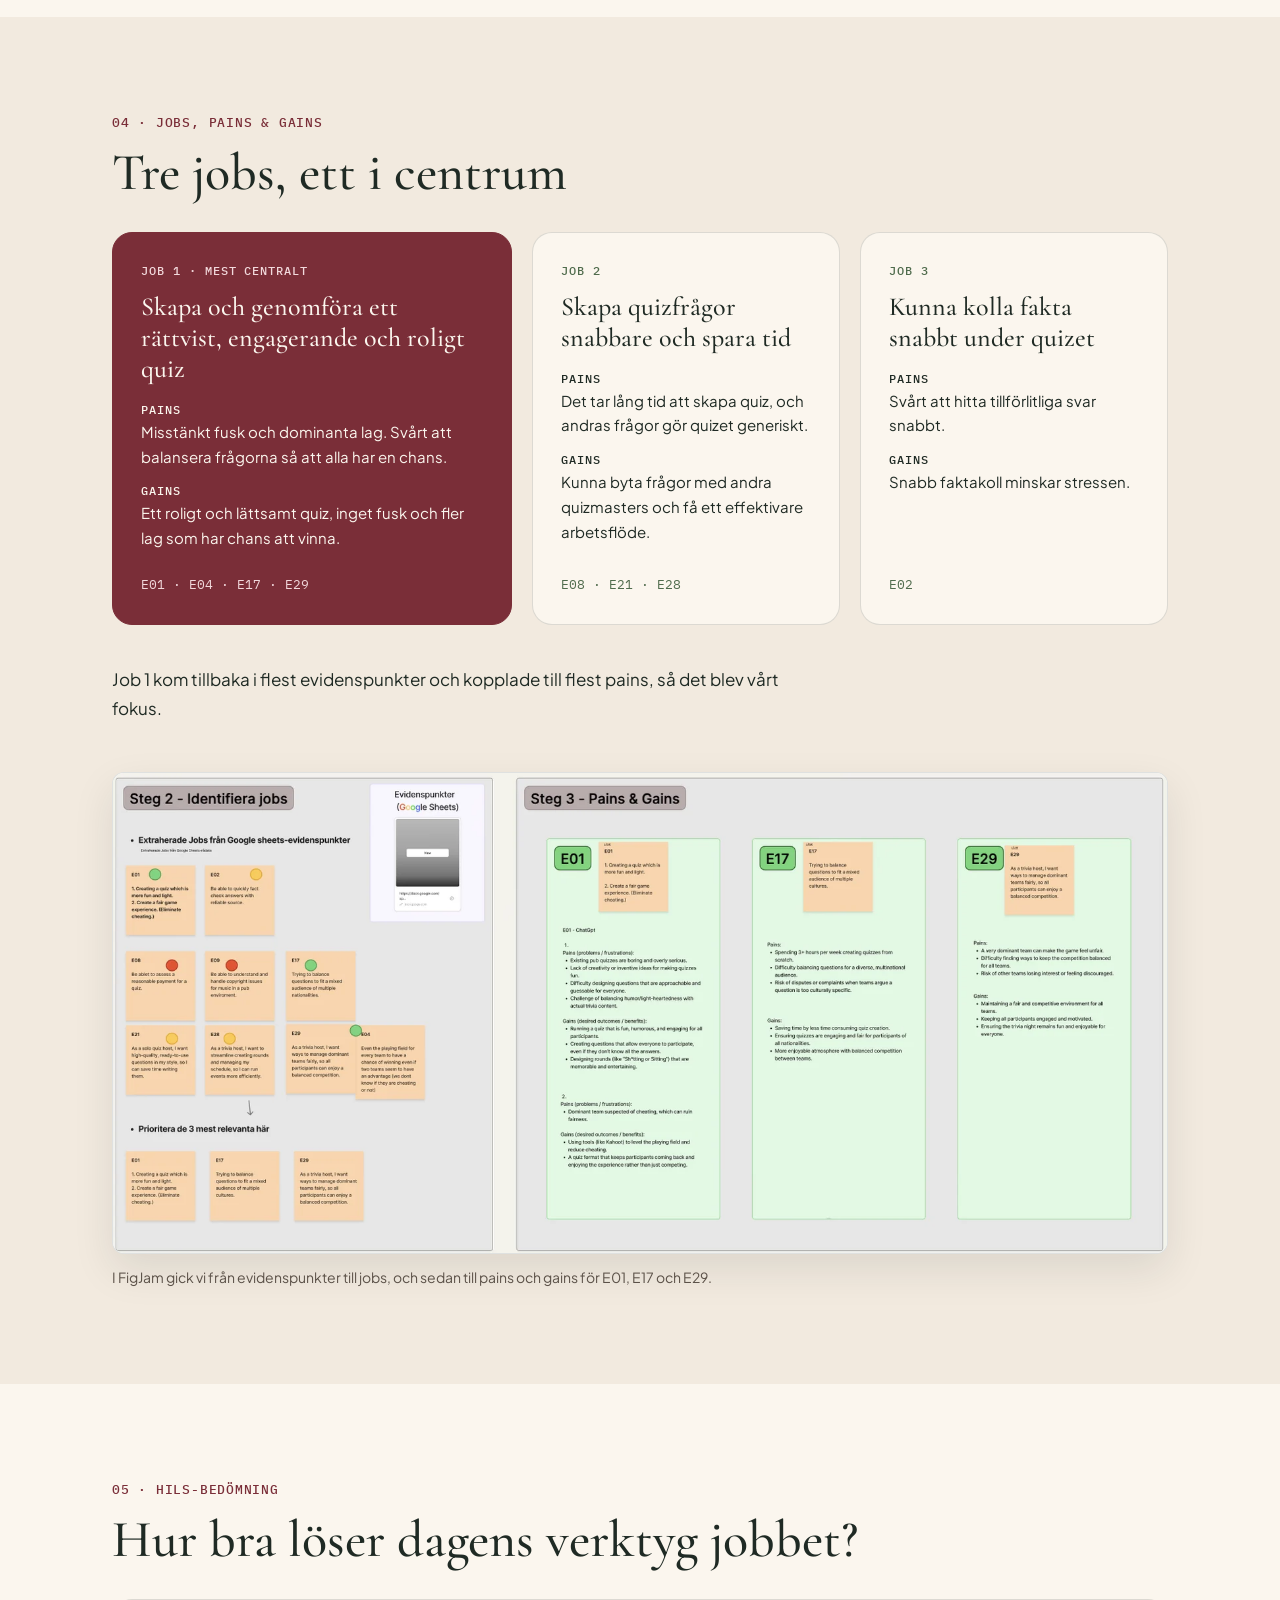
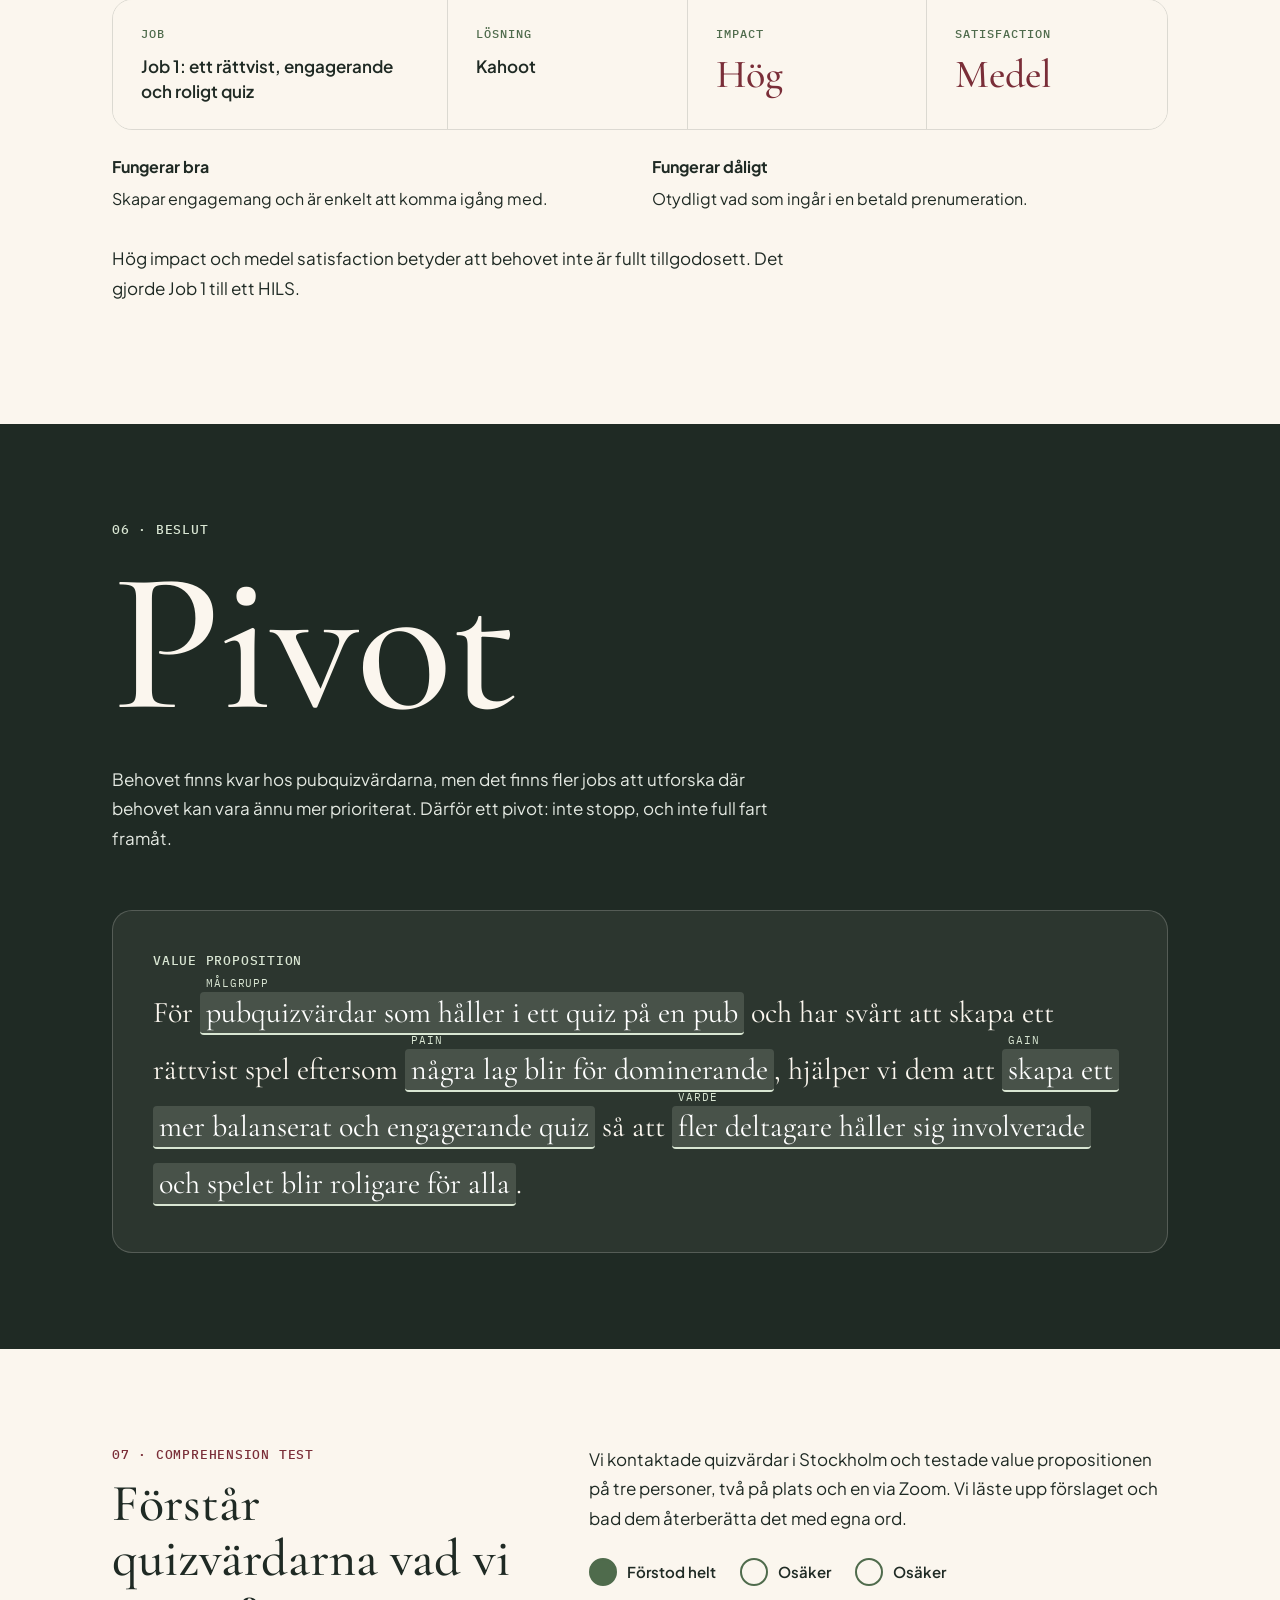
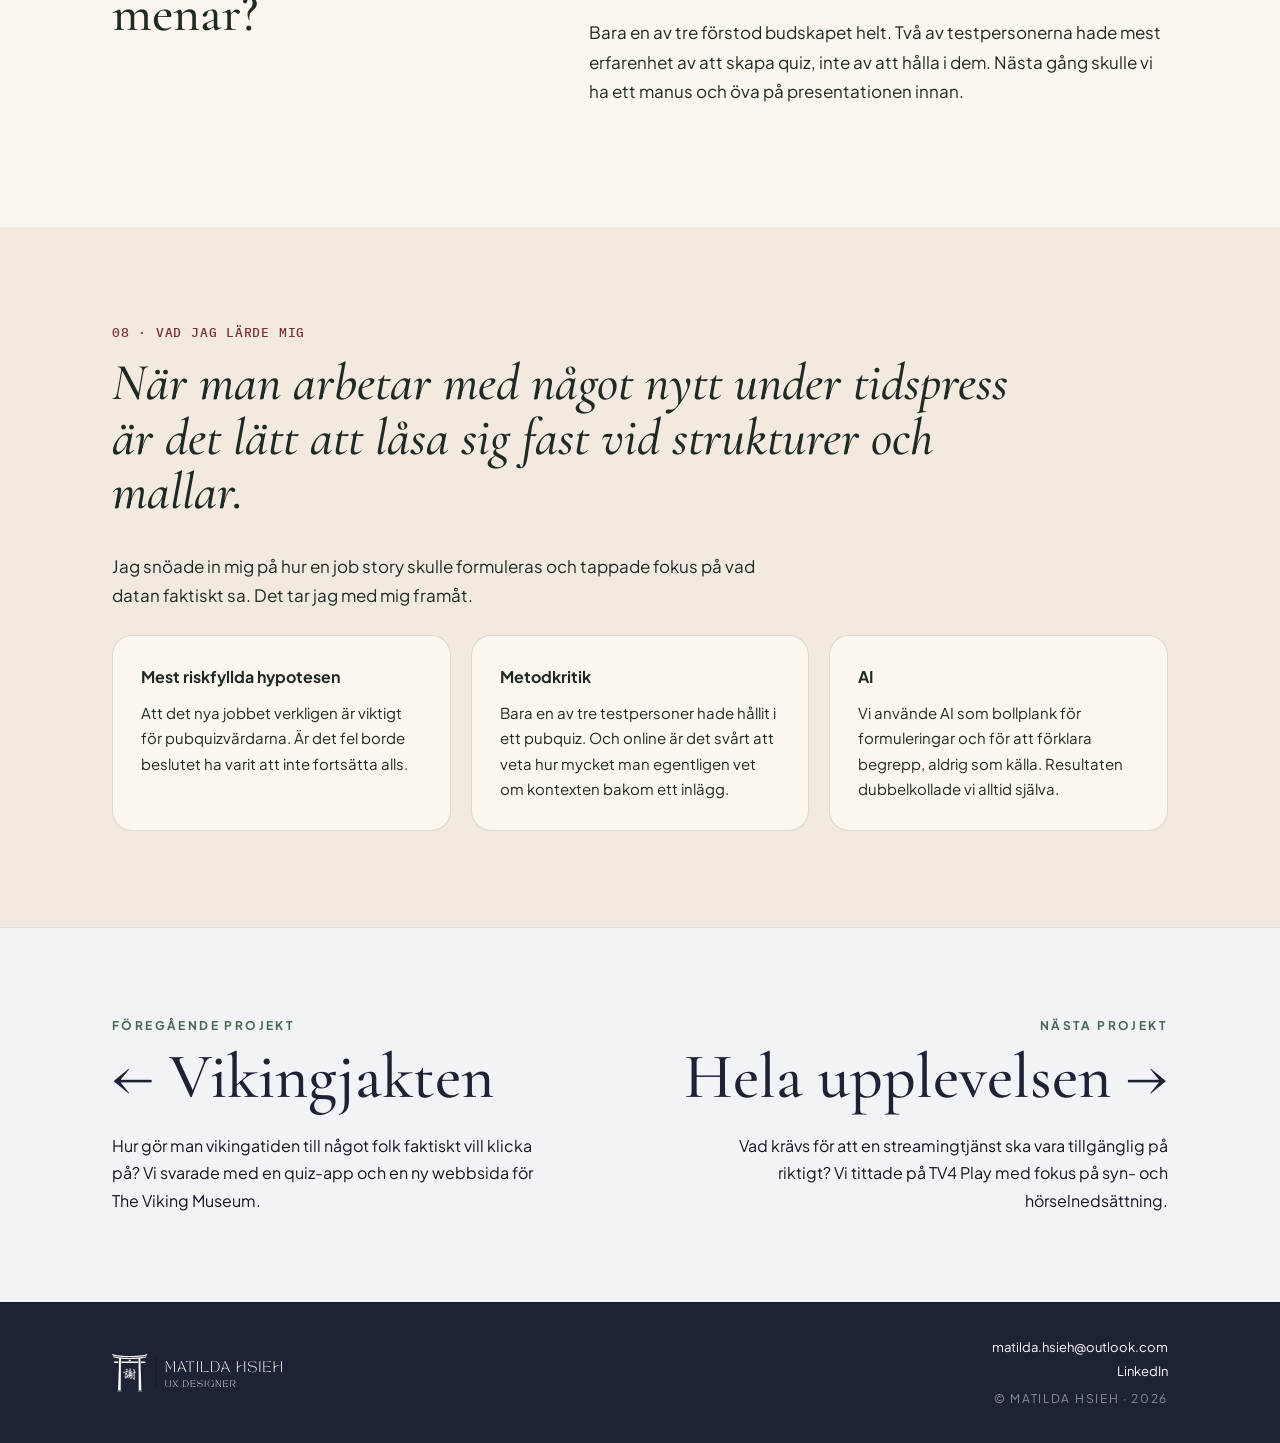
<file: quizprojekt.html>
<!DOCTYPE html>
<html lang="sv">
<head>
  <meta charset="UTF-8">
  <meta name="viewport" content="width=device-width, initial-scale=1.0">
  <title>Quizmästarens dilemma · Matilda Hsieh</title>
  <meta name="description" content="Case study: Quizmästarens dilemma, en behovsvalidering med netnografi, HILS och comprehension test för Flatwave AB. Grupprojekt i användarcentrerad design.">

  <link rel="icon" href="assets/favicon.svg?v=2" type="image/svg+xml">
  <link rel="icon" href="assets/favicon-32.png?v=2" type="image/png" sizes="32x32">
  <link rel="apple-touch-icon" href="assets/apple-touch-icon.png?v=2">
  <meta name="theme-color" content="#1E2235">

  <link rel="preconnect" href="https://fonts.googleapis.com">
  <link rel="preconnect" href="https://fonts.gstatic.com" crossorigin>
  <link href="https://fonts.googleapis.com/css2?family=Cormorant+Garamond:wght@400;500;600&family=Plus+Jakarta+Sans:wght@400;500;600;700&family=Tenor+Sans&display=swap" rel="stylesheet">

  <link href="https://fonts.googleapis.com/css2?family=IBM+Plex+Sans:wght@400;500;600&family=IBM+Plex+Serif:wght@400;500&family=IBM+Plex+Mono:wght@500&display=swap" rel="stylesheet">
  <!-- Visitor tracking. Open any page with ?notrack once to stop counting this browser, ?track to turn it back on. -->
  <script>
    (function () {
      try {
        var q = location.search;
        if (/[?&]notrack(=|&|$)/.test(q)) localStorage.setItem('mh-notrack', '1');
        if (/[?&]track(=|&|$)/.test(q)) localStorage.removeItem('mh-notrack');
        if (localStorage.getItem('mh-notrack')) return;
      } catch (e) { /* storage blocked: track as normal */ }
      var s = document.createElement('script');
      s.defer = true;
      s.src = 'https://portfolio-analytics.traffic-dashboard.workers.dev/t.js';
      document.head.appendChild(s);
    })();
  </script>
  <style>
    /* ==========================================================
       DESIGN TOKENS
       ========================================================== */
    :root {
      /* Colors — design system */
      --bg-primary: #F2F3F7;
      --bg-secondary: #DDE1EA;
      --bg-warm: #E4DDD6;
      --bg-jade-light: #E3EEE5;
      --brand-dark: #1E2235;
      --brand-mid: #76809D;
      --jade-500: #A9C4B0;
      --jade-dark: #28352C;
      --off-white: #FEFDFC;
      --text-primary: #05070B;
      --text-secondary: #131521;
      --text-muted: #76809D;

      /* Supporting colors */
      --jade-600: #66816E;          /* jade for large text on light backgrounds (≥3:1) */
      --jade-700: #4A6553;          /* jade for small text on light backgrounds (≥4.5:1) */
      --jade-border: #D0E1D4;
      --text-muted-aa: #535C78;     /* muted small text on light backgrounds (≥4.5:1) */
      --contact-bg: #565F7C;        /* deepened brand-mid so contact text passes AA */
      --text-on-dark-muted: #B8C0D2;
      --footer-text: #8A8D9C;
      --footer-border: #191C2C;
      --brand-dark-hover: #12152A;
      --jade-hover: #97B39F;
      --text-on-forest-muted: #9DB0A2;  /* muted text on jade-dark, 5.6:1 */

      /* Typography */
      --font-display: 'Cormorant Garamond', 'Times New Roman', serif;
      --font-body: 'Plus Jakarta Sans', system-ui, -apple-system, 'Segoe UI', sans-serif;
      --font-logo: 'Tenor Sans', 'Cormorant Garamond', serif;
      --max-text: 560px;

      /* Spacing — 4pt system */
      --space-1: 4px;
      --space-2: 8px;
      --space-3: 12px;
      --space-4: 16px;
      --space-5: 24px;
      --space-6: 32px;
      --space-7: 48px;
      --space-8: 64px;
      --space-9: 96px;

      /* Radii */
      --radius-sm: 8px;    /* tags and small elements */
      --radius-md: 20px;   /* cards */
      --radius-lg: 50px;   /* buttons (pill) */

      --container: 1120px;
      --nav-height: 72px;
      --ease: 0.2s ease;
    }

    /* ==========================================================
       BASE
       ========================================================== */
    *, *::before, *::after { box-sizing: border-box; }

    html {
      scroll-behavior: smooth;
      -webkit-text-size-adjust: 100%;
    }
    @media (prefers-reduced-motion: reduce) {
      html { scroll-behavior: auto; }
      *, *::before, *::after {
        transition: none !important;
        transform: none !important;
      }
    }

    body {
      margin: 0;
      font-family: var(--font-body);
      font-size: 16px;
      line-height: 1.6;
      color: var(--text-secondary);
      background: var(--bg-primary);
      -webkit-font-smoothing: antialiased;
    }

    h1, h2, h3, p, blockquote, figure { margin: 0; }
    ul { margin: 0; padding: 0; list-style: none; }
    a { color: inherit; }
    svg { display: block; }

    section[id], main[id] { scroll-margin-top: var(--nav-height); }

    .container {
      width: 100%;
      max-width: var(--container);
      margin: 0 auto;
      padding: 0 var(--space-6);
    }

    .sr-only {
      position: absolute;
      width: 1px; height: 1px;
      padding: 0; margin: -1px;
      overflow: hidden;
      clip: rect(0, 0, 0, 0);
      white-space: nowrap;
      border: 0;
    }

    .skip-link {
      position: absolute;
      left: var(--space-4);
      top: -100px;
      z-index: 200;
      padding: var(--space-3) var(--space-4);
      background: var(--brand-dark);
      color: var(--off-white);
      font-size: 14px;
      font-weight: 600;
      text-decoration: none;
    }
    .skip-link:focus { top: var(--space-4); }

    [tabindex="-1"]:focus { outline: none; }

    :focus-visible {
      outline: 2px solid var(--brand-dark);
      outline-offset: 3px;
    }
    .on-dark :focus-visible,
    .on-dark:focus-visible {
      outline-color: var(--jade-500);
    }

    /* Shared text styles */
    .eyebrow {
      display: block;
      font-family: var(--font-body);
      font-size: 9px;
      font-weight: 700;
      letter-spacing: 0.2em;
      text-transform: uppercase;
      margin-bottom: var(--space-4);
    }

    .section {
      padding: var(--space-9) 0;
    }

    .section-title {
      font-family: var(--font-display);
      font-weight: 500;
      line-height: 1.15;
      color: var(--brand-dark);
    }

    /* ==========================================================
       BUTTONS
       ========================================================== */
    .btn {
      display: inline-flex;
      align-items: center;
      justify-content: center;
      gap: var(--space-2);
      min-height: 44px;
      padding: var(--space-3) var(--space-5);
      font-family: var(--font-body);
      font-size: 13px;
      font-weight: 600;
      letter-spacing: 0.04em;
      text-decoration: none;
      border: 1px solid transparent;
      border-radius: var(--radius-lg);
      cursor: pointer;
      transition: all 0.2s ease;
    }
    .btn .arrow { transition: transform var(--ease); }
    .btn:hover .arrow { transform: translateX(3px); }

    .btn-primary {
      background: var(--brand-dark);
      color: var(--off-white);
      border-color: var(--brand-dark);
    }
    .btn-primary:hover {
      background: var(--brand-dark-hover);
      border-color: var(--brand-dark-hover);
      transform: translateY(-1px);
      box-shadow: 0 4px 12px rgba(0, 0, 0, 0.15);
    }

    .btn-secondary {
      background: transparent;
      color: var(--brand-dark);
      border-color: var(--brand-dark);
    }
    /* Outline buttons: fill with their border color at 10% */
    .btn-secondary:hover,
    .btn-jade:hover,
    .btn-light:hover { transform: translateY(-1px); }
    .btn-secondary:hover { background: rgba(30, 34, 53, 0.1); }

    .btn-jade {
      background: transparent;
      color: var(--jade-500);
      border-color: var(--jade-500);
    }
    .btn-jade:hover { background: rgba(169, 196, 176, 0.1); }

    .btn-light {
      background: transparent;
      color: var(--off-white);
      border-color: var(--off-white);
    }
    .btn-light:hover { background: rgba(254, 253, 252, 0.1); }

    .btn-group {
      display: flex;
      flex-wrap: wrap;
      gap: var(--space-3);
    }

    /* ==========================================================
       1. ANNOUNCEMENT BANNER
       ========================================================== */
    .banner {
      background: var(--bg-secondary);
      color: var(--brand-dark);
      font-size: 12px;
      font-weight: 600;
      letter-spacing: 0.12em;
      text-transform: uppercase;
    }
    .banner[hidden] { display: none; }
    .banner-inner {
      display: flex;
      align-items: center;
      justify-content: space-between;
      gap: var(--space-4);
      min-height: 36px;
    }
    .banner-status {
      display: flex;
      align-items: center;
      gap: var(--space-2);
      margin: 0;
    }
    .banner-dot {
      width: 6px;
      height: 6px;
      border-radius: 50%;
      background: var(--brand-mid);
      flex-shrink: 0;
    }
    .banner-actions {
      display: flex;
      align-items: center;
      gap: var(--space-3);
    }
    .banner-link {
      color: var(--brand-dark);
      text-decoration: underline;
      text-underline-offset: 3px;
    }
    .banner-link:hover { text-decoration-thickness: 2px; }
    .banner-close {
      display: grid;
      place-items: center;
      width: 28px;
      height: 28px;
      padding: 0;
      background: transparent;
      border: 0;
      color: var(--brand-dark);
      cursor: pointer;
      opacity: 0.6;
      transition: opacity 0.15s ease;
    }
    .banner-close:hover,
    .banner-close:focus-visible { opacity: 1; }
    /* Bigger tap areas without making the banner taller */
    .banner-link, .banner-close { position: relative; }
    .banner-link::after { content: ""; position: absolute; inset: -14px -8px; }
    .banner-close::after { content: ""; position: absolute; inset: -8px; }
    /* Keep the banner on one line on small phones */
    @media (max-width: 480px) {
      .banner { letter-spacing: 0; text-transform: none; }
      .banner-link { white-space: nowrap; }
      .banner-inner, .banner-actions { gap: 8px; }
    }

    /* ==========================================================
       2. NAVBAR
       ========================================================== */
    .site-header {
      position: sticky;
      top: 0;
      z-index: 100;
      background: rgba(254, 253, 252, 0.92);
      border-bottom: 1px solid var(--bg-secondary);
      transition: background-color var(--ease), box-shadow var(--ease);
    }
    .site-header.is-scrolled {
      background: rgba(254, 253, 252, 0.97);
      -webkit-backdrop-filter: blur(12px);
      backdrop-filter: blur(12px);
      box-shadow: 0 1px 12px rgba(30, 34, 53, 0.06);
    }
    .nav-inner {
      display: flex;
      align-items: center;
      justify-content: space-between;
      height: var(--nav-height);
    }

    /* Logo lockup: one vector file (assets/logo.svg) drawn in currentColor */
    .logo {
      display: inline-flex;
      align-items: center;
      color: var(--brand-dark);
      text-decoration: none;
    }
    .logo-svg {
      display: block;
      width: 210px;               /* lockup is 4.54 : 1, so about 46px tall */
      height: auto;
      overflow: visible;
    }
    .logo--small { color: var(--off-white); }
    .logo--small .logo-svg { width: 170px; }

    /* Torii colors are variables so the same symbol works as a faded ghost */
    .torii-ghost {
      --torii-fill: currentColor;
      --torii-stroke: none;
      --torii-feet: currentColor;
    }

    /* Nav links */
    .nav-links {
      display: flex;
      align-items: center;
      gap: var(--space-6);
    }
    .nav-link {
      position: relative;
      display: inline-flex;
      align-items: center;
      gap: var(--space-2);
      padding: var(--space-2) 0;
      font-size: 13px;
      font-weight: 500;
      color: var(--brand-dark);
      text-decoration: none;
    }
    .nav-link svg { width: 16px; height: 16px; }
    .nav-link::after {
      content: "";
      position: absolute;
      left: 0;
      bottom: 0;
      width: 0;
      height: 2px;
      background: var(--jade-500);
      transition: width 0.2s ease;
    }
    .nav-link:hover::after,
    .nav-link.is-active::after { width: 100%; }

    .nav-toggle {
      display: none;
      place-items: center;
      width: 44px;
      height: 44px;
      padding: 0;
      background: transparent;
      border: 0;
      color: var(--brand-dark);
      cursor: pointer;
    }
    .nav-toggle svg { width: 24px; height: 24px; }
    .nav-toggle .icon-close { display: none; }
    .nav-toggle[aria-expanded="true"] .icon-open { display: none; }
    .nav-toggle[aria-expanded="true"] .icon-close { display: block; }

    /* Language dropdown */
    .lang-dropdown {
      position: relative;
    }
    .lang-btn {
      display: inline-flex;
      align-items: center;
      gap: var(--space-2);
      padding: var(--space-2) var(--space-3);
      font-family: var(--font-body);
      font-size: 13px;
      font-weight: 500;
      color: var(--brand-dark);
      background: transparent;
      border: 1px solid var(--bg-secondary);
      border-radius: var(--radius-lg);
      cursor: pointer;
      transition: all 0.2s ease;
      white-space: nowrap;
    }
    .lang-btn:hover,
    .lang-btn[aria-expanded="true"] {
      background: var(--bg-secondary);
    }
    .lang-flag {
      display: inline-block;
      width: 20px;
      height: 15px;
      border-radius: 2px;
      overflow: hidden;
      flex-shrink: 0;
      vertical-align: middle;
    }
    .lang-flag svg {
      width: 100%;
      height: 100%;
      object-fit: cover;
      display: block;
    }
    .lang-label { letter-spacing: 0.02em; }
    .lang-chevron {
      width: 10px;
      height: 10px;
      opacity: 0.5;
      transition: transform 0.2s ease;
    }
    .lang-btn[aria-expanded="true"] .lang-chevron {
      transform: rotate(180deg);
    }
    .lang-menu {
      display: none;
      position: absolute;
      top: calc(100% + 8px);
      right: 0;
      min-width: 140px;
      background: var(--off-white);
      border: 1px solid var(--bg-secondary);
      border-radius: var(--radius-sm);
      box-shadow: 0 8px 24px rgba(30,34,53,0.10);
      overflow: hidden;
      z-index: 200;
    }
    .lang-menu.is-open { display: block; }
    .lang-option {
      display: flex;
      align-items: center;
      gap: var(--space-3);
      width: 100%;
      padding: 10px var(--space-4);
      font-family: var(--font-body);
      font-size: 13px;
      font-weight: 500;
      color: var(--brand-dark);
      background: transparent;
      border: 0;
      cursor: pointer;
      text-align: left;
      transition: background 0.15s ease;
    }
    .lang-option:hover { background: var(--bg-secondary); }
    .lang-option.is-active {
      color: var(--jade-700);
      font-weight: 600;
    }
    .lang-option .lang-flag { width: 22px; height: 16px; }
    .lang-option:focus {
      outline: 2px solid var(--jade-600);
      outline-offset: -2px;
      background: var(--bg-secondary);
    }

    .nav-toggle {
      display: none;
      place-items: center;
      width: 44px;
      height: 44px;
      padding: 0;
      background: transparent;
      border: 0;
      color: var(--brand-dark);
      cursor: pointer;
    }
    .nav-toggle svg { width: 24px; height: 24px; }
    .nav-toggle .icon-close { display: none; }
    .nav-toggle[aria-expanded="true"] .icon-open { display: none; }
    .nav-toggle[aria-expanded="true"] .icon-close { display: block; }


    /* ==========================================================
       3. HERO
       ========================================================== */
    .hero {
      position: relative;
      overflow: hidden;
      background: var(--bg-warm);
      padding: var(--space-9) 0;
    }
    .hero-ghost {
      position: absolute;
      right: -40px;
      bottom: -60px;
      width: min(520px, 60vw);
      height: auto;
      color: var(--brand-dark);
      opacity: 0.07;
      pointer-events: none;
    }
    .hero-content { position: relative; }
    .hero .eyebrow { color: var(--jade-700); }
    .hero-title {
      font-family: var(--font-display);
      font-size: 56px;
      font-weight: 500;
      line-height: 1;
      letter-spacing: 0.04em;
    }
    .hero-title span { display: block; }
    .hero-title-first { color: var(--brand-dark); }
    .hero-title-last { color: var(--jade-600); }
    .accent-line {
      width: 28px;
      height: 1px;
      background: var(--jade-500);
      margin: var(--space-5) 0;
      border: 0;
    }
    .hero-text {
      max-width: 420px;
      font-size: 14px;
      line-height: 1.75;
      color: var(--text-secondary);
      margin-bottom: var(--space-6);
    }

    /* ==========================================================
       4. PROJEKT
       ========================================================== */
    .projects { background: var(--bg-primary); }
    .projects .eyebrow { color: var(--text-muted-aa); }
    .projects .section-title {
      font-size: 32px;
      margin-bottom: var(--space-7);
    }
    .project-grid {
      display: grid;
      grid-template-columns: repeat(3, 1fr);
      gap: var(--space-6);
    }

    /* "Breaking out" cards: the icon floats above the card's top edge */
    .project-card-wrapper {
      position: relative;
      display: flex;
      flex-direction: column;
      padding-top: 40px;
      transition: all 0.25s ease;
    }
    .card-icon-float {
      position: absolute;
      top: 0;
      left: 0;
      right: 0;               /* centered without transform, so reduced-motion's transform:none can't shift it */
      z-index: 2;
      display: flex;
      justify-content: center;
      align-items: flex-end;
      pointer-events: none;
      gap: 4px;
    }
    .card-icon-torii {
      --torii-fill: var(--jade-500);
      --torii-stroke: none;
      --torii-feet: var(--jade-500);
      width: 56px;
      height: 68px;
    }
    .card-icon-circle {
      display: flex;
      align-items: center;
      justify-content: center;
      width: 56px;
      height: 56px;
      background: var(--bg-warm);
      border: 3px solid var(--bg-primary);
      border-radius: 50%;
      font-size: 28px;
      color: var(--jade-dark);
    }
    .card-icon-circle svg { width: 28px; height: 28px; }
    .card-icon-image {
      display: block;
      box-shadow: 0 4px 16px rgba(0, 0, 0, 0.15);
    }

    .project-card {
      position: relative;
      overflow: hidden;
      flex: 1;
      display: flex;
      flex-direction: column;
      align-items: center;
      padding: 40px 20px 20px;
      text-align: center;
      border-radius: var(--radius-md);
      transition: all 0.25s ease;
    }
    /* Subtle radial gradient in the bottom corner for depth */
    .project-card::after {
      content: "";
      position: absolute;
      inset: 0;
      background: radial-gradient(circle at 100% 100%, var(--card-glow) 0%, transparent 55%);
      pointer-events: none;
    }
    .project-card > * { position: relative; z-index: 1; }

    .project-card-wrapper:hover,
    .project-card-wrapper:focus-within { transform: translateY(-6px); }
    .project-card-wrapper:hover .project-card,
    .project-card-wrapper:focus-within .project-card {
      box-shadow: 0 16px 40px rgba(0, 0, 0, 0.12);
    }

    .project-meta {
      font-size: 9px;
      font-weight: 700;
      letter-spacing: 0.2em;
      text-transform: uppercase;
      margin-bottom: var(--space-2);
    }
    .project-title {
      font-family: var(--font-display);
      font-size: 20px;
      font-weight: 600;
      margin-bottom: var(--space-2);
    }
    .project-desc {
      font-size: 10px;
      line-height: 1.6;
      max-width: var(--max-text);
      margin-bottom: var(--space-4);
    }
    .project-divider {
      width: 100%;
      height: 1px;
      margin: 0 0 var(--space-4);
      border: 0;
    }
    .tags {
      display: flex;
      flex-wrap: wrap;
      justify-content: center;
      gap: var(--space-2);
      margin-bottom: var(--space-5);
    }
    .tag {
      padding: var(--space-1) var(--space-3);
      font-size: 11px;
      font-weight: 600;
      border: 1px solid transparent;
      border-radius: var(--radius-sm);
    }
    .project-card .btn { margin-top: auto; }

    /* Card 1 — Hold-it! (dark) */
    .project-card--dark {
      --card-glow: rgba(169, 196, 176, 0.14);
      background: var(--brand-dark);
      color: var(--off-white);
    }
    .project-card--dark .project-meta { color: var(--jade-500); }
    .project-card--dark .project-title { color: var(--off-white); }
    .project-card--dark .project-desc { color: var(--footer-text); }   /* #76809D is 4.0:1 here; this passes AA */
    .project-card--dark .project-divider { background: rgba(169, 196, 176, 0.2); }
    .project-card--dark .tag {
      background: rgba(169, 196, 176, 0.15);
      color: var(--jade-500);
      border-color: rgba(169, 196, 176, 0.3);
    }
    .project-card--dark .btn-primary {
      background: var(--jade-500);
      border-color: var(--jade-500);
      color: var(--brand-dark);
    }
    .project-card--dark .btn-primary:hover {
      background: var(--jade-hover);
      border-color: var(--jade-hover);
    }
    .project-card--dark :focus-visible { outline-color: var(--jade-500); }

    /* Card 2 — Tillgänglighet (warm) */
    .project-card--warm {
      --card-glow: rgba(30, 34, 53, 0.07);
      background: var(--bg-warm);
    }
    .project-card--warm .project-meta { color: var(--jade-700); }        /* #66816E is 3.2:1 here */
    .project-card--warm .project-title { color: var(--brand-dark); }
    .project-card--warm .project-desc { color: var(--text-muted-aa); }   /* #76809D is 2.9:1 here */
    .project-card--warm .project-divider { background: rgba(40, 53, 44, 0.12); }
    .project-card--warm .tag {
      background: rgba(40, 53, 44, 0.1);
      color: var(--jade-dark);
    }

    /* Card 3 — Vikingjakten (forest green) */
    .project-card--forest {
      --card-glow: rgba(169, 196, 176, 0.12);
      background: var(--jade-dark);
      color: var(--off-white);
    }
    .project-card--forest .project-meta { color: var(--jade-500); }
    .project-card--forest .project-title { color: var(--off-white); }
    .project-card--forest .project-desc { color: var(--text-on-forest-muted); }
    .project-card--forest .project-divider { background: rgba(169, 196, 176, 0.2); }
    .project-card--forest .tag {
      background: rgba(169, 196, 176, 0.15);
      color: var(--jade-500);
      border-color: rgba(169, 196, 176, 0.3);
    }
    .project-card--forest .btn-primary {
      background: var(--jade-500);
      border-color: var(--jade-500);
      color: var(--jade-dark);
    }
    .project-card--forest .btn-primary:hover {
      background: var(--jade-hover);
      border-color: var(--jade-hover);
    }
    .project-card--forest :focus-visible { outline-color: var(--jade-500); }

    /* ==========================================================
       5. OM MIG SNIPPET
       ========================================================== */
    .about {
      background: var(--brand-dark);
      color: var(--off-white);
    }
    .about-grid {
      display: grid;
      grid-template-columns: 1fr 1fr;
      gap: var(--space-8);
      align-items: center;
    }
    .about .eyebrow { color: var(--jade-500); }
    .about .section-title {
      font-size: 28px;
      color: var(--off-white);
      margin-bottom: var(--space-4);
    }
    .about-text {
      max-width: var(--max-text);
      font-size: 14px;
      line-height: 1.75;
      color: var(--text-on-dark-muted);
      margin-bottom: var(--space-6);
    }
    .quote {
      background: rgba(255, 255, 255, 0.05);
      border-left: 3px solid var(--jade-500);
      padding: var(--space-5);
    }
    .quote blockquote p {
      font-family: var(--font-display);
      font-size: 22px;
      font-style: italic;
      line-height: 1.45;
      color: var(--off-white);
    }
    .quote figcaption {
      margin-top: var(--space-4);
      font-size: 11px;
      font-weight: 600;
      letter-spacing: 0.08em;
      color: var(--jade-500);
    }

    /* ==========================================================
       6. KONTAKT
       ========================================================== */
    .contact {
      background: var(--contact-bg);
      text-align: center;
    }
    .contact .eyebrow { color: var(--bg-secondary); }
    .contact .section-title {
      font-size: 36px;
      color: var(--off-white);
      margin-bottom: var(--space-4);
    }
    .contact-text {
      max-width: var(--max-text);
      margin: 0 auto var(--space-6);
      font-size: 14px;
      line-height: 1.75;
      color: var(--bg-secondary);
    }
    .contact .btn-group { justify-content: center; }
    .contact .btn-primary:focus-visible { outline-color: var(--off-white); }
    .contact :focus-visible { outline-color: var(--off-white); }

    /* ==========================================================
       7. FOOTER
       ========================================================== */
    .site-footer {
      background: var(--brand-dark);
      border-top: 1px solid var(--footer-border);
      padding: var(--space-6) 0;
    }
    .footer-inner {
      display: flex;
      align-items: center;
      justify-content: space-between;
      gap: var(--space-5);
    }
    .footer-meta {
      text-align: right;
      font-size: 11px;
      line-height: 1.7;
      color: var(--footer-text);
    }
    .footer-meta p:first-child { letter-spacing: 0.14em; }

    /* Footer contact: email (click to copy) + LinkedIn */
    .footer-contact {
      text-align: right;
      font-size: 13px;
      line-height: 1.9;
      color: var(--footer-text);
    }
    .footer-contact a {
      color: var(--off-white);
      text-decoration: none;
      transition: color var(--ease);
    }
    .footer-contact a:hover {
      color: var(--jade-500);
      text-decoration: underline;
      text-underline-offset: 3px;
    }
    .footer-contact__copy { margin-top: var(--space-1); font-size: 12px; letter-spacing: 0.14em; }

    /* "Copied" toast — centred without transform so reduced-motion can't shift it */
    .copy-toast {
      position: fixed;
      left: 0;
      right: 0;
      bottom: var(--space-6);
      width: max-content;
      max-width: calc(100% - 32px);
      margin: 0 auto;
      padding: 10px 20px;
      background: var(--jade-700);      /* #66816E is 3.9:1 with white; this passes AA */
      color: var(--off-white);
      font-size: 14px;
      font-weight: 600;
      border-radius: var(--radius-lg);
      box-shadow: 0 4px 16px rgba(0, 0, 0, 0.15);
      opacity: 0;
      pointer-events: none;
      transition: opacity 0.2s ease;
      z-index: 300;
    }
    .copy-toast.show { opacity: 1; }
    @media (max-width: 768px) {
      .footer-contact { text-align: left; }
    }

    /* ==========================================================
       RESPONSIVE — 768px
       ========================================================== */
    @media (max-width: 768px) {
      :root { --nav-height: 64px; }

      .container { padding: 0 var(--space-4); }
      .section { padding: var(--space-8) 0; }

      .logo-svg { width: 160px; }
      .logo--small .logo-svg { width: 150px; }

      .nav-toggle { display: grid; }
      .nav-links {
        position: absolute;
        top: 100%;
        left: 0;
        right: 0;
        flex-direction: column;
        align-items: stretch;
        gap: 0;
        padding: var(--space-2) var(--space-4) var(--space-4);
        background: var(--off-white);
        border-bottom: 1px solid var(--bg-secondary);
        box-shadow: 0 8px 16px rgba(30, 34, 53, 0.06);
        display: none;
      }
      .nav-links.is-open { display: flex; }
      .nav-link {
        width: 100%;
        padding: var(--space-4) 0;
        font-size: 15px;
        border-bottom: 1px solid var(--bg-secondary);
      }
      .nav-links li:last-child .nav-link { border-bottom: 0; }
      .nav-link::after { bottom: -1px; }
      /* Lang dropdown in mobile menu */
      .lang-item {
        padding: var(--space-3) 0;
        border-bottom: 1px solid var(--bg-secondary);
      }
      .lang-btn {
        font-size: 15px;
        padding: var(--space-2) 0;
        border: 0;
        border-radius: 0;
      }
      .lang-btn:hover { transform: none; background: transparent; }
      /* Show dropdown inline on mobile */
      .lang-menu {
        position: static !important;
        display: none;
        box-shadow: none !important;
        border: 0 !important;
        background: transparent !important;
        min-width: 0 !important;
        padding: var(--space-2) 0 0;
      }
      .lang-menu.is-open { display: block; }
      .lang-option {
        padding: var(--space-2) 0 !important;
        font-size: 15px !important;
      }
      .lang-option:hover { background: transparent !important; }
      .nav-link:hover::after,
      .nav-link.is-active::after { width: 48px; }

      .hero { padding: var(--space-8) 0; }
      .hero-title { font-size: 44px; }
      .hero-ghost { width: 300px; right: -60px; bottom: -40px; }

      .project-grid,
      .about-grid { grid-template-columns: 1fr; }
      .about-grid { gap: var(--space-7); }

      .contact .section-title { font-size: 30px; }

      .btn-group .btn { flex: 1 1 auto; }

      .footer-inner {
        flex-direction: column;
        align-items: flex-start;
      }
      .footer-meta { text-align: left; }
    }
    /* ==========================================================
       CASE STUDY
       ========================================================== */
    .case-hero {
      position: relative;
      overflow: hidden;
      background: var(--jade-dark);
      color: var(--off-white);
      padding: var(--space-8) 0 var(--space-8);
    }
    .case-hero::after {
      content: "";
      position: absolute;
      inset: 0;
      background: radial-gradient(circle at 100% 100%, rgba(169, 196, 176, 0.14) 0%, transparent 55%);
      pointer-events: none;
    }
    .case-hero .container { position: relative; z-index: 1; }
    .case-back {
      display: inline-flex;
      align-items: center;
      gap: var(--space-2);
      margin-bottom: var(--space-6);
      font-size: 13px;
      font-weight: 600;
      color: var(--jade-500);
      text-decoration: none;
    }
    .case-back:hover { text-decoration: underline; text-underline-offset: 3px; }
    .case-hero-top {
      display: flex;
      align-items: center;
      gap: var(--space-5);
      margin-bottom: var(--space-5);
    }
    .case-hero-icon {
      width: 80px;
      height: 80px;
      border-radius: 50%;
      object-fit: cover;
      box-shadow: 0 4px 16px rgba(0, 0, 0, 0.25);
      flex-shrink: 0;
    }
    .case-hero .eyebrow { color: var(--jade-500); margin-bottom: var(--space-2); }
    .case-title {
      font-family: var(--font-display);
      font-size: 56px;
      font-weight: 500;
      line-height: 1;
      letter-spacing: 0.02em;
    }
    .case-lead {
      max-width: var(--max-text);
      font-size: 17px;
      line-height: 1.7;
      color: var(--text-on-forest-muted);
      margin-bottom: var(--space-7);
    }
    .case-facts {
      display: grid;
      grid-template-columns: repeat(4, 1fr);
      gap: var(--space-5);
      margin: 0;
      padding-top: var(--space-5);
      border-top: 1px solid rgba(169, 196, 176, 0.2);
    }
    .case-facts dt {
      font-size: 11px;
      font-weight: 700;
      letter-spacing: 0.16em;
      text-transform: uppercase;
      color: var(--jade-500);
      margin-bottom: var(--space-1);
    }
    .case-facts dd { margin: 0; font-size: 14px; color: var(--off-white); }

    .case-body { background: var(--bg-primary); padding: var(--space-8) 0 var(--space-9); }
    .case-section {
      max-width: 720px;
      margin: 0 auto var(--space-8);
    }
    .case-section:last-child { margin-bottom: 0; }
    .case-section .eyebrow { color: var(--text-muted-aa); }
    .case-section h2 {
      font-family: var(--font-display);
      font-size: 32px;
      font-weight: 500;
      line-height: 1.15;
      color: var(--brand-dark);
      margin-bottom: var(--space-4);
    }
    .case-section h3 {
      font-family: var(--font-display);
      font-size: 22px;
      font-weight: 600;
      color: var(--brand-dark);
      margin: var(--space-6) 0 var(--space-3);
    }
    .case-section p,
    .case-section li {
      font-size: 16px;
      line-height: 1.75;
      color: var(--text-secondary);
    }
    .case-section p + p { margin-top: var(--space-4); }

    .case-quote {
      margin: var(--space-6) 0;
      padding: var(--space-5);
      border-left: 3px solid var(--jade-600);
      background: var(--bg-jade-light);
      border-radius: 0 var(--radius-sm) var(--radius-sm) 0;
    }
    .case-quote p {
      font-family: var(--font-display);
      font-size: 22px;
      font-style: italic;
      line-height: 1.45;
      color: var(--jade-dark);
    }

    /* Brief → design answer table */
    .case-table {
      width: 100%;
      margin-top: var(--space-5);
      border-collapse: collapse;
      font-size: 14px;
      line-height: 1.6;
    }
    .case-table th,
    .case-table td {
      padding: var(--space-3) var(--space-4);
      text-align: left;
      vertical-align: top;
      border-bottom: 1px solid var(--bg-secondary);
    }
    .case-table th {
      font-size: 11px;
      font-weight: 700;
      letter-spacing: 0.14em;
      text-transform: uppercase;
      color: var(--text-muted-aa);
    }
    .case-table td:first-child { color: var(--text-secondary); width: 45%; }
    .case-table td:last-child { color: var(--jade-dark); font-weight: 600; }

    /* Palette */
    .palette {
      display: grid;
      grid-template-columns: repeat(4, 1fr);
      gap: var(--space-3);
      margin: var(--space-5) 0 0;
      padding: 0;
      list-style: none;
    }
    .swatch {
      border-radius: var(--radius-sm);
      overflow: hidden;
      background: var(--off-white);
      border: 1px solid var(--bg-secondary);
    }
    .swatch span { display: block; height: 64px; }
    .swatch p {
      padding: var(--space-2) var(--space-3);
      font-size: 13px !important;
      line-height: 1.4 !important;
    }
    .swatch code { font-size: 11px; color: var(--text-muted-aa); }

    /* App flow */
    .flow {
      display: grid;
      gap: var(--space-3);
      margin: var(--space-5) 0 0;
      padding: 0;
      list-style: none;
      counter-reset: step;
    }
    .flow li {
      position: relative;
      padding: var(--space-4) var(--space-5) var(--space-4) 64px;
      background: var(--off-white);
      border: 1px solid var(--bg-secondary);
      border-radius: var(--radius-sm);
      counter-increment: step;
    }
    .flow li::before {
      content: counter(step);
      position: absolute;
      left: var(--space-5);
      top: var(--space-4);
      display: grid;
      place-items: center;
      width: 28px;
      height: 28px;
      border-radius: 50%;
      background: var(--jade-dark);
      color: var(--off-white);
      font-size: 13px;
      font-weight: 700;
    }
    .flow strong { color: var(--brand-dark); }

    /* Image slots — replaced with real media before launch */
    .media-slot {
      display: grid;
      place-items: center;
      margin: var(--space-6) 0;
      min-height: 280px;
      padding: var(--space-5);
      text-align: center;
      background: repeating-linear-gradient(-45deg, var(--bg-secondary), var(--bg-secondary) 10px, var(--bg-primary) 10px, var(--bg-primary) 20px);
      border: 1px dashed var(--brand-mid);
      border-radius: var(--radius-md);
      font-size: 13px;
      font-weight: 600;
      color: var(--text-muted-aa);
    }

    .case-next {
      background: var(--brand-dark);
      padding: var(--space-8) 0;
      text-align: center;
    }
    .case-next .eyebrow { color: var(--jade-500); }
    .case-next h2 {
      font-family: var(--font-display);
      font-size: 32px;
      font-weight: 500;
      color: var(--off-white);
      margin-bottom: var(--space-5);
    }
    .case-next .btn-group { justify-content: center; }

    @media (max-width: 768px) {
      .case-title { font-size: 40px; }
      .case-hero-icon { width: 64px; height: 64px; }
      .case-facts { grid-template-columns: repeat(2, 1fr); }
      .palette { grid-template-columns: repeat(2, 1fr); }
      .case-table th, .case-table td { padding: var(--space-3) var(--space-2); }
      .media-slot { min-height: 200px; }
    }


    /* Case pages built from the canvas layouts */
    .case-page img { max-width: 100%; }
    @media (max-width: 768px) {
      .case-page h1 { font-size: clamp(48px, 14vw, 104px) !important; }
      .case-page h2:not(.is-label) { font-size: 34px !important; }
      .facts-3 { grid-template-columns: 1fr !important; }
      .phone-hero { width: 240px !important; height: 500px !important; }
    }
    /* End of case study: previous and next project */
    .next-project { background: var(--bg-primary); border-top: 1px solid rgba(30, 34, 53, 0.12); }
    .next-inner { max-width: 1120px; margin: 0 auto; padding: 88px 32px; display: grid; grid-template-columns: 1fr 1fr; gap: 48px; }
    .next-col--next { text-align: right; }
    .next-col--next .next-desc { margin-left: auto; }
    .next-label { margin: 0 0 8px; font-family: var(--font-body); font-size: 12px; font-weight: 700; letter-spacing: 0.2em; text-transform: uppercase; color: var(--jade-700); }
    .next-link { display: inline-block; font-family: var(--font-display); font-size: clamp(36px, 5vw, 64px); font-weight: 500; line-height: 1.05; color: var(--brand-dark); text-decoration: none;
      padding-bottom: 6px; background: linear-gradient(currentColor, currentColor) left bottom / 0 2px no-repeat; transition: background-size 0.35s ease; }
    .next-col--next .next-link { background-position: right bottom; }
    .next-link:hover, .next-link:focus-visible { background-size: 100% 2px; }
    .next-soon { margin: 0; padding-bottom: 6px; font-family: var(--font-display); font-size: clamp(36px, 5vw, 64px); font-weight: 500; font-style: italic; line-height: 1.05; color: var(--brand-dark); }
    .soon-dots { white-space: nowrap; }
    .soon-dots span { display: inline-block; margin-left: 0.12em; width: 0.14em; height: 0.14em; border-radius: 50%; background: var(--jade-700); }
    @media (prefers-reduced-motion: no-preference) {
      .soon-dots span { animation: soon-pulse 1.6s ease-in-out infinite; }
      .soon-dots span:nth-child(2) { animation-delay: 0.2s; }
      .soon-dots span:nth-child(3) { animation-delay: 0.4s; }
    }
    @keyframes soon-pulse { 0%, 60%, 100% { opacity: 0.25; transform: translateY(0); } 30% { opacity: 1; transform: translateY(-0.12em); } }
    .next-desc { margin: 16px 0 0; max-width: 440px; font-size: 16px; line-height: 1.7; color: var(--text-secondary); }
    @media (max-width: 768px) {
      .next-inner { grid-template-columns: 1fr; padding: 64px 20px; gap: 40px; }
      .next-col--next { text-align: left; }
      .next-col--next .next-desc { margin-left: 0; }
      .next-col--next .next-link { background-position: left bottom; }
    }

    /* ===== Quizprojekt: evidence-sheet maroon, cream paper, sage accents ===== */
    .qp { --qp-ink: #1F2A24; --qp-paper: #FBF6EE; --qp-panel: #F2EADF; --qp-maroon: #7A2E38; --qp-sage: #4F6B4C; --qp-line: rgba(31, 42, 36, 0.14);
      background: var(--qp-paper); color: var(--qp-ink); font-family: 'Plus Jakarta Sans', system-ui, sans-serif; }
    .qp-wrap { max-width: 1120px; margin: 0 auto; padding: 0 32px; }
    .qp-hero { background: #E4DDD6; color: var(--qp-ink); padding-bottom: 96px; border-bottom: 6px solid var(--qp-maroon); }   /* light, like the homepage card */
    .qp-hero a { color: inherit; }
    .qp-hero-inner { padding-top: 48px; }
    .qp-kicker { margin: 0 0 20px; font-family: 'IBM Plex Mono', monospace; font-size: 13px; letter-spacing: 0.06em; text-transform: uppercase; color: var(--qp-maroon); }
    .qp-hero h1 { margin: 0 0 24px; font-family: 'Cormorant Garamond', serif; font-weight: 500; font-size: 104px; line-height: 0.95; }
    .qp-lead { margin: 0 0 48px; max-width: 640px; font-size: 20px; line-height: 1.6; color: #3E3832; }
    .qp-meta { margin: 0; display: grid; grid-template-columns: repeat(4, minmax(0, 1fr)); gap: 24px; padding-top: 28px; border-top: 1px solid rgba(31, 42, 36, 0.2); }
    .qp-meta dt { margin-bottom: 6px; font-family: 'IBM Plex Mono', monospace; font-size: 12px; letter-spacing: 0.08em; text-transform: uppercase; color: var(--qp-maroon); }
    .qp-meta dd { margin: 0; font-size: 16px; font-weight: 600; }
    .qp-section { padding: 96px 0; }
    .qp-panel { background: var(--qp-panel); }
    .qp-label { display: block; margin: 0 0 12px; font-family: 'IBM Plex Mono', monospace; font-size: 13px; font-weight: 500; letter-spacing: 0.06em; text-transform: uppercase; color: var(--qp-maroon); line-height: 1.6; }
    .qp-h2 { margin: 0 0 32px; font-family: 'Cormorant Garamond', serif; font-weight: 500; font-size: 52px; line-height: 1.05; }
    .qp-split { display: grid; grid-template-columns: minmax(0, 5fr) minmax(0, 7fr); gap: 64px; align-items: start; }
    .qp-text { margin: 0 0 24px; max-width: 680px; font-size: 17px; line-height: 1.75; }
    .qp-question { margin: 32px 0 0; padding: 28px 32px; background: var(--qp-panel); border-left: 4px solid var(--qp-maroon); border-radius: 0 16px 16px 0; }
    .qp-question p { margin: 0; font-family: 'Cormorant Garamond', serif; font-size: 28px; line-height: 1.3; }
    .qp-stats { list-style: none; margin: 40px 0 48px; padding: 0; display: grid; grid-template-columns: repeat(3, minmax(0, 1fr)); gap: 16px; }
    .qp-stats li { padding: 24px; background: var(--qp-paper); border: 1px solid var(--qp-line); border-radius: 16px; font-size: 15px; line-height: 1.5; }
    .qp-num { display: block; margin-bottom: 8px; font-family: 'Cormorant Garamond', serif; font-size: 64px; line-height: 1; color: var(--qp-maroon); }
    .qp-figure { margin: 48px 0 0; }
    .qp-figure img { display: block; width: 100%; height: auto; border-radius: 12px; border: 1px solid var(--qp-line); background: #fff; box-shadow: 0 16px 40px rgba(31, 42, 36, 0.10); }
    .qp-figure figcaption { margin-top: 12px; font-size: 14px; line-height: 1.6; color: #5B5148; }
    .qp-tag { margin: 0 0 10px; font-family: 'IBM Plex Mono', monospace; font-size: 12px; font-weight: 500; letter-spacing: 0.08em; text-transform: uppercase; color: var(--qp-sage); }
    .qp-segments { display: grid; grid-template-columns: repeat(2, minmax(0, 1fr)); gap: 24px; margin-bottom: 40px; }
    .qp-seg { padding: 32px; border: 1px solid var(--qp-line); border-radius: 20px; background: var(--qp-paper); }
    .qp-seg--chosen { border: 2px solid var(--qp-sage); background: #EEF3EA; }
    .qp-seg:not(.qp-seg--chosen) { color: #5B5148; }
    .qp-seg h3 { margin: 0 0 12px; font-family: 'Cormorant Garamond', serif; font-weight: 500; font-size: 34px; color: var(--qp-ink); }
    .qp-seg > p { margin: 0 0 20px; font-size: 16px; line-height: 1.7; }
    .qp-seg dl { margin: 0; display: grid; gap: 14px; }
    .qp-seg dt { font-size: 13px; font-weight: 700; }
    .qp-seg dd { margin: 2px 0 0; font-size: 15px; line-height: 1.6; }
    .qp-jobs { display: grid; grid-template-columns: 1.3fr 1fr 1fr; gap: 20px; margin-bottom: 40px; }
    .qp-job { padding: 28px; background: var(--qp-paper); border: 1px solid var(--qp-line); border-radius: 20px; display: flex; flex-direction: column; }
    .qp-job--main { background: var(--qp-maroon); color: #FBF6EE; border-color: var(--qp-maroon); }
    .qp-job--main .qp-tag, .qp-job--main .qp-ids { color: #F2D9DC; }
    .qp-job h3 { margin: 0 0 16px; font-family: 'Cormorant Garamond', serif; font-weight: 500; font-size: 26px; line-height: 1.2; }
    .qp-pg { margin: 0 0 12px; font-size: 15px; line-height: 1.65; }
    .qp-pg strong { display: block; font-family: 'IBM Plex Mono', monospace; font-size: 12px; font-weight: 500; letter-spacing: 0.08em; text-transform: uppercase; }
    .qp-ids { margin: auto 0 0; padding-top: 12px; font-family: 'IBM Plex Mono', monospace; font-size: 13px; color: var(--qp-sage); }
    .qp-hils { display: grid; grid-template-columns: 1.4fr 1fr 1fr 1fr; border: 1px solid var(--qp-line); border-radius: 20px; overflow: hidden; margin-bottom: 24px; }
    .qp-hils > div { padding: 24px 28px; border-right: 1px solid var(--qp-line); background: var(--qp-paper); }
    .qp-hils > div:last-child { border-right: 0; }
    .qp-hils p:not(.qp-tag) { margin: 0; font-size: 17px; line-height: 1.5; font-weight: 600; }
    .qp-hils p.qp-big { font-family: 'Cormorant Garamond', serif; font-size: 40px; font-weight: 500; line-height: 1; color: var(--qp-maroon); }
    .qp-two { display: grid; grid-template-columns: 1fr 1fr; gap: 24px; margin-bottom: 32px; }
    .qp-two h3 { margin: 0 0 6px; font-size: 16px; font-weight: 700; }
    .qp-two p { margin: 0; font-size: 16px; line-height: 1.7; }
    .qp-decision { background: var(--qp-ink); color: #FBF6EE; }
    .qp-decision .qp-label { color: #D9E6D3; }
    .qp-pivot { display: block; font-size: clamp(96px, 16vw, 200px); line-height: 0.9; letter-spacing: -0.01em; color: #FBF6EE; }
    .qp-decision .qp-text { color: #E3E8E1; }
    .qp-vp { margin: 56px 0 0; padding: 40px; background: rgba(251, 246, 238, 0.06); border: 1px solid rgba(251, 246, 238, 0.2); border-radius: 20px; }
    .qp-vp .qp-label { color: #D9E6D3; }
    .qp-vp p { margin: 0; font-family: 'Cormorant Garamond', serif; font-size: 30px; line-height: 1.9; }
    .qp-vp mark { position: relative; -webkit-box-decoration-break: clone; box-decoration-break: clone; padding: 2px 6px; background: rgba(217, 230, 211, 0.16); color: #FFFFFF; border-bottom: 2px solid #D9E6D3; border-radius: 4px; }
    .qp-mk { position: absolute; left: 6px; top: -1.25em; font-family: 'IBM Plex Mono', monospace; font-size: 11px; letter-spacing: 0.08em; text-transform: uppercase; line-height: 1; color: #D9E6D3; white-space: nowrap; }
    .qp-mk::after { content: ":"; position: absolute; width: 1px; height: 1px; overflow: hidden; clip: rect(0 0 0 0); }
    .qp-dots { list-style: none; margin: 8px 0 32px; padding: 0; display: flex; flex-wrap: wrap; gap: 24px; }
    .qp-dots li { display: flex; align-items: center; gap: 10px; font-size: 15px; font-weight: 600; }
    .qp-dots span { width: 28px; height: 28px; border-radius: 50%; border: 2px solid var(--qp-sage); }
    .qp-dots .is-yes span { background: var(--qp-sage); }
    .qp-reflect { background: var(--qp-panel); }
    .qp-reflect .qp-h2 { max-width: 900px; font-style: italic; }
    .qp-reflect .qp-label { font-style: normal; }
    .qp-cards { display: grid; grid-template-columns: repeat(3, minmax(0, 1fr)); gap: 20px; margin-top: 16px; }
    .qp-cards > div { padding: 28px; background: var(--qp-paper); border: 1px solid var(--qp-line); border-radius: 20px; }
    .qp-cards h3 { margin: 0 0 10px; font-size: 16px; font-weight: 700; }
    .qp-cards p { margin: 0; font-size: 15px; line-height: 1.7; }
    @media (max-width: 768px) {
      .qp-wrap { padding: 0 20px; }
      .qp-hero h1 { font-size: 64px; }
      .qp-lead { font-size: 18px; }
      .qp-meta, .qp-stats, .qp-segments, .qp-jobs, .qp-two, .qp-cards, .qp-split { grid-template-columns: 1fr; gap: 16px; }
      .qp-split { gap: 0; }
      .qp-section { padding: 64px 0; }
      .qp-h2 { font-size: 38px !important; }
      .qp-hils { grid-template-columns: 1fr 1fr; }
      .qp-hils > div:nth-child(2) { border-right: 0; }
      .qp-hils > div:nth-child(-n+2) { border-bottom: 1px solid var(--qp-line); }
      .qp-vp { padding: 28px 20px; }
      .qp-vp p { font-size: 24px; line-height: 2.1; }
      .qp-question p { font-size: 24px; }
    }
  </style>
  <link rel="stylesheet" href="assets/motion.css">
  <script>if (!matchMedia('(prefers-reduced-motion: reduce)').matches) document.documentElement.classList.add('js-motion');</script>
</head>
<body>

  <!-- Reusable SVG symbols -->
  <svg width="0" height="0" style="position:absolute" aria-hidden="true" focusable="false">
    <defs>
      <!-- Flags for the language switcher -->
      <symbol id="flag-se" viewBox="0 0 16 10"><rect width="16" height="10" fill="#006AA7"/><rect x="5" width="2" height="10" fill="#FECC00"/><rect y="4" width="16" height="2" fill="#FECC00"/></symbol>
      <symbol id="flag-gb" viewBox="0 0 60 30"><clipPath id="gb-c"><path d="M0 0v30h60V0z"/></clipPath><clipPath id="gb-t"><path d="M30 15h30v15zv15H0zH0V0zV0h30z"/></clipPath><g clip-path="url(#gb-c)"><path d="M0 0v30h60V0z" fill="#012169"/><path d="M0 0l60 30m0-30L0 30" stroke="#fff" stroke-width="6"/><path d="M0 0l60 30m0-30L0 30" clip-path="url(#gb-t)" stroke="#C8102E" stroke-width="4"/><path d="M30 0v30M0 15h60" stroke="#fff" stroke-width="10"/><path d="M30 0v30M0 15h60" stroke="#C8102E" stroke-width="6"/></g></symbol>
      <!-- Lucide icons -->
      <symbol id="icon-grid" viewBox="0 0 24 24" fill="none" stroke="currentColor" stroke-width="2" stroke-linecap="round" stroke-linejoin="round">
        <rect width="7" height="7" x="3" y="3" rx="1"/><rect width="7" height="7" x="14" y="3" rx="1"/><rect width="7" height="7" x="14" y="14" rx="1"/><rect width="7" height="7" x="3" y="14" rx="1"/>
      </symbol>
      <symbol id="icon-user" viewBox="0 0 24 24" fill="none" stroke="currentColor" stroke-width="2" stroke-linecap="round" stroke-linejoin="round">
        <path d="M19 21v-2a4 4 0 0 0-4-4H9a4 4 0 0 0-4 4v2"/><circle cx="12" cy="7" r="4"/>
      </symbol>
      <symbol id="icon-mail" viewBox="0 0 24 24" fill="none" stroke="currentColor" stroke-width="2" stroke-linecap="round" stroke-linejoin="round">
        <rect width="20" height="16" x="2" y="4" rx="2"/><path d="m22 7-8.97 5.7a1.94 1.94 0 0 1-2.06 0L2 7"/>
      </symbol>
      <symbol id="icon-menu" viewBox="0 0 24 24" fill="none" stroke="currentColor" stroke-width="2" stroke-linecap="round" stroke-linejoin="round">
        <line x1="4" x2="20" y1="6" y2="6"/><line x1="4" x2="20" y1="12" y2="12"/><line x1="4" x2="20" y1="18" y2="18"/>
      </symbol>
      <symbol id="icon-x" viewBox="0 0 24 24" fill="none" stroke="currentColor" stroke-width="2" stroke-linecap="round" stroke-linejoin="round">
        <path d="M18 6 6 18"/><path d="m6 6 12 12"/>
      </symbol>
    </defs>
  </svg>

  <a class="skip-link" href="#main">Hoppa till innehållet</a>

  <!-- 1. ANNOUNCEMENT BANNER -->
  <aside class="banner" id="banner" aria-label="Meddelande">
    <div class="container banner-inner">
      <p class="banner-status">
        <span class="banner-dot" aria-hidden="true"></span>
        Söker praktik · Hösten 2026
      </p>
      <div class="banner-actions">
        <a class="banner-link" href="index.html#kontakt">Kontakta mig <span aria-hidden="true">→</span></a>
        <button class="banner-close" type="button" id="banner-close" aria-label="Stäng meddelandet">
          <svg width="14" height="14" aria-hidden="true" focusable="false"><use href="#icon-x"/></svg>
        </button>
      </div>
    </div>
  </aside>

  <!-- 2. NAVBAR -->
  <header class="site-header" id="site-header">
    <div class="container nav-inner">
      <a class="logo" href="index.html" aria-label="Matilda Hsieh, UX Designer – startsida">
        <svg class="logo-svg" viewBox="0 0 570.2805 125.6367" aria-hidden="true" focusable="false"><use href="assets/logo.svg#logo"/></svg>
      </a>

      <nav aria-label="Huvudmeny">
        <button class="nav-toggle" type="button" id="nav-toggle" aria-expanded="false" aria-controls="nav-links">
          <span class="sr-only">Meny</span>
          <svg class="icon-open" aria-hidden="true" focusable="false"><use href="#icon-menu"/></svg>
          <svg class="icon-close" aria-hidden="true" focusable="false"><use href="#icon-x"/></svg>
        </button>
        <ul class="nav-links" id="nav-links">
          <li>
            <a class="nav-link" href="index.html#projekt">
              <svg aria-hidden="true" focusable="false"><use href="#icon-grid"/></svg>
              Projekt
            </a>
          </li>
          <li>
            <a class="nav-link" href="om-mig.html">
              <svg aria-hidden="true" focusable="false"><use href="#icon-user"/></svg>
              Om mig
            </a>
          </li>
          <li>
            <a class="nav-link" href="index.html#kontakt">
              <svg aria-hidden="true" focusable="false"><use href="#icon-mail"/></svg>
              Kontakt
            </a>
          </li>
          <li class="lang-item lang-dropdown">
            <button class="lang-btn" id="lang-toggle" type="button"
                    aria-expanded="false" aria-controls="lang-menu">
              <span class="sr-only" data-i18n="lang-choose">Välj språk: </span>
              <span class="lang-flag" aria-hidden="true">
                <svg viewBox="0 0 16 10" preserveAspectRatio="none" focusable="false"><use href="#flag-se"/></svg>
              </span>
              <span class="lang-label">Svenska</span>
              <svg class="lang-chevron" viewBox="0 0 10 6" fill="none" aria-hidden="true">
                <path d="M1 1l4 4 4-4" stroke="currentColor" stroke-width="1.5"
                      stroke-linecap="round" stroke-linejoin="round"/>
              </svg>
            </button>
            <ul class="lang-menu" id="lang-menu">
              <li>
                <button class="lang-option is-active" data-lang="sv" lang="sv" type="button" tabindex="-1" aria-current="true">
                  <span class="lang-flag" aria-hidden="true">
                    <svg viewBox="0 0 16 10" preserveAspectRatio="none" focusable="false"><use href="#flag-se"/></svg>
                  </span>
                  Svenska
                </button>
              </li>
              <li>
                <button class="lang-option" data-lang="en" lang="en" type="button" tabindex="-1">
                  <span class="lang-flag" aria-hidden="true">
                    <svg viewBox="0 0 16 10" preserveAspectRatio="none" focusable="false"><use href="#flag-gb"/></svg>
                  </span>
                  English
                </button>
              </li>
            </ul>
          </li>
        </ul>
      </nav>
    </div>
  </header>

  <main id="main" tabindex="-1" class="case-page">
<div class="qp">

  <!-- Hero: light like the homepage card, maroon accents from the evidence sheet -->
  <section class="qp-hero">
    <div class="qp-wrap" style="padding-top: 24px; padding-bottom: 0;">
      <a href="index.html#projekt" style="display: inline-flex; align-items: center; min-height: 44px; font-size: 14px; font-weight: 600; text-decoration: none;">← Alla projekt</a>
    </div>
    <div class="qp-wrap qp-hero-inner">
      <p class="qp-kicker">Case study · Användarcentrerad design · Grupprojekt</p>
      <h1>Quizmästarens dilemma</h1>
      <p class="qp-lead">Hur håller man ett quiz roligt när några lag alltid dominerar? Vi läste 39 inlägg och recensioner från quizvärdar och testade idén på riktiga quizvärdar.</p>
      <dl class="qp-meta">
        <div><dt>Uppdragsgivare</dt><dd>Flatwave AB</dd></div>
        <div><dt>Team</dt><dd>Grupprojekt</dd></div>
        <div><dt>Metod</dt><dd>Netnografi · HILS · Comprehension test</dd></div>
        <div><dt>Tid</dt><dd>Mars 2026</dd></div>
      </dl>
    </div>
  </section>

  <!-- 01 Assignment -->
  <section class="qp-section">
    <div class="qp-wrap qp-split">
      <h2 class="qp-h2"><span class="qp-label">01 · Uppdraget</span>Värt att bygga, eller inte?</h2>
      <div>
        <p class="qp-text">Flatwave AB är en startup som ser potential för innovation inom quiz. Vårt uppdrag var en strategisk behovsvalidering i ett tidigt discovery-skede: minska osäkerheten och ta reda på om det finns problem som är värda att bygga en produkt för.</p>
        <blockquote class="qp-question"><p>Finns det tillräckligt starka och återkommande behov, så kallade HILS-behov, hos quiz-skapare eller quiz-värdar för att motivera vidare investering?</p></blockquote>
      </div>
    </div>
  </section>

  <!-- 02 Method -->
  <section class="qp-section qp-panel">
    <div class="qp-wrap">
      <h2 class="qp-h2"><span class="qp-label">02 · Metod</span>Vi lyssnade där quizvärdar redan pratar</h2>
      <p class="qp-text">Med netnografi samlade vi in det quizvärdar själva skriver på Reddit, Trustpilot och i recensioner av quizverktyg. Varje citat fick ett eget ID, en källa, en trådtitel och en länk, så att varje slutsats går att spåra tillbaka till det som faktiskt skrevs.</p>
      <ul class="qp-stats">
        <li><span class="qp-num">39</span><span>evidenspunkter om pubquizvärdar</span></li>
        <li><span class="qp-num">12</span><span>evidenspunkter om Kahoot</span></li>
        <li><span class="qp-num">3</span><span>comprehension tests med quizvärdar</span></li>
      </ul>
      <figure class="qp-figure">
        <img src="assets/ucd/evidens-sheet.webp" alt="Evidensarket i Google Sheets med kolumnerna Evidens-ID, Källa, Tråd, Känslosignal, Citat, Datum och Länk för evidenspunkterna E01 till E08" width="1800" height="655" loading="lazy">
        <figcaption>Evidensarket. Varje rad är en evidenspunkt med ID, källa, känslosignal, citat, datum och länk. De ID som är markerade i cyan är evidensen vi gick vidare med.</figcaption>
      </figure>
    </div>
  </section>

  <!-- 03 Segmentation -->
  <section class="qp-section">
    <div class="qp-wrap">
      <h2 class="qp-h2"><span class="qp-label">03 · Segmentering</span>Två segment, ett val</h2>
      <div class="qp-segments">
        <article class="qp-seg qp-seg--chosen">
          <p class="qp-tag">Valt</p>
          <h3>Pubquizvärdar</h3>
          <p>Driver quiz som affärsverksamhet eller regelbunden sidosyssla på lokala barer. Ser sig själva som både skapare och underhållare.</p>
          <dl>
            <div><dt>Hur ofta</dt><dd>Ofta en gång i veckan. En värd håller fem i veckan.</dd></div>
            <div><dt>Om quizet misslyckas</dt><dd>Tråkig stämning, deltagare slutar komma och barägaren anlitar någon annan.</dd></div>
          </dl>
        </article>
        <article class="qp-seg">
          <p class="qp-tag">Bortvalt</p>
          <h3>Lärare</h3>
          <p>Använder digitala quiz för att kontrollera kunskap eller repetera inför prov.</p>
          <dl>
            <div><dt>Hur ofta</dt><dd>Varje vecka, oftast i slutet av veckan.</dd></div>
            <div><dt>Om quizet misslyckas</dt><dd>Eleverna lär sig inte materialet och lektionstiden känns bortkastad.</dd></div>
          </dl>
        </article>
      </div>
      <p class="qp-text">För pubquizvärden är quizet en produkt som kräver kreativitet, egen stil och att kunna hantera en vuxen publik. För läraren är quizet ett medel för att nå ett pedagogiskt mål. Vi valde pubquizvärdarna.</p>
    </div>
  </section>

  <!-- 04 Jobs, pains & gains -->
  <section class="qp-section qp-panel">
    <div class="qp-wrap">
      <h2 class="qp-h2"><span class="qp-label">04 · Jobs, pains &amp; gains</span>Tre jobs, ett i centrum</h2>
      <div class="qp-jobs">
        <article class="qp-job qp-job--main">
          <p class="qp-tag">Job 1 · Mest centralt</p>
          <h3>Skapa och genomföra ett rättvist, engagerande och roligt quiz</h3>
          <p class="qp-pg"><strong>Pains</strong> Misstänkt fusk och dominanta lag. Svårt att balansera frågorna så att alla har en chans.</p>
          <p class="qp-pg"><strong>Gains</strong> Ett roligt och lättsamt quiz, inget fusk och fler lag som har chans att vinna.</p>
          <p class="qp-ids">E01 · E04 · E17 · E29</p>
        </article>
        <article class="qp-job">
          <p class="qp-tag">Job 2</p>
          <h3>Skapa quizfrågor snabbare och spara tid</h3>
          <p class="qp-pg"><strong>Pains</strong> Det tar lång tid att skapa quiz, och andras frågor gör quizet generiskt.</p>
          <p class="qp-pg"><strong>Gains</strong> Kunna byta frågor med andra quizmasters och få ett effektivare arbetsflöde.</p>
          <p class="qp-ids">E08 · E21 · E28</p>
        </article>
        <article class="qp-job">
          <p class="qp-tag">Job 3</p>
          <h3>Kunna kolla fakta snabbt under quizet</h3>
          <p class="qp-pg"><strong>Pains</strong> Svårt att hitta tillförlitliga svar snabbt.</p>
          <p class="qp-pg"><strong>Gains</strong> Snabb faktakoll minskar stressen.</p>
          <p class="qp-ids">E02</p>
        </article>
      </div>
      <p class="qp-text">Job 1 kom tillbaka i flest evidenspunkter och kopplade till flest pains, så det blev vårt fokus.</p>
      <figure class="qp-figure">
        <img src="assets/ucd/figjam-jobs-pains-gains.webp" alt="FigJam-tavla. Steg 2: jobs hämtade från evidenspunkterna, där de tre mest relevanta prioriteras. Steg 3: pains och gains för E01, E17 och E29." width="1600" height="728" loading="lazy">
        <figcaption>I FigJam gick vi från evidenspunkter till jobs, och sedan till pains och gains för E01, E17 och E29.</figcaption>
      </figure>
    </div>
  </section>

  <!-- 05 HILS -->
  <section class="qp-section">
    <div class="qp-wrap">
      <h2 class="qp-h2"><span class="qp-label">05 · HILS-bedömning</span>Hur bra löser dagens verktyg jobbet?</h2>
      <div class="qp-hils">
        <div><p class="qp-tag">Job</p><p>Job 1: ett rättvist, engagerande och roligt quiz</p></div>
        <div><p class="qp-tag">Lösning</p><p>Kahoot</p></div>
        <div><p class="qp-tag">Impact</p><p class="qp-big">Hög</p></div>
        <div><p class="qp-tag">Satisfaction</p><p class="qp-big">Medel</p></div>
      </div>
      <div class="qp-two">
        <div><h3>Fungerar bra</h3><p>Skapar engagemang och är enkelt att komma igång med.</p></div>
        <div><h3>Fungerar dåligt</h3><p>Otydligt vad som ingår i en betald prenumeration.</p></div>
      </div>
      <p class="qp-text">Hög impact och medel satisfaction betyder att behovet inte är fullt tillgodosett. Det gjorde Job 1 till ett HILS.</p>
    </div>
  </section>

  <!-- 06 Decision -->
  <section class="qp-section qp-decision">
    <div class="qp-wrap">
      <h2 class="qp-h2"><span class="qp-label">06 · Beslut</span><span class="qp-pivot">Pivot</span></h2>
      <p class="qp-text">Behovet finns kvar hos pubquizvärdarna, men det finns fler jobs att utforska där behovet kan vara ännu mer prioriterat. Därför ett pivot: inte stopp, och inte full fart framåt.</p>
      <figure class="qp-vp">
        <figcaption class="qp-label">Value proposition</figcaption>
        <p>För <mark><span class="qp-mk">Målgrupp</span>pubquizvärdar som håller i ett quiz på en pub</mark> och har svårt att skapa ett rättvist spel eftersom <mark><span class="qp-mk">Pain</span>några lag blir för dominerande</mark>, hjälper vi dem att <mark><span class="qp-mk">Gain</span>skapa ett mer balanserat och engagerande quiz</mark> så att <mark><span class="qp-mk">Värde</span>fler deltagare håller sig involverade och spelet blir roligare för alla</mark>.</p>
      </figure>
    </div>
  </section>

  <!-- 07 Comprehension test -->
  <section class="qp-section">
    <div class="qp-wrap qp-split">
      <h2 class="qp-h2"><span class="qp-label">07 · Comprehension test</span>Förstår quizvärdarna vad vi menar?</h2>
      <div>
        <p class="qp-text">Vi kontaktade quizvärdar i Stockholm och testade value propositionen på tre personer, två på plats och en via Zoom. Vi läste upp förslaget och bad dem återberätta det med egna ord.</p>
        <ul class="qp-dots">
          <li class="is-yes"><span aria-hidden="true"></span>Förstod helt</li>
          <li><span aria-hidden="true"></span>Osäker</li>
          <li><span aria-hidden="true"></span>Osäker</li>
        </ul>
        <p class="qp-text">Bara en av tre förstod budskapet helt. Två av testpersonerna hade mest erfarenhet av att skapa quiz, inte av att hålla i dem. Nästa gång skulle vi ha ett manus och öva på presentationen innan.</p>
      </div>
    </div>
  </section>

  <!-- 08 Reflection -->
  <section class="qp-section qp-reflect">
    <div class="qp-wrap">
      <h2 class="qp-h2"><span class="qp-label">08 · Vad jag lärde mig</span>När man arbetar med något nytt under tidspress är det lätt att låsa sig fast vid strukturer och mallar.</h2>
      <p class="qp-text">Jag snöade in mig på hur en job story skulle formuleras och tappade fokus på vad datan faktiskt sa. Det tar jag med mig framåt.</p>
      <div class="qp-cards">
        <div><h3>Mest riskfyllda hypotesen</h3><p>Att det nya jobbet verkligen är viktigt för pubquizvärdarna. Är det fel borde beslutet ha varit att inte fortsätta alls.</p></div>
        <div><h3>Metodkritik</h3><p>Bara en av tre testpersoner hade hållit i ett pubquiz. Och online är det svårt att veta hur mycket man egentligen vet om kontexten bakom ett inlägg.</p></div>
        <div><h3>AI</h3><p>Vi använde AI som bollplank för formuleringar och för att förklara begrepp, aldrig som källa. Resultaten dubbelkollade vi alltid själva.</p></div>
      </div>
    </div>
  </section>

</div>

  <!-- Previous and next project -->
  <nav class="next-project" aria-label="Fler projekt">
    <div class="next-inner">
      <div class="next-col">
        <p class="next-label">Föregående projekt</p>
        <a class="next-link" href="vikingaappen.html"><span aria-hidden="true">←</span> Vikingjakten</a>
        <p class="next-desc">Hur gör man vikingatiden till något folk faktiskt vill klicka på? Vi svarade med en quiz-app och en ny webbsida för The Viking Museum.</p>
      </div>
      <div class="next-col next-col--next">
        <p class="next-label">Nästa projekt</p>
        <a class="next-link" href="hela-upplevelsen.html">Hela upplevelsen <span aria-hidden="true">→</span></a>
        <p class="next-desc">Vad krävs för att en streamingtjänst ska vara tillgänglig på riktigt? Vi tittade på TV4 Play med fokus på syn- och hörselnedsättning.</p>
      </div>
    </div>
  </nav>
  </main>

  <!-- 7. FOOTER -->
  <footer class="site-footer on-dark">
    <div class="container footer-inner">
      <a class="logo logo--small" href="index.html" aria-label="Matilda Hsieh, UX Designer – startsida">
        <svg class="logo-svg" viewBox="0 0 570.2805 125.6367" aria-hidden="true" focusable="false"><use href="assets/logo.svg#logo"/></svg>
      </a>
      <div class="footer-contact">
        <a href="mailto:matilda.hsieh@outlook.com" data-copy="matilda.hsieh@outlook.com">matilda.hsieh@outlook.com</a><br>
        <a href="https://www.linkedin.com/in/matildahsieh" target="_blank" rel="noopener">LinkedIn<span class="sr-only"> (öppnas i ny flik)</span></a>
        <p class="footer-contact__copy">© MATILDA HSIEH · 2026</p>
      </div>
    </div>
  </footer>

  <script>
    (function () {
      'use strict';

      /* ---------- Announcement banner (dismissible, remembered) ---------- */
      var BANNER_KEY = 'mh-banner-dismissed';
      var banner = document.getElementById('banner');
      var bannerClose = document.getElementById('banner-close');

      function storageGet(key) {
        try { return window.localStorage.getItem(key); } catch (e) { return null; }
      }
      function storageSet(key, value) {
        try { window.localStorage.setItem(key, value); } catch (e) { /* ignore */ }
      }

      if (storageGet(BANNER_KEY) === '1') {
        banner.hidden = true;
      }
      bannerClose.addEventListener('click', function () {
        banner.hidden = true;
        storageSet(BANNER_KEY, '1');
        document.querySelector('.logo').focus();
      });

      /* ---------- Navbar: scrolled state ---------- */
      var header = document.getElementById('site-header');
      function onScroll() {
        header.classList.toggle('is-scrolled', window.scrollY > 8);
      }
      window.addEventListener('scroll', onScroll, { passive: true });
      onScroll();

      /* ---------- Mobile menu ---------- */
      var toggle = document.getElementById('nav-toggle');
      var navLinks = document.getElementById('nav-links');

      function setMenu(open) {
        toggle.setAttribute('aria-expanded', String(open));
        navLinks.classList.toggle('is-open', open);
      }
      toggle.addEventListener('click', function () {
        setMenu(toggle.getAttribute('aria-expanded') !== 'true');
      });
      navLinks.addEventListener('click', function (e) {
        if (e.target.closest('a')) setMenu(false);
      });
      document.addEventListener('keydown', function (e) {
        if (e.key === 'Escape' && toggle.getAttribute('aria-expanded') === 'true') {
          setMenu(false);
          toggle.focus();
        }
      });
      document.addEventListener('click', function (e) {
        if (!header.contains(e.target)) setMenu(false);
      });
      window.matchMedia('(min-width: 769px)').addEventListener('change', function (mq) {
        if (mq.matches) setMenu(false);
      });

      /* ---------- Smooth scroll + focus management for anchor links ---------- */
      var reduceMotion = window.matchMedia('(prefers-reduced-motion: reduce)');
      document.querySelectorAll('a[href^="#"]').forEach(function (link) {
        link.addEventListener('click', function (e) {
          var id = link.getAttribute('href').slice(1);
          var target = id && document.getElementById(id);
          if (!target) return;
          e.preventDefault();
          target.scrollIntoView({ behavior: reduceMotion.matches ? 'auto' : 'smooth', block: 'start' });
          if (!target.hasAttribute('tabindex')) target.setAttribute('tabindex', '-1');
          target.focus({ preventScroll: true });
          history.pushState(null, '', '#' + id);
        });
      });

      /* ---------- Active nav link for the section in view ---------- */
      var sectionLinks = document.querySelectorAll('.nav-link[data-section]');
      if ('IntersectionObserver' in window) {
        var observer = new IntersectionObserver(function (entries) {
          entries.forEach(function (entry) {
            sectionLinks.forEach(function (link) {
              if (link.dataset.section === entry.target.id) {
                link.classList.toggle('is-active', entry.isIntersecting);
              }
            });
          });
        }, { rootMargin: '-40% 0px -55% 0px' });
        sectionLinks.forEach(function (link) {
          var section = document.getElementById(link.dataset.section);
          if (section) observer.observe(section);
        });
      }
    })();
  </script>
  <!-- "Copied" feedback: visible toast + screen-reader announcement -->
  <div id="copy-toast" class="copy-toast" aria-hidden="true">✓ E-postadressen kopierades</div>
  <div id="copy-announce" class="sr-only" aria-live="polite" aria-atomic="true"></div>
  <script>
    (function () {
      var toast = document.getElementById('copy-toast');
      var announce = document.getElementById('copy-announce');
      var timer;
      document.querySelectorAll('a[data-copy]').forEach(function (link) {
        link.addEventListener('click', function (e) {
          // No clipboard (old browser, insecure page)? Let the mailto link work normally.
          if (!navigator.clipboard || !window.isSecureContext) return;
          e.preventDefault();
          navigator.clipboard.writeText(link.getAttribute('data-copy')).then(function () {
            var en = window.__mhLang === 'en';
            clearTimeout(timer);
            toast.textContent = en ? '✓ Email address copied' : '✓ E-postadressen kopierades';
            toast.classList.add('show');
            announce.textContent = '';
            requestAnimationFrame(function () { announce.textContent = en ? 'Email address copied' : 'E-postadressen kopierades'; });
            timer = setTimeout(function () { toast.classList.remove('show'); }, 2500);
          }, function () { window.location.href = link.href; });
        });
      });
    })();
  </script>
  <script src="assets/i18n.js"></script>
  <script src="assets/motion.js" defer></script>
</body>
</html>
</file>
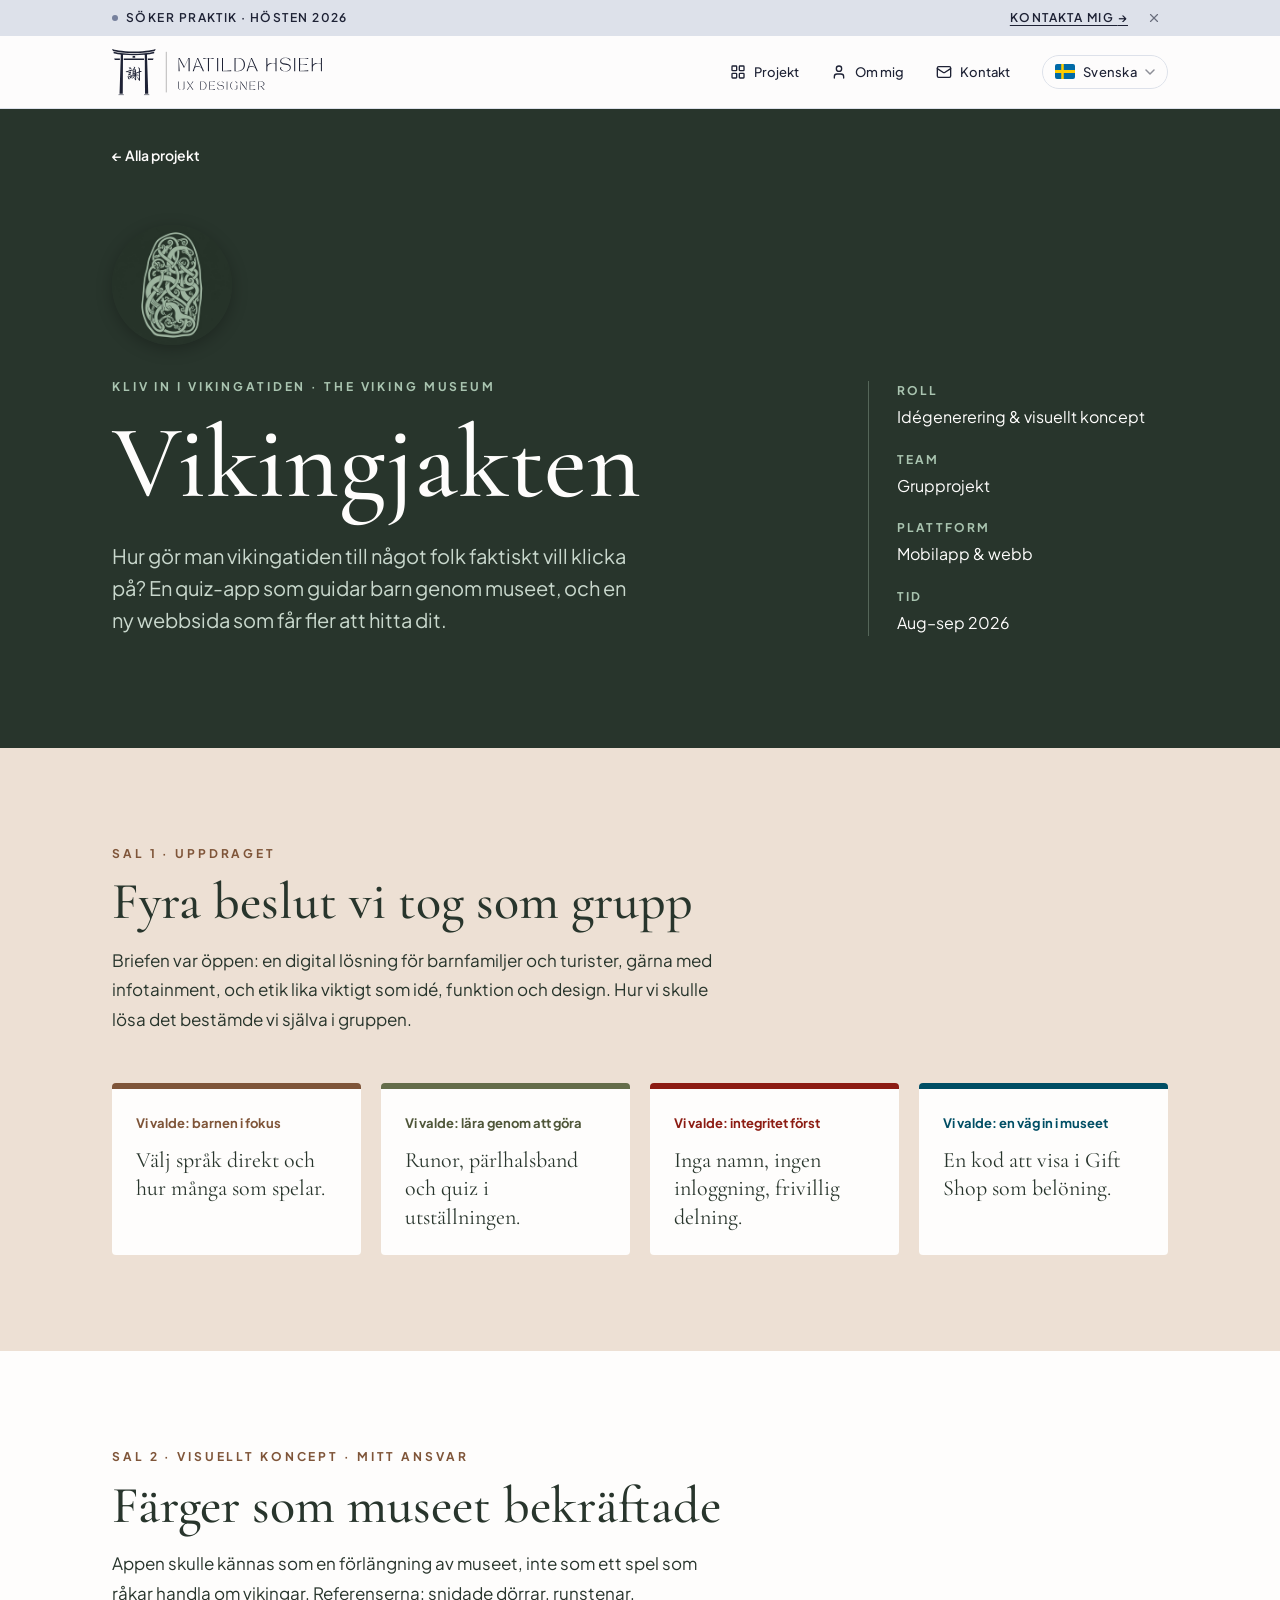
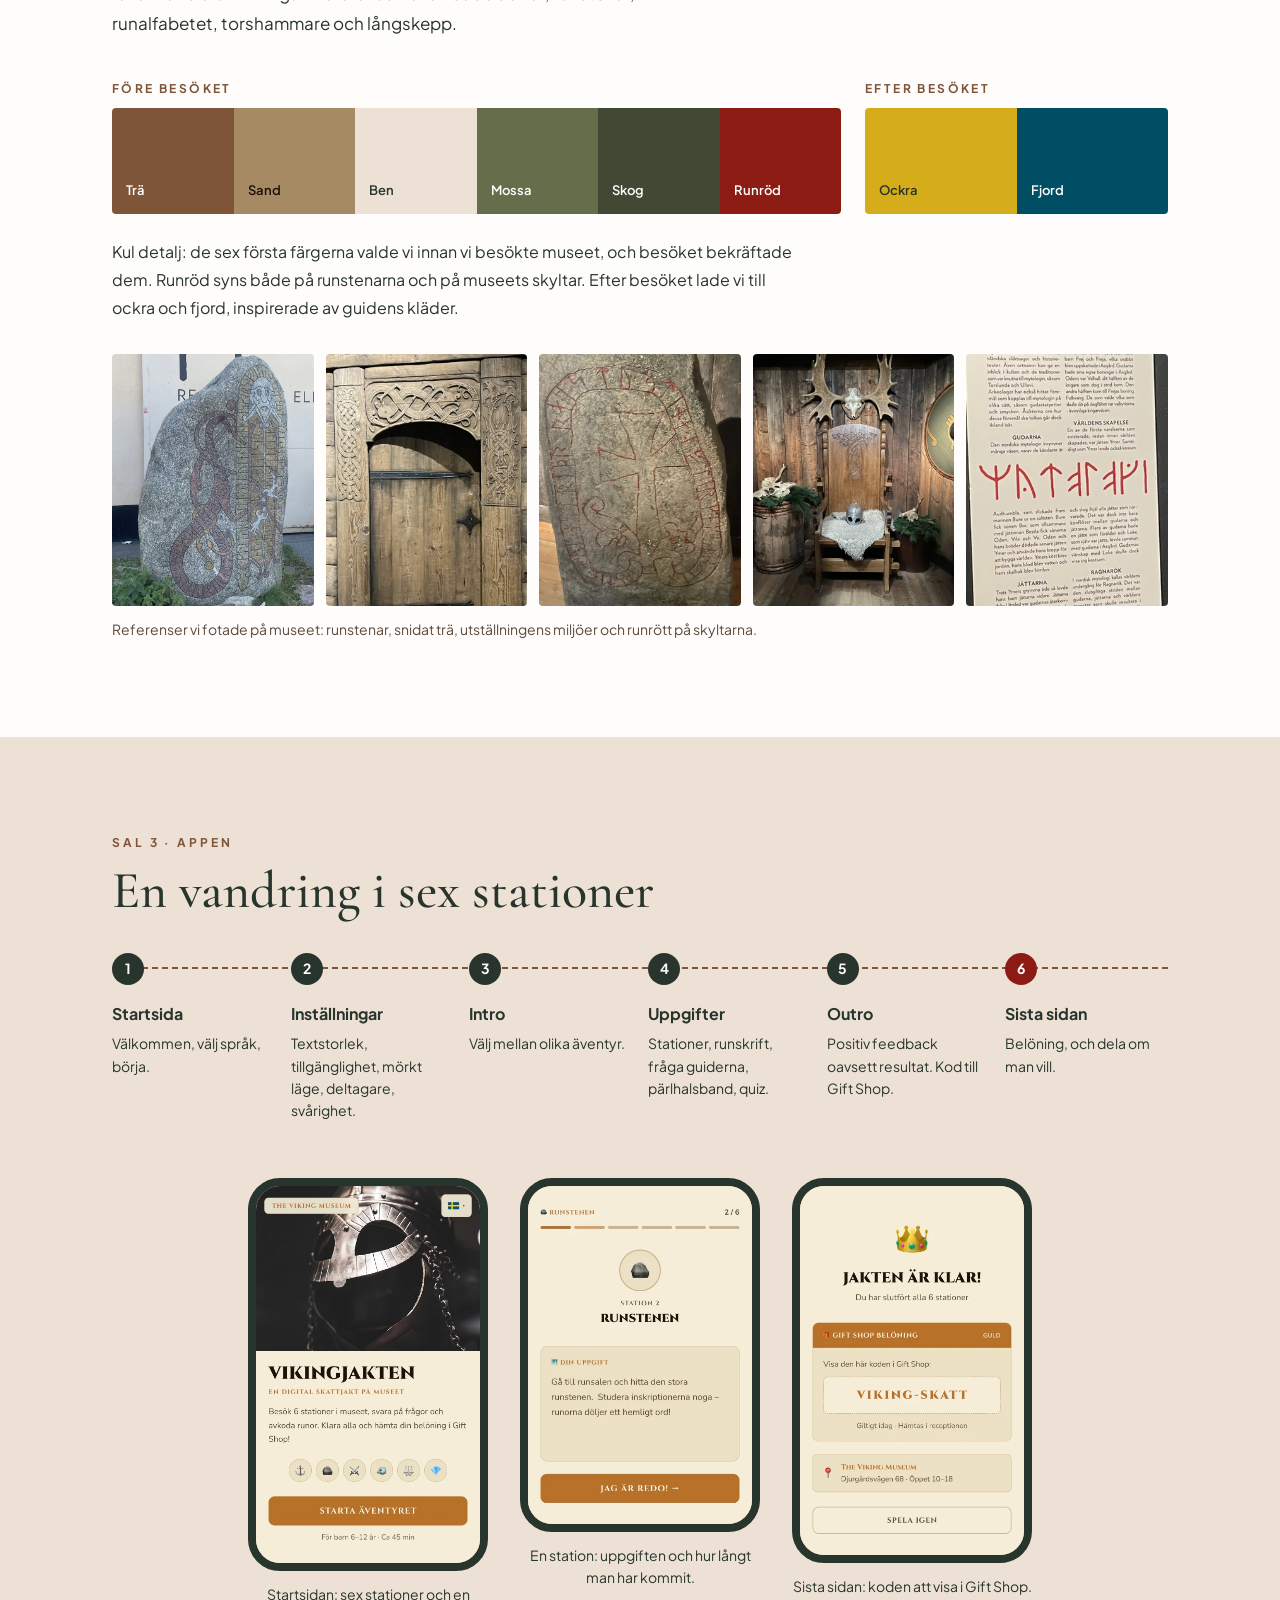
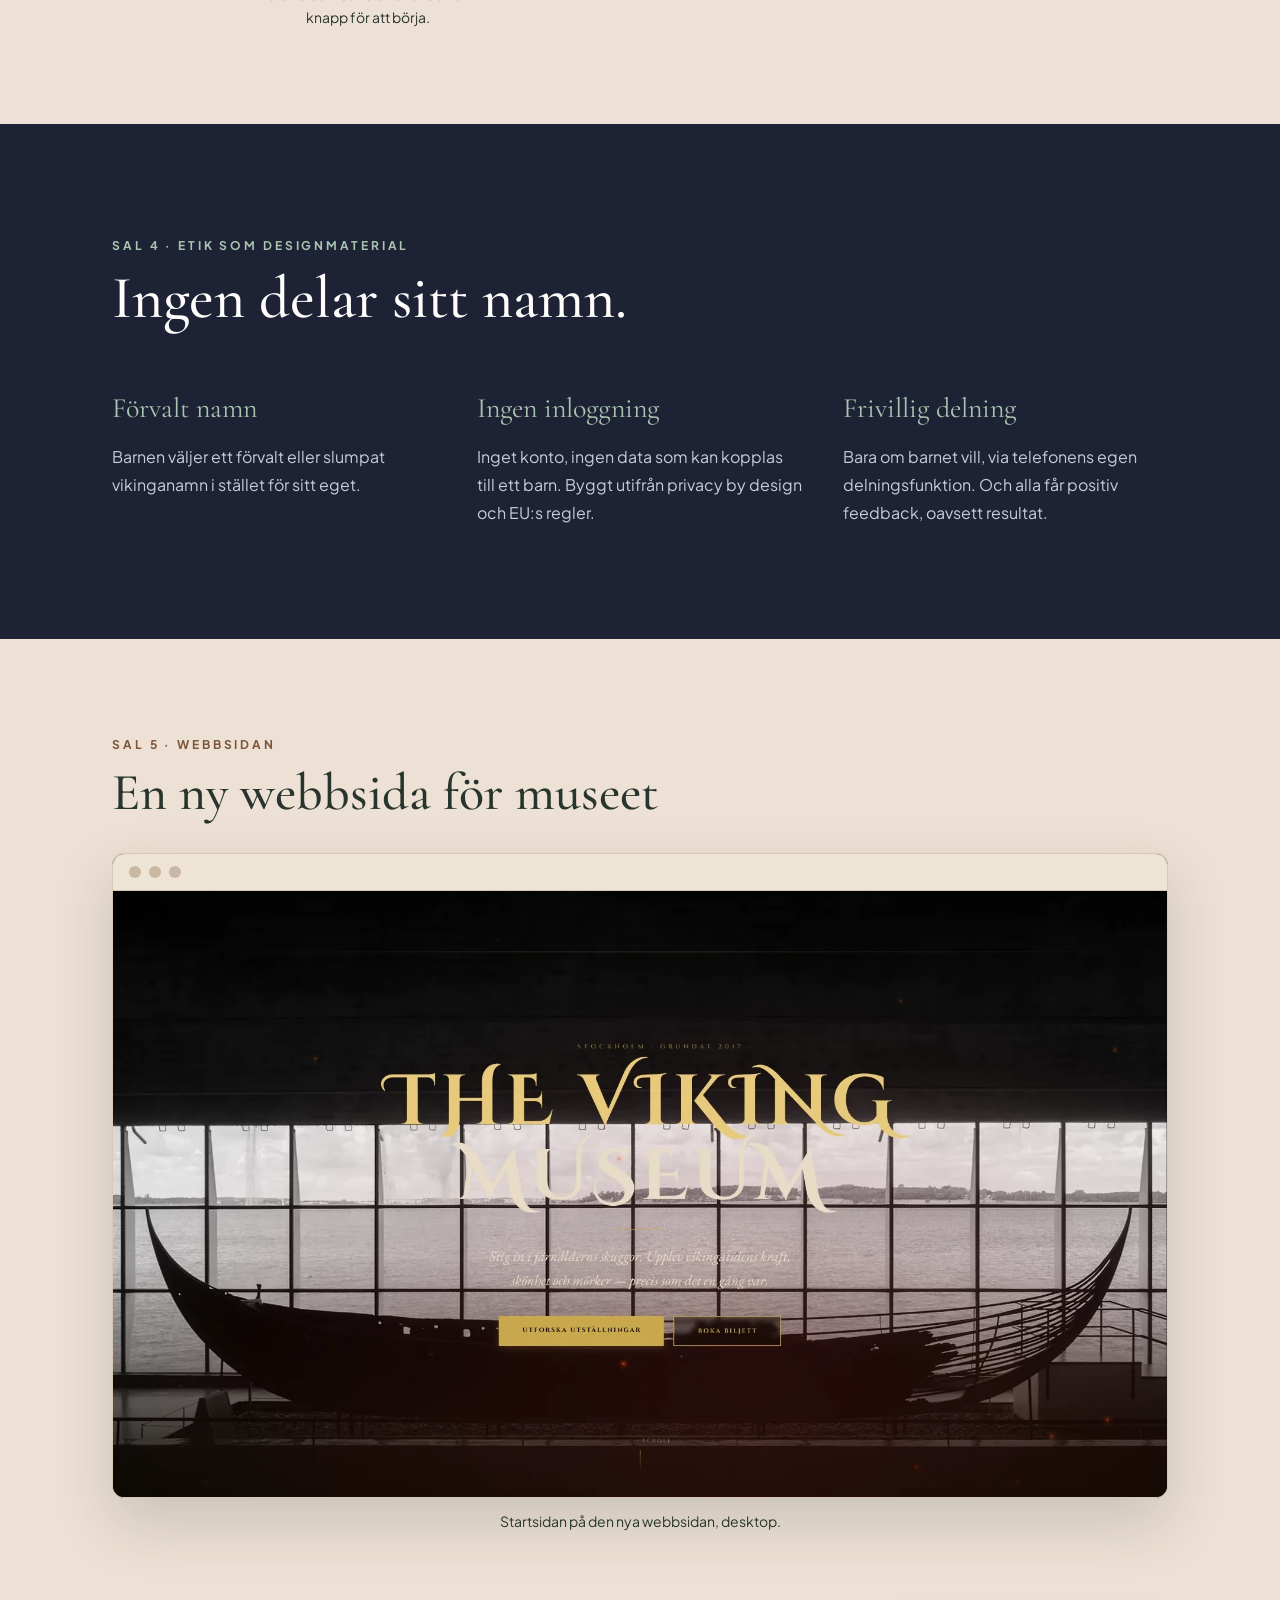
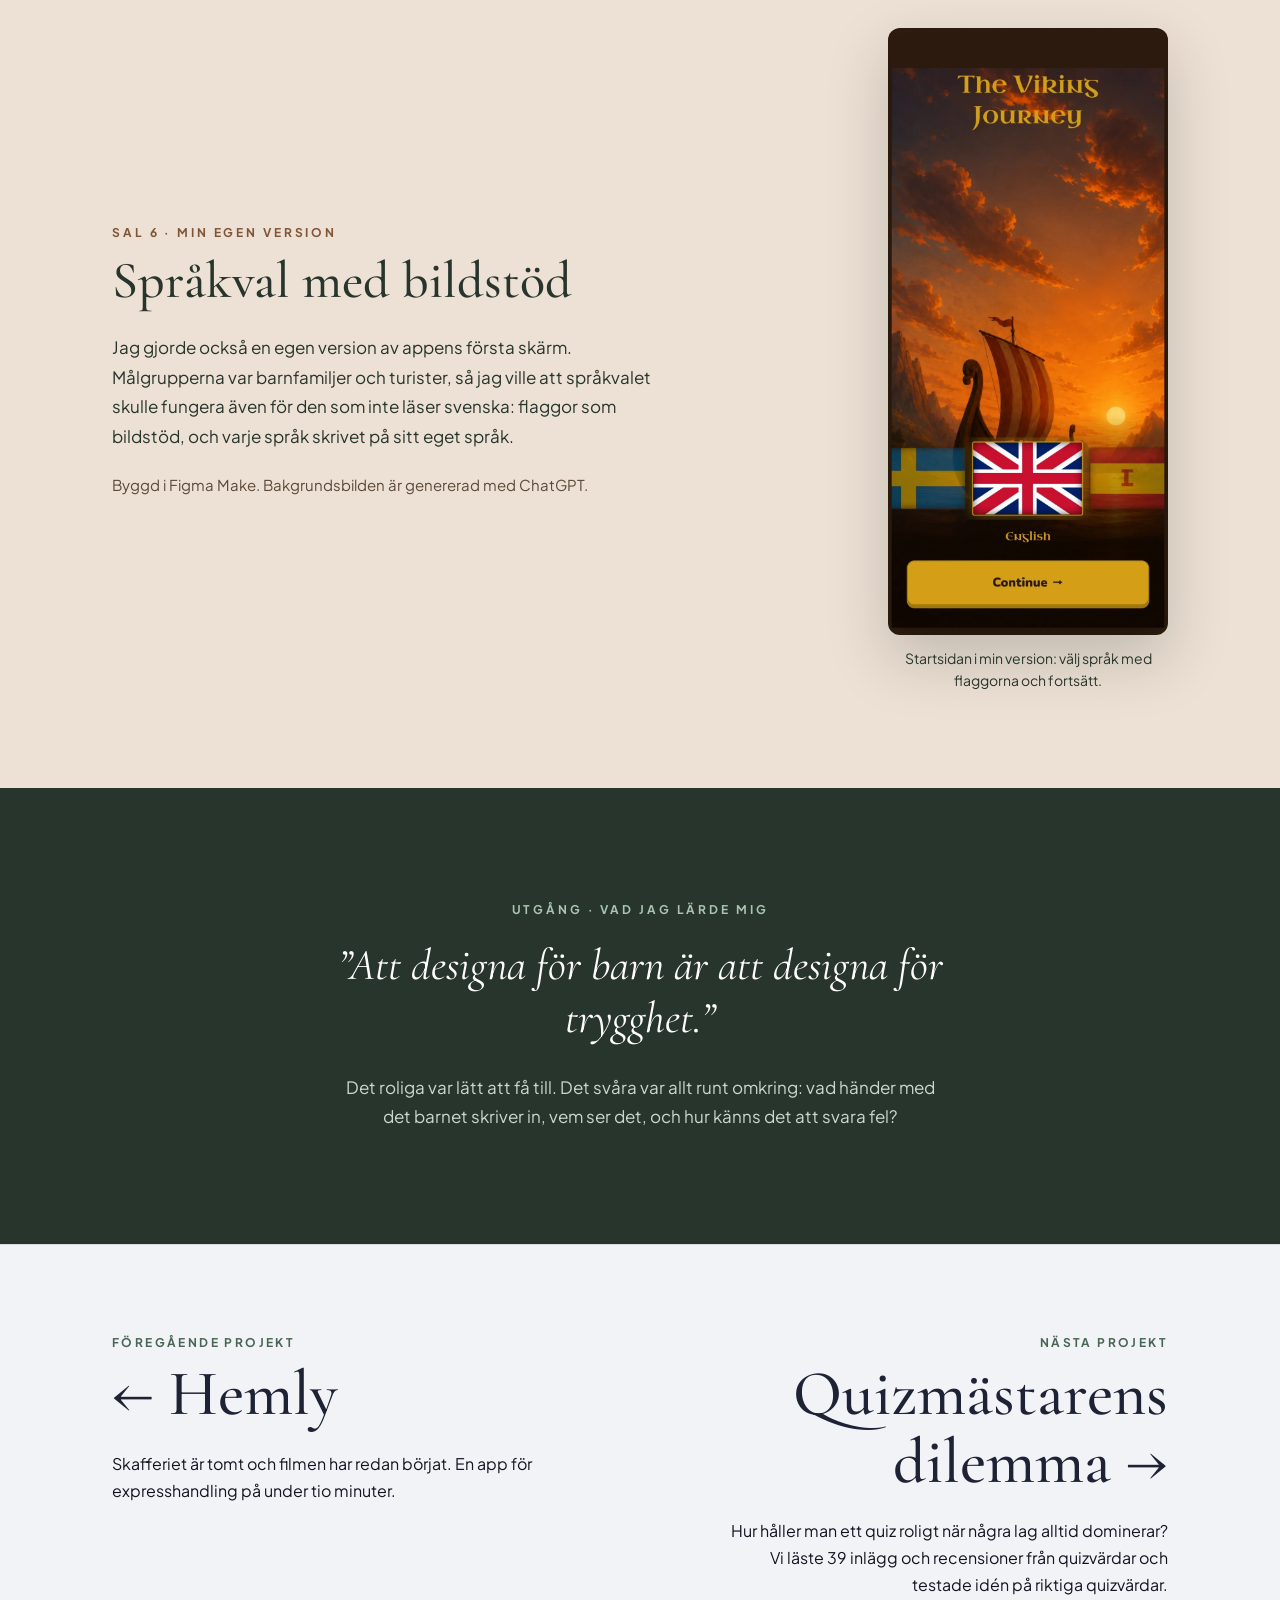
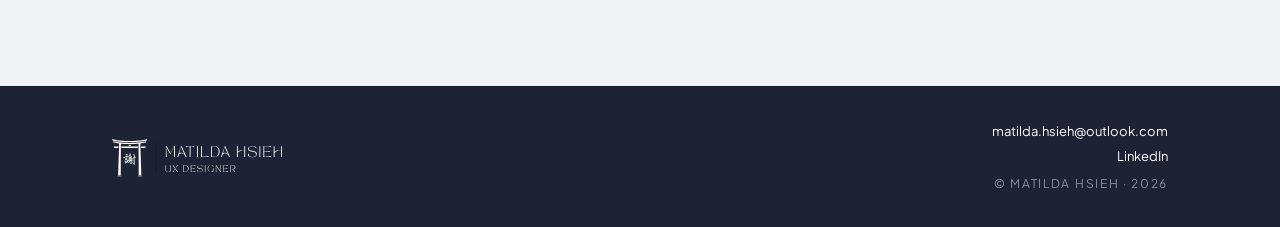
<file: vikingaappen.html>
<!DOCTYPE html>
<html lang="sv">
<head>
  <meta charset="UTF-8">
  <meta name="viewport" content="width=device-width, initial-scale=1.0">
  <title>Vikingjakten · Matilda Hsieh</title>
  <meta name="description" content="Case study: Vikingjakten, en quiz-app och ny webbsida för The Viking Museum, designad för barn med privacy by design.">

  <link rel="icon" href="assets/favicon.svg?v=2" type="image/svg+xml">
  <link rel="icon" href="assets/favicon-32.png?v=2" type="image/png" sizes="32x32">
  <link rel="apple-touch-icon" href="assets/apple-touch-icon.png?v=2">
  <meta name="theme-color" content="#1E2235">

  <link rel="preconnect" href="https://fonts.googleapis.com">
  <link rel="preconnect" href="https://fonts.gstatic.com" crossorigin>
  <link href="https://fonts.googleapis.com/css2?family=Cormorant+Garamond:wght@400;500;600&family=Plus+Jakarta+Sans:wght@400;500;600;700&family=Tenor+Sans&display=swap" rel="stylesheet">

  <link href="https://fonts.googleapis.com/css2?family=IBM+Plex+Sans:wght@400;500;600&family=IBM+Plex+Serif:wght@400;500&family=IBM+Plex+Mono:wght@500&display=swap" rel="stylesheet">
  <!-- Visitor tracking. Open any page with ?notrack once to stop counting this browser, ?track to turn it back on. -->
  <script>
    (function () {
      try {
        var q = location.search;
        if (/[?&]notrack(=|&|$)/.test(q)) localStorage.setItem('mh-notrack', '1');
        if (/[?&]track(=|&|$)/.test(q)) localStorage.removeItem('mh-notrack');
        if (localStorage.getItem('mh-notrack')) return;
      } catch (e) { /* storage blocked: track as normal */ }
      var s = document.createElement('script');
      s.defer = true;
      s.src = 'https://portfolio-analytics.traffic-dashboard.workers.dev/t.js';
      document.head.appendChild(s);
    })();
  </script>
  <style>
    /* ==========================================================
       DESIGN TOKENS
       ========================================================== */
    :root {
      /* Colors — design system */
      --bg-primary: #F2F3F7;
      --bg-secondary: #DDE1EA;
      --bg-warm: #E4DDD6;
      --bg-jade-light: #E3EEE5;
      --brand-dark: #1E2235;
      --brand-mid: #76809D;
      --jade-500: #A9C4B0;
      --jade-dark: #28352C;
      --off-white: #FEFDFC;
      --text-primary: #05070B;
      --text-secondary: #131521;
      --text-muted: #76809D;

      /* Supporting colors */
      --jade-600: #66816E;          /* jade for large text on light backgrounds (≥3:1) */
      --jade-700: #4A6553;          /* jade for small text on light backgrounds (≥4.5:1) */
      --jade-border: #D0E1D4;
      --text-muted-aa: #535C78;     /* muted small text on light backgrounds (≥4.5:1) */
      --contact-bg: #565F7C;        /* deepened brand-mid so contact text passes AA */
      --text-on-dark-muted: #B8C0D2;
      --footer-text: #8A8D9C;
      --footer-border: #191C2C;
      --brand-dark-hover: #12152A;
      --jade-hover: #97B39F;
      --text-on-forest-muted: #9DB0A2;  /* muted text on jade-dark, 5.6:1 */

      /* Typography */
      --font-display: 'Cormorant Garamond', 'Times New Roman', serif;
      --font-body: 'Plus Jakarta Sans', system-ui, -apple-system, 'Segoe UI', sans-serif;
      --font-logo: 'Tenor Sans', 'Cormorant Garamond', serif;
      --max-text: 560px;

      /* Spacing — 4pt system */
      --space-1: 4px;
      --space-2: 8px;
      --space-3: 12px;
      --space-4: 16px;
      --space-5: 24px;
      --space-6: 32px;
      --space-7: 48px;
      --space-8: 64px;
      --space-9: 96px;

      /* Radii */
      --radius-sm: 8px;    /* tags and small elements */
      --radius-md: 20px;   /* cards */
      --radius-lg: 50px;   /* buttons (pill) */

      --container: 1120px;
      --nav-height: 72px;
      --ease: 0.2s ease;
    }

    /* ==========================================================
       BASE
       ========================================================== */
    *, *::before, *::after { box-sizing: border-box; }

    html {
      scroll-behavior: smooth;
      -webkit-text-size-adjust: 100%;
    }
    @media (prefers-reduced-motion: reduce) {
      html { scroll-behavior: auto; }
      *, *::before, *::after {
        transition: none !important;
        transform: none !important;
      }
    }

    body {
      margin: 0;
      font-family: var(--font-body);
      font-size: 16px;
      line-height: 1.6;
      color: var(--text-secondary);
      background: var(--bg-primary);
      -webkit-font-smoothing: antialiased;
    }

    h1, h2, h3, p, blockquote, figure { margin: 0; }
    ul { margin: 0; padding: 0; list-style: none; }
    a { color: inherit; }
    svg { display: block; }

    section[id], main[id] { scroll-margin-top: var(--nav-height); }

    .container {
      width: 100%;
      max-width: var(--container);
      margin: 0 auto;
      padding: 0 var(--space-6);
    }

    .sr-only {
      position: absolute;
      width: 1px; height: 1px;
      padding: 0; margin: -1px;
      overflow: hidden;
      clip: rect(0, 0, 0, 0);
      white-space: nowrap;
      border: 0;
    }

    .skip-link {
      position: absolute;
      left: var(--space-4);
      top: -100px;
      z-index: 200;
      padding: var(--space-3) var(--space-4);
      background: var(--brand-dark);
      color: var(--off-white);
      font-size: 14px;
      font-weight: 600;
      text-decoration: none;
    }
    .skip-link:focus { top: var(--space-4); }

    [tabindex="-1"]:focus { outline: none; }

    :focus-visible {
      outline: 2px solid var(--brand-dark);
      outline-offset: 3px;
    }
    .on-dark :focus-visible,
    .on-dark:focus-visible {
      outline-color: var(--jade-500);
    }

    /* Shared text styles */
    .eyebrow {
      display: block;
      font-family: var(--font-body);
      font-size: 9px;
      font-weight: 700;
      letter-spacing: 0.2em;
      text-transform: uppercase;
      margin-bottom: var(--space-4);
    }

    .section {
      padding: var(--space-9) 0;
    }

    .section-title {
      font-family: var(--font-display);
      font-weight: 500;
      line-height: 1.15;
      color: var(--brand-dark);
    }

    /* ==========================================================
       BUTTONS
       ========================================================== */
    .btn {
      display: inline-flex;
      align-items: center;
      justify-content: center;
      gap: var(--space-2);
      min-height: 44px;
      padding: var(--space-3) var(--space-5);
      font-family: var(--font-body);
      font-size: 13px;
      font-weight: 600;
      letter-spacing: 0.04em;
      text-decoration: none;
      border: 1px solid transparent;
      border-radius: var(--radius-lg);
      cursor: pointer;
      transition: all 0.2s ease;
    }
    .btn .arrow { transition: transform var(--ease); }
    .btn:hover .arrow { transform: translateX(3px); }

    .btn-primary {
      background: var(--brand-dark);
      color: var(--off-white);
      border-color: var(--brand-dark);
    }
    .btn-primary:hover {
      background: var(--brand-dark-hover);
      border-color: var(--brand-dark-hover);
      transform: translateY(-1px);
      box-shadow: 0 4px 12px rgba(0, 0, 0, 0.15);
    }

    .btn-secondary {
      background: transparent;
      color: var(--brand-dark);
      border-color: var(--brand-dark);
    }
    /* Outline buttons: fill with their border color at 10% */
    .btn-secondary:hover,
    .btn-jade:hover,
    .btn-light:hover { transform: translateY(-1px); }
    .btn-secondary:hover { background: rgba(30, 34, 53, 0.1); }

    .btn-jade {
      background: transparent;
      color: var(--jade-500);
      border-color: var(--jade-500);
    }
    .btn-jade:hover { background: rgba(169, 196, 176, 0.1); }

    .btn-light {
      background: transparent;
      color: var(--off-white);
      border-color: var(--off-white);
    }
    .btn-light:hover { background: rgba(254, 253, 252, 0.1); }

    .btn-group {
      display: flex;
      flex-wrap: wrap;
      gap: var(--space-3);
    }

    /* ==========================================================
       1. ANNOUNCEMENT BANNER
       ========================================================== */
    .banner {
      background: var(--bg-secondary);
      color: var(--brand-dark);
      font-size: 12px;
      font-weight: 600;
      letter-spacing: 0.12em;
      text-transform: uppercase;
    }
    .banner[hidden] { display: none; }
    .banner-inner {
      display: flex;
      align-items: center;
      justify-content: space-between;
      gap: var(--space-4);
      min-height: 36px;
    }
    .banner-status {
      display: flex;
      align-items: center;
      gap: var(--space-2);
      margin: 0;
    }
    .banner-dot {
      width: 6px;
      height: 6px;
      border-radius: 50%;
      background: var(--brand-mid);
      flex-shrink: 0;
    }
    .banner-actions {
      display: flex;
      align-items: center;
      gap: var(--space-3);
    }
    .banner-link {
      color: var(--brand-dark);
      text-decoration: underline;
      text-underline-offset: 3px;
    }
    .banner-link:hover { text-decoration-thickness: 2px; }
    .banner-close {
      display: grid;
      place-items: center;
      width: 28px;
      height: 28px;
      padding: 0;
      background: transparent;
      border: 0;
      color: var(--brand-dark);
      cursor: pointer;
      opacity: 0.6;
      transition: opacity 0.15s ease;
    }
    .banner-close:hover,
    .banner-close:focus-visible { opacity: 1; }
    /* Bigger tap areas without making the banner taller */
    .banner-link, .banner-close { position: relative; }
    .banner-link::after { content: ""; position: absolute; inset: -14px -8px; }
    .banner-close::after { content: ""; position: absolute; inset: -8px; }
    /* Keep the banner on one line on small phones */
    @media (max-width: 480px) {
      .banner { letter-spacing: 0; text-transform: none; }
      .banner-link { white-space: nowrap; }
      .banner-inner, .banner-actions { gap: 8px; }
    }

    /* ==========================================================
       2. NAVBAR
       ========================================================== */
    .site-header {
      position: sticky;
      top: 0;
      z-index: 100;
      background: rgba(254, 253, 252, 0.92);
      border-bottom: 1px solid var(--bg-secondary);
      transition: background-color var(--ease), box-shadow var(--ease);
    }
    .site-header.is-scrolled {
      background: rgba(254, 253, 252, 0.97);
      -webkit-backdrop-filter: blur(12px);
      backdrop-filter: blur(12px);
      box-shadow: 0 1px 12px rgba(30, 34, 53, 0.06);
    }
    .nav-inner {
      display: flex;
      align-items: center;
      justify-content: space-between;
      height: var(--nav-height);
    }

    /* Logo lockup: one vector file (assets/logo.svg) drawn in currentColor */
    .logo {
      display: inline-flex;
      align-items: center;
      color: var(--brand-dark);
      text-decoration: none;
    }
    .logo-svg {
      display: block;
      width: 210px;               /* lockup is 4.54 : 1, so about 46px tall */
      height: auto;
      overflow: visible;
    }
    .logo--small { color: var(--off-white); }
    .logo--small .logo-svg { width: 170px; }

    /* Torii colors are variables so the same symbol works as a faded ghost */
    .torii-ghost {
      --torii-fill: currentColor;
      --torii-stroke: none;
      --torii-feet: currentColor;
    }

    /* Nav links */
    .nav-links {
      display: flex;
      align-items: center;
      gap: var(--space-6);
    }
    .nav-link {
      position: relative;
      display: inline-flex;
      align-items: center;
      gap: var(--space-2);
      padding: var(--space-2) 0;
      font-size: 13px;
      font-weight: 500;
      color: var(--brand-dark);
      text-decoration: none;
    }
    .nav-link svg { width: 16px; height: 16px; }
    .nav-link::after {
      content: "";
      position: absolute;
      left: 0;
      bottom: 0;
      width: 0;
      height: 2px;
      background: var(--jade-500);
      transition: width 0.2s ease;
    }
    .nav-link:hover::after,
    .nav-link.is-active::after { width: 100%; }

    .nav-toggle {
      display: none;
      place-items: center;
      width: 44px;
      height: 44px;
      padding: 0;
      background: transparent;
      border: 0;
      color: var(--brand-dark);
      cursor: pointer;
    }
    .nav-toggle svg { width: 24px; height: 24px; }
    .nav-toggle .icon-close { display: none; }
    .nav-toggle[aria-expanded="true"] .icon-open { display: none; }
    .nav-toggle[aria-expanded="true"] .icon-close { display: block; }

    /* Language dropdown */
    .lang-dropdown {
      position: relative;
    }
    .lang-btn {
      display: inline-flex;
      align-items: center;
      gap: var(--space-2);
      padding: var(--space-2) var(--space-3);
      font-family: var(--font-body);
      font-size: 13px;
      font-weight: 500;
      color: var(--brand-dark);
      background: transparent;
      border: 1px solid var(--bg-secondary);
      border-radius: var(--radius-lg);
      cursor: pointer;
      transition: all 0.2s ease;
      white-space: nowrap;
    }
    .lang-btn:hover,
    .lang-btn[aria-expanded="true"] {
      background: var(--bg-secondary);
    }
    .lang-flag {
      display: inline-block;
      width: 20px;
      height: 15px;
      border-radius: 2px;
      overflow: hidden;
      flex-shrink: 0;
      vertical-align: middle;
    }
    .lang-flag svg {
      width: 100%;
      height: 100%;
      object-fit: cover;
      display: block;
    }
    .lang-label { letter-spacing: 0.02em; }
    .lang-chevron {
      width: 10px;
      height: 10px;
      opacity: 0.5;
      transition: transform 0.2s ease;
    }
    .lang-btn[aria-expanded="true"] .lang-chevron {
      transform: rotate(180deg);
    }
    .lang-menu {
      display: none;
      position: absolute;
      top: calc(100% + 8px);
      right: 0;
      min-width: 140px;
      background: var(--off-white);
      border: 1px solid var(--bg-secondary);
      border-radius: var(--radius-sm);
      box-shadow: 0 8px 24px rgba(30,34,53,0.10);
      overflow: hidden;
      z-index: 200;
    }
    .lang-menu.is-open { display: block; }
    .lang-option {
      display: flex;
      align-items: center;
      gap: var(--space-3);
      width: 100%;
      padding: 10px var(--space-4);
      font-family: var(--font-body);
      font-size: 13px;
      font-weight: 500;
      color: var(--brand-dark);
      background: transparent;
      border: 0;
      cursor: pointer;
      text-align: left;
      transition: background 0.15s ease;
    }
    .lang-option:hover { background: var(--bg-secondary); }
    .lang-option.is-active {
      color: var(--jade-700);
      font-weight: 600;
    }
    .lang-option .lang-flag { width: 22px; height: 16px; }
    .lang-option:focus {
      outline: 2px solid var(--jade-600);
      outline-offset: -2px;
      background: var(--bg-secondary);
    }

    .nav-toggle {
      display: none;
      place-items: center;
      width: 44px;
      height: 44px;
      padding: 0;
      background: transparent;
      border: 0;
      color: var(--brand-dark);
      cursor: pointer;
    }
    .nav-toggle svg { width: 24px; height: 24px; }
    .nav-toggle .icon-close { display: none; }
    .nav-toggle[aria-expanded="true"] .icon-open { display: none; }
    .nav-toggle[aria-expanded="true"] .icon-close { display: block; }


    /* ==========================================================
       3. HERO
       ========================================================== */
    .hero {
      position: relative;
      overflow: hidden;
      background: var(--bg-warm);
      padding: var(--space-9) 0;
    }
    .hero-ghost {
      position: absolute;
      right: -40px;
      bottom: -60px;
      width: min(520px, 60vw);
      height: auto;
      color: var(--brand-dark);
      opacity: 0.07;
      pointer-events: none;
    }
    .hero-content { position: relative; }
    .hero .eyebrow { color: var(--jade-700); }
    .hero-title {
      font-family: var(--font-display);
      font-size: 56px;
      font-weight: 500;
      line-height: 1;
      letter-spacing: 0.04em;
    }
    .hero-title span { display: block; }
    .hero-title-first { color: var(--brand-dark); }
    .hero-title-last { color: var(--jade-600); }
    .accent-line {
      width: 28px;
      height: 1px;
      background: var(--jade-500);
      margin: var(--space-5) 0;
      border: 0;
    }
    .hero-text {
      max-width: 420px;
      font-size: 14px;
      line-height: 1.75;
      color: var(--text-secondary);
      margin-bottom: var(--space-6);
    }

    /* ==========================================================
       4. PROJEKT
       ========================================================== */
    .projects { background: var(--bg-primary); }
    .projects .eyebrow { color: var(--text-muted-aa); }
    .projects .section-title {
      font-size: 32px;
      margin-bottom: var(--space-7);
    }
    .project-grid {
      display: grid;
      grid-template-columns: repeat(3, 1fr);
      gap: var(--space-6);
    }

    /* "Breaking out" cards: the icon floats above the card's top edge */
    .project-card-wrapper {
      position: relative;
      display: flex;
      flex-direction: column;
      padding-top: 40px;
      transition: all 0.25s ease;
    }
    .card-icon-float {
      position: absolute;
      top: 0;
      left: 0;
      right: 0;               /* centered without transform, so reduced-motion's transform:none can't shift it */
      z-index: 2;
      display: flex;
      justify-content: center;
      align-items: flex-end;
      pointer-events: none;
      gap: 4px;
    }
    .card-icon-torii {
      --torii-fill: var(--jade-500);
      --torii-stroke: none;
      --torii-feet: var(--jade-500);
      width: 56px;
      height: 68px;
    }
    .card-icon-circle {
      display: flex;
      align-items: center;
      justify-content: center;
      width: 56px;
      height: 56px;
      background: var(--bg-warm);
      border: 3px solid var(--bg-primary);
      border-radius: 50%;
      font-size: 28px;
      color: var(--jade-dark);
    }
    .card-icon-circle svg { width: 28px; height: 28px; }
    .card-icon-image {
      display: block;
      box-shadow: 0 4px 16px rgba(0, 0, 0, 0.15);
    }

    .project-card {
      position: relative;
      overflow: hidden;
      flex: 1;
      display: flex;
      flex-direction: column;
      align-items: center;
      padding: 40px 20px 20px;
      text-align: center;
      border-radius: var(--radius-md);
      transition: all 0.25s ease;
    }
    /* Subtle radial gradient in the bottom corner for depth */
    .project-card::after {
      content: "";
      position: absolute;
      inset: 0;
      background: radial-gradient(circle at 100% 100%, var(--card-glow) 0%, transparent 55%);
      pointer-events: none;
    }
    .project-card > * { position: relative; z-index: 1; }

    .project-card-wrapper:hover,
    .project-card-wrapper:focus-within { transform: translateY(-6px); }
    .project-card-wrapper:hover .project-card,
    .project-card-wrapper:focus-within .project-card {
      box-shadow: 0 16px 40px rgba(0, 0, 0, 0.12);
    }

    .project-meta {
      font-size: 9px;
      font-weight: 700;
      letter-spacing: 0.2em;
      text-transform: uppercase;
      margin-bottom: var(--space-2);
    }
    .project-title {
      font-family: var(--font-display);
      font-size: 20px;
      font-weight: 600;
      margin-bottom: var(--space-2);
    }
    .project-desc {
      font-size: 10px;
      line-height: 1.6;
      max-width: var(--max-text);
      margin-bottom: var(--space-4);
    }
    .project-divider {
      width: 100%;
      height: 1px;
      margin: 0 0 var(--space-4);
      border: 0;
    }
    .tags {
      display: flex;
      flex-wrap: wrap;
      justify-content: center;
      gap: var(--space-2);
      margin-bottom: var(--space-5);
    }
    .tag {
      padding: var(--space-1) var(--space-3);
      font-size: 11px;
      font-weight: 600;
      border: 1px solid transparent;
      border-radius: var(--radius-sm);
    }
    .project-card .btn { margin-top: auto; }

    /* Card 1 — Hold-it! (dark) */
    .project-card--dark {
      --card-glow: rgba(169, 196, 176, 0.14);
      background: var(--brand-dark);
      color: var(--off-white);
    }
    .project-card--dark .project-meta { color: var(--jade-500); }
    .project-card--dark .project-title { color: var(--off-white); }
    .project-card--dark .project-desc { color: var(--footer-text); }   /* #76809D is 4.0:1 here; this passes AA */
    .project-card--dark .project-divider { background: rgba(169, 196, 176, 0.2); }
    .project-card--dark .tag {
      background: rgba(169, 196, 176, 0.15);
      color: var(--jade-500);
      border-color: rgba(169, 196, 176, 0.3);
    }
    .project-card--dark .btn-primary {
      background: var(--jade-500);
      border-color: var(--jade-500);
      color: var(--brand-dark);
    }
    .project-card--dark .btn-primary:hover {
      background: var(--jade-hover);
      border-color: var(--jade-hover);
    }
    .project-card--dark :focus-visible { outline-color: var(--jade-500); }

    /* Card 2 — Tillgänglighet (warm) */
    .project-card--warm {
      --card-glow: rgba(30, 34, 53, 0.07);
      background: var(--bg-warm);
    }
    .project-card--warm .project-meta { color: var(--jade-700); }        /* #66816E is 3.2:1 here */
    .project-card--warm .project-title { color: var(--brand-dark); }
    .project-card--warm .project-desc { color: var(--text-muted-aa); }   /* #76809D is 2.9:1 here */
    .project-card--warm .project-divider { background: rgba(40, 53, 44, 0.12); }
    .project-card--warm .tag {
      background: rgba(40, 53, 44, 0.1);
      color: var(--jade-dark);
    }

    /* Card 3 — Vikingjakten (forest green) */
    .project-card--forest {
      --card-glow: rgba(169, 196, 176, 0.12);
      background: var(--jade-dark);
      color: var(--off-white);
    }
    .project-card--forest .project-meta { color: var(--jade-500); }
    .project-card--forest .project-title { color: var(--off-white); }
    .project-card--forest .project-desc { color: var(--text-on-forest-muted); }
    .project-card--forest .project-divider { background: rgba(169, 196, 176, 0.2); }
    .project-card--forest .tag {
      background: rgba(169, 196, 176, 0.15);
      color: var(--jade-500);
      border-color: rgba(169, 196, 176, 0.3);
    }
    .project-card--forest .btn-primary {
      background: var(--jade-500);
      border-color: var(--jade-500);
      color: var(--jade-dark);
    }
    .project-card--forest .btn-primary:hover {
      background: var(--jade-hover);
      border-color: var(--jade-hover);
    }
    .project-card--forest :focus-visible { outline-color: var(--jade-500); }

    /* ==========================================================
       5. OM MIG SNIPPET
       ========================================================== */
    .about {
      background: var(--brand-dark);
      color: var(--off-white);
    }
    .about-grid {
      display: grid;
      grid-template-columns: 1fr 1fr;
      gap: var(--space-8);
      align-items: center;
    }
    .about .eyebrow { color: var(--jade-500); }
    .about .section-title {
      font-size: 28px;
      color: var(--off-white);
      margin-bottom: var(--space-4);
    }
    .about-text {
      max-width: var(--max-text);
      font-size: 14px;
      line-height: 1.75;
      color: var(--text-on-dark-muted);
      margin-bottom: var(--space-6);
    }
    .quote {
      background: rgba(255, 255, 255, 0.05);
      border-left: 3px solid var(--jade-500);
      padding: var(--space-5);
    }
    .quote blockquote p {
      font-family: var(--font-display);
      font-size: 22px;
      font-style: italic;
      line-height: 1.45;
      color: var(--off-white);
    }
    .quote figcaption {
      margin-top: var(--space-4);
      font-size: 11px;
      font-weight: 600;
      letter-spacing: 0.08em;
      color: var(--jade-500);
    }

    /* ==========================================================
       6. KONTAKT
       ========================================================== */
    .contact {
      background: var(--contact-bg);
      text-align: center;
    }
    .contact .eyebrow { color: var(--bg-secondary); }
    .contact .section-title {
      font-size: 36px;
      color: var(--off-white);
      margin-bottom: var(--space-4);
    }
    .contact-text {
      max-width: var(--max-text);
      margin: 0 auto var(--space-6);
      font-size: 14px;
      line-height: 1.75;
      color: var(--bg-secondary);
    }
    .contact .btn-group { justify-content: center; }
    .contact .btn-primary:focus-visible { outline-color: var(--off-white); }
    .contact :focus-visible { outline-color: var(--off-white); }

    /* ==========================================================
       7. FOOTER
       ========================================================== */
    .site-footer {
      background: var(--brand-dark);
      border-top: 1px solid var(--footer-border);
      padding: var(--space-6) 0;
    }
    .footer-inner {
      display: flex;
      align-items: center;
      justify-content: space-between;
      gap: var(--space-5);
    }
    .footer-meta {
      text-align: right;
      font-size: 11px;
      line-height: 1.7;
      color: var(--footer-text);
    }
    .footer-meta p:first-child { letter-spacing: 0.14em; }

    /* Footer contact: email (click to copy) + LinkedIn */
    .footer-contact {
      text-align: right;
      font-size: 13px;
      line-height: 1.9;
      color: var(--footer-text);
    }
    .footer-contact a {
      color: var(--off-white);
      text-decoration: none;
      transition: color var(--ease);
    }
    .footer-contact a:hover {
      color: var(--jade-500);
      text-decoration: underline;
      text-underline-offset: 3px;
    }
    .footer-contact__copy { margin-top: var(--space-1); font-size: 12px; letter-spacing: 0.14em; }

    /* "Copied" toast — centred without transform so reduced-motion can't shift it */
    .copy-toast {
      position: fixed;
      left: 0;
      right: 0;
      bottom: var(--space-6);
      width: max-content;
      max-width: calc(100% - 32px);
      margin: 0 auto;
      padding: 10px 20px;
      background: var(--jade-700);      /* #66816E is 3.9:1 with white; this passes AA */
      color: var(--off-white);
      font-size: 14px;
      font-weight: 600;
      border-radius: var(--radius-lg);
      box-shadow: 0 4px 16px rgba(0, 0, 0, 0.15);
      opacity: 0;
      pointer-events: none;
      transition: opacity 0.2s ease;
      z-index: 300;
    }
    .copy-toast.show { opacity: 1; }
    @media (max-width: 768px) {
      .footer-contact { text-align: left; }
    }

    /* ==========================================================
       RESPONSIVE — 768px
       ========================================================== */
    @media (max-width: 768px) {
      :root { --nav-height: 64px; }

      .container { padding: 0 var(--space-4); }
      .section { padding: var(--space-8) 0; }

      .logo-svg { width: 160px; }
      .logo--small .logo-svg { width: 150px; }

      .nav-toggle { display: grid; }
      .nav-links {
        position: absolute;
        top: 100%;
        left: 0;
        right: 0;
        flex-direction: column;
        align-items: stretch;
        gap: 0;
        padding: var(--space-2) var(--space-4) var(--space-4);
        background: var(--off-white);
        border-bottom: 1px solid var(--bg-secondary);
        box-shadow: 0 8px 16px rgba(30, 34, 53, 0.06);
        display: none;
      }
      .nav-links.is-open { display: flex; }
      .nav-link {
        width: 100%;
        padding: var(--space-4) 0;
        font-size: 15px;
        border-bottom: 1px solid var(--bg-secondary);
      }
      .nav-links li:last-child .nav-link { border-bottom: 0; }
      .nav-link::after { bottom: -1px; }
      /* Lang dropdown in mobile menu */
      .lang-item {
        padding: var(--space-3) 0;
        border-bottom: 1px solid var(--bg-secondary);
      }
      .lang-btn {
        font-size: 15px;
        padding: var(--space-2) 0;
        border: 0;
        border-radius: 0;
      }
      .lang-btn:hover { transform: none; background: transparent; }
      /* Show dropdown inline on mobile */
      .lang-menu {
        position: static !important;
        display: none;
        box-shadow: none !important;
        border: 0 !important;
        background: transparent !important;
        min-width: 0 !important;
        padding: var(--space-2) 0 0;
      }
      .lang-menu.is-open { display: block; }
      .lang-option {
        padding: var(--space-2) 0 !important;
        font-size: 15px !important;
      }
      .lang-option:hover { background: transparent !important; }
      .nav-link:hover::after,
      .nav-link.is-active::after { width: 48px; }

      .hero { padding: var(--space-8) 0; }
      .hero-title { font-size: 44px; }
      .hero-ghost { width: 300px; right: -60px; bottom: -40px; }

      .project-grid,
      .about-grid { grid-template-columns: 1fr; }
      .about-grid { gap: var(--space-7); }

      .contact .section-title { font-size: 30px; }

      .btn-group .btn { flex: 1 1 auto; }

      .footer-inner {
        flex-direction: column;
        align-items: flex-start;
      }
      .footer-meta { text-align: left; }
    }
    /* ==========================================================
       CASE STUDY
       ========================================================== */
    .case-hero {
      position: relative;
      overflow: hidden;
      background: var(--jade-dark);
      color: var(--off-white);
      padding: var(--space-8) 0 var(--space-8);
    }
    .case-hero::after {
      content: "";
      position: absolute;
      inset: 0;
      background: radial-gradient(circle at 100% 100%, rgba(169, 196, 176, 0.14) 0%, transparent 55%);
      pointer-events: none;
    }
    .case-hero .container { position: relative; z-index: 1; }
    .case-back {
      display: inline-flex;
      align-items: center;
      gap: var(--space-2);
      margin-bottom: var(--space-6);
      font-size: 13px;
      font-weight: 600;
      color: var(--jade-500);
      text-decoration: none;
    }
    .case-back:hover { text-decoration: underline; text-underline-offset: 3px; }
    .case-hero-top {
      display: flex;
      align-items: center;
      gap: var(--space-5);
      margin-bottom: var(--space-5);
    }
    .case-hero-icon {
      width: 80px;
      height: 80px;
      border-radius: 50%;
      object-fit: cover;
      box-shadow: 0 4px 16px rgba(0, 0, 0, 0.25);
      flex-shrink: 0;
    }
    .case-hero .eyebrow { color: var(--jade-500); margin-bottom: var(--space-2); }
    .case-title {
      font-family: var(--font-display);
      font-size: 56px;
      font-weight: 500;
      line-height: 1;
      letter-spacing: 0.02em;
    }
    .case-lead {
      max-width: var(--max-text);
      font-size: 17px;
      line-height: 1.7;
      color: var(--text-on-forest-muted);
      margin-bottom: var(--space-7);
    }
    .case-facts {
      display: grid;
      grid-template-columns: repeat(4, 1fr);
      gap: var(--space-5);
      margin: 0;
      padding-top: var(--space-5);
      border-top: 1px solid rgba(169, 196, 176, 0.2);
    }
    .case-facts dt {
      font-size: 11px;
      font-weight: 700;
      letter-spacing: 0.16em;
      text-transform: uppercase;
      color: var(--jade-500);
      margin-bottom: var(--space-1);
    }
    .case-facts dd { margin: 0; font-size: 14px; color: var(--off-white); }

    .case-body { background: var(--bg-primary); padding: var(--space-8) 0 var(--space-9); }
    .case-section {
      max-width: 720px;
      margin: 0 auto var(--space-8);
    }
    .case-section:last-child { margin-bottom: 0; }
    .case-section .eyebrow { color: var(--text-muted-aa); }
    .case-section h2 {
      font-family: var(--font-display);
      font-size: 32px;
      font-weight: 500;
      line-height: 1.15;
      color: var(--brand-dark);
      margin-bottom: var(--space-4);
    }
    .case-section h3 {
      font-family: var(--font-display);
      font-size: 22px;
      font-weight: 600;
      color: var(--brand-dark);
      margin: var(--space-6) 0 var(--space-3);
    }
    .case-section p,
    .case-section li {
      font-size: 16px;
      line-height: 1.75;
      color: var(--text-secondary);
    }
    .case-section p + p { margin-top: var(--space-4); }

    .case-quote {
      margin: var(--space-6) 0;
      padding: var(--space-5);
      border-left: 3px solid var(--jade-600);
      background: var(--bg-jade-light);
      border-radius: 0 var(--radius-sm) var(--radius-sm) 0;
    }
    .case-quote p {
      font-family: var(--font-display);
      font-size: 22px;
      font-style: italic;
      line-height: 1.45;
      color: var(--jade-dark);
    }

    /* Brief → design answer table */
    .case-table {
      width: 100%;
      margin-top: var(--space-5);
      border-collapse: collapse;
      font-size: 14px;
      line-height: 1.6;
    }
    .case-table th,
    .case-table td {
      padding: var(--space-3) var(--space-4);
      text-align: left;
      vertical-align: top;
      border-bottom: 1px solid var(--bg-secondary);
    }
    .case-table th {
      font-size: 11px;
      font-weight: 700;
      letter-spacing: 0.14em;
      text-transform: uppercase;
      color: var(--text-muted-aa);
    }
    .case-table td:first-child { color: var(--text-secondary); width: 45%; }
    .case-table td:last-child { color: var(--jade-dark); font-weight: 600; }

    /* Palette */
    .palette {
      display: grid;
      grid-template-columns: repeat(4, 1fr);
      gap: var(--space-3);
      margin: var(--space-5) 0 0;
      padding: 0;
      list-style: none;
    }
    .swatch {
      border-radius: var(--radius-sm);
      overflow: hidden;
      background: var(--off-white);
      border: 1px solid var(--bg-secondary);
    }
    .swatch span { display: block; height: 64px; }
    .swatch p {
      padding: var(--space-2) var(--space-3);
      font-size: 13px !important;
      line-height: 1.4 !important;
    }
    .swatch code { font-size: 11px; color: var(--text-muted-aa); }

    /* App flow */
    .flow {
      display: grid;
      gap: var(--space-3);
      margin: var(--space-5) 0 0;
      padding: 0;
      list-style: none;
      counter-reset: step;
    }
    .flow li {
      position: relative;
      padding: var(--space-4) var(--space-5) var(--space-4) 64px;
      background: var(--off-white);
      border: 1px solid var(--bg-secondary);
      border-radius: var(--radius-sm);
      counter-increment: step;
    }
    .flow li::before {
      content: counter(step);
      position: absolute;
      left: var(--space-5);
      top: var(--space-4);
      display: grid;
      place-items: center;
      width: 28px;
      height: 28px;
      border-radius: 50%;
      background: var(--jade-dark);
      color: var(--off-white);
      font-size: 13px;
      font-weight: 700;
    }
    .flow strong { color: var(--brand-dark); }

    /* Image slots — replaced with real media before launch */
    .media-slot {
      display: grid;
      place-items: center;
      margin: var(--space-6) 0;
      min-height: 280px;
      padding: var(--space-5);
      text-align: center;
      background: repeating-linear-gradient(-45deg, var(--bg-secondary), var(--bg-secondary) 10px, var(--bg-primary) 10px, var(--bg-primary) 20px);
      border: 1px dashed var(--brand-mid);
      border-radius: var(--radius-md);
      font-size: 13px;
      font-weight: 600;
      color: var(--text-muted-aa);
    }

    .case-next {
      background: var(--brand-dark);
      padding: var(--space-8) 0;
      text-align: center;
    }
    .case-next .eyebrow { color: var(--jade-500); }
    .case-next h2 {
      font-family: var(--font-display);
      font-size: 32px;
      font-weight: 500;
      color: var(--off-white);
      margin-bottom: var(--space-5);
    }
    .case-next .btn-group { justify-content: center; }

    @media (max-width: 768px) {
      .case-title { font-size: 40px; }
      .case-hero-icon { width: 64px; height: 64px; }
      .case-facts { grid-template-columns: repeat(2, 1fr); }
      .palette { grid-template-columns: repeat(2, 1fr); }
      .case-table th, .case-table td { padding: var(--space-3) var(--space-2); }
      .media-slot { min-height: 200px; }
    }


    /* Case pages built from the canvas layouts */
    .case-page img { max-width: 100%; }
    @media (max-width: 768px) {
      .case-page h1 { font-size: clamp(48px, 14vw, 104px) !important; }
      .case-page h2:not(.is-label) { font-size: 34px !important; }
      .facts-3 { grid-template-columns: 1fr !important; }
      .phone-hero { width: 240px !important; height: 500px !important; }
    }
    /* End of case study: previous and next project */
    .next-project { background: var(--bg-primary); border-top: 1px solid rgba(30, 34, 53, 0.12); }
    .next-inner { max-width: 1120px; margin: 0 auto; padding: 88px 32px; display: grid; grid-template-columns: 1fr 1fr; gap: 48px; }
    .next-col--next { text-align: right; }
    .next-col--next .next-desc { margin-left: auto; }
    .next-label { margin: 0 0 8px; font-family: var(--font-body); font-size: 12px; font-weight: 700; letter-spacing: 0.2em; text-transform: uppercase; color: var(--jade-700); }
    .next-link { display: inline-block; font-family: var(--font-display); font-size: clamp(36px, 5vw, 64px); font-weight: 500; line-height: 1.05; color: var(--brand-dark); text-decoration: none;
      padding-bottom: 6px; background: linear-gradient(currentColor, currentColor) left bottom / 0 2px no-repeat; transition: background-size 0.35s ease; }
    .next-col--next .next-link { background-position: right bottom; }
    .next-link:hover, .next-link:focus-visible { background-size: 100% 2px; }
    .next-desc { margin: 16px 0 0; max-width: 440px; font-size: 16px; line-height: 1.7; color: var(--text-secondary); }
    @media (max-width: 768px) {
      .next-inner { grid-template-columns: 1fr; padding: 64px 20px; gap: 40px; }
      .next-col--next { text-align: left; }
      .next-col--next .next-desc { margin-left: 0; }
      .next-col--next .next-link { background-position: left bottom; }
    }
  </style>
  <link rel="stylesheet" href="assets/motion.css">
  <script>if (!matchMedia('(prefers-reduced-motion: reduce)').matches) document.documentElement.classList.add('js-motion');</script>
</head>
<body>

  <!-- Reusable SVG symbols -->
  <svg width="0" height="0" style="position:absolute" aria-hidden="true" focusable="false">
    <defs>
      <!-- Flags for the language switcher -->
      <symbol id="flag-se" viewBox="0 0 16 10"><rect width="16" height="10" fill="#006AA7"/><rect x="5" width="2" height="10" fill="#FECC00"/><rect y="4" width="16" height="2" fill="#FECC00"/></symbol>
      <symbol id="flag-gb" viewBox="0 0 60 30"><clipPath id="gb-c"><path d="M0 0v30h60V0z"/></clipPath><clipPath id="gb-t"><path d="M30 15h30v15zv15H0zH0V0zV0h30z"/></clipPath><g clip-path="url(#gb-c)"><path d="M0 0v30h60V0z" fill="#012169"/><path d="M0 0l60 30m0-30L0 30" stroke="#fff" stroke-width="6"/><path d="M0 0l60 30m0-30L0 30" clip-path="url(#gb-t)" stroke="#C8102E" stroke-width="4"/><path d="M30 0v30M0 15h60" stroke="#fff" stroke-width="10"/><path d="M30 0v30M0 15h60" stroke="#C8102E" stroke-width="6"/></g></symbol>
      <!-- Lucide icons -->
      <symbol id="icon-grid" viewBox="0 0 24 24" fill="none" stroke="currentColor" stroke-width="2" stroke-linecap="round" stroke-linejoin="round">
        <rect width="7" height="7" x="3" y="3" rx="1"/><rect width="7" height="7" x="14" y="3" rx="1"/><rect width="7" height="7" x="14" y="14" rx="1"/><rect width="7" height="7" x="3" y="14" rx="1"/>
      </symbol>
      <symbol id="icon-user" viewBox="0 0 24 24" fill="none" stroke="currentColor" stroke-width="2" stroke-linecap="round" stroke-linejoin="round">
        <path d="M19 21v-2a4 4 0 0 0-4-4H9a4 4 0 0 0-4 4v2"/><circle cx="12" cy="7" r="4"/>
      </symbol>
      <symbol id="icon-mail" viewBox="0 0 24 24" fill="none" stroke="currentColor" stroke-width="2" stroke-linecap="round" stroke-linejoin="round">
        <rect width="20" height="16" x="2" y="4" rx="2"/><path d="m22 7-8.97 5.7a1.94 1.94 0 0 1-2.06 0L2 7"/>
      </symbol>
      <symbol id="icon-menu" viewBox="0 0 24 24" fill="none" stroke="currentColor" stroke-width="2" stroke-linecap="round" stroke-linejoin="round">
        <line x1="4" x2="20" y1="6" y2="6"/><line x1="4" x2="20" y1="12" y2="12"/><line x1="4" x2="20" y1="18" y2="18"/>
      </symbol>
      <symbol id="icon-x" viewBox="0 0 24 24" fill="none" stroke="currentColor" stroke-width="2" stroke-linecap="round" stroke-linejoin="round">
        <path d="M18 6 6 18"/><path d="m6 6 12 12"/>
      </symbol>
    </defs>
  </svg>

  <a class="skip-link" href="#main">Hoppa till innehållet</a>

  <!-- 1. ANNOUNCEMENT BANNER -->
  <aside class="banner" id="banner" aria-label="Meddelande">
    <div class="container banner-inner">
      <p class="banner-status">
        <span class="banner-dot" aria-hidden="true"></span>
        Söker praktik · Hösten 2026
      </p>
      <div class="banner-actions">
        <a class="banner-link" href="index.html#kontakt">Kontakta mig <span aria-hidden="true">→</span></a>
        <button class="banner-close" type="button" id="banner-close" aria-label="Stäng meddelandet">
          <svg width="14" height="14" aria-hidden="true" focusable="false"><use href="#icon-x"/></svg>
        </button>
      </div>
    </div>
  </aside>

  <!-- 2. NAVBAR -->
  <header class="site-header" id="site-header">
    <div class="container nav-inner">
      <a class="logo" href="index.html" aria-label="Matilda Hsieh, UX Designer – startsida">
        <svg class="logo-svg" viewBox="0 0 570.2805 125.6367" aria-hidden="true" focusable="false"><use href="assets/logo.svg#logo"/></svg>
      </a>

      <nav aria-label="Huvudmeny">
        <button class="nav-toggle" type="button" id="nav-toggle" aria-expanded="false" aria-controls="nav-links">
          <span class="sr-only">Meny</span>
          <svg class="icon-open" aria-hidden="true" focusable="false"><use href="#icon-menu"/></svg>
          <svg class="icon-close" aria-hidden="true" focusable="false"><use href="#icon-x"/></svg>
        </button>
        <ul class="nav-links" id="nav-links">
          <li>
            <a class="nav-link" href="index.html#projekt">
              <svg aria-hidden="true" focusable="false"><use href="#icon-grid"/></svg>
              Projekt
            </a>
          </li>
          <li>
            <a class="nav-link" href="om-mig.html">
              <svg aria-hidden="true" focusable="false"><use href="#icon-user"/></svg>
              Om mig
            </a>
          </li>
          <li>
            <a class="nav-link" href="index.html#kontakt">
              <svg aria-hidden="true" focusable="false"><use href="#icon-mail"/></svg>
              Kontakt
            </a>
          </li>
          <li class="lang-item lang-dropdown">
            <button class="lang-btn" id="lang-toggle" type="button"
                    aria-expanded="false" aria-controls="lang-menu">
              <span class="sr-only" data-i18n="lang-choose">Välj språk: </span>
              <span class="lang-flag" aria-hidden="true">
                <svg viewBox="0 0 16 10" preserveAspectRatio="none" focusable="false"><use href="#flag-se"/></svg>
              </span>
              <span class="lang-label">Svenska</span>
              <svg class="lang-chevron" viewBox="0 0 10 6" fill="none" aria-hidden="true">
                <path d="M1 1l4 4 4-4" stroke="currentColor" stroke-width="1.5"
                      stroke-linecap="round" stroke-linejoin="round"/>
              </svg>
            </button>
            <ul class="lang-menu" id="lang-menu">
              <li>
                <button class="lang-option is-active" data-lang="sv" lang="sv" type="button" tabindex="-1" aria-current="true">
                  <span class="lang-flag" aria-hidden="true">
                    <svg viewBox="0 0 16 10" preserveAspectRatio="none" focusable="false"><use href="#flag-se"/></svg>
                  </span>
                  Svenska
                </button>
              </li>
              <li>
                <button class="lang-option" data-lang="en" lang="en" type="button" tabindex="-1">
                  <span class="lang-flag" aria-hidden="true">
                    <svg viewBox="0 0 16 10" preserveAspectRatio="none" focusable="false"><use href="#flag-gb"/></svg>
                  </span>
                  English
                </button>
              </li>
            </ul>
          </li>
        </ul>
      </nav>
    </div>
  </header>

  <main id="main" tabindex="-1" class="case-page">
<div style="background: #EDE0D4; color: #28352C; font-family: 'Plus Jakarta Sans', system-ui, sans-serif;">

  <!-- Hero: exhibition entrance, full-bleed forest -->
  <section style="background: #28352C; color: #FEFDFC;">
    <div style="max-width: 1120px; margin: 0 auto; padding: 24px 32px 0;">
      <a href="index.html#projekt" style="display: inline-flex; align-items: center; min-height: 44px; font-size: 14px; font-weight: 600; text-decoration: none;">← Alla projekt</a>
    </div>
    <div style="max-width: 1120px; margin: 0 auto; padding: 48px 32px 112px; display: flex; flex-wrap: wrap; gap: 48px; align-items: flex-end;">
      <div style="flex: 1 1 520px; min-width: 0;">
        <img src="assets/icons/vikingaappen-icon.png" alt="Vikingjaktens logga: en runsten med flätade drakmotiv" style="display: block; width: 120px; height: 120px; border-radius: 50%; object-fit: cover; margin: 0 0 32px; box-shadow: 0 4px 16px rgba(0,0,0,0.25);">
        <p style="margin: 0 0 20px; font-size: 12px; font-weight: 700; letter-spacing: 0.24em; text-transform: uppercase; color: #A9C4B0;">Kliv in i vikingatiden · The Viking Museum</p>
        <h1 style="margin: 0 0 28px; font-family: 'Cormorant Garamond', serif; font-weight: 500; font-size: 104px; line-height: 0.92;">Viking&#173;jakten</h1>
        <p style="margin: 0; max-width: 520px; font-size: 20px; line-height: 1.6; color: #C9D8CD;">Hur gör man vikingatiden till något folk faktiskt vill klicka på? En quiz-app som guidar barn genom museet, och en ny webbsida som får fler att hitta dit.</p>
      </div>
      <dl style="flex: 0 1 300px; margin: 0; display: grid; gap: 20px; padding-left: 28px; border-left: 1px solid rgba(169,196,176,0.35);">
        <div><dt style="font-size: 12px; font-weight: 700; letter-spacing: 0.18em; text-transform: uppercase; color: #A9C4B0; margin-bottom: 4px;">Roll</dt><dd style="margin: 0; font-size: 16px;">Idégenerering &amp; visuellt koncept</dd></div>
        <div><dt style="font-size: 12px; font-weight: 700; letter-spacing: 0.18em; text-transform: uppercase; color: #A9C4B0; margin-bottom: 4px;">Team</dt><dd style="margin: 0; font-size: 16px;">Grupprojekt</dd></div>
        <div><dt style="font-size: 12px; font-weight: 700; letter-spacing: 0.18em; text-transform: uppercase; color: #A9C4B0; margin-bottom: 4px;">Plattform</dt><dd style="margin: 0; font-size: 16px;">Mobilapp &amp; webb</dd></div>
        <div><dt style="font-size: 12px; font-weight: 700; letter-spacing: 0.18em; text-transform: uppercase; color: #A9C4B0; margin-bottom: 4px;">Tid</dt><dd style="margin: 0; font-size: 16px;">Aug–sep 2026</dd></div>
      </dl>
    </div>
  </section>

  <!-- Brief as museum plaques: what they asked / what we did -->
  <section style="max-width: 1120px; margin: 0 auto; padding: 96px 32px;">
    <h2 style="margin: 0 0 16px; font-family: 'Cormorant Garamond', serif; font-weight: 500; font-size: 52px; line-height: 1.05;"><span style="display: block; margin: 0 0 12px; font-size: 12px; font-weight: 700; letter-spacing: 0.24em; text-transform: uppercase; color: #7F5539; font-family: 'Plus Jakarta Sans', system-ui, sans-serif; line-height: 1.6;">Sal 1 · Uppdraget</span>Fyra beslut vi tog som grupp</h2>
    <p style="margin: 0 0 48px; max-width: 620px; font-size: 17px; line-height: 1.75;">Briefen var öppen: en digital lösning för barnfamiljer och turister, gärna med infotainment, och etik lika viktigt som idé, funktion och design. Hur vi skulle lösa det bestämde vi själva i gruppen.</p>
    <div style="display: grid; grid-template-columns: repeat(auto-fit, minmax(240px, 1fr)); gap: 20px;">
      <div style="background: #FEFDFC; border-radius: 4px; border-top: 6px solid #7F5539; padding: 24px;">
        <p style="margin: 0 0 12px; font-size: 13px; font-weight: 700; color: #7F5539;">Vi valde: barnen i fokus</p>
        <p style="margin: 0; font-family: 'Cormorant Garamond', serif; font-size: 22px; line-height: 1.3;">Välj språk direkt och hur många som spelar.</p>
      </div>
      <div style="background: #FEFDFC; border-radius: 4px; border-top: 6px solid #656D4A; padding: 24px;">
        <p style="margin: 0 0 12px; font-size: 13px; font-weight: 700; color: #4F5639;">Vi valde: lära genom att göra</p>
        <p style="margin: 0; font-family: 'Cormorant Garamond', serif; font-size: 22px; line-height: 1.3;">Runor, pärlhalsband och quiz i utställningen.</p>
      </div>
      <div style="background: #FEFDFC; border-radius: 4px; border-top: 6px solid #8C1C13; padding: 24px;">
        <p style="margin: 0 0 12px; font-size: 13px; font-weight: 700; color: #8C1C13;">Vi valde: integritet först</p>
        <p style="margin: 0; font-family: 'Cormorant Garamond', serif; font-size: 22px; line-height: 1.3;">Inga namn, ingen inloggning, frivillig delning.</p>
      </div>
      <div style="background: #FEFDFC; border-radius: 4px; border-top: 6px solid #004E64; padding: 24px;">
        <p style="margin: 0 0 12px; font-size: 13px; font-weight: 700; color: #004E64;">Vi valde: en väg in i museet</p>
        <p style="margin: 0; font-family: 'Cormorant Garamond', serif; font-size: 22px; line-height: 1.3;">En kod att visa i Gift Shop som belöning.</p>
      </div>
    </div>
  </section>

  <!-- Visual concept: moodboard wall + palette as material samples -->
  <section style="background: #FEFDFC;">
    <div style="max-width: 1120px; margin: 0 auto; padding: 96px 32px;">
      <h2 style="margin: 0 0 16px; font-family: 'Cormorant Garamond', serif; font-weight: 500; font-size: 52px; line-height: 1.05;"><span style="display: block; margin: 0 0 12px; font-size: 12px; font-weight: 700; letter-spacing: 0.24em; text-transform: uppercase; color: #7F5539; font-family: 'Plus Jakarta Sans', system-ui, sans-serif; line-height: 1.6;">Sal 2 · Visuellt koncept · mitt ansvar</span>Färger som museet bekräftade</h2>
      <p style="margin: 0 0 40px; max-width: 620px; font-size: 17px; line-height: 1.75;">Appen skulle kännas som en förlängning av museet, inte som ett spel som råkar handla om vikingar. Referenserna: snidade dörrar, runstenar, runalfabetet, torshammare och långskepp.</p>
      <div style="display: flex; flex-wrap: wrap; gap: 24px;">
        <div style="flex: 3 1 420px; min-width: 0;">
          <p style="margin: 0 0 10px; font-size: 12px; font-weight: 700; letter-spacing: 0.2em; text-transform: uppercase; color: #7F5539;">Före besöket</p>
          <div style="display: grid; grid-template-columns: repeat(auto-fit, minmax(110px, 1fr)); gap: 0; border-radius: 4px; overflow: hidden;">
            <div style="background: #7F5539; color: #FEFDFC; padding: 72px 14px 14px; font-size: 13px; font-weight: 600;">Trä</div>
            <div style="background: #A68A64; color: #1C1208; padding: 72px 14px 14px; font-size: 13px; font-weight: 600;">Sand</div>
            <div style="background: #EDE0D4; color: #28352C; padding: 72px 14px 14px; font-size: 13px; font-weight: 600;">Ben</div>
            <div style="background: #656D4A; color: #FEFDFC; padding: 72px 14px 14px; font-size: 13px; font-weight: 600;">Mossa</div>
            <div style="background: #414833; color: #FEFDFC; padding: 72px 14px 14px; font-size: 13px; font-weight: 600;">Skog</div>
            <div style="background: #8C1C13; color: #FEFDFC; padding: 72px 14px 14px; font-size: 13px; font-weight: 600;">Runröd</div>
          </div>
        </div>
        <div style="flex: 1 1 200px; min-width: 0;">
          <p style="margin: 0 0 10px; font-size: 12px; font-weight: 700; letter-spacing: 0.2em; text-transform: uppercase; color: #7F5539;">Efter besöket</p>
          <div style="display: grid; grid-template-columns: repeat(auto-fit, minmax(110px, 1fr)); gap: 0; border-radius: 4px; overflow: hidden;">
            <div style="background: #D5AD1B; color: #28352C; padding: 72px 14px 14px; font-size: 13px; font-weight: 600;">Ockra</div>
            <div style="background: #004E64; color: #FEFDFC; padding: 72px 14px 14px; font-size: 13px; font-weight: 600;">Fjord</div>
          </div>
        </div>
      </div>
      <p style="margin: 24px 0 0; max-width: 680px; font-size: 16px; line-height: 1.75;">Kul detalj: de sex första färgerna valde vi innan vi besökte museet, och besöket bekräftade dem. Runröd syns både på runstenarna och på museets skyltar. Efter besöket lade vi till ockra och fjord, inspirerade av guidens kläder.</p>
      <figure style="margin: 32px 0 0;">
        <div style="display: grid; grid-template-columns: repeat(auto-fit, minmax(96px, 1fr)); gap: 12px;">
          <img src="assets/vikingaappen/ref-runsten-ute.webp" alt="Runsten utanför museet med en röd orm och en ockragul runslinga" width="640" height="800" loading="lazy" style="display: block; width: 100%; height: auto; border-radius: 4px;">
          <img src="assets/vikingaappen/ref-snidad-dorr.webp" alt="Trädörr med snidade, flätade djurmönster runt dörrkarmen" width="640" height="800" loading="lazy" style="display: block; width: 100%; height: auto; border-radius: 4px;">
          <img src="assets/vikingaappen/ref-runsten-rod.webp" alt="Grå runsten med runor och ett kors inristade i rött" width="640" height="800" loading="lazy" style="display: block; width: 100%; height: auto; border-radius: 4px;">
          <img src="assets/vikingaappen/ref-tron.webp" alt="Snidad tron i trä med ett fårskinn, en vikingahjälm, älghorn och granris" width="640" height="800" loading="lazy" style="display: block; width: 100%; height: auto; border-radius: 4px;">
          <img src="assets/vikingaappen/ref-skylt.webp" alt="Museets skylt om nordisk mytologi med en rad runor i rött" width="640" height="800" loading="lazy" style="display: block; width: 100%; height: auto; border-radius: 4px;">
        </div>
        <figcaption style="margin-top: 12px; font-size: 14px; line-height: 1.6; color: #5C4A3A;">Referenser vi fotade på museet: runstenar, snidat trä, utställningens miljöer och runrött på skyltarna.</figcaption>
      </figure>
    </div>
  </section>

  <!-- The app as a museum route: six stations on a path -->
  <section style="max-width: 1120px; margin: 0 auto; padding: 96px 32px;">
    <h2 style="margin: 0 0 48px; font-family: 'Cormorant Garamond', serif; font-weight: 500; font-size: 52px; line-height: 1.05;"><span style="display: block; margin: 0 0 12px; font-size: 12px; font-weight: 700; letter-spacing: 0.24em; text-transform: uppercase; color: #7F5539; font-family: 'Plus Jakarta Sans', system-ui, sans-serif; line-height: 1.6;">Sal 3 · Appen</span>En vandring i sex stationer</h2>
    <ol style="margin: 0; padding: 0; list-style: none; display: grid; grid-template-columns: repeat(auto-fit, minmax(160px, 1fr)); gap: 16px; border-top: 2px dashed #7F5539; padding-top: 0;">
      <li style="padding-top: 20px;"><p style="margin: -36px 0 16px; width: 32px; height: 32px; border-radius: 50%; background: #28352C; color: #FEFDFC; display: flex; align-items: center; justify-content: center; font-weight: 700; font-size: 14px;">1</p><h3 style="margin: 0 0 6px; font-size: 16px;">Startsida</h3><p style="margin: 0; font-size: 14px; line-height: 1.6;">Välkommen, välj språk, börja.</p></li>
      <li style="padding-top: 20px;"><p style="margin: -36px 0 16px; width: 32px; height: 32px; border-radius: 50%; background: #28352C; color: #FEFDFC; display: flex; align-items: center; justify-content: center; font-weight: 700; font-size: 14px;">2</p><h3 style="margin: 0 0 6px; font-size: 16px;">Inställningar</h3><p style="margin: 0; font-size: 14px; line-height: 1.6;">Textstorlek, tillgänglighet, mörkt läge, deltagare, svårighet.</p></li>
      <li style="padding-top: 20px;"><p style="margin: -36px 0 16px; width: 32px; height: 32px; border-radius: 50%; background: #28352C; color: #FEFDFC; display: flex; align-items: center; justify-content: center; font-weight: 700; font-size: 14px;">3</p><h3 style="margin: 0 0 6px; font-size: 16px;">Intro</h3><p style="margin: 0; font-size: 14px; line-height: 1.6;">Välj mellan olika äventyr.</p></li>
      <li style="padding-top: 20px;"><p style="margin: -36px 0 16px; width: 32px; height: 32px; border-radius: 50%; background: #28352C; color: #FEFDFC; display: flex; align-items: center; justify-content: center; font-weight: 700; font-size: 14px;">4</p><h3 style="margin: 0 0 6px; font-size: 16px;">Uppgifter</h3><p style="margin: 0; font-size: 14px; line-height: 1.6;">Stationer, runskrift, fråga guiderna, pärlhalsband, quiz.</p></li>
      <li style="padding-top: 20px;"><p style="margin: -36px 0 16px; width: 32px; height: 32px; border-radius: 50%; background: #28352C; color: #FEFDFC; display: flex; align-items: center; justify-content: center; font-weight: 700; font-size: 14px;">5</p><h3 style="margin: 0 0 6px; font-size: 16px;">Outro</h3><p style="margin: 0; font-size: 14px; line-height: 1.6;">Positiv feedback oavsett resultat. Kod till Gift Shop.</p></li>
      <li style="padding-top: 20px;"><p style="margin: -36px 0 16px; width: 32px; height: 32px; border-radius: 50%; background: #8C1C13; color: #FEFDFC; display: flex; align-items: center; justify-content: center; font-weight: 700; font-size: 14px;">6</p><h3 style="margin: 0 0 6px; font-size: 16px;">Sista sidan</h3><p style="margin: 0; font-size: 14px; line-height: 1.6;">Belöning, och dela om man vill.</p></li>
    </ol>
    <div style="margin-top: 56px; display: flex; flex-wrap: wrap; gap: 32px; justify-content: center; align-items: flex-start;">
      <figure style="margin: 0; flex: 0 1 240px;"><div style="border-radius: 32px; border: 8px solid #28352C; overflow: hidden; background: #F5EDD8;"><img src="assets/vikingaappen/start.webp" alt="Startsidan för Vikingjakten med en vikingahjälm, sex stationer och knappen Starta äventyret" width="430" height="725" loading="lazy" style="display: block; width: 100%; height: auto;"></div><figcaption style="margin-top: 12px; font-size: 14px; text-align: center;">Startsidan: sex stationer och en knapp för att börja.</figcaption></figure>
      <figure style="margin: 0; flex: 0 1 240px;"><div style="border-radius: 32px; border: 8px solid #28352C; overflow: hidden; background: #F5EDD8;"><img src="assets/vikingaappen/uppgift.webp" alt="Station 2 av 6, Runstenen, med en uppgift om att hitta den stora runstenen och knappen Jag är redo" width="430" height="649" loading="lazy" style="display: block; width: 100%; height: auto;"></div><figcaption style="margin-top: 12px; font-size: 14px; text-align: center;">En station: uppgiften och hur långt man har kommit.</figcaption></figure>
      <figure style="margin: 0; flex: 0 1 240px;"><div style="border-radius: 32px; border: 8px solid #28352C; overflow: hidden; background: #F5EDD8;"><img src="assets/vikingaappen/belonning.webp" alt="Sista sidan, Jakten är klar, med en belöningskod att visa i Gift Shop" width="430" height="708" loading="lazy" style="display: block; width: 100%; height: auto;"></div><figcaption style="margin-top: 12px; font-size: 14px; text-align: center;">Sista sidan: koden att visa i Gift Shop.</figcaption></figure>
    </div>
  </section>

  <!-- Ethics: dark room, three principles -->
  <section style="background: #1E2235; color: #FEFDFC;">
    <div style="max-width: 1120px; margin: 0 auto; padding: 112px 32px;">
      <h2 style="margin: 0 0 56px; max-width: 760px; font-family: 'Cormorant Garamond', serif; font-weight: 500; font-size: 60px; line-height: 1.05;"><span style="display: block; margin: 0 0 12px; font-size: 12px; font-weight: 700; letter-spacing: 0.24em; text-transform: uppercase; color: #A9C4B0; font-family: 'Plus Jakarta Sans', system-ui, sans-serif; line-height: 1.6;">Sal 4 · Etik som designmaterial</span>Ingen delar sitt namn.</h2>
      <div style="display: grid; grid-template-columns: repeat(auto-fit, minmax(260px, 1fr)); gap: 40px;">
        <div><p style="margin: 0 0 12px; font-family: 'Cormorant Garamond', serif; font-size: 28px; color: #A9C4B0;">Förvalt namn</p><p style="margin: 0; font-size: 16px; line-height: 1.75; color: #C6CCDA;">Barnen väljer ett förvalt eller slumpat vikinganamn i stället för sitt eget.</p></div>
        <div><p style="margin: 0 0 12px; font-family: 'Cormorant Garamond', serif; font-size: 28px; color: #A9C4B0;">Ingen inloggning</p><p style="margin: 0; font-size: 16px; line-height: 1.75; color: #C6CCDA;">Inget konto, ingen data som kan kopplas till ett barn. Byggt utifrån privacy by design och EU:s regler.</p></div>
        <div><p style="margin: 0 0 12px; font-family: 'Cormorant Garamond', serif; font-size: 28px; color: #A9C4B0;">Frivillig delning</p><p style="margin: 0; font-size: 16px; line-height: 1.75; color: #C6CCDA;">Bara om barnet vill, via telefonens egen delningsfunktion. Och alla får positiv feedback, oavsett resultat.</p></div>
      </div>
    </div>
  </section>

  <!-- Website + learnings -->
  <section style="max-width: 1120px; margin: 0 auto; padding: 96px 32px;">
    <h2 style="margin: 0 0 32px; font-family: 'Cormorant Garamond', serif; font-weight: 500; font-size: 52px; line-height: 1.05;"><span style="display: block; margin: 0 0 12px; font-size: 12px; font-weight: 700; letter-spacing: 0.24em; text-transform: uppercase; color: #7F5539; font-family: 'Plus Jakarta Sans', system-ui, sans-serif; line-height: 1.6;">Sal 5 · Webbsidan</span>En ny webbsida för museet</h2>
    <figure style="margin: 0;">
      <div style="border-radius: 12px; overflow: hidden; border: 1px solid #D8C8B6; background: #1C1208; box-shadow: 0 24px 60px rgba(40, 53, 44, 0.18);">
        <div aria-hidden="true" style="display: flex; gap: 8px; padding: 12px 16px; background: #EDE4D6; border-bottom: 1px solid #D8C8B6;"><span style="width: 12px; height: 12px; border-radius: 50%; background: #C9B8A4;"></span><span style="width: 12px; height: 12px; border-radius: 50%; background: #C9B8A4;"></span><span style="width: 12px; height: 12px; border-radius: 50%; background: #C9B8A4;"></span></div>
        <img src="assets/vikingaappen/webbsida.webp" alt="Startsidan på den nya webbsidan för The Viking Museum: museets namn i guld över ett vikingaskepp framför stora fönster mot vattnet, med knapparna Utforska utställningar och Boka biljett" width="1781" height="1024" loading="lazy" style="display: block; width: 100%; height: auto;">
      </div>
      <figcaption style="margin-top: 12px; font-size: 14px; text-align: center;">Startsidan på den nya webbsidan, desktop.</figcaption>
    </figure>
  </section>

  <!-- Her own version of the first screen -->
  <section style="max-width: 1120px; margin: 0 auto; padding: 0 32px 96px;">
    <div style="display: flex; flex-wrap: wrap; gap: 48px; align-items: center;">
      <div style="flex: 1 1 380px; min-width: 0;">
        <h2 style="margin: 0 0 24px; font-family: 'Cormorant Garamond', serif; font-weight: 500; font-size: 52px; line-height: 1.05;"><span style="display: block; margin: 0 0 12px; font-size: 12px; font-weight: 700; letter-spacing: 0.24em; text-transform: uppercase; color: #7F5539; font-family: 'Plus Jakarta Sans', system-ui, sans-serif; line-height: 1.6;">Sal 6 · Min egen version</span>Språkval med bildstöd</h2>
        <p style="margin: 0 0 20px; max-width: 560px; font-size: 17px; line-height: 1.75;">Jag gjorde också en egen version av appens första skärm. Målgrupperna var barnfamiljer och turister, så jag ville att språkvalet skulle fungera även för den som inte läser svenska: flaggor som bildstöd, och varje språk skrivet på sitt eget språk.</p>
        <p style="margin: 0; max-width: 560px; font-size: 15px; line-height: 1.7; color: #5C4A3A;">Byggd i Figma Make. Bakgrundsbilden är genererad med ChatGPT.</p>
      </div>
      <figure style="margin: 0 auto; flex: 0 1 280px;">
        <img src="assets/vikingaappen/egen-version.webp" alt="Startsidan The Viking Journey: ett vikingaskepp i solnedgång, flaggor för svenska, engelska och spanska där engelska är vald, och knappen Continue" width="876" height="1898" loading="lazy" style="display: block; width: 100%; height: auto; border-radius: 12px; box-shadow: 0 24px 60px rgba(40, 53, 44, 0.22);">
        <figcaption style="margin-top: 12px; font-size: 14px; text-align: center;">Startsidan i min version: välj språk med flaggorna och fortsätt.</figcaption>
      </figure>
    </div>
  </section>

  <section style="background: #28352C; color: #FEFDFC;">
    <div style="max-width: 820px; margin: 0 auto; padding: 112px 32px; text-align: center;">
      <h2 class="is-label" style="margin: 0 0 20px; font-size: 12px; font-weight: 700; letter-spacing: 0.24em; text-transform: uppercase; color: #A9C4B0; font-family: 'Plus Jakarta Sans', system-ui, sans-serif; line-height: 1.6;">Utgång · Vad jag lärde mig</h2>
      <p style="margin: 0 0 28px; font-family: 'Cormorant Garamond', serif; font-style: italic; font-size: 44px; line-height: 1.2;">”Att designa för barn är att designa för trygghet.”</p>
      <p style="margin: 0 auto; max-width: 600px; font-size: 17px; line-height: 1.75; color: #C9D8CD;">Det roliga var lätt att få till. Det svåra var allt runt omkring: vad händer med det barnet skriver in, vem ser det, och hur känns det att svara fel?</p>
    </div>
  </section>

</div>

  <!-- Previous and next project -->
  <nav class="next-project" aria-label="Fler projekt">
    <div class="next-inner">
      <div class="next-col">
        <p class="next-label">Föregående projekt</p>
        <a class="next-link" href="hemly.html"><span aria-hidden="true">←</span> Hemly</a>
        <p class="next-desc">Skafferiet är tomt och filmen har redan börjat. En app för expresshandling på under tio minuter.</p>
      </div>
      <div class="next-col next-col--next">
        <p class="next-label">Nästa projekt</p>
        <a class="next-link" href="quizprojekt.html">Quizmästarens dilemma <span aria-hidden="true">→</span></a>
        <p class="next-desc">Hur håller man ett quiz roligt när några lag alltid dominerar? Vi läste 39 inlägg och recensioner från quizvärdar och testade idén på riktiga quizvärdar.</p>
      </div>
    </div>
  </nav>
  </main>

  <!-- 7. FOOTER -->
  <footer class="site-footer on-dark">
    <div class="container footer-inner">
      <a class="logo logo--small" href="index.html" aria-label="Matilda Hsieh, UX Designer – startsida">
        <svg class="logo-svg" viewBox="0 0 570.2805 125.6367" aria-hidden="true" focusable="false"><use href="assets/logo.svg#logo"/></svg>
      </a>
      <div class="footer-contact">
        <a href="mailto:matilda.hsieh@outlook.com" data-copy="matilda.hsieh@outlook.com">matilda.hsieh@outlook.com</a><br>
        <a href="https://www.linkedin.com/in/matildahsieh" target="_blank" rel="noopener">LinkedIn<span class="sr-only"> (öppnas i ny flik)</span></a>
        <p class="footer-contact__copy">© MATILDA HSIEH · 2026</p>
      </div>
    </div>
  </footer>

  <script>
    (function () {
      'use strict';

      /* ---------- Announcement banner (dismissible, remembered) ---------- */
      var BANNER_KEY = 'mh-banner-dismissed';
      var banner = document.getElementById('banner');
      var bannerClose = document.getElementById('banner-close');

      function storageGet(key) {
        try { return window.localStorage.getItem(key); } catch (e) { return null; }
      }
      function storageSet(key, value) {
        try { window.localStorage.setItem(key, value); } catch (e) { /* ignore */ }
      }

      if (storageGet(BANNER_KEY) === '1') {
        banner.hidden = true;
      }
      bannerClose.addEventListener('click', function () {
        banner.hidden = true;
        storageSet(BANNER_KEY, '1');
        document.querySelector('.logo').focus();
      });

      /* ---------- Navbar: scrolled state ---------- */
      var header = document.getElementById('site-header');
      function onScroll() {
        header.classList.toggle('is-scrolled', window.scrollY > 8);
      }
      window.addEventListener('scroll', onScroll, { passive: true });
      onScroll();

      /* ---------- Mobile menu ---------- */
      var toggle = document.getElementById('nav-toggle');
      var navLinks = document.getElementById('nav-links');

      function setMenu(open) {
        toggle.setAttribute('aria-expanded', String(open));
        navLinks.classList.toggle('is-open', open);
      }
      toggle.addEventListener('click', function () {
        setMenu(toggle.getAttribute('aria-expanded') !== 'true');
      });
      navLinks.addEventListener('click', function (e) {
        if (e.target.closest('a')) setMenu(false);
      });
      document.addEventListener('keydown', function (e) {
        if (e.key === 'Escape' && toggle.getAttribute('aria-expanded') === 'true') {
          setMenu(false);
          toggle.focus();
        }
      });
      document.addEventListener('click', function (e) {
        if (!header.contains(e.target)) setMenu(false);
      });
      window.matchMedia('(min-width: 769px)').addEventListener('change', function (mq) {
        if (mq.matches) setMenu(false);
      });

      /* ---------- Smooth scroll + focus management for anchor links ---------- */
      var reduceMotion = window.matchMedia('(prefers-reduced-motion: reduce)');
      document.querySelectorAll('a[href^="#"]').forEach(function (link) {
        link.addEventListener('click', function (e) {
          var id = link.getAttribute('href').slice(1);
          var target = id && document.getElementById(id);
          if (!target) return;
          e.preventDefault();
          target.scrollIntoView({ behavior: reduceMotion.matches ? 'auto' : 'smooth', block: 'start' });
          if (!target.hasAttribute('tabindex')) target.setAttribute('tabindex', '-1');
          target.focus({ preventScroll: true });
          history.pushState(null, '', '#' + id);
        });
      });

      /* ---------- Active nav link for the section in view ---------- */
      var sectionLinks = document.querySelectorAll('.nav-link[data-section]');
      if ('IntersectionObserver' in window) {
        var observer = new IntersectionObserver(function (entries) {
          entries.forEach(function (entry) {
            sectionLinks.forEach(function (link) {
              if (link.dataset.section === entry.target.id) {
                link.classList.toggle('is-active', entry.isIntersecting);
              }
            });
          });
        }, { rootMargin: '-40% 0px -55% 0px' });
        sectionLinks.forEach(function (link) {
          var section = document.getElementById(link.dataset.section);
          if (section) observer.observe(section);
        });
      }
    })();
  </script>
  <!-- "Copied" feedback: visible toast + screen-reader announcement -->
  <div id="copy-toast" class="copy-toast" aria-hidden="true">✓ E-postadressen kopierades</div>
  <div id="copy-announce" class="sr-only" aria-live="polite" aria-atomic="true"></div>
  <script>
    (function () {
      var toast = document.getElementById('copy-toast');
      var announce = document.getElementById('copy-announce');
      var timer;
      document.querySelectorAll('a[data-copy]').forEach(function (link) {
        link.addEventListener('click', function (e) {
          // No clipboard (old browser, insecure page)? Let the mailto link work normally.
          if (!navigator.clipboard || !window.isSecureContext) return;
          e.preventDefault();
          navigator.clipboard.writeText(link.getAttribute('data-copy')).then(function () {
            var en = window.__mhLang === 'en';
            clearTimeout(timer);
            toast.textContent = en ? '✓ Email address copied' : '✓ E-postadressen kopierades';
            toast.classList.add('show');
            announce.textContent = '';
            requestAnimationFrame(function () { announce.textContent = en ? 'Email address copied' : 'E-postadressen kopierades'; });
            timer = setTimeout(function () { toast.classList.remove('show'); }, 2500);
          }, function () { window.location.href = link.href; });
        });
      });
    })();
  </script>
  <script src="assets/i18n.js"></script>
  <script src="assets/motion.js" defer></script>
</body>
</html>
</file>
<file: assets/motion.css>
/* Soft motion for the whole site. Everything here only runs when the
   visitor has not asked for reduced motion; motion.js adds the classes. */
@media (prefers-reduced-motion: no-preference) {

  /* 1. Fade in on scroll */
  .reveal {
    opacity: 0;
    translate: 0 18px;
    transition: opacity 0.9s cubic-bezier(0.22, 0.61, 0.36, 1), translate 0.9s cubic-bezier(0.22, 0.61, 0.36, 1);
  }
  .reveal.is-visible { opacity: 1; translate: 0 0; }

  /* 2. Homepage hero intro: one line after another, the torii fades in */
  .js-motion .hero-content > * { animation: mh-rise 0.9s cubic-bezier(0.22, 0.61, 0.36, 1) both; }
  .js-motion .hero-content > :nth-child(1) { animation-delay: 0.05s; }
  .js-motion .hero-content > :nth-child(2) { animation-delay: 0.15s; }
  .js-motion .hero-content > :nth-child(3) { animation-delay: 0.3s; }
  .js-motion .hero-content > :nth-child(4) { animation-delay: 0.4s; }
  .js-motion .hero-content > :nth-child(5) { animation-delay: 0.5s; }
  .js-motion .hero-ghost { animation: mh-ghost 1.8s ease 0.2s both; }
  @keyframes mh-rise { from { opacity: 0; translate: 0 14px; } to { opacity: 1; translate: 0 0; } }
  @keyframes mh-ghost { from { opacity: 0; } to { opacity: 0.07; } }

  /* 4. Soft crossfade between pages (browsers without support just load the page) */
  @view-transition { navigation: auto; }
  ::view-transition-old(root),
  ::view-transition-new(root) { animation-duration: 0.4s; animation-timing-function: ease; }
}
</file>
